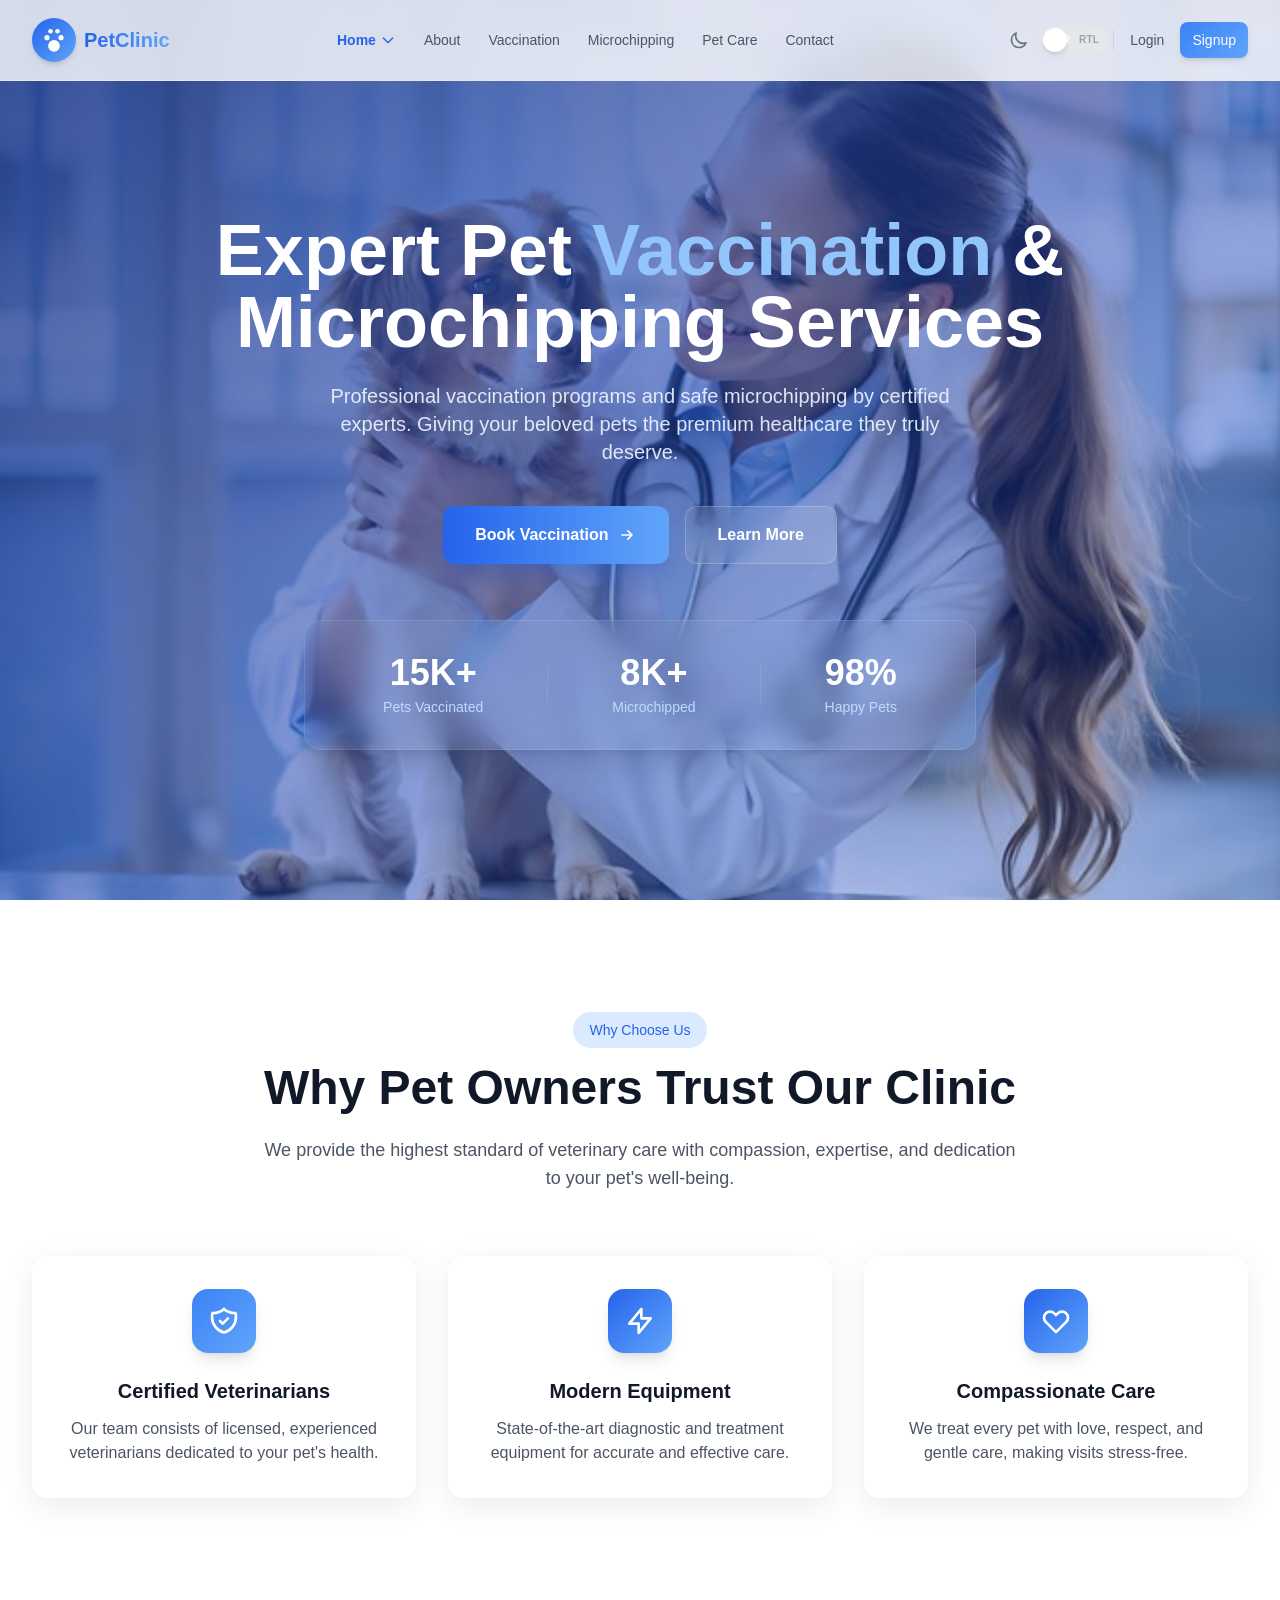
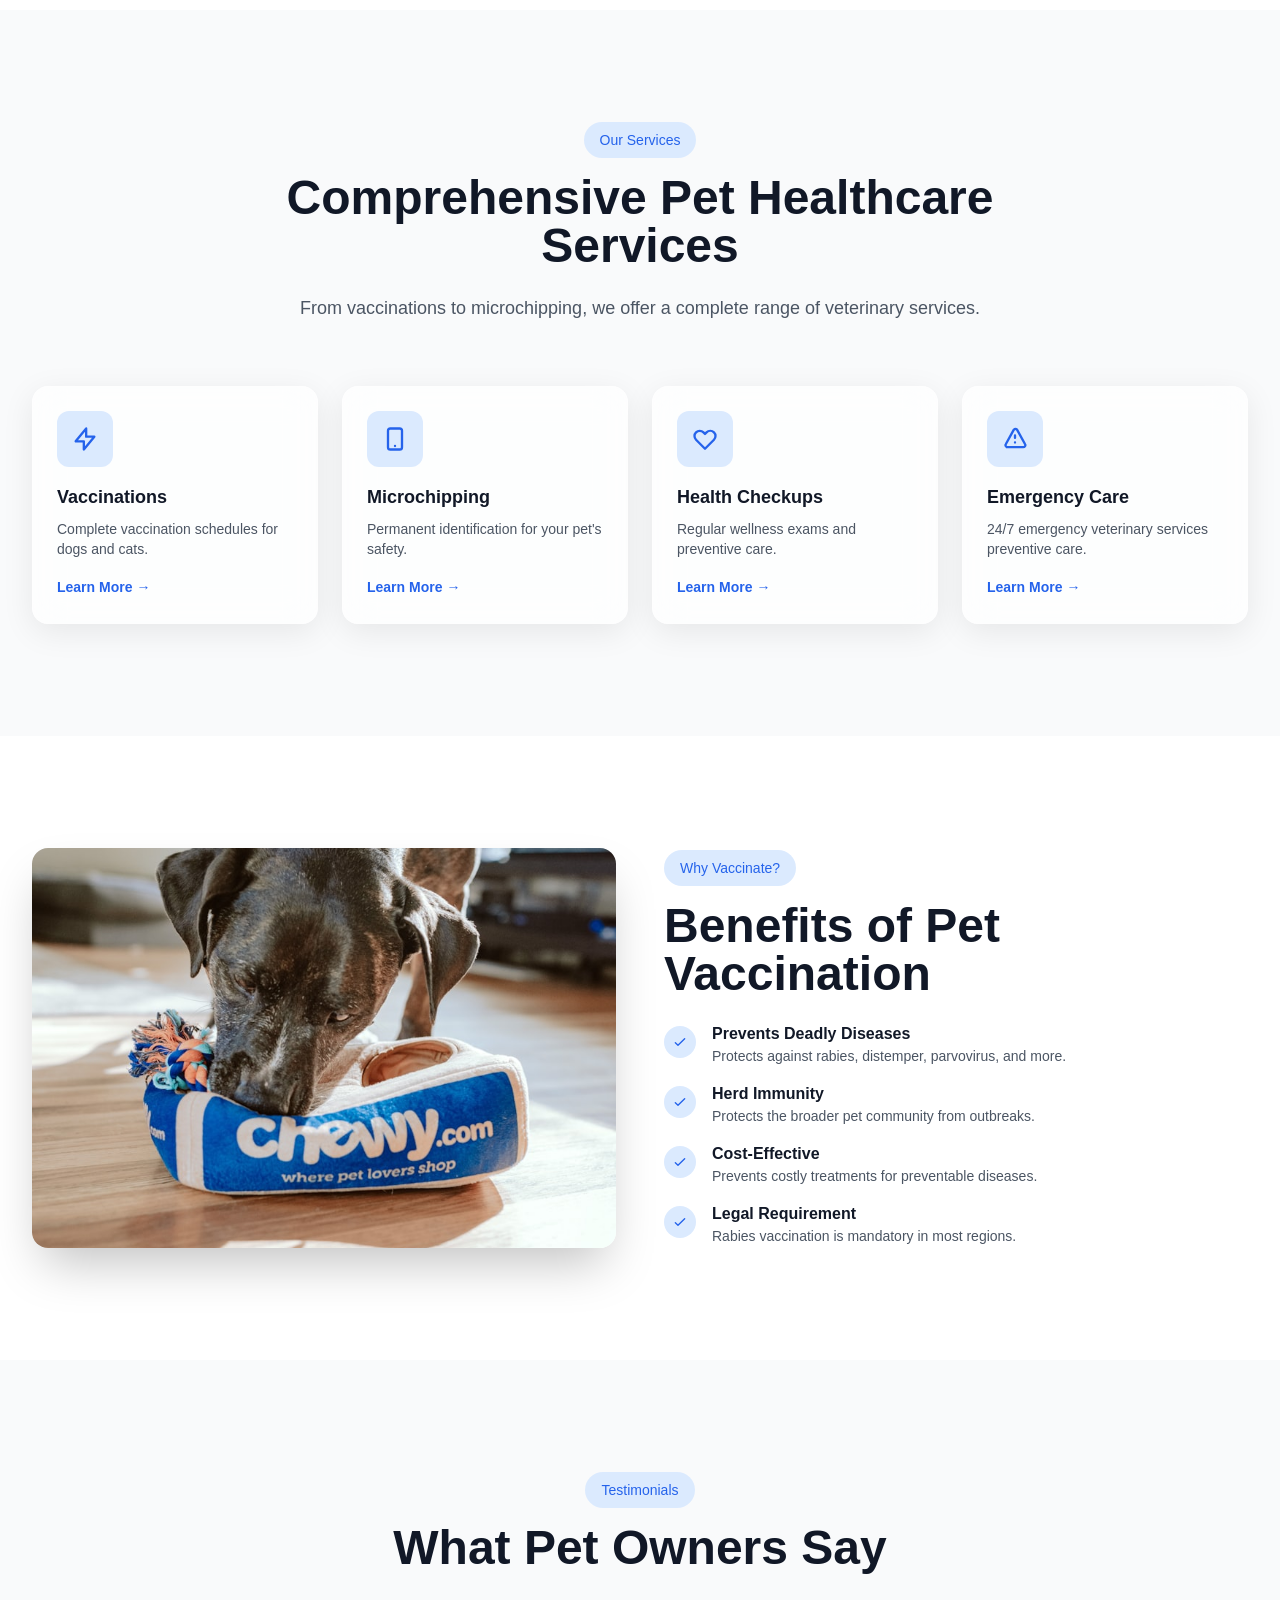
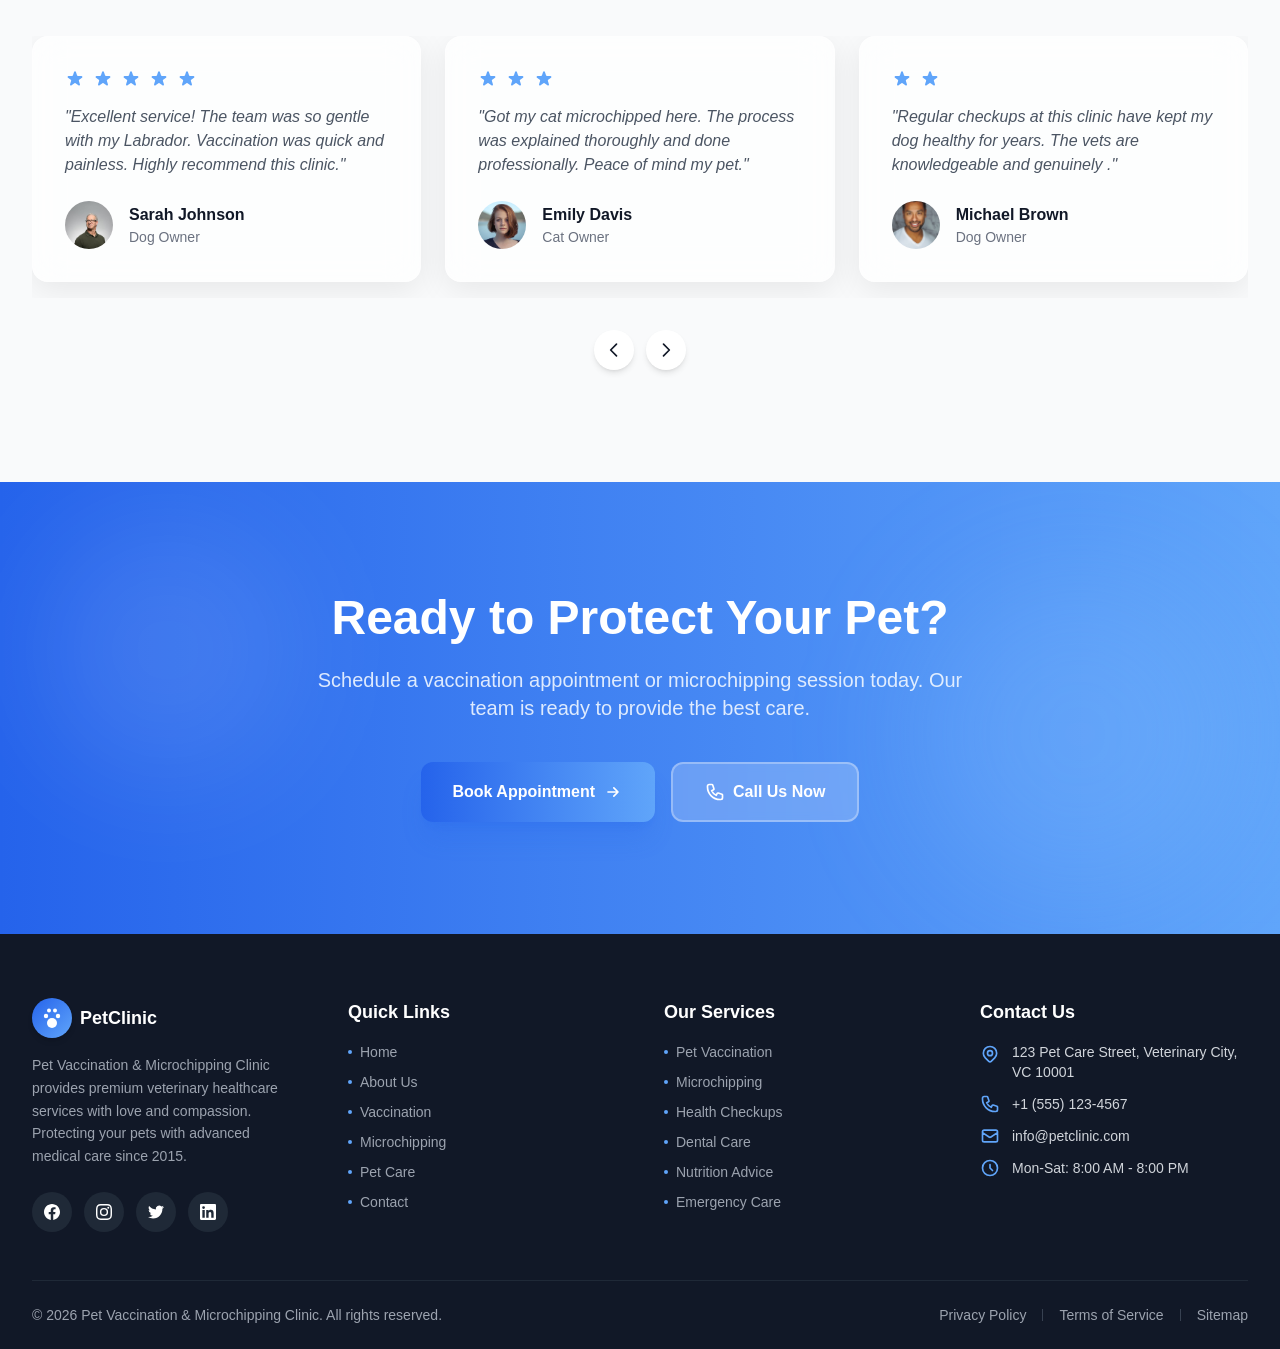
<file: index.html>
﻿<!DOCTYPE html>
<html lang="en">
<head>
  <meta charset="UTF-8">
  <meta name="viewport" content="width=device-width, initial-scale=1.0">
  <title>Pet Vaccination & Microchipping Clinic | Home</title>
  <link rel="icon" type="img/jpg" href="assets/images/logo.jpg">
  <meta name="description" content="Premium veterinary healthcare services. Pet vaccination, microchipping, health checkups, and more. Protect your pets with expert care.">
  <meta name="keywords" content="pet vaccination, microchipping, veterinary clinic, pet care, dog vaccination, cat vaccination">
  <link rel="canonical" href="https://petclinic.com/">
  <script src="tailwindcss.js"></script>
  <link rel="stylesheet" href="assets/fontawesome/css/all.min.css">
  <link href="https://unpkg.com/aos@2.3.1/dist/aos.css" rel="stylesheet">
  <link rel="stylesheet" href="css/styles.css">
  <link rel="stylesheet" href="assets/css/google-fonts.css">
  <script>
    tailwind.config = {
      darkMode: 'class',
      theme: {
        extend: {
          fontFamily: {
            sans: ['Inter', 'sans-serif'],
            display: ['Plus Jakarta Sans', 'sans-serif']
          },
          colors: {
            'brand-blue': {
              50: '#EFF6FF',
              100: '#DBEAFE',
              200: '#BFDBFE',
              300: '#93C5FD',
              400: '#60A5FA',
              500: '#3B82F6',
              600: '#2563EB',
              700: '#1D4ED8',
              800: '#1E40AF',
              900: '#1E3A8A',
            },
          }
        }
      }
    }
  </script>
</head>
<body class="bg-gray-50 dark:bg-gray-900 text-gray-900 dark:text-gray-100 font-sans">

  <div id="navbar"></div>

<!-- Hero Banner -->
<section class="relative min-h-screen flex items-center overflow-hidden pt-16 bg-cover bg-center bg-no-repeat" style="background-image: url('assets/images/home1-1.jpg');">
  
  <!-- Premium Background Overlays for High Readability -->
  <div class="absolute inset-0 bg-gradient-to-br from-brand-blue-900/90 via-brand-blue-800/55 to-brand-blue-700/25 dark:from-slate-900/95 dark:via-brand-blue-900/90 dark:to-brand-blue-900/80"></div>
  <div class="absolute inset-0 bg-grid opacity-10"></div>
  
  <!-- Glassmorphism Glowing Orbs -->
  <div class="absolute top-20 left-1/4 rtl:right-1/4 rtl:left-auto w-72 h-72 bg-brand-blue-500/10 rounded-full blur-3xl"></div>
  <div class="absolute bottom-20 right-1/4 rtl:left-1/4 rtl:right-auto w-96 h-96 bg-brand-blue-400/10 rounded-full blur-3xl"></div>

  <!-- Content Container -->
  <div class="relative max-w-5xl mx-auto px-4 sm:px-6 lg:px-8 py-20 md:py-32 text-center flex flex-col items-center justify-center z-10">
    
    <!-- Main Heading -->
    <h1 class="text-4xl sm:text-5xl md:text-6xl lg:text-7xl font-bold text-white leading-tight mb-6 max-w-4xl" data-aos="fade-up" data-aos-duration="1000" data-aos-delay="100">
      Expert Pet <span class="text-brand-blue-300 relative   after:-z-10">Vaccination</span> & Microchipping Services
    </h1>

    <!-- Subtitle (Content Concise) -->
    <p class="text-lg sm:text-xl text-brand-blue-50/90 mb-10 max-w-2xl leading-relaxed" data-aos="fade-up" data-aos-duration="1000" data-aos-delay="200">
      Professional vaccination programs and safe microchipping by certified experts. Giving your beloved pets the premium healthcare they truly deserve.
    </p>

    <!-- CTAs / Buttons -->
    <div class="flex flex-wrap gap-4 justify-center mb-14" data-aos="fade-up" data-aos-duration="1000" data-aos-delay="300">
      <a href="vaccination.html" class="inline-flex items-center px-8 py-4 bg-gradient-to-r from-brand-blue-600 to-brand-blue-400 text-white font-semibold rounded-xl shadow-xl shadow-brand-blue-600/20 hover:-translate-y-1 hover:shadow-2xl hover:shadow-brand-blue-600/30 transition-all duration-300 btn-primary">
        Book Vaccination
        <svg class="w-5 h-5 ml-2 rtl:mr-2 rtl:ml-0" fill="none" stroke="currentColor" viewBox="0 0 24 24">
          <path stroke-linecap="round" stroke-linejoin="round" stroke-width="2" d="M13 7l5 5m0 0l-5 5m5-5H6"/>
        </svg>
      </a>
      <a href="about.html" class="inline-flex items-center px-8 py-4 bg-white/10 backdrop-blur-md text-white border border-white/20 font-semibold rounded-xl hover:bg-white/20 transition-all duration-300">
        Learn More
      </a>
    </div>

    <!-- Stats / Counters (Centered Glassmorphism Card Style) -->
    <div class="flex items-center justify-center gap-8 sm:gap-16 p-6 sm:p-8 border border-white/10 bg-white/5 backdrop-blur-md rounded-2xl w-full max-w-2xl shadow-xl" data-aos="fade-up" data-aos-duration="1000" data-aos-delay="400">
      <div class="text-center">
        <div class="text-3xl sm:text-4xl font-bold text-white">15K+</div>
        <div class="text-xs sm:text-sm text-blue-200 mt-1">Pets Vaccinated</div>
      </div>
      <div class="w-px h-10 bg-white/10"></div>
      <div class="text-center">
        <div class="text-3xl sm:text-4xl font-bold text-white">8K+</div>
        <div class="text-xs sm:text-sm text-blue-200 mt-1">Microchipped</div>
      </div>
      <div class="w-px h-10 bg-white/10"></div>
      <div class="text-center">
        <div class="text-3xl sm:text-4xl font-bold text-white">98%</div>
        <div class="text-xs sm:text-sm text-blue-200 mt-1">Happy Pets</div>
      </div>
    </div>

  </div>
</section>

  <!-- Why Choose Us -->
  <section class="py-20 lg:py-28 bg-white dark:bg-gray-800/50">
    <div class="max-w-7xl mx-auto px-4 sm:px-6 lg:px-8">
      <div class="text-center max-w-3xl mx-auto mb-16" data-aos="fade-up">
        <span class="inline-block px-4 py-2 bg-brand-blue-100 dark:bg-brand-blue-900/50 text-brand-blue-600 dark:text-brand-blue-300 rounded-full text-sm font-medium mb-4">Why Choose Us</span>
        <h2 class="text-3xl sm:text-4xl lg:text-5xl font-bold text-gray-900 dark:text-white mb-6">Why Pet Owners Trust Our Clinic</h2>
        <p class="text-gray-600 dark:text-gray-400 text-lg">We provide the highest standard of veterinary care with compassion, expertise, and dedication to your pet's well-being.</p>
      </div>
      <div class="grid sm:grid-cols-2 lg:grid-cols-3 gap-8">
        <div class="glass-card rounded-2xl p-8 text-center card-hover" data-aos="fade-up" data-aos-delay="100">
          <div class="w-16 h-16 bg-gradient-to-br from-brand-blue-500 to-brand-blue-400 rounded-2xl flex items-center justify-center mx-auto mb-6 shadow-lg">
            <svg class="w-8 h-8 text-white" fill="none" stroke="currentColor" viewBox="0 0 24 24"><path stroke-linecap="round" stroke-linejoin="round" stroke-width="2" d="M9 12l2 2 4-4m5.618-4.016A11.955 11.955 0 0112 2.944a11.955 11.955 0 01-8.618 3.04A12.02 12.02 0 003 9c0 5.591 3.824 10.29 9 11.622 5.176-1.332 9-6.03 9-11.622 0-1.042-.133-2.052-.382-3.016z"/></svg>
          </div>
          <h3 class="text-xl font-bold text-gray-900 dark:text-white mb-3">Certified Veterinarians</h3>
          <p class="text-gray-600 dark:text-gray-400">Our team consists of licensed, experienced veterinarians dedicated to your pet's health.</p>
        </div>
        <div class="glass-card rounded-2xl p-8 text-center card-hover" data-aos="fade-up" data-aos-delay="200">
          <div class="w-16 h-16 bg-gradient-to-br from-brand-blue-600 to-brand-blue-400 rounded-2xl flex items-center justify-center mx-auto mb-6 shadow-lg">
            <svg class="w-8 h-8 text-white" fill="none" stroke="currentColor" viewBox="0 0 24 24"><path stroke-linecap="round" stroke-linejoin="round" stroke-width="2" d="M13 10V3L4 14h7v7l9-11h-7z"/></svg>
          </div>
          <h3 class="text-xl font-bold text-gray-900 dark:text-white mb-3">Modern Equipment</h3>
          <p class="text-gray-600 dark:text-gray-400">State-of-the-art diagnostic and treatment equipment for accurate and effective care.</p>
        </div>
        <div class="glass-card rounded-2xl p-8 text-center card-hover" data-aos="fade-up" data-aos-delay="300">
          <div class="w-16 h-16 bg-gradient-to-br from-brand-blue-600 to-brand-blue-400 rounded-2xl flex items-center justify-center mx-auto mb-6 shadow-lg">
            <svg class="w-8 h-8 text-white" fill="none" stroke="currentColor" viewBox="0 0 24 24"><path stroke-linecap="round" stroke-linejoin="round" stroke-width="2" d="M4.318 6.318a4.5 4.5 0 000 6.364L12 20.364l7.682-7.682a4.5 4.5 0 00-6.364-6.364L12 7.636l-1.318-1.318a4.5 4.5 0 00-6.364 0z"/></svg>
          </div>
          <h3 class="text-xl font-bold text-gray-900 dark:text-white mb-3">Compassionate Care</h3>
          <p class="text-gray-600 dark:text-gray-400">We treat every pet with love, respect, and gentle care, making visits stress-free.</p>
        </div>
      </div>
    </div>
  </section>

  <!-- Featured Services -->
  <section class="py-20 lg:py-28 bg-gray-50 dark:bg-gray-900">
    <div class="max-w-7xl mx-auto px-4 sm:px-6 lg:px-8">
      <div class="text-center max-w-3xl mx-auto mb-16" data-aos="fade-up">
        <span class="inline-block px-4 py-2 bg-brand-blue-100 dark:bg-brand-blue-900/50 text-brand-blue-600 dark:text-brand-blue-300 rounded-full text-sm font-medium mb-4">Our Services</span>
        <h2 class="text-3xl sm:text-4xl lg:text-5xl font-bold text-gray-900 dark:text-white mb-6">Comprehensive Pet Healthcare Services</h2>
        <p class="text-gray-600 dark:text-gray-400 text-lg">From vaccinations to microchipping, we offer a complete range of veterinary services.</p>
      </div>
      <div class="grid sm:grid-cols-2 lg:grid-cols-4 gap-6">
        <a href="vaccination.html" class="group glass-card rounded-2xl p-6 card-hover" data-aos="fade-up" data-aos-delay="100">
          <div class="w-14 h-14 bg-brand-blue-100 dark:bg-brand-blue-900/50 rounded-xl flex items-center justify-center mb-4 group-hover:scale-110 transition-transform duration-300">
            <svg class="w-7 h-7 text-brand-blue-600 dark:text-brand-blue-300" fill="none" stroke="currentColor" viewBox="0 0 24 24"><path stroke-linecap="round" stroke-linejoin="round" stroke-width="2" d="M13 10V3L4 14h7v7l9-11h-7z"/></svg>
          </div>
          <h3 class="text-lg font-bold text-gray-900 dark:text-white mb-2">Vaccinations</h3>
          <p class="text-sm text-gray-600 dark:text-gray-400 mb-4">Complete vaccination schedules for dogs and cats.</p>
          <span class="text-brand-blue-600 dark:text-brand-blue-400 text-sm font-semibold group-hover:gap-2 inline-flex items-center gap-1 transition-all">Learn More <span>&rarr;</span></span>
        </a>
        <a href="microchipping.html" class="group glass-card rounded-2xl p-6 card-hover" data-aos="fade-up" data-aos-delay="200">
          <div class="w-14 h-14 bg-brand-blue-100 dark:bg-brand-blue-900/50 rounded-xl flex items-center justify-center mb-4 group-hover:scale-110 transition-transform duration-300">
            <svg class="w-7 h-7 text-brand-blue-600 dark:text-brand-blue-300" fill="none" stroke="currentColor" viewBox="0 0 24 24"><path stroke-linecap="round" stroke-linejoin="round" stroke-width="2" d="M12 18h.01M8 21h8a2 2 0 002-2V5a2 2 0 00-2-2H8a2 2 0 00-2 2v14a2 2 0 002 2z"/></svg>
          </div>
          <h3 class="text-lg font-bold text-gray-900 dark:text-white mb-2">Microchipping</h3>
          <p class="text-sm text-gray-600 dark:text-gray-400 mb-4">Permanent identification for your pet's safety.</p>
          <span class="text-brand-blue-600 dark:text-brand-blue-400 text-sm font-semibold group-hover:gap-2 inline-flex items-center gap-1 transition-all">Learn More <span>&rarr;</span></span>
        </a>
        <a href="petcare.html" class="group glass-card rounded-2xl p-6 card-hover" data-aos="fade-up" data-aos-delay="300">
          <div class="w-14 h-14 bg-brand-blue-100 dark:bg-brand-blue-900/50 rounded-xl flex items-center justify-center mb-4 group-hover:scale-110 transition-transform duration-300">
            <svg class="w-7 h-7 text-brand-blue-600 dark:text-brand-blue-300" fill="none" stroke="currentColor" viewBox="0 0 24 24"><path stroke-linecap="round" stroke-linejoin="round" stroke-width="2" d="M4.318 6.318a4.5 4.5 0 000 6.364L12 20.364l7.682-7.682a4.5 4.5 0 00-6.364-6.364L12 7.636l-1.318-1.318a4.5 4.5 0 00-6.364 0z"/></svg>
          </div>
          <h3 class="text-lg font-bold text-gray-900 dark:text-white mb-2">Health Checkups</h3>
          <p class="text-sm text-gray-600 dark:text-gray-400 mb-4">Regular wellness exams and preventive care.</p>
          <span class="text-brand-blue-600 dark:text-brand-blue-400 text-sm font-semibold group-hover:gap-2 inline-flex items-center gap-1 transition-all">Learn More <span>&rarr;</span></span>
        </a>
        <a href="petcare.html#emergency" class="group glass-card rounded-2xl p-6 card-hover" data-aos="fade-up" data-aos-delay="400">
          <div class="w-14 h-14 bg-brand-blue-100 dark:bg-brand-blue-900/50 rounded-xl flex items-center justify-center mb-4 group-hover:scale-110 transition-transform duration-300">
            <svg class="w-7 h-7 text-brand-blue-600 dark:text-brand-blue-300" fill="none" stroke="currentColor" viewBox="0 0 24 24"><path stroke-linecap="round" stroke-linejoin="round" stroke-width="2" d="M12 9v2m0 4h.01m-6.938 4h13.856c1.54 0 2.502-1.667 1.732-2.5L13.732 4c-.77-.833-1.964-.833-2.732 0L4.082 16.5c-.77.833.192 2.5 1.732 2.5z"/></svg>
          </div>
          <h3 class="text-lg font-bold text-gray-900 dark:text-white mb-2">Emergency Care</h3>
          <p class="text-sm text-gray-600 dark:text-gray-400 mb-4">24/7 emergency veterinary services preventive care.</p>
          <span class="text-brand-blue-600 dark:text-brand-blue-400 text-sm font-semibold group-hover:gap-2 inline-flex items-center gap-1 transition-all">Learn More <span>&rarr;</span></span>
        </a>
      </div>
    </div>
  </section>

  <!-- Vaccination Benefits -->
  <section class="py-20 lg:py-28 bg-white dark:bg-gray-800/50">
    <div class="max-w-7xl mx-auto px-4 sm:px-6 lg:px-8">
      <div class="grid lg:grid-cols-2 gap-12 items-center">
        <div data-aos="fade-right">
          <img src="assets/images/photo-1601758228041-f3b2795255f1.jpg" alt="Pet vaccination" class="rounded-2xl shadow-2xl w-full h-[400px] object-cover">
        </div>
        <div data-aos="fade-left">
          <span class="inline-block px-4 py-2 bg-blue-100 dark:bg-blue-900/50 text-brand-blue-600 dark:text-brand-blue-300 rounded-full text-sm font-medium mb-4">Why Vaccinate?</span>
          <h2 class="text-3xl sm:text-4xl lg:text-5xl font-bold text-gray-900 dark:text-white mb-6">Benefits of Pet Vaccination</h2>
          <div class="space-y-4">
            <div class="flex items-start gap-4">
              <div class="w-8 h-8 bg-brand-blue-100 dark:bg-brand-blue-900/50 rounded-full flex items-center justify-center shrink-0 mt-1">
                <svg class="w-4 h-4 text-brand-blue-600" fill="none" stroke="currentColor" viewBox="0 0 24 24"><path stroke-linecap="round" stroke-linejoin="round" stroke-width="2" d="M5 13l4 4L19 7"/></svg>
              </div>
              <div><h4 class="font-semibold text-gray-900 dark:text-white">Prevents Deadly Diseases</h4><p class="text-sm text-gray-600 dark:text-gray-400">Protects against rabies, distemper, parvovirus, and more.</p></div>
            </div>
            <div class="flex items-start gap-4">
              <div class="w-8 h-8 bg-brand-blue-100 dark:bg-brand-blue-900/50 rounded-full flex items-center justify-center shrink-0 mt-1">
                <svg class="w-4 h-4 text-brand-blue-600" fill="none" stroke="currentColor" viewBox="0 0 24 24"><path stroke-linecap="round" stroke-linejoin="round" stroke-width="2" d="M5 13l4 4L19 7"/></svg>
              </div>
              <div><h4 class="font-semibold text-gray-900 dark:text-white">Herd Immunity</h4><p class="text-sm text-gray-600 dark:text-gray-400">Protects the broader pet community from outbreaks.</p></div>
            </div>
            <div class="flex items-start gap-4">
              <div class="w-8 h-8 bg-brand-blue-100 dark:bg-brand-blue-900/50 rounded-full flex items-center justify-center shrink-0 mt-1">
                <svg class="w-4 h-4 text-brand-blue-600" fill="none" stroke="currentColor" viewBox="0 0 24 24"><path stroke-linecap="round" stroke-linejoin="round" stroke-width="2" d="M5 13l4 4L19 7"/></svg>
              </div>
              <div><h4 class="font-semibold text-gray-900 dark:text-white">Cost-Effective</h4><p class="text-sm text-gray-600 dark:text-gray-400">Prevents costly treatments for preventable diseases.</p></div>
            </div>
            <div class="flex items-start gap-4">
              <div class="w-8 h-8 bg-brand-blue-100 dark:bg-brand-blue-900/50 rounded-full flex items-center justify-center shrink-0 mt-1">
                <svg class="w-4 h-4 text-brand-blue-600" fill="none" stroke="currentColor" viewBox="0 0 24 24"><path stroke-linecap="round" stroke-linejoin="round" stroke-width="2" d="M5 13l4 4L19 7"/></svg>
              </div>
              <div><h4 class="font-semibold text-gray-900 dark:text-white">Legal Requirement</h4><p class="text-sm text-gray-600 dark:text-gray-400">Rabies vaccination is mandatory in most regions.</p></div>
            </div>
          </div>
        </div>
      </div>
    </div>
  </section>

  <!-- Testimonials Slider -->
  <section class="py-20 lg:py-28 bg-gray-50 dark:bg-gray-900">
    <div class="max-w-7xl mx-auto px-4 sm:px-6 lg:px-8">
      <div class="text-center max-w-3xl mx-auto mb-16" data-aos="fade-up">
        <span class="inline-block px-4 py-2 bg-brand-blue-100 dark:bg-brand-blue-900/50 text-brand-blue-600 dark:text-brand-blue-300 rounded-full text-sm font-medium mb-4">Testimonials</span>
        <h2 class="text-3xl sm:text-4xl lg:text-5xl font-bold text-gray-900 dark:text-white mb-6">What Pet Owners Say</h2>
      </div>
      <div class="relative" data-aos="fade-up">
        <div class="testimonial-slider flex gap-6 overflow-x-auto pb-4 snap-x snap-mandatory" id="testimonialSlider">
          <div class="snap-start shrink-0 w-full sm:w-[calc(50%-12px)] lg:w-[calc(33.333%-16px)] glass-card rounded-2xl p-8">
            <div class="flex items-center gap-2 mb-4">
              <svg class="w-5 h-5 text-brand-blue-400" fill="currentColor" viewBox="0 0 20 20"><path d="M9.049 2.927c.3-.921 1.603-.921 1.902 0l1.07 3.292a1 1 0 00.95.69h3.462c.969 0 1.371 1.24.588 1.81l-2.8 2.034a1 1 0 00-.364 1.118l1.07 3.292c.3.921-.755 1.688-1.54 1.118l-2.8-2.034a1 1 0 00-1.175 0l-2.8 2.034c-.784.57-1.838-.197-1.539-1.118l1.07-3.292a1 1 0 00-.364-1.118L2.98 8.72c-.783-.57-.38-1.81.588-1.81h3.461a1 1 0 00.951-.69l1.07-3.292z"/></svg>
              <svg class="w-5 h-5 text-brand-blue-400" fill="currentColor" viewBox="0 0 20 20"><path d="M9.049 2.927c.3-.921 1.603-.921 1.902 0l1.07 3.292a1 1 0 00.95.69h3.462c.969 0 1.371 1.24.588 1.81l-2.8 2.034a1 1 0 00-.364 1.118l1.07 3.292c.3.921-.755 1.688-1.54 1.118l-2.8-2.034a1 1 0 00-1.175 0l-2.8 2.034c-.784.57-1.838-.197-1.539-1.118l1.07-3.292a1 1 0 00-.364-1.118L2.98 8.72c-.783-.57-.38-1.81.588-1.81h3.461a1 1 0 00.951-.69l1.07-3.292z"/></svg>
              <svg class="w-5 h-5 text-brand-blue-400" fill="currentColor" viewBox="0 0 20 20"><path d="M9.049 2.927c.3-.921 1.603-.921 1.902 0l1.07 3.292a1 1 0 00.95.69h3.462c.969 0 1.371 1.24.588 1.81l-2.8 2.034a1 1 0 00-.364 1.118l1.07 3.292c.3.921-.755 1.688-1.54 1.118l-2.8-2.034a1 1 0 00-1.175 0l-2.8 2.034c-.784.57-1.838-.197-1.539-1.118l1.07-3.292a1 1 0 00-.364-1.118L2.98 8.72c-.783-.57-.38-1.81.588-1.81h3.461a1 1 0 00.951-.69l1.07-3.292z"/></svg>
              <svg class="w-5 h-5 text-brand-blue-400" fill="currentColor" viewBox="0 0 20 20"><path d="M9.049 2.927c.3-.921 1.603-.921 1.902 0l1.07 3.292a1 1 0 00.95.69h3.462c.969 0 1.371 1.24.588 1.81l-2.8 2.034a1 1 0 00-.364 1.118l1.07 3.292c.3.921-.755 1.688-1.54 1.118l-2.8-2.034a1 1 0 00-1.175 0l-2.8 2.034c-.784.57-1.838-.197-1.539-1.118l1.07-3.292a1 1 0 00-.364-1.118L2.98 8.72c-.783-.57-.38-1.81.588-1.81h3.461a1 1 0 00.951-.69l1.07-3.292z"/></svg>
              <svg class="w-5 h-5 text-brand-blue-400" fill="currentColor" viewBox="0 0 20 20"><path d="M9.049 2.927c.3-.921 1.603-.921 1.902 0l1.07 3.292a1 1 0 00.95.69h3.462c.969 0 1.371 1.24.588 1.81l-2.8 2.034a1 1 0 00-.364 1.118l1.07 3.292c.3.921-.755 1.688-1.54 1.118l-2.8-2.034a1 1 0 00-1.175 0l-2.8 2.034c-.784.57-1.838-.197-1.539-1.118l1.07-3.292a1 1 0 00-.364-1.118L2.98 8.72c-.783-.57-.38-1.81.588-1.81h3.461a1 1 0 00.951-.69l1.07-3.292z"/></svg>
            </div>
            <p class="text-gray-600 dark:text-gray-400 mb-6 italic">"Excellent service! The team was so gentle with my Labrador. Vaccination was quick and painless. Highly recommend this clinic."</p>
            <div class="flex items-center gap-4">
              <img src="assets/images/photo-1472099645785-5658abf4ff4e.jpg" alt="Sarah" class="w-12 h-12 rounded-full object-cover">
              <div><div class="font-semibold text-gray-900 dark:text-white">Sarah Johnson</div><div class="text-sm text-gray-500">Dog Owner</div></div>
            </div>
          </div>
          <div class="snap-start shrink-0 w-full sm:w-[calc(50%-12px)] lg:w-[calc(33.333%-16px)] glass-card rounded-2xl p-8">
            <div class="flex items-center gap-2 mb-4">
              <svg class="w-5 h-5 text-brand-blue-400" fill="currentColor" viewBox="0 0 20 20"><path d="M9.049 2.927c.3-.921 1.603-.921 1.902 0l1.07 3.292a1 1 0 00.95.69h3.462c.969 0 1.371 1.24.588 1.81l-2.8 2.034a1 1 0 00-.364 1.118l1.07 3.292c.3.921-.755 1.688-1.54 1.118l-2.8-2.034a1 1 0 00-1.175 0l-2.8 2.034c-.784.57-1.838-.197-1.539-1.118l1.07-3.292a1 1 0 00-.364-1.118L2.98 8.72c-.783-.57-.38-1.81.588-1.81h3.461a1 1 0 00.951-.69l1.07-3.292z"/></svg>
              <svg class="w-5 h-5 text-brand-blue-400" fill="currentColor" viewBox="0 0 20 20"><path d="M9.049 2.927c.3-.921 1.603-.921 1.902 0l1.07 3.292a1 1 0 00.95.69h3.462c.969 0 1.371 1.24.588 1.81l-2.8 2.034a1 1 0 00-.364 1.118l1.07 3.292c.3.921-.755 1.688-1.54 1.118l-2.8-2.034a1 1 0 00-1.175 0l-2.8 2.034c-.784.57-1.838-.197-1.539-1.118l1.07-3.292a1 1 0 00-.364-1.118L2.98 8.72c-.783-.57-.38-1.81.588-1.81h3.461a1 1 0 00.951-.69l1.07-3.292z"/></svg>
              <svg class="w-5 h-5 text-brand-blue-400" fill="currentColor" viewBox="0 0 20 20"><path d="M9.049 2.927c.3-.921 1.603-.921 1.902 0l1.07 3.292a1 1 0 00.95.69h3.462c.969 0 1.371 1.24.588 1.81l-2.8 2.034a1 1 0 00-.364 1.118l1.07 3.292c.3.921-.755 1.688-1.54 1.118l-2.8-2.034a1 1 0 00-1.175 0l-2.8 2.034c-.784.57-1.838-.197-1.539-1.118l1.07-3.292a1 1 0 00-.364-1.118L2.98 8.72c-.783-.57-.38-1.81.588-1.81h3.461a1 1 0 00.951-.69l1.07-3.292z"/></svg>
            </div>
            <p class="text-gray-600 dark:text-gray-400 mb-6 italic">"Got my cat microchipped here. The process was explained thoroughly and done professionally. Peace of mind my pet."</p>
            <div class="flex items-center gap-4">
              <img src="assets/images/photo-1438761681033-6461ffad8d80.jpg" alt="Emily" class="w-12 h-12 rounded-full object-cover">
              <div><div class="font-semibold text-gray-900 dark:text-white">Emily Davis</div><div class="text-sm text-gray-500">Cat Owner</div></div>
            </div>
          </div>
          <div class="snap-start shrink-0 w-full sm:w-[calc(50%-12px)] lg:w-[calc(33.333%-16px)] glass-card rounded-2xl p-8">
            <div class="flex items-center gap-2 mb-4">
              <svg class="w-5 h-5 text-brand-blue-400" fill="currentColor" viewBox="0 0 20 20"><path d="M9.049 2.927c.3-.921 1.603-.921 1.902 0l1.07 3.292a1 1 0 00.95.69h3.462c.969 0 1.371 1.24.588 1.81l-2.8 2.034a1 1 0 00-.364 1.118l1.07 3.292c.3.921-.755 1.688-1.54 1.118l-2.8-2.034a1 1 0 00-1.175 0l-2.8 2.034c-.784.57-1.838-.197-1.539-1.118l1.07-3.292a1 1 0 00-.364-1.118L2.98 8.72c-.783-.57-.38-1.81.588-1.81h3.461a1 1 0 00.951-.69l1.07-3.292z"/></svg>
              <svg class="w-5 h-5 text-brand-blue-400" fill="currentColor" viewBox="0 0 20 20"><path d="M9.049 2.927c.3-.921 1.603-.921 1.902 0l1.07 3.292a1 1 0 00.95.69h3.462c.969 0 1.371 1.24.588 1.81l-2.8 2.034a1 1 0 00-.364 1.118l1.07 3.292c.3.921-.755 1.688-1.54 1.118l-2.8-2.034a1 1 0 00-1.175 0l-2.8 2.034c-.784.57-1.838-.197-1.539-1.118l1.07-3.292a1 1 0 00-.364-1.118L2.98 8.72c-.783-.57-.38-1.81.588-1.81h3.461a1 1 0 00.951-.69l1.07-3.292z"/></svg>
            </div>
            <p class="text-gray-600 dark:text-gray-400 mb-6 italic">"Regular checkups at this clinic have kept my dog healthy for years. The vets are knowledgeable and genuinely ."</p>
            <div class="flex items-center gap-4">
              <img src="assets/images/photo-1507003211169-0a1dd7228f2d.jpg" alt="Michael" class="w-12 h-12 rounded-full object-cover">
              <div><div class="font-semibold text-gray-900 dark:text-white">Michael Brown</div><div class="text-sm text-gray-500">Dog Owner</div></div>
            </div>
          </div>
        </div>
        <div class="flex justify-center gap-3 mt-8">
          <button class="w-10 h-10 rounded-full bg-white dark:bg-gray-800 shadow-md flex items-center justify-center hover:bg-brand-blue-500 hover:text-white transition-all" onclick="scrollSlider(-400)">
            <svg class="w-5 h-5" fill="none" stroke="currentColor" viewBox="0 0 24 24"><path stroke-linecap="round" stroke-linejoin="round" stroke-width="2" d="M15 19l-7-7 7-7"/></svg>
          </button>
          <button class="w-10 h-10 rounded-full bg-white dark:bg-gray-800 shadow-md flex items-center justify-center hover:bg-brand-blue-500 hover:text-white transition-all" onclick="scrollSlider(400)">
            <svg class="w-5 h-5" fill="none" stroke="currentColor" viewBox="0 0 24 24"><path stroke-linecap="round" stroke-linejoin="round" stroke-width="2" d="M9 5l7 7-7 7"/></svg>
          </button>
        </div>
      </div>
    </div>
  </section>

  <!-- Appointment CTA -->
  <section class="py-20 lg:py-28 relative overflow-hidden">
    <div class="absolute inset-0 bg-gradient-to-r from-brand-blue-600 to-brand-blue-400"></div>
    <div class="absolute inset-0 bg-grid opacity-10"></div>
    <div class="absolute top-10 left-10 rtl:right-10 rtl:left-auto w-64 h-64 bg-white/10 rounded-full blur-3xl"></div>
    <div class="absolute bottom-10 right-10 rtl:left-10 rtl:right-auto w-80 h-80 bg-brand-blue-300/20 rounded-full blur-3xl"></div>
    <div class="relative max-w-4xl mx-auto px-4 sm:px-6 lg:px-8 text-center" data-aos="fade-up">
      <h2 class="text-3xl sm:text-4xl lg:text-5xl font-bold text-white mb-6">Ready to Protect Your Pet?</h2>
      <p class="text-xl text-blue-50/90 mb-10 max-w-2xl mx-auto">Schedule a vaccination appointment or microchipping session today. Our team is ready to provide the best care.</p>
      <div class="flex flex-wrap justify-center gap-4">
        <a href="contact.html" class="inline-flex items-center px-8 py-4 bg-gradient-to-r from-brand-blue-600 to-brand-blue-400 text-white font-semibold rounded-xl shadow-xl shadow-blue-600/20 hover:-translate-y-1 hover:shadow-2xl hover:shadow-blue-600/30 transition-all duration-300 btn-primary">
          Book Appointment
          <svg class="w-5 h-5 ml-2 rtl:mr-2 rtl:ml-0" fill="none" stroke="currentColor" viewBox="0 0 24 24"><path stroke-linecap="round" stroke-linejoin="round" stroke-width="2" d="M13 7l5 5m0 0l-5 5m5-5H6"/></svg>
        </a>
        <a href="tel:+15551234567" class="inline-flex items-center px-8 py-4 bg-white/20 backdrop-blur-sm text-white border-2 border-white/30 font-semibold rounded-xl hover:bg-white/30 transition-all duration-300">
          <svg class="w-5 h-5 mr-2 rtl:ml-2 rtl:mr-0" fill="none" stroke="currentColor" viewBox="0 0 24 24"><path stroke-linecap="round" stroke-linejoin="round" stroke-width="2" d="M3 5a2 2 0 012-2h3.28a1 1 0 01.948.684l1.498 4.493a1 1 0 01-.502 1.21l-2.257 1.13a11.042 11.042 0 005.516 5.516l1.13-2.257a1 1 0 011.21-.502l4.493 1.498a1 1 0 01.684.949V19a2 2 0 01-2 2h-1C9.716 21 3 14.284 3 6V5z"/></svg>
          Call Us Now
        </a>
      </div>
    </div>
  </section>

  <div id="footer"></div>

  <script src="https://unpkg.com/aos@2.3.1/dist/aos.js"></script>
  <script>
    function scrollSlider(amount) {
      const slider = document.getElementById('testimonialSlider');
      const dir = document.documentElement.getAttribute('dir') || 'ltr';
      slider.scrollBy({ left: dir === 'rtl' ? -amount : amount, behavior: 'smooth' });
    }
    AOS.init();
  </script>
  <script src="js/darkmode.js" defer></script>
  <script src="js/navbar.js" defer></script>
  <script src="js/footer.js" defer></script>
  <script src="js/main.js" defer></script>
</body>
</html>
</file>
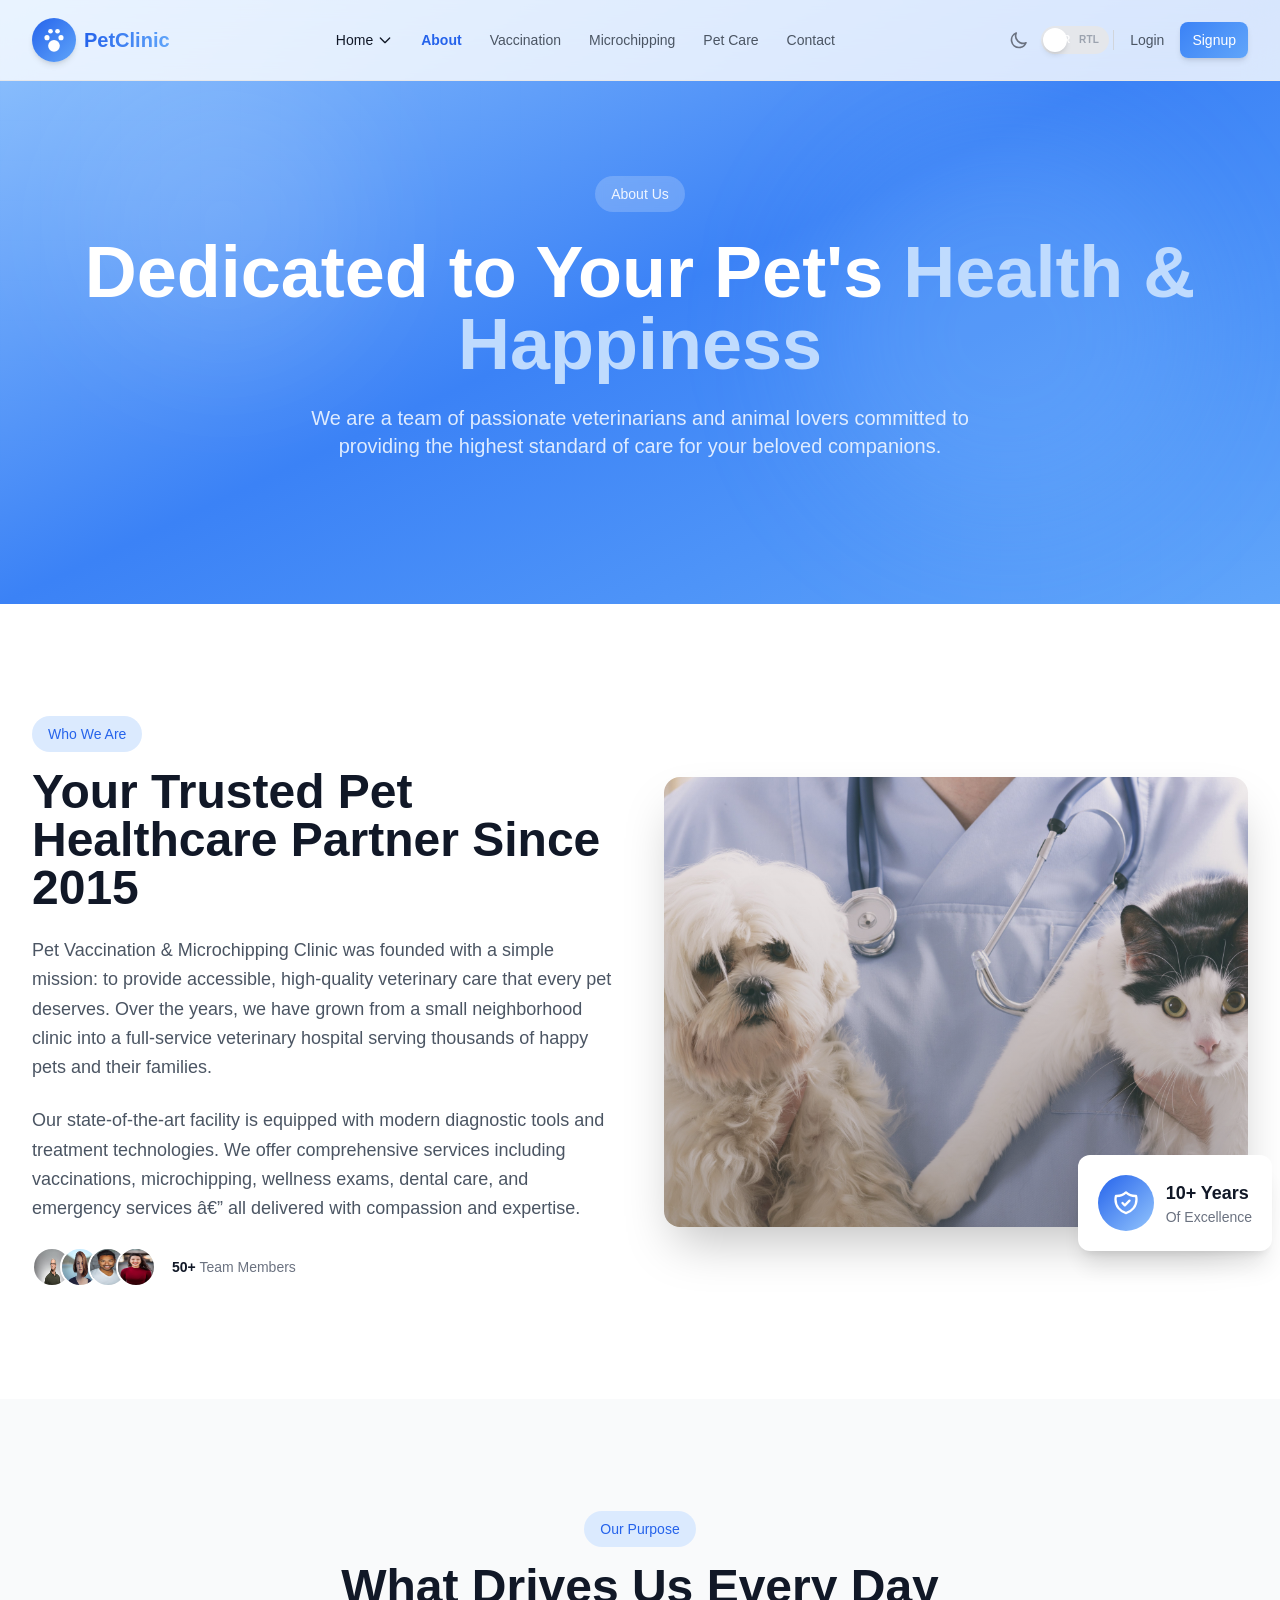
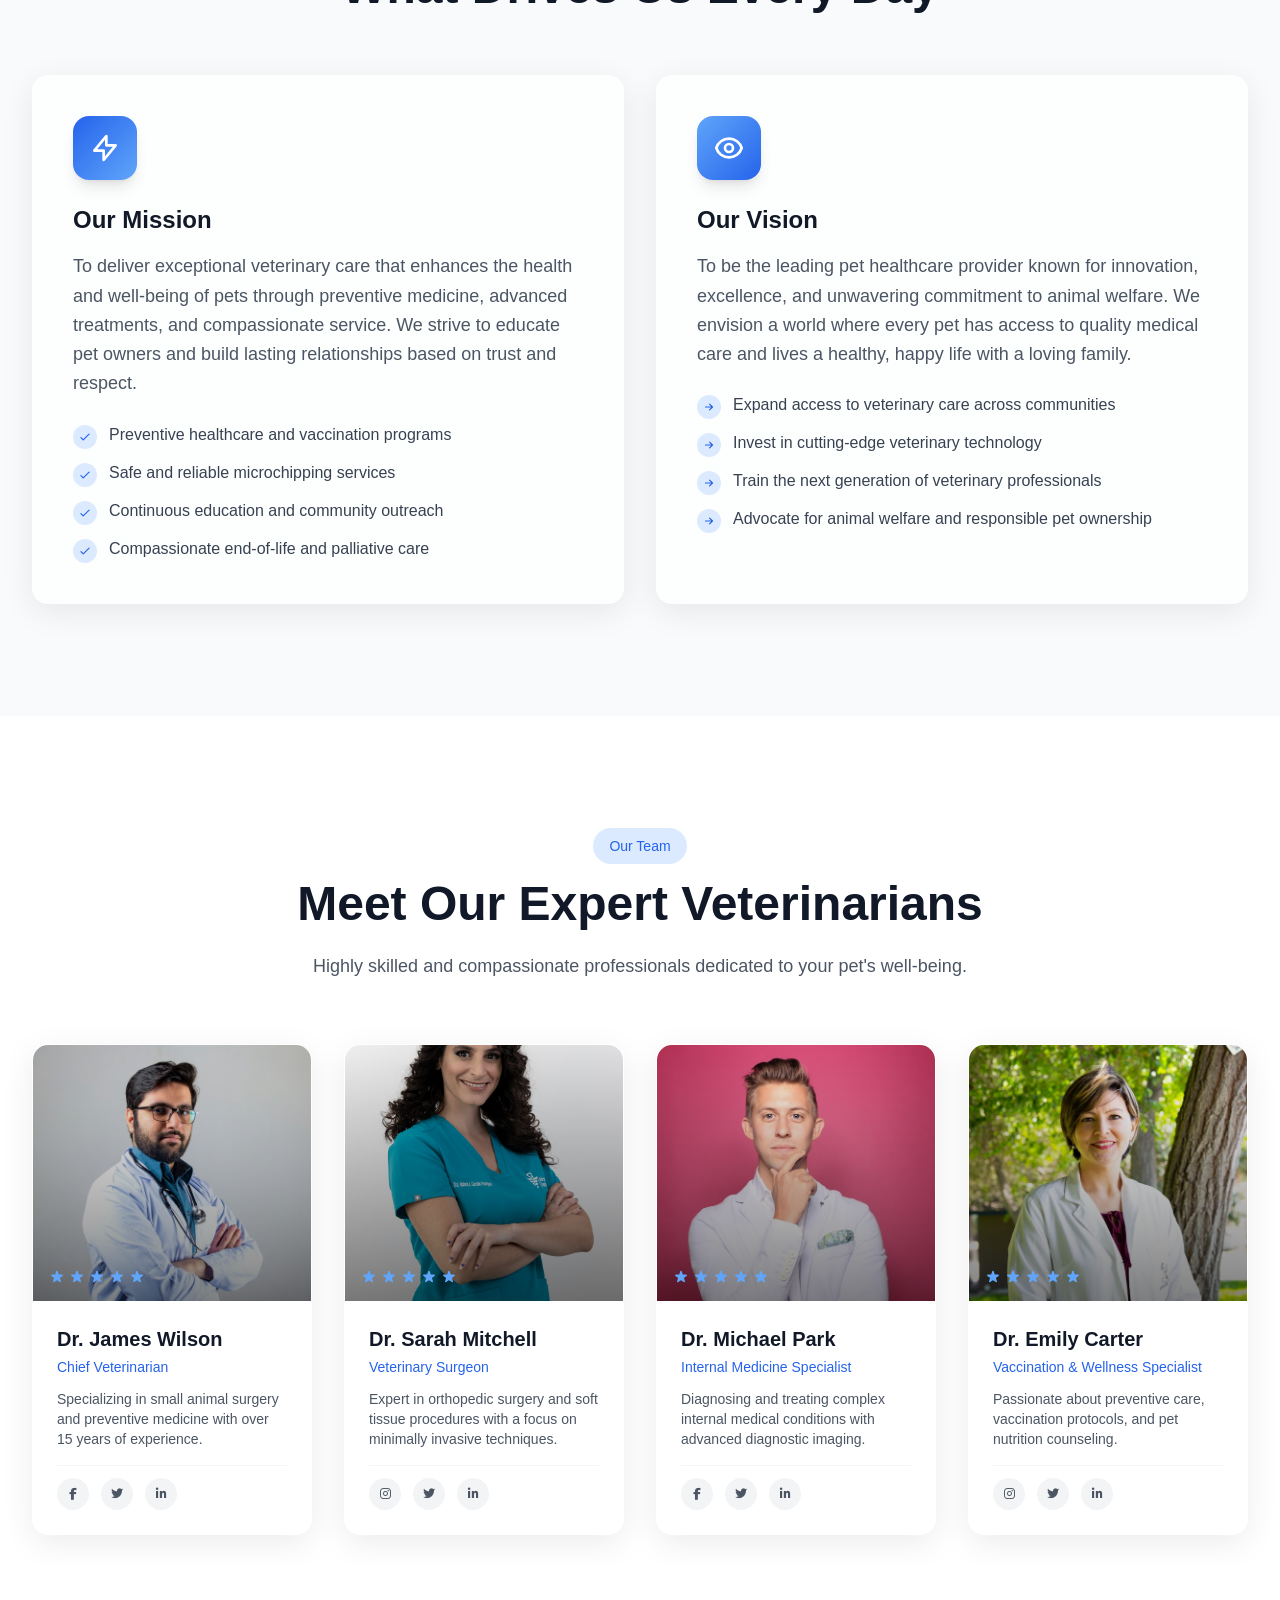
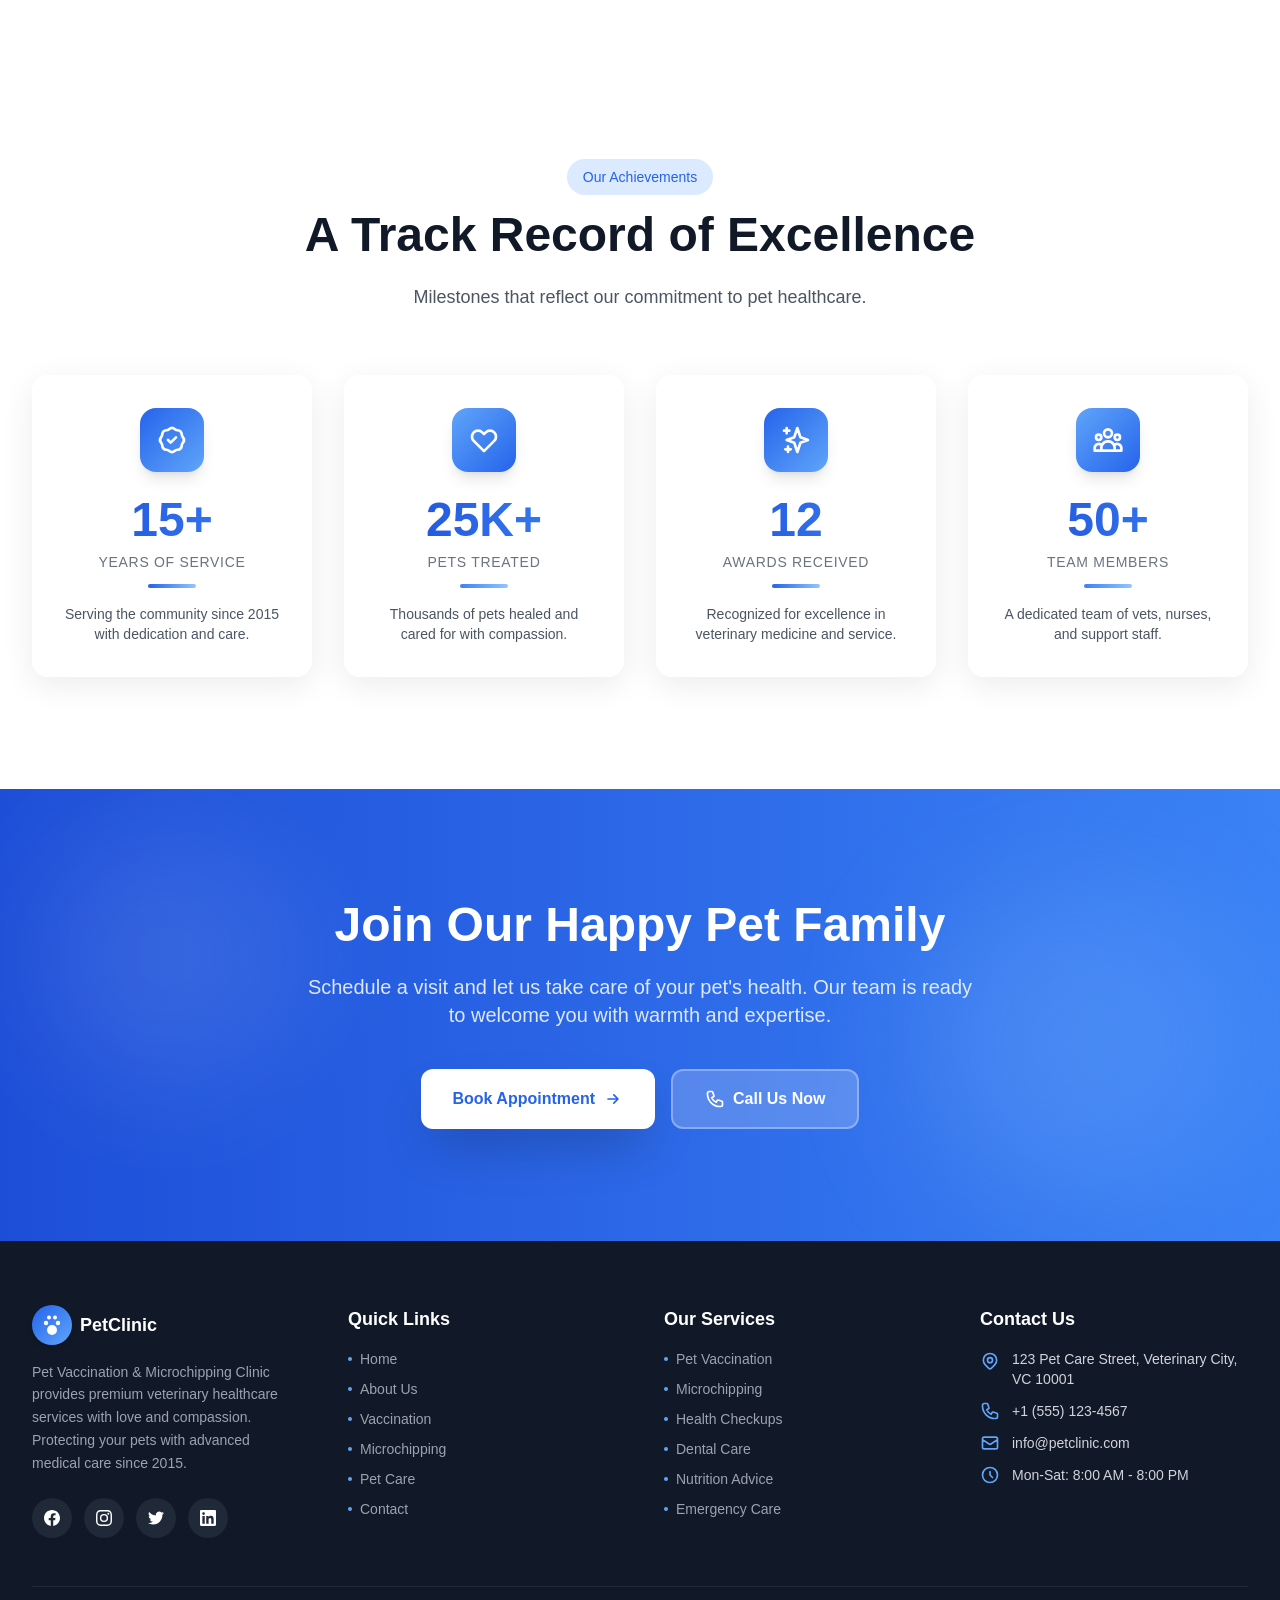
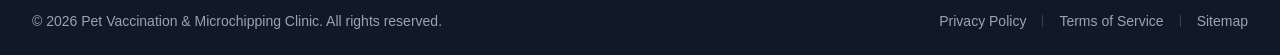
<file: about.html>
﻿<!DOCTYPE html>
<html lang="en">
<head>
  <meta charset="UTF-8">
  <meta name="viewport" content="width=device-width, initial-scale=1.0">
  <title>Pet Vaccination & Microchipping Clinic | About Us</title>
  <link rel="icon" type="img/jpg" href="assets/images/logo.jpg">
  <meta name="description" content="Learn about Pet Vaccination & Microchipping Clinic. Our mission, vision, expert veterinarians, gallery, and achievements in pet healthcare.">
  <meta name="keywords" content="about pet clinic, veterinary team, pet care mission, vet doctors, pet clinic achievements">
  <link rel="canonical" href="https://petclinic.com/about.html">
  <script src="tailwindcss.js"></script>
  <link rel="stylesheet" href="assets/fontawesome/css/all.min.css">
  <link href="https://unpkg.com/aos@2.3.1/dist/aos.css" rel="stylesheet">
  <link rel="stylesheet" href="css/styles.css">
  <link rel="stylesheet" href="assets/css/google-fonts.css">
  <script>
    tailwind.config = {
      darkMode: 'class',
      theme: {
        extend: {
          fontFamily: {
            sans: ['Inter', 'sans-serif'],
            display: ['Plus Jakarta Sans', 'sans-serif']
          },
          colors: {
            'brand-blue': {
              50: '#EFF6FF',
              100: '#DBEAFE',
              200: '#BFDBFE',
              300: '#93C5FD',
              400: '#60A5FA',
              500: '#3B82F6',
              600: '#2563EB',
              700: '#1D4ED8',
              800: '#1E40AF',
              900: '#1E3A8A',
            },
          }
        }
      }
    }
  </script>
</head>
<body class="bg-gray-50 dark:bg-gray-900 text-gray-900 dark:text-gray-100 font-sans">

  <div id="navbar"></div>

  <!-- Hero Banner -->
  <section class="relative min-h-[60vh] flex items-center overflow-hidden pt-16">
    <div class="absolute inset-0 bg-gradient-to-br from-brand-blue-300 via-brand-blue-500 to-brand-blue-400 dark:from-brand-blue-900 dark:via-brand-blue-800 dark:to-brand-blue-800"></div>
    <div class="absolute inset-0 bg-grid opacity-20"></div>
    <div class="absolute top-20 left-20 rtl:right-20 rtl:left-auto w-72 h-72 bg-white/10 rounded-full blur-3xl"></div>
    <div class="absolute bottom-20 right-20 rtl:left-20 rtl:right-auto w-96 h-96 bg-brand-blue-300/20 rounded-full blur-3xl"></div>
    <div class="relative max-w-7xl mx-auto px-4 sm:px-6 lg:px-8 py-20 md:py-28">
      <div class="text-center" data-aos="fade-up" data-aos-duration="1000">
        <span class="inline-block px-4 py-2 bg-white/20 backdrop-blur-sm rounded-full text-white/90 text-sm font-medium mb-6">About Us</span>
        <h1 class="text-4xl sm:text-5xl md:text-6xl lg:text-7xl font-bold text-white leading-tight mb-6">
          Dedicated to Your Pet's <span class="text-brand-blue-200">Health & Happiness</span>
        </h1>
        <p class="text-lg sm:text-xl text-brand-blue-50/90 mb-8 max-w-2xl mx-auto leading-relaxed">
          We are a team of passionate veterinarians and animal lovers committed to providing the highest standard of care for your beloved companions.
        </p>
      </div>
    </div>
  </section>

  <!-- Introduction -->
  <section class="py-20 lg:py-28 bg-white dark:bg-gray-800/50">
    <div class="max-w-7xl mx-auto px-4 sm:px-6 lg:px-8">
      <div class="grid lg:grid-cols-2 gap-12 items-center">
        <div data-aos="fade-right" data-aos-duration="1000">
          <span class="inline-block px-4 py-2 bg-brand-blue-100 dark:bg-brand-blue-900/50 text-brand-blue-600 dark:text-brand-blue-300 rounded-full text-sm font-medium mb-4">Who We Are</span>
          <h2 class="text-3xl sm:text-4xl lg:text-5xl font-bold text-gray-900 dark:text-white mb-6">Your Trusted Pet Healthcare Partner Since 2015</h2>
          <p class="text-gray-600 dark:text-gray-400 text-lg leading-relaxed mb-6">
            Pet Vaccination & Microchipping Clinic was founded with a simple mission: to provide accessible, high-quality veterinary care that every pet deserves. Over the years, we have grown from a small neighborhood clinic into a full-service veterinary hospital serving thousands of happy pets and their families.
          </p>
          <p class="text-gray-600 dark:text-gray-400 text-lg leading-relaxed mb-6">
            Our state-of-the-art facility is equipped with modern diagnostic tools and treatment technologies. We offer comprehensive services including vaccinations, microchipping, wellness exams, dental care, and emergency services â€” all delivered with compassion and expertise.
          </p>
          <div class="flex items-center gap-4 flex-wrap">
            <div class="flex -space-x-3 rtl:space-x-reverse">
              <img src="assets/images/photo-1472099645785-5658abf4ff4e.jpg" alt="Team" class="w-10 h-10 rounded-full border-2 border-white dark:border-gray-800">
              <img src="assets/images/photo-1438761681033-6461ffad8d80.jpg" alt="Team" class="w-10 h-10 rounded-full border-2 border-white dark:border-gray-800">
              <img src="assets/images/photo-1507003211169-0a1dd7228f2d.jpg" alt="Team" class="w-10 h-10 rounded-full border-2 border-white dark:border-gray-800">
              <img src="assets/images/photo-1494790108377-be9c29b29330.jpg" alt="Team" class="w-10 h-10 rounded-full border-2 border-white dark:border-gray-800">
            </div>
            <span class="text-sm text-gray-500 dark:text-gray-400"><span class="font-bold text-gray-900 dark:text-white">50+</span> Team Members</span>
          </div>
        </div>
        <div class="relative" >
          <div class="relative w-full h-[450px] rounded-2xl overflow-hidden shadow-2xl">
            <img src="assets/images/about1.jpeg" alt="Veterinary clinic interior" class="w-full h-full object-cover">
            <div class="absolute inset-0 bg-gradient-to-t from-black/20 to-transparent"></div>
          </div>
          <div class="absolute -bottom-6 -right-6 rtl:-left-6 rtl:right-auto bg-white dark:bg-gray-800 rounded-xl p-5 shadow-xl">
            <div class="flex items-center gap-3">
              <div class="w-14 h-14 bg-gradient-to-br from-brand-blue-600 to-brand-blue-300 rounded-full flex items-center justify-center">
                <svg class="w-7 h-7 text-white" fill="none" stroke="currentColor" viewBox="0 0 24 24"><path stroke-linecap="round" stroke-linejoin="round" stroke-width="2" d="M9 12l2 2 4-4m5.618-4.016A11.955 11.955 0 0112 2.944a11.955 11.955 0 01-8.618 3.04A12.02 12.02 0 003 9c0 5.591 3.824 10.29 9 11.622 5.176-1.332 9-6.03 9-11.622 0-1.042-.133-2.052-.382-3.016z"/></svg>
              </div>
              <div>
                <div class="text-lg font-bold text-gray-900 dark:text-white">10+ Years</div>
                <div class="text-sm text-gray-500 dark:text-gray-400">Of Excellence</div>
              </div>
            </div>
          </div>
        </div>
      </div>
    </div>
  </section>

  <!-- Mission & Vision -->
  <section class="py-20 lg:py-28 bg-gray-50 dark:bg-gray-900">
    <div class="max-w-7xl mx-auto px-4 sm:px-6 lg:px-8">
      <div class="text-center max-w-3xl mx-auto mb-16" data-aos="fade-up">
        <span class="inline-block px-4 py-2 bg-brand-blue-100 dark:bg-brand-blue-900/50 text-brand-blue-600 dark:text-brand-blue-300 rounded-full text-sm font-medium mb-4">Our Purpose</span>
        <h2 class="text-3xl sm:text-4xl lg:text-5xl font-bold text-gray-900 dark:text-white mb-6">What Drives Us Every Day</h2>
      </div>
      <div class="grid md:grid-cols-2 gap-8">
        <div class="glass-card rounded-2xl p-10 card-hover" data-aos="fade-right" data-aos-duration="800">
          <div class="w-16 h-16 bg-gradient-to-br from-brand-blue-600 to-brand-blue-400 rounded-2xl flex items-center justify-center mb-6 shadow-lg">
            <svg class="w-8 h-8 text-white" fill="none" stroke="currentColor" viewBox="0 0 24 24"><path stroke-linecap="round" stroke-linejoin="round" stroke-width="2" d="M13 10V3L4 14h7v7l9-11h-7z"/></svg>
          </div>
          <h3 class="text-2xl font-bold text-gray-900 dark:text-white mb-4">Our Mission</h3>
          <p class="text-gray-600 dark:text-gray-400 text-lg leading-relaxed mb-6">
            To deliver exceptional veterinary care that enhances the health and well-being of pets through preventive medicine, advanced treatments, and compassionate service. We strive to educate pet owners and build lasting relationships based on trust and respect.
          </p>
          <ul class="space-y-3">
            <li class="flex items-start gap-3">
              <div class="w-6 h-6 bg-brand-blue-100 dark:bg-brand-blue-900/50 rounded-full flex items-center justify-center shrink-0 mt-0.5">
                <svg class="w-3.5 h-3.5 text-brand-blue-600" fill="none" stroke="currentColor" viewBox="0 0 24 24"><path stroke-linecap="round" stroke-linejoin="round" stroke-width="2" d="M5 13l4 4L19 7"/></svg>
              </div>
              <span class="text-gray-700 dark:text-gray-300">Preventive healthcare and vaccination programs</span>
            </li>
            <li class="flex items-start gap-3">
              <div class="w-6 h-6 bg-brand-blue-100 dark:bg-brand-blue-900/50 rounded-full flex items-center justify-center shrink-0 mt-0.5">
                <svg class="w-3.5 h-3.5 text-brand-blue-600" fill="none" stroke="currentColor" viewBox="0 0 24 24"><path stroke-linecap="round" stroke-linejoin="round" stroke-width="2" d="M5 13l4 4L19 7"/></svg>
              </div>
              <span class="text-gray-700 dark:text-gray-300">Safe and reliable microchipping services</span>
            </li>
            <li class="flex items-start gap-3">
              <div class="w-6 h-6 bg-brand-blue-100 dark:bg-brand-blue-900/50 rounded-full flex items-center justify-center shrink-0 mt-0.5">
                <svg class="w-3.5 h-3.5 text-brand-blue-600" fill="none" stroke="currentColor" viewBox="0 0 24 24"><path stroke-linecap="round" stroke-linejoin="round" stroke-width="2" d="M5 13l4 4L19 7"/></svg>
              </div>
              <span class="text-gray-700 dark:text-gray-300">Continuous education and community outreach</span>
            </li>
            <li class="flex items-start gap-3">
              <div class="w-6 h-6 bg-brand-blue-100 dark:bg-brand-blue-900/50 rounded-full flex items-center justify-center shrink-0 mt-0.5">
                <svg class="w-3.5 h-3.5 text-brand-blue-600" fill="none" stroke="currentColor" viewBox="0 0 24 24"><path stroke-linecap="round" stroke-linejoin="round" stroke-width="2" d="M5 13l4 4L19 7"/></svg>
              </div>
              <span class="text-gray-700 dark:text-gray-300">Compassionate end-of-life and palliative care</span>
            </li>
          </ul>
        </div>
        <div class="glass-card rounded-2xl p-10 card-hover" data-aos="fade-left" data-aos-duration="800">
          <div class="w-16 h-16 bg-gradient-to-br from-brand-blue-400 to-brand-blue-600 rounded-2xl flex items-center justify-center mb-6 shadow-lg">
            <svg class="w-8 h-8 text-white" fill="none" stroke="currentColor" viewBox="0 0 24 24"><path stroke-linecap="round" stroke-linejoin="round" stroke-width="2" d="M15 12a3 3 0 11-6 0 3 3 0 016 0z"/><path stroke-linecap="round" stroke-linejoin="round" stroke-width="2" d="M2.458 12C3.732 7.943 7.523 5 12 5c4.478 0 8.268 2.943 9.542 7-1.274 4.057-5.064 7-9.542 7-4.477 0-8.268-2.943-9.542-7z"/></svg>
          </div>
          <h3 class="text-2xl font-bold text-gray-900 dark:text-white mb-4">Our Vision</h3>
          <p class="text-gray-600 dark:text-gray-400 text-lg leading-relaxed mb-6">
            To be the leading pet healthcare provider known for innovation, excellence, and unwavering commitment to animal welfare. We envision a world where every pet has access to quality medical care and lives a healthy, happy life with a loving family.
          </p>
          <ul class="space-y-3">
            <li class="flex items-start gap-3">
              <div class="w-6 h-6 bg-brand-blue-100 dark:bg-brand-blue-900/50 rounded-full flex items-center justify-center shrink-0 mt-0.5">
                <svg class="w-3.5 h-3.5 text-brand-blue-600" fill="none" stroke="currentColor" viewBox="0 0 24 24"><path stroke-linecap="round" stroke-linejoin="round" stroke-width="2" d="M13 7l5 5m0 0l-5 5m5-5H6"/></svg>
              </div>
              <span class="text-gray-700 dark:text-gray-300">Expand access to veterinary care across communities</span>
            </li>
            <li class="flex items-start gap-3">
              <div class="w-6 h-6 bg-brand-blue-100 dark:bg-brand-blue-900/50 rounded-full flex items-center justify-center shrink-0 mt-0.5">
                <svg class="w-3.5 h-3.5 text-brand-blue-600" fill="none" stroke="currentColor" viewBox="0 0 24 24"><path stroke-linecap="round" stroke-linejoin="round" stroke-width="2" d="M13 7l5 5m0 0l-5 5m5-5H6"/></svg>
              </div>
              <span class="text-gray-700 dark:text-gray-300">Invest in cutting-edge veterinary technology</span>
            </li>
            <li class="flex items-start gap-3">
              <div class="w-6 h-6 bg-brand-blue-100 dark:bg-brand-blue-900/50 rounded-full flex items-center justify-center shrink-0 mt-0.5">
                <svg class="w-3.5 h-3.5 text-brand-blue-600" fill="none" stroke="currentColor" viewBox="0 0 24 24"><path stroke-linecap="round" stroke-linejoin="round" stroke-width="2" d="M13 7l5 5m0 0l-5 5m5-5H6"/></svg>
              </div>
              <span class="text-gray-700 dark:text-gray-300">Train the next generation of veterinary professionals</span>
            </li>
            <li class="flex items-start gap-3">
              <div class="w-6 h-6 bg-brand-blue-100 dark:bg-brand-blue-900/50 rounded-full flex items-center justify-center shrink-0 mt-0.5">
                <svg class="w-3.5 h-3.5 text-brand-blue-600" fill="none" stroke="currentColor" viewBox="0 0 24 24"><path stroke-linecap="round" stroke-linejoin="round" stroke-width="2" d="M13 7l5 5m0 0l-5 5m5-5H6"/></svg>
              </div>
              <span class="text-gray-700 dark:text-gray-300">Advocate for animal welfare and responsible pet ownership</span>
            </li>
          </ul>
        </div>
      </div>
    </div>
  </section>

  <!-- Doctors -->
  <section class="py-20 lg:py-28 bg-white dark:bg-gray-800/50">
    <div class="max-w-7xl mx-auto px-4 sm:px-6 lg:px-8">
      <div class="text-center max-w-3xl mx-auto mb-16" data-aos="fade-up">
        <span class="inline-block px-4 py-2 bg-brand-blue-100 dark:bg-brand-blue-900/50 text-brand-blue-600 dark:text-brand-blue-300 rounded-full text-sm font-medium mb-4">Our Team</span>
        <h2 class="text-3xl sm:text-4xl lg:text-5xl font-bold text-gray-900 dark:text-white mb-6">Meet Our Expert Veterinarians</h2>
        <p class="text-gray-600 dark:text-gray-400 text-lg">Highly skilled and compassionate professionals dedicated to your pet's well-being.</p>
      </div>
      <div class="grid sm:grid-cols-2 lg:grid-cols-4 gap-8">
        <div class="glass-card rounded-2xl overflow-hidden card-hover group" data-aos="fade-up" data-aos-delay="100">
          <div class="relative h-64 overflow-hidden">
            <img src="assets/images/photo-1612349317150-e413f6a5b16d.jpg" alt="Dr. James Wilson" class="w-full h-full object-cover group-hover:scale-110 transition-transform duration-500">
            <div class="absolute inset-0 bg-gradient-to-t from-black/50 to-transparent"></div>
            <div class="absolute bottom-4 left-4 rtl:right-4 rtl:left-auto right-4">
              <div class="flex items-center gap-1 text-brand-blue-400">
                <svg class="w-4 h-4" fill="currentColor" viewBox="0 0 20 20"><path d="M9.049 2.927c.3-.921 1.603-.921 1.902 0l1.07 3.292a1 1 0 00.95.69h3.462c.969 0 1.371 1.24.588 1.81l-2.8 2.034a1 1 0 00-.364 1.118l1.07 3.292c.3.921-.755 1.688-1.54 1.118l-2.8-2.034a1 1 0 00-1.175 0l-2.8 2.034c-.784.57-1.838-.197-1.539-1.118l1.07-3.292a1 1 0 00-.364-1.118L2.98 8.72c-.783-.57-.38-1.81.588-1.81h3.461a1 1 0 00.951-.69l1.07-3.292z"/></svg>
                <svg class="w-4 h-4" fill="currentColor" viewBox="0 0 20 20"><path d="M9.049 2.927c.3-.921 1.603-.921 1.902 0l1.07 3.292a1 1 0 00.95.69h3.462c.969 0 1.371 1.24.588 1.81l-2.8 2.034a1 1 0 00-.364 1.118l1.07 3.292c.3.921-.755 1.688-1.54 1.118l-2.8-2.034a1 1 0 00-1.175 0l-2.8 2.034c-.784.57-1.838-.197-1.539-1.118l1.07-3.292a1 1 0 00-.364-1.118L2.98 8.72c-.783-.57-.38-1.81.588-1.81h3.461a1 1 0 00.951-.69l1.07-3.292z"/></svg>
                <svg class="w-4 h-4" fill="currentColor" viewBox="0 0 20 20"><path d="M9.049 2.927c.3-.921 1.603-.921 1.902 0l1.07 3.292a1 1 0 00.95.69h3.462c.969 0 1.371 1.24.588 1.81l-2.8 2.034a1 1 0 00-.364 1.118l1.07 3.292c.3.921-.755 1.688-1.54 1.118l-2.8-2.034a1 1 0 00-1.175 0l-2.8 2.034c-.784.57-1.838-.197-1.539-1.118l1.07-3.292a1 1 0 00-.364-1.118L2.98 8.72c-.783-.57-.38-1.81.588-1.81h3.461a1 1 0 00.951-.69l1.07-3.292z"/></svg>
                <svg class="w-4 h-4" fill="currentColor" viewBox="0 0 20 20"><path d="M9.049 2.927c.3-.921 1.603-.921 1.902 0l1.07 3.292a1 1 0 00.95.69h3.462c.969 0 1.371 1.24.588 1.81l-2.8 2.034a1 1 0 00-.364 1.118l1.07 3.292c.3.921-.755 1.688-1.54 1.118l-2.8-2.034a1 1 0 00-1.175 0l-2.8 2.034c-.784.57-1.838-.197-1.539-1.118l1.07-3.292a1 1 0 00-.364-1.118L2.98 8.72c-.783-.57-.38-1.81.588-1.81h3.461a1 1 0 00.951-.69l1.07-3.292z"/></svg>
                <svg class="w-4 h-4" fill="currentColor" viewBox="0 0 20 20"><path d="M9.049 2.927c.3-.921 1.603-.921 1.902 0l1.07 3.292a1 1 0 00.95.69h3.462c.969 0 1.371 1.24.588 1.81l-2.8 2.034a1 1 0 00-.364 1.118l1.07 3.292c.3.921-.755 1.688-1.54 1.118l-2.8-2.034a1 1 0 00-1.175 0l-2.8 2.034c-.784.57-1.838-.197-1.539-1.118l1.07-3.292a1 1 0 00-.364-1.118L2.98 8.72c-.783-.57-.38-1.81.588-1.81h3.461a1 1 0 00.951-.69l1.07-3.292z"/></svg>
              </div>
            </div>
          </div>
          <div class="p-6">
            <h3 class="text-xl font-bold text-gray-900 dark:text-white mb-1">Dr. James Wilson</h3>
            <p class="text-sm text-brand-blue-600 dark:text-brand-blue-400 font-medium mb-3">Chief Veterinarian</p>
            <p class="text-sm text-gray-600 dark:text-gray-400 mb-4">Specializing in small animal surgery and preventive medicine with over 15 years of experience.</p>
            <div class="flex items-center gap-3 pt-3 border-t border-gray-100 dark:border-gray-700">
              <a href="#" class="w-8 h-8 bg-gray-100 dark:bg-gray-700 rounded-full flex items-center justify-center text-gray-600 dark:text-gray-300 hover:bg-brand-blue-500 hover:text-white transition-all"><i class="fab fa-facebook-f text-xs"></i></a>
              <a href="#" class="w-8 h-8 bg-gray-100 dark:bg-gray-700 rounded-full flex items-center justify-center text-gray-600 dark:text-gray-300 hover:bg-brand-blue-500 hover:text-white transition-all"><i class="fab fa-twitter text-xs"></i></a>
              <a href="#" class="w-8 h-8 bg-gray-100 dark:bg-gray-700 rounded-full flex items-center justify-center text-gray-600 dark:text-gray-300 hover:bg-brand-blue-500 hover:text-white transition-all"><i class="fab fa-linkedin-in text-xs"></i></a>
            </div>
          </div>
        </div>
        <div class="glass-card rounded-2xl overflow-hidden card-hover group" data-aos="fade-up" data-aos-delay="200">
          <div class="relative h-64 overflow-hidden">
            <img src="assets/images/photo-1594824476967-48c8b964273f.jpg" alt="Dr. Sarah Mitchell" class="w-full h-full object-cover group-hover:scale-110 transition-transform duration-500">
            <div class="absolute inset-0 bg-gradient-to-t from-black/50 to-transparent"></div>
            <div class="absolute bottom-4 left-4 rtl:right-4 rtl:left-auto right-4">
              <div class="flex items-center gap-1 text-brand-blue-400">
                <svg class="w-4 h-4" fill="currentColor" viewBox="0 0 20 20"><path d="M9.049 2.927c.3-.921 1.603-.921 1.902 0l1.07 3.292a1 1 0 00.95.69h3.462c.969 0 1.371 1.24.588 1.81l-2.8 2.034a1 1 0 00-.364 1.118l1.07 3.292c.3.921-.755 1.688-1.54 1.118l-2.8-2.034a1 1 0 00-1.175 0l-2.8 2.034c-.784.57-1.838-.197-1.539-1.118l1.07-3.292a1 1 0 00-.364-1.118L2.98 8.72c-.783-.57-.38-1.81.588-1.81h3.461a1 1 0 00.951-.69l1.07-3.292z"/></svg>
                <svg class="w-4 h-4" fill="currentColor" viewBox="0 0 20 20"><path d="M9.049 2.927c.3-.921 1.603-.921 1.902 0l1.07 3.292a1 1 0 00.95.69h3.462c.969 0 1.371 1.24.588 1.81l-2.8 2.034a1 1 0 00-.364 1.118l1.07 3.292c.3.921-.755 1.688-1.54 1.118l-2.8-2.034a1 1 0 00-1.175 0l-2.8 2.034c-.784.57-1.838-.197-1.539-1.118l1.07-3.292a1 1 0 00-.364-1.118L2.98 8.72c-.783-.57-.38-1.81.588-1.81h3.461a1 1 0 00.951-.69l1.07-3.292z"/></svg>
                <svg class="w-4 h-4" fill="currentColor" viewBox="0 0 20 20"><path d="M9.049 2.927c.3-.921 1.603-.921 1.902 0l1.07 3.292a1 1 0 00.95.69h3.462c.969 0 1.371 1.24.588 1.81l-2.8 2.034a1 1 0 00-.364 1.118l1.07 3.292c.3.921-.755 1.688-1.54 1.118l-2.8-2.034a1 1 0 00-1.175 0l-2.8 2.034c-.784.57-1.838-.197-1.539-1.118l1.07-3.292a1 1 0 00-.364-1.118L2.98 8.72c-.783-.57-.38-1.81.588-1.81h3.461a1 1 0 00.951-.69l1.07-3.292z"/></svg>
                <svg class="w-4 h-4" fill="currentColor" viewBox="0 0 20 20"><path d="M9.049 2.927c.3-.921 1.603-.921 1.902 0l1.07 3.292a1 1 0 00.95.69h3.462c.969 0 1.371 1.24.588 1.81l-2.8 2.034a1 1 0 00-.364 1.118l1.07 3.292c.3.921-.755 1.688-1.54 1.118l-2.8-2.034a1 1 0 00-1.175 0l-2.8 2.034c-.784.57-1.838-.197-1.539-1.118l1.07-3.292a1 1 0 00-.364-1.118L2.98 8.72c-.783-.57-.38-1.81.588-1.81h3.461a1 1 0 00.951-.69l1.07-3.292z"/></svg>
                <svg class="w-4 h-4" fill="currentColor" viewBox="0 0 20 20"><path d="M9.049 2.927c.3-.921 1.603-.921 1.902 0l1.07 3.292a1 1 0 00.95.69h3.462c.969 0 1.371 1.24.588 1.81l-2.8 2.034a1 1 0 00-.364 1.118l1.07 3.292c.3.921-.755 1.688-1.54 1.118l-2.8-2.034a1 1 0 00-1.175 0l-2.8 2.034c-.784.57-1.838-.197-1.539-1.118l1.07-3.292a1 1 0 00-.364-1.118L2.98 8.72c-.783-.57-.38-1.81.588-1.81h3.461a1 1 0 00.951-.69l1.07-3.292z"/></svg>
              </div>
            </div>
          </div>
          <div class="p-6">
            <h3 class="text-xl font-bold text-gray-900 dark:text-white mb-1">Dr. Sarah Mitchell</h3>
            <p class="text-sm text-brand-blue-600 dark:text-brand-blue-400 font-medium mb-3">Veterinary Surgeon</p>
            <p class="text-sm text-gray-600 dark:text-gray-400 mb-4">Expert in orthopedic surgery and soft tissue procedures with a focus on minimally invasive techniques.</p>
            <div class="flex items-center gap-3 pt-3 border-t border-gray-100 dark:border-gray-700">
              <a href="#" class="w-8 h-8 bg-gray-100 dark:bg-gray-700 rounded-full flex items-center justify-center text-gray-600 dark:text-gray-300 hover:bg-brand-blue-500 hover:text-white transition-all"><i class="fab fa-instagram text-xs"></i></a>
              <a href="#" class="w-8 h-8 bg-gray-100 dark:bg-gray-700 rounded-full flex items-center justify-center text-gray-600 dark:text-gray-300 hover:bg-brand-blue-500 hover:text-white transition-all"><i class="fab fa-twitter text-xs"></i></a>
              <a href="#" class="w-8 h-8 bg-gray-100 dark:bg-gray-700 rounded-full flex items-center justify-center text-gray-600 dark:text-gray-300 hover:bg-brand-blue-500 hover:text-white transition-all"><i class="fab fa-linkedin-in text-xs"></i></a>
            </div>
          </div>
        </div>
        <div class="glass-card rounded-2xl overflow-hidden card-hover group" data-aos="fade-up" data-aos-delay="300">
          <div class="relative h-64 overflow-hidden">
            <img src="assets/images/photo-1537368910025-700350fe46c7.jpg" alt="Dr. Michael Park" class="w-full h-full object-cover group-hover:scale-110 transition-transform duration-500">
            <div class="absolute inset-0 bg-gradient-to-t from-black/50 to-transparent"></div>
            <div class="absolute bottom-4 left-4 rtl:right-4 rtl:left-auto right-4">
              <div class="flex items-center gap-1 text-brand-blue-400">
                <svg class="w-4 h-4" fill="currentColor" viewBox="0 0 20 20"><path d="M9.049 2.927c.3-.921 1.603-.921 1.902 0l1.07 3.292a1 1 0 00.95.69h3.462c.969 0 1.371 1.24.588 1.81l-2.8 2.034a1 1 0 00-.364 1.118l1.07 3.292c.3.921-.755 1.688-1.54 1.118l-2.8-2.034a1 1 0 00-1.175 0l-2.8 2.034c-.784.57-1.838-.197-1.539-1.118l1.07-3.292a1 1 0 00-.364-1.118L2.98 8.72c-.783-.57-.38-1.81.588-1.81h3.461a1 1 0 00.951-.69l1.07-3.292z"/></svg>
                <svg class="w-4 h-4" fill="currentColor" viewBox="0 0 20 20"><path d="M9.049 2.927c.3-.921 1.603-.921 1.902 0l1.07 3.292a1 1 0 00.95.69h3.462c.969 0 1.371 1.24.588 1.81l-2.8 2.034a1 1 0 00-.364 1.118l1.07 3.292c.3.921-.755 1.688-1.54 1.118l-2.8-2.034a1 1 0 00-1.175 0l-2.8 2.034c-.784.57-1.838-.197-1.539-1.118l1.07-3.292a1 1 0 00-.364-1.118L2.98 8.72c-.783-.57-.38-1.81.588-1.81h3.461a1 1 0 00.951-.69l1.07-3.292z"/></svg>
                <svg class="w-4 h-4" fill="currentColor" viewBox="0 0 20 20"><path d="M9.049 2.927c.3-.921 1.603-.921 1.902 0l1.07 3.292a1 1 0 00.95.69h3.462c.969 0 1.371 1.24.588 1.81l-2.8 2.034a1 1 0 00-.364 1.118l1.07 3.292c.3.921-.755 1.688-1.54 1.118l-2.8-2.034a1 1 0 00-1.175 0l-2.8 2.034c-.784.57-1.838-.197-1.539-1.118l1.07-3.292a1 1 0 00-.364-1.118L2.98 8.72c-.783-.57-.38-1.81.588-1.81h3.461a1 1 0 00.951-.69l1.07-3.292z"/></svg>
                <svg class="w-4 h-4" fill="currentColor" viewBox="0 0 20 20"><path d="M9.049 2.927c.3-.921 1.603-.921 1.902 0l1.07 3.292a1 1 0 00.95.69h3.462c.969 0 1.371 1.24.588 1.81l-2.8 2.034a1 1 0 00-.364 1.118l1.07 3.292c.3.921-.755 1.688-1.54 1.118l-2.8-2.034a1 1 0 00-1.175 0l-2.8 2.034c-.784.57-1.838-.197-1.539-1.118l1.07-3.292a1 1 0 00-.364-1.118L2.98 8.72c-.783-.57-.38-1.81.588-1.81h3.461a1 1 0 00.951-.69l1.07-3.292z"/></svg>
                <svg class="w-4 h-4" fill="currentColor" viewBox="0 0 20 20"><path d="M9.049 2.927c.3-.921 1.603-.921 1.902 0l1.07 3.292a1 1 0 00.95.69h3.462c.969 0 1.371 1.24.588 1.81l-2.8 2.034a1 1 0 00-.364 1.118l1.07 3.292c.3.921-.755 1.688-1.54 1.118l-2.8-2.034a1 1 0 00-1.175 0l-2.8 2.034c-.784.57-1.838-.197-1.539-1.118l1.07-3.292a1 1 0 00-.364-1.118L2.98 8.72c-.783-.57-.38-1.81.588-1.81h3.461a1 1 0 00.951-.69l1.07-3.292z"/></svg>
              </div>
            </div>
          </div>
          <div class="p-6">
            <h3 class="text-xl font-bold text-gray-900 dark:text-white mb-1">Dr. Michael Park</h3>
            <p class="text-sm text-brand-blue-600 dark:text-brand-blue-400 font-medium mb-3">Internal Medicine Specialist</p>
            <p class="text-sm text-gray-600 dark:text-gray-400 mb-4">Diagnosing and treating complex internal medical conditions with advanced diagnostic imaging.</p>
            <div class="flex items-center gap-3 pt-3 border-t border-gray-100 dark:border-gray-700">
              <a href="#" class="w-8 h-8 bg-gray-100 dark:bg-gray-700 rounded-full flex items-center justify-center text-gray-600 dark:text-gray-300 hover:bg-brand-blue-500 hover:text-white transition-all"><i class="fab fa-facebook-f text-xs"></i></a>
              <a href="#" class="w-8 h-8 bg-gray-100 dark:bg-gray-700 rounded-full flex items-center justify-center text-gray-600 dark:text-gray-300 hover:bg-brand-blue-500 hover:text-white transition-all"><i class="fab fa-twitter text-xs"></i></a>
              <a href="#" class="w-8 h-8 bg-gray-100 dark:bg-gray-700 rounded-full flex items-center justify-center text-gray-600 dark:text-gray-300 hover:bg-brand-blue-500 hover:text-white transition-all"><i class="fab fa-linkedin-in text-xs"></i></a>
            </div>
          </div>
        </div>
        <div class="glass-card rounded-2xl overflow-hidden card-hover group" data-aos="fade-up" data-aos-delay="400">
          <div class="relative h-64 overflow-hidden">
            <img src="assets/images/photo-1559839734-2b71ea197ec2.jpg" alt="Dr. Emily Carter" class="w-full h-full object-cover group-hover:scale-110 transition-transform duration-500">
            <div class="absolute inset-0 bg-gradient-to-t from-black/50 to-transparent"></div>
            <div class="absolute bottom-4 left-4 rtl:right-4 rtl:left-auto right-4">
              <div class="flex items-center gap-1 text-brand-blue-400">
                <svg class="w-4 h-4" fill="currentColor" viewBox="0 0 20 20"><path d="M9.049 2.927c.3-.921 1.603-.921 1.902 0l1.07 3.292a1 1 0 00.95.69h3.462c.969 0 1.371 1.24.588 1.81l-2.8 2.034a1 1 0 00-.364 1.118l1.07 3.292c.3.921-.755 1.688-1.54 1.118l-2.8-2.034a1 1 0 00-1.175 0l-2.8 2.034c-.784.57-1.838-.197-1.539-1.118l1.07-3.292a1 1 0 00-.364-1.118L2.98 8.72c-.783-.57-.38-1.81.588-1.81h3.461a1 1 0 00.951-.69l1.07-3.292z"/></svg>
                <svg class="w-4 h-4" fill="currentColor" viewBox="0 0 20 20"><path d="M9.049 2.927c.3-.921 1.603-.921 1.902 0l1.07 3.292a1 1 0 00.95.69h3.462c.969 0 1.371 1.24.588 1.81l-2.8 2.034a1 1 0 00-.364 1.118l1.07 3.292c.3.921-.755 1.688-1.54 1.118l-2.8-2.034a1 1 0 00-1.175 0l-2.8 2.034c-.784.57-1.838-.197-1.539-1.118l1.07-3.292a1 1 0 00-.364-1.118L2.98 8.72c-.783-.57-.38-1.81.588-1.81h3.461a1 1 0 00.951-.69l1.07-3.292z"/></svg>
                <svg class="w-4 h-4" fill="currentColor" viewBox="0 0 20 20"><path d="M9.049 2.927c.3-.921 1.603-.921 1.902 0l1.07 3.292a1 1 0 00.95.69h3.462c.969 0 1.371 1.24.588 1.81l-2.8 2.034a1 1 0 00-.364 1.118l1.07 3.292c.3.921-.755 1.688-1.54 1.118l-2.8-2.034a1 1 0 00-1.175 0l-2.8 2.034c-.784.57-1.838-.197-1.539-1.118l1.07-3.292a1 1 0 00-.364-1.118L2.98 8.72c-.783-.57-.38-1.81.588-1.81h3.461a1 1 0 00.951-.69l1.07-3.292z"/></svg>
                <svg class="w-4 h-4" fill="currentColor" viewBox="0 0 20 20"><path d="M9.049 2.927c.3-.921 1.603-.921 1.902 0l1.07 3.292a1 1 0 00.95.69h3.462c.969 0 1.371 1.24.588 1.81l-2.8 2.034a1 1 0 00-.364 1.118l1.07 3.292c.3.921-.755 1.688-1.54 1.118l-2.8-2.034a1 1 0 00-1.175 0l-2.8 2.034c-.784.57-1.838-.197-1.539-1.118l1.07-3.292a1 1 0 00-.364-1.118L2.98 8.72c-.783-.57-.38-1.81.588-1.81h3.461a1 1 0 00.951-.69l1.07-3.292z"/></svg>
                <svg class="w-4 h-4" fill="currentColor" viewBox="0 0 20 20"><path d="M9.049 2.927c.3-.921 1.603-.921 1.902 0l1.07 3.292a1 1 0 00.95.69h3.462c.969 0 1.371 1.24.588 1.81l-2.8 2.034a1 1 0 00-.364 1.118l1.07 3.292c.3.921-.755 1.688-1.54 1.118l-2.8-2.034a1 1 0 00-1.175 0l-2.8 2.034c-.784.57-1.838-.197-1.539-1.118l1.07-3.292a1 1 0 00-.364-1.118L2.98 8.72c-.783-.57-.38-1.81.588-1.81h3.461a1 1 0 00.951-.69l1.07-3.292z"/></svg>
              </div>
            </div>
          </div>
          <div class="p-6">
            <h3 class="text-xl font-bold text-gray-900 dark:text-white mb-1">Dr. Emily Carter</h3>
            <p class="text-sm text-brand-blue-600 dark:text-brand-blue-400 font-medium mb-3">Vaccination & Wellness Specialist</p>
            <p class="text-sm text-gray-600 dark:text-gray-400 mb-4">Passionate about preventive care, vaccination protocols, and pet nutrition counseling.</p>
            <div class="flex items-center gap-3 pt-3 border-t border-gray-100 dark:border-gray-700">
              <a href="#" class="w-8 h-8 bg-gray-100 dark:bg-gray-700 rounded-full flex items-center justify-center text-gray-600 dark:text-gray-300 hover:bg-brand-blue-500 hover:text-white transition-all"><i class="fab fa-instagram text-xs"></i></a>
              <a href="#" class="w-8 h-8 bg-gray-100 dark:bg-gray-700 rounded-full flex items-center justify-center text-gray-600 dark:text-gray-300 hover:bg-brand-blue-500 hover:text-white transition-all"><i class="fab fa-twitter text-xs"></i></a>
              <a href="#" class="w-8 h-8 bg-gray-100 dark:bg-gray-700 rounded-full flex items-center justify-center text-gray-600 dark:text-gray-300 hover:bg-brand-blue-500 hover:text-white transition-all"><i class="fab fa-linkedin-in text-xs"></i></a>
            </div>
          </div>
        </div>
      </div>
    </div>
  </section>

  

  <!-- Achievements -->
  <section class="py-20 lg:py-28 bg-white dark:bg-gray-800/50">
    <div class="max-w-7xl mx-auto px-4 sm:px-6 lg:px-8">
      <div class="text-center max-w-3xl mx-auto mb-16" data-aos="fade-up">
        <span class="inline-block px-4 py-2 bg-brand-blue-100 dark:bg-brand-blue-900/50 text-brand-blue-600 dark:text-brand-blue-300 rounded-full text-sm font-medium mb-4">Our Achievements</span>
        <h2 class="text-3xl sm:text-4xl lg:text-5xl font-bold text-gray-900 dark:text-white mb-6">A Track Record of Excellence</h2>
        <p class="text-gray-600 dark:text-gray-400 text-lg">Milestones that reflect our commitment to pet healthcare.</p>
      </div>
      <div class="grid sm:grid-cols-2 lg:grid-cols-4 gap-8">
        <div class="glass-card rounded-2xl p-8 text-center card-hover" data-aos="fade-up" data-aos-delay="100">
          <div class="w-16 h-16 bg-gradient-to-br from-brand-blue-600 to-brand-blue-400 rounded-2xl flex items-center justify-center mx-auto mb-6 shadow-lg">
            <svg class="w-8 h-8 text-white" fill="none" stroke="currentColor" viewBox="0 0 24 24"><path stroke-linecap="round" stroke-linejoin="round" stroke-width="2" d="M9 12l2 2 4-4M7.835 4.697a3.42 3.42 0 001.946-.806 3.42 3.42 0 014.438 0 3.42 3.42 0 001.946.806 3.42 3.42 0 013.138 3.138 3.42 3.42 0 00.806 1.946 3.42 3.42 0 010 4.438 3.42 3.42 0 00-.806 1.946 3.42 3.42 0 01-3.138 3.138 3.42 3.42 0 00-1.946.806 3.42 3.42 0 01-4.438 0 3.42 3.42 0 00-1.946-.806 3.42 3.42 0 01-3.138-3.138 3.42 3.42 0 00-.806-1.946 3.42 3.42 0 010-4.438 3.42 3.42 0 00.806-1.946 3.42 3.42 0 013.138-3.138z"/></svg>
          </div>
          <div class="text-4xl md:text-5xl font-bold text-transparent bg-clip-text bg-gradient-to-r from-brand-blue-700 to-brand-blue-500 mb-2">15+</div>
          <div class="text-gray-500 dark:text-gray-400 font-medium uppercase tracking-wider text-sm">Years of Service</div>
          <div class="mt-3 w-12 h-1 bg-gradient-to-r from-brand-blue-600 to-brand-blue-300 rounded-full mx-auto"></div>
          <p class="text-sm text-gray-600 dark:text-gray-400 mt-4">Serving the community since 2015 with dedication and care.</p>
        </div>
        <div class="glass-card rounded-2xl p-8 text-center card-hover" data-aos="fade-up" data-aos-delay="200">
          <div class="w-16 h-16 bg-gradient-to-br from-brand-blue-400 to-brand-blue-600 rounded-2xl flex items-center justify-center mx-auto mb-6 shadow-lg">
            <svg class="w-8 h-8 text-white" fill="none" stroke="currentColor" viewBox="0 0 24 24"><path stroke-linecap="round" stroke-linejoin="round" stroke-width="2" d="M4.318 6.318a4.5 4.5 0 000 6.364L12 20.364l7.682-7.682a4.5 4.5 0 00-6.364-6.364L12 7.636l-1.318-1.318a4.5 4.5 0 00-6.364 0z"/></svg>
          </div>
          <div class="text-4xl md:text-5xl font-bold text-transparent bg-clip-text bg-gradient-to-r from-brand-blue-700 to-brand-blue-500 mb-2">25K+</div>
          <div class="text-gray-500 dark:text-gray-400 font-medium uppercase tracking-wider text-sm">Pets Treated</div>
          <div class="mt-3 w-12 h-1 bg-gradient-to-r from-brand-blue-500 to-brand-blue-300 rounded-full mx-auto"></div>
          <p class="text-sm text-gray-600 dark:text-gray-400 mt-4">Thousands of pets healed and cared for with compassion.</p>
        </div>
        <div class="glass-card rounded-2xl p-8 text-center card-hover" data-aos="fade-up" data-aos-delay="300">
          <div class="w-16 h-16 bg-gradient-to-br from-brand-blue-600 to-brand-blue-400 rounded-2xl flex items-center justify-center mx-auto mb-6 shadow-lg">
            <svg class="w-8 h-8 text-white" fill="none" stroke="currentColor" viewBox="0 0 24 24"><path stroke-linecap="round" stroke-linejoin="round" stroke-width="2" d="M5 3v4M3 5h4M6 17v4m-2-2h4m5-16l2.286 6.857L21 12l-5.714 2.143L13 21l-2.286-6.857L5 12l5.714-2.143L13 3z"/></svg>
          </div>
          <div class="text-4xl md:text-5xl font-bold text-transparent bg-clip-text bg-gradient-to-r from-brand-blue-700 to-brand-blue-500 mb-2">12</div>
          <div class="text-gray-500 dark:text-gray-400 font-medium uppercase tracking-wider text-sm">Awards Received</div>
          <div class="mt-3 w-12 h-1 bg-gradient-to-r from-brand-blue-600 to-brand-blue-300 rounded-full mx-auto"></div>
          <p class="text-sm text-gray-600 dark:text-gray-400 mt-4">Recognized for excellence in veterinary medicine and service.</p>
        </div>
        <div class="glass-card rounded-2xl p-8 text-center card-hover" data-aos="fade-up" data-aos-delay="400">
          <div class="w-16 h-16 bg-gradient-to-br from-brand-blue-400 to-brand-blue-600 rounded-2xl flex items-center justify-center mx-auto mb-6 shadow-lg">
            <svg class="w-8 h-8 text-white" fill="none" stroke="currentColor" viewBox="0 0 24 24"><path stroke-linecap="round" stroke-linejoin="round" stroke-width="2" d="M17 20h5v-2a3 3 0 00-5.356-1.857M17 20H7m10 0v-2c0-.656-.126-1.283-.356-1.857M7 20H2v-2a3 3 0 015.356-1.857M7 20v-2c0-.656.126-1.283.356-1.857m0 0a5.002 5.002 0 019.288 0M15 7a3 3 0 11-6 0 3 3 0 016 0zm6 3a2 2 0 11-4 0 2 2 0 014 0zM7 10a2 2 0 11-4 0 2 2 0 014 0z"/></svg>
          </div>
          <div class="text-4xl md:text-5xl font-bold text-transparent bg-clip-text bg-gradient-to-r from-brand-blue-700 to-brand-blue-500 mb-2">50+</div>
          <div class="text-gray-500 dark:text-gray-400 font-medium uppercase tracking-wider text-sm">Team Members</div>
          <div class="mt-3 w-12 h-1 bg-gradient-to-r from-brand-blue-500 to-brand-blue-300 rounded-full mx-auto"></div>
          <p class="text-sm text-gray-600 dark:text-gray-400 mt-4">A dedicated team of vets, nurses, and support staff.</p>
        </div>
      </div>
    </div>
  </section>

  <!-- Appointment CTA -->
  <section class="py-20 lg:py-28 relative overflow-hidden">
    <div class="absolute inset-0 bg-gradient-to-r from-brand-blue-700 to-brand-blue-500"></div>
    <div class="absolute inset-0 bg-grid opacity-10"></div>
    <div class="absolute top-10 left-10 rtl:right-10 rtl:left-auto w-64 h-64 bg-white/10 rounded-full blur-3xl"></div>
    <div class="absolute bottom-10 right-10 rtl:left-10 rtl:right-auto w-80 h-80 bg-brand-blue-300/20 rounded-full blur-3xl"></div>
    <div class="relative max-w-4xl mx-auto px-4 sm:px-6 lg:px-8 text-center" data-aos="fade-up">
      <h2 class="text-3xl sm:text-4xl lg:text-5xl font-bold text-white mb-6">Join Our Happy Pet Family</h2>
      <p class="text-xl text-brand-blue-50/90 mb-10 max-w-2xl mx-auto">Schedule a visit and let us take care of your pet's health. Our team is ready to welcome you with warmth and expertise.</p>
      <div class="flex flex-wrap justify-center gap-4">
        <a href="contact.html" class="inline-flex items-center px-8 py-4 bg-white text-brand-blue-600 font-semibold rounded-xl shadow-2xl hover:-translate-y-1 transition-all duration-300">
          Book Appointment
          <svg class="w-5 h-5 ml-2 rtl:mr-2 rtl:ml-0" fill="none" stroke="currentColor" viewBox="0 0 24 24"><path stroke-linecap="round" stroke-linejoin="round" stroke-width="2" d="M13 7l5 5m0 0l-5 5m5-5H6"/></svg>
        </a>
        <a href="tel:+15551234567" class="inline-flex items-center px-8 py-4 bg-white/20 backdrop-blur-sm text-white border-2 border-white/30 font-semibold rounded-xl hover:bg-white/30 transition-all duration-300">
          <svg class="w-5 h-5 mr-2 rtl:ml-2 rtl:mr-0" fill="none" stroke="currentColor" viewBox="0 0 24 24"><path stroke-linecap="round" stroke-linejoin="round" stroke-width="2" d="M3 5a2 2 0 012-2h3.28a1 1 0 01.948.684l1.498 4.493a1 1 0 01-.502 1.21l-2.257 1.13a11.042 11.042 0 005.516 5.516l1.13-2.257a1 1 0 011.21-.502l4.493 1.498a1 1 0 01.684.949V19a2 2 0 01-2 2h-1C9.716 21 3 14.284 3 6V5z"/></svg>
          Call Us Now
        </a>
      </div>
    </div>
  </section>

  <div id="footer"></div>

  <script src="https://unpkg.com/aos@2.3.1/dist/aos.js"></script>
  <script>AOS.init();</script>
  <script src="js/darkmode.js"></script>
  <script src="js/navbar.js"></script>
  <script src="js/footer.js"></script>
  <script src="js/main.js"></script>
</body>
</html>
</file>
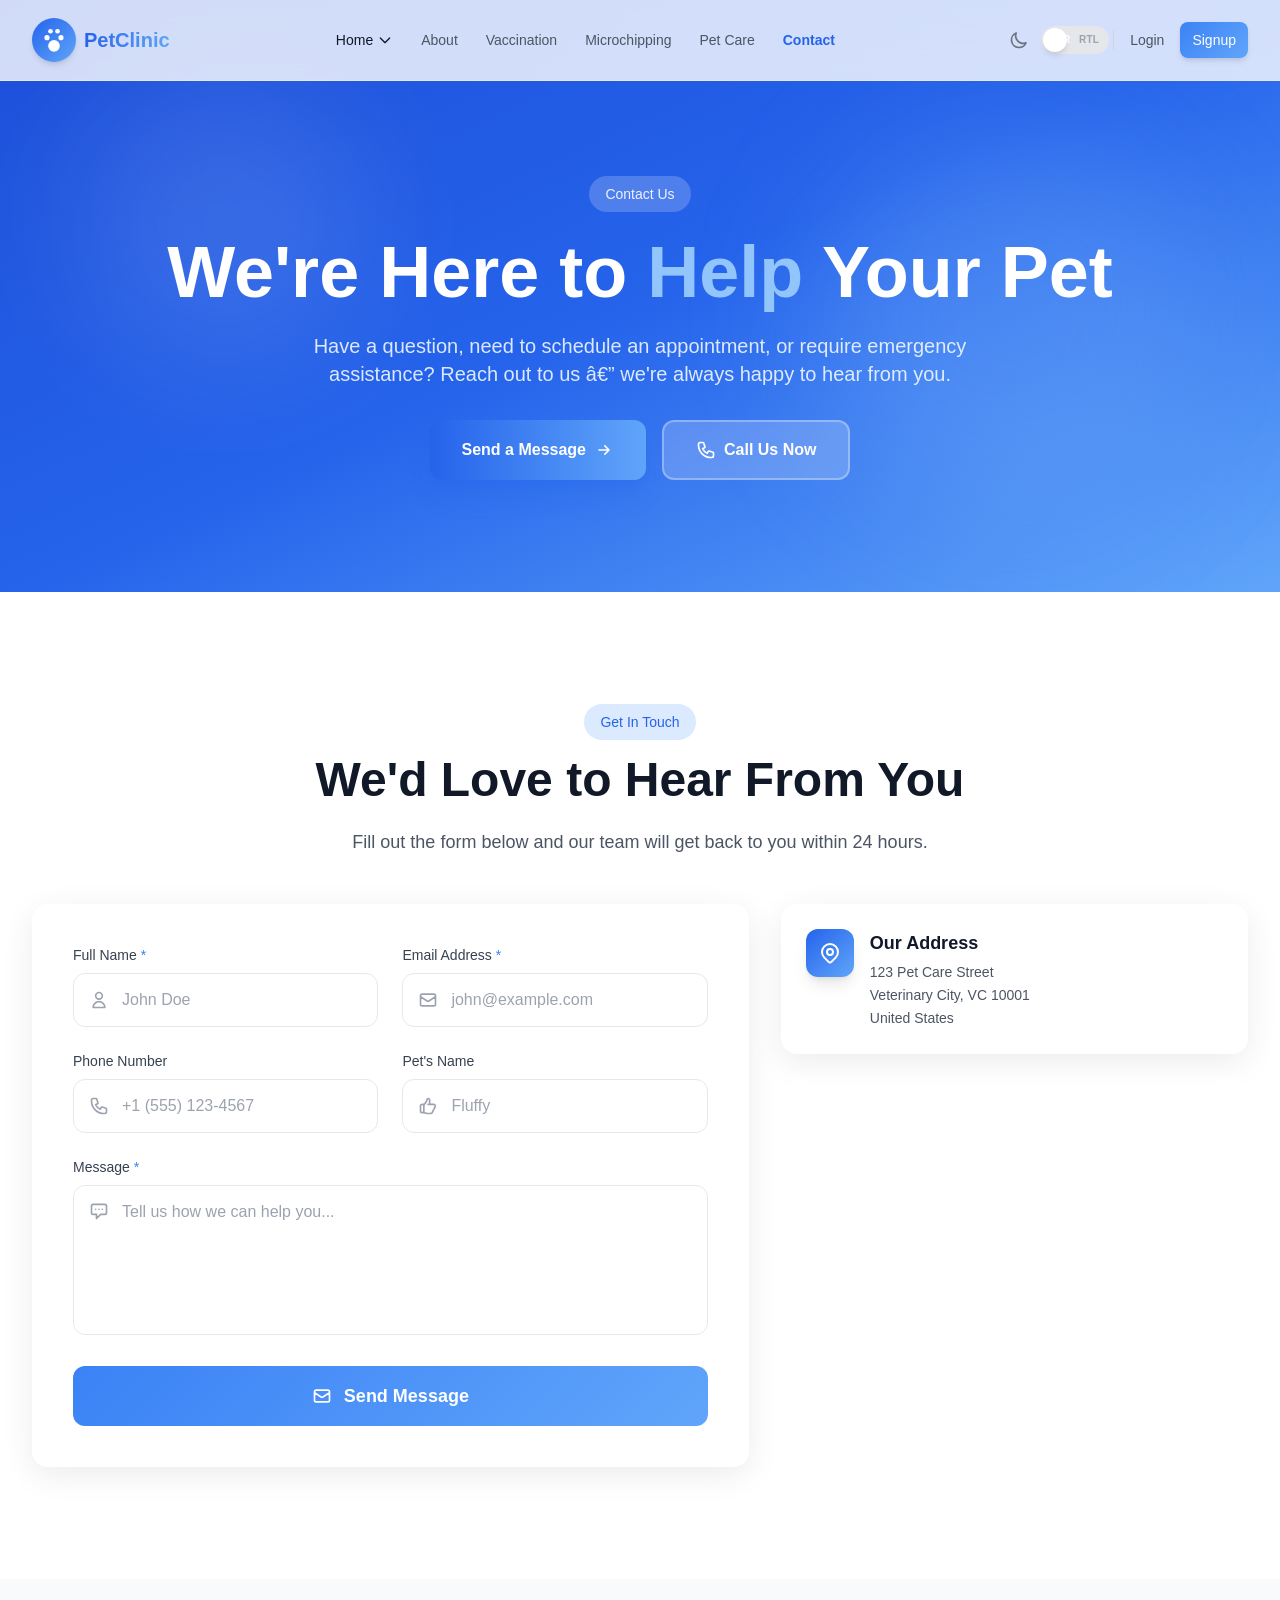
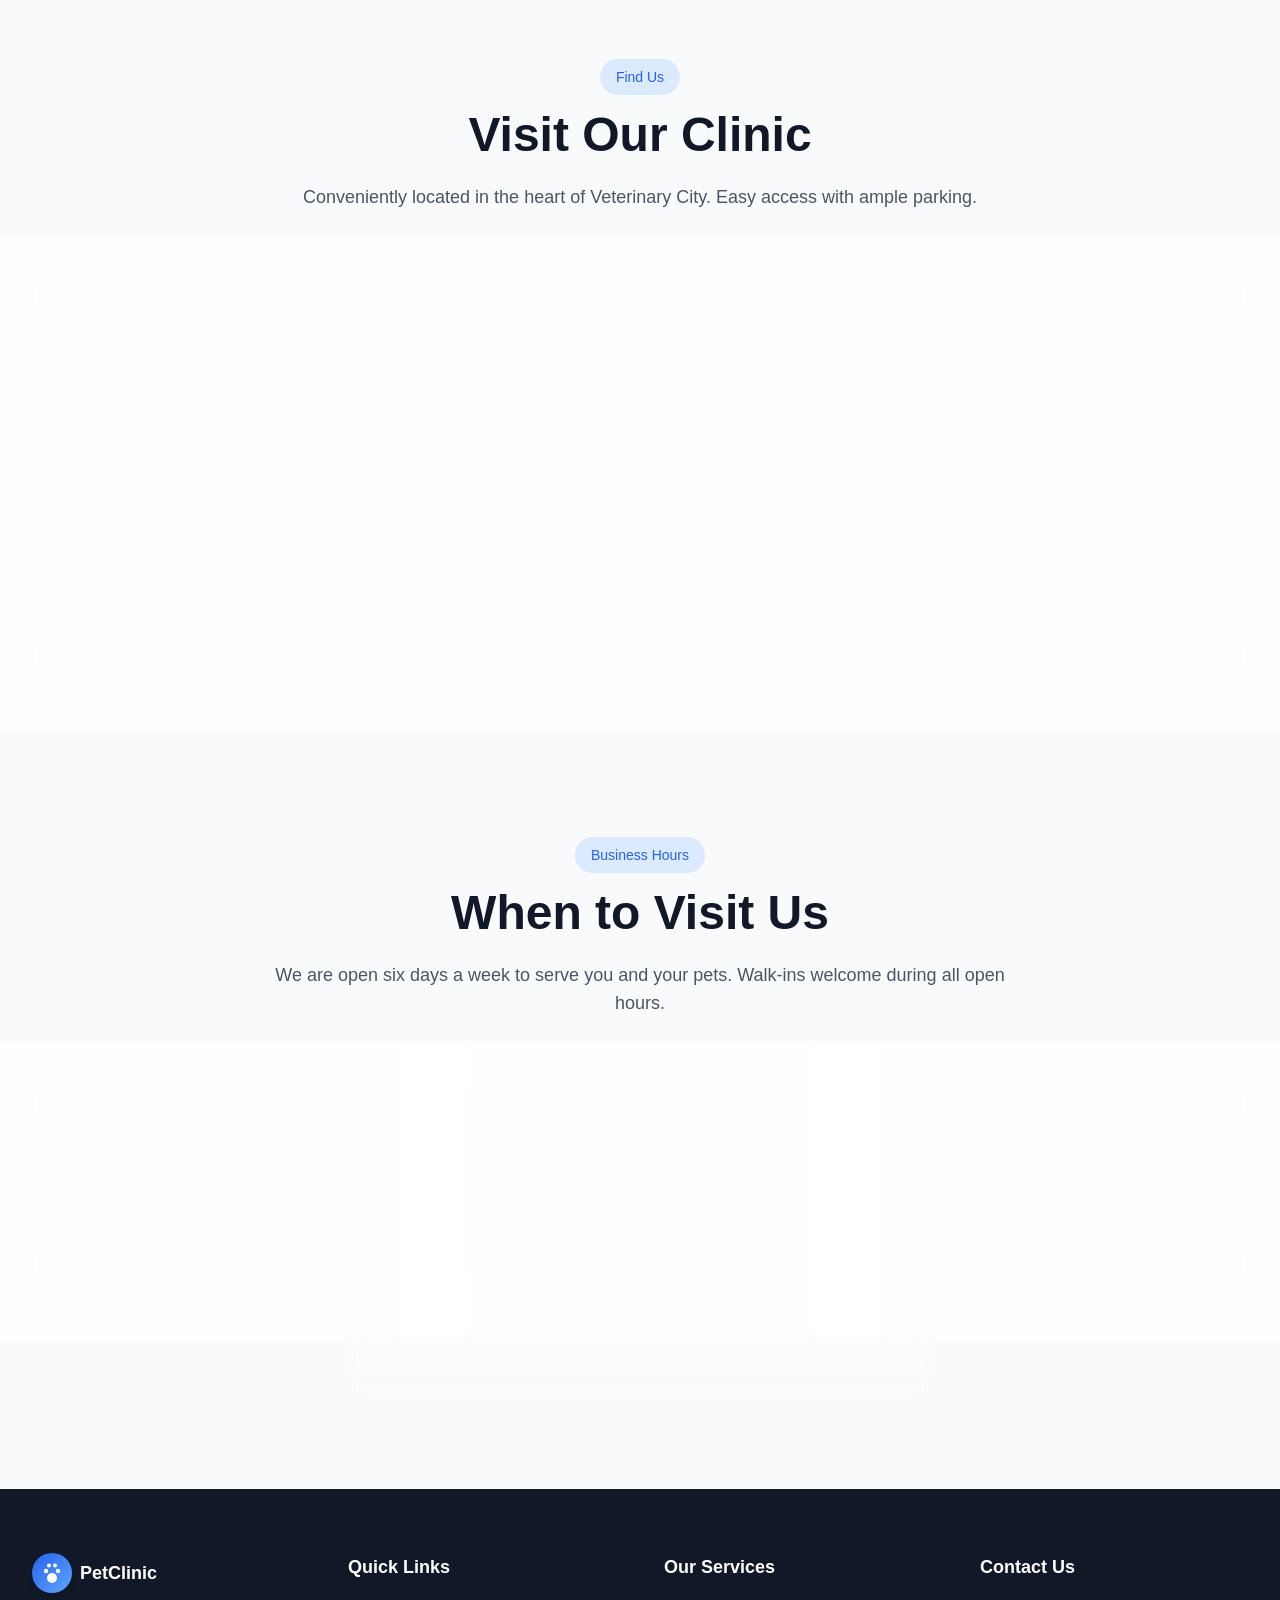
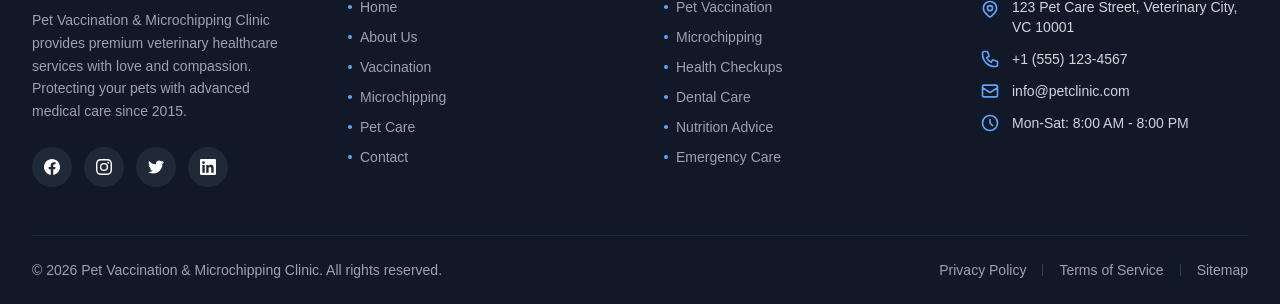
<file: contact.html>
﻿<!DOCTYPE html>
<html lang="en">
<head>
  <meta charset="UTF-8">
  <meta name="viewport" content="width=device-width, initial-scale=1.0">
  <title>Pet Vaccination & Microchipping Clinic | Contact Us</title>
  <link rel="icon" type="img/jpg" href="assets/images/logo.jpg">
  <meta name="description" content="Get in touch with Pet Vaccination & Microchipping Clinic. Contact us for appointments, inquiries, and emergency pet care services.">
  <meta name="keywords" content="contact pet clinic, veterinary appointment, pet clinic address, emergency vet, pet clinic hours">
  <link rel="canonical" href="https://petclinic.com/contact.html">
  <script src="tailwindcss.js"></script>
  <link rel="stylesheet" href="assets/fontawesome/css/all.min.css">
  <link href="https://unpkg.com/aos@2.3.1/dist/aos.css" rel="stylesheet">
  <link rel="stylesheet" href="css/styles.css">
  <link rel="stylesheet" href="assets/css/google-fonts.css">
  <script>
    tailwind.config = {
      darkMode: 'class',
      theme: {
        extend: {
          fontFamily: {
            sans: ['Inter', 'sans-serif'],
            display: ['Plus Jakarta Sans', 'sans-serif']
          },
          colors: {
            'brand-blue': {
              50: '#EFF6FF',
              100: '#DBEAFE',
              200: '#BFDBFE',
              300: '#93C5FD',
              400: '#60A5FA',
              500: '#3B82F6',
              600: '#2563EB',
              700: '#1D4ED8',
              800: '#1E40AF',
              900: '#1E3A8A',
            },
          }
        }
      }
    }
  </script>
  <style>
    .error-message {
      color: #ef4444;
      font-size: 0.75rem;
      margin-top: 0.25rem;
      display: none;
    }
    .error-message.visible {
      display: block;
    }
    .form-input.error {
      border-color: #ef4444;
    }
    .form-input.error:focus {
      box-shadow: 0 0 0 3px rgba(239, 68, 68, 0.15);
    }
    .dark .form-input.error:focus {
      box-shadow: 0 0 0 3px rgba(239, 68, 68, 0.25);
    }
    .form-input.success {
      border-color: var(--brand-blue-500);
    }
    .success-message {
      display: none;
      background: linear-gradient(135deg, var(--brand-blue-500), var(--brand-blue-600));
    }
    .success-message.visible {
      display: flex;
    }
  </style>
</head>
<body class="bg-gray-50 dark:bg-gray-900 text-gray-900 dark:text-gray-100 font-sans">

  <div id="navbar"></div>

  <!-- Hero -->
  <section class="relative min-h-[60vh] flex items-center overflow-hidden pt-16">
    <div class="absolute inset-0 bg-gradient-to-br from-brand-blue-700 via-brand-blue-600 to-brand-blue-400 dark:from-brand-blue-900 dark:via-brand-blue-800 dark:to-brand-blue-800"></div>
    <div class="absolute inset-0 bg-grid opacity-20"></div>
    <div class="absolute top-20 left-20 w-72 h-72 bg-white/10 rounded-full blur-3xl"></div>
    <div class="absolute bottom-20 right-20 w-96 h-96 bg-brand-blue-300/20 rounded-full blur-3xl"></div>
    <div class="relative max-w-7xl mx-auto px-4 sm:px-6 lg:px-8 py-20 md:py-28">
      <div class="text-center" >
        <span class="inline-block px-4 py-2 bg-white/20 backdrop-blur-sm rounded-full text-white/90 text-sm font-medium mb-6">Contact Us</span>
        <h1 class="text-4xl sm:text-5xl md:text-6xl lg:text-7xl font-bold text-white leading-tight mb-6">
          We're Here to <span class="text-brand-blue-300">Help</span> Your Pet
        </h1>
        <p class="text-lg sm:text-xl text-brand-blue-50/90 mb-8 max-w-2xl mx-auto leading-relaxed">
          Have a question, need to schedule an appointment, or require emergency assistance? Reach out to us â€” we're always happy to hear from you.
        </p>
        <div class="flex flex-wrap justify-center gap-4">
          <a href="#contact-form" class="inline-flex items-center px-8 py-4 bg-gradient-to-r from-brand-blue-600 to-brand-blue-400 text-white font-semibold rounded-xl shadow-xl shadow-blue-600/20 hover:-translate-y-1 hover:shadow-2xl hover:shadow-blue-600/30 transition-all duration-300 btn-primary">
            Send a Message
            <svg class="w-5 h-5 ml-2" fill="none" stroke="currentColor" viewBox="0 0 24 24"><path stroke-linecap="round" stroke-linejoin="round" stroke-width="2" d="M13 7l5 5m0 0l-5 5m5-5H6"/></svg>
          </a>
          <a href="tel:+15551234567" class="inline-flex items-center px-8 py-4 bg-white/20 backdrop-blur-sm text-white border-2 border-white/30 font-semibold rounded-xl hover:bg-white/30 transition-all duration-300">
            <svg class="w-5 h-5 mr-2 rtl:ml-2 rtl:mr-0" fill="none" stroke="currentColor" viewBox="0 0 24 24"><path stroke-linecap="round" stroke-linejoin="round" stroke-width="2" d="M3 5a2 2 0 012-2h3.28a1 1 0 01.948.684l1.498 4.493a1 1 0 01-.502 1.21l-2.257 1.13a11.042 11.042 0 005.516 5.516l1.13-2.257a1 1 0 011.21-.502l4.493 1.498a1 1 0 01.684.949V19a2 2 0 01-2 2h-1C9.716 21 3 14.284 3 6V5z"/></svg>
            Call Us Now
          </a>
        </div>
      </div>
    </div>
  </section>

  <!-- Contact Form + Info -->
  <section id="contact-form" class="py-20 lg:py-28 bg-white dark:bg-gray-800/50">
    <div class="max-w-7xl mx-auto px-4 sm:px-6 lg:px-8">
      <div class="text-center max-w-3xl mx-auto mb-12" >
        <span class="inline-block px-4 py-2 bg-brand-blue-100 dark:bg-brand-blue-900/50 text-brand-blue-600 dark:text-brand-blue-300 rounded-full text-sm font-medium mb-4">Get In Touch</span>
        <h2 class="text-3xl sm:text-4xl lg:text-5xl font-bold text-gray-900 dark:text-white mb-6">We'd Love to Hear From You</h2>
        <p class="text-gray-600 dark:text-gray-400 text-lg">Fill out the form below and our team will get back to you within 24 hours.</p>
      </div>
      <div class="grid lg:grid-cols-5 gap-8 items-start">
        <div class="lg:col-span-3" >
          <div class="glass-card rounded-2xl p-8 md:p-10">
            <form id="contactForm" novalidate>
              <div class="grid sm:grid-cols-2 gap-6 mb-6">
                <div>
                  <label for="name" class="block text-sm font-medium text-gray-700 dark:text-gray-300 mb-2">Full Name <span class="text-brand-blue-500">*</span></label>
                  <div class="relative">
                    <div class="absolute inset-y-0 left-0 pl-4 rtl:right-0 rtl:pr-4 rtl:left-auto flex items-center pointer-events-none text-gray-400">
                      <svg class="w-5 h-5" fill="none" stroke="currentColor" viewBox="0 0 24 24"><path stroke-linecap="round" stroke-linejoin="round" stroke-width="2" d="M16 7a4 4 0 11-8 0 4 4 0 018 0zM12 14a7 7 0 00-7 7h14a7 7 0 00-7-7z"/></svg>
                    </div>
                    <input type="text" id="name" name="name" placeholder="John Doe"
                      class="form-input w-full pl-12 pr-4 rtl:pr-12 rtl:pl-4 py-3.5 bg-white dark:bg-gray-800 border border-gray-200 dark:border-gray-700 rounded-xl text-gray-900 dark:text-white placeholder-gray-400 dark:placeholder-gray-500 focus:border-brand-blue-500 focus:ring-2 focus:ring-brand-blue-200 dark:focus:ring-brand-blue-800 transition-all duration-200">
                  </div>
                  <div class="error-message" id="nameError">Please enter your full name.</div>
                </div>
                <div>
                  <label for="email" class="block text-sm font-medium text-gray-700 dark:text-gray-300 mb-2">Email Address <span class="text-brand-blue-500">*</span></label>
                  <div class="relative">
                    <div class="absolute inset-y-0 left-0 pl-4 rtl:right-0 rtl:pr-4 rtl:left-auto flex items-center pointer-events-none text-gray-400">
                      <svg class="w-5 h-5" fill="none" stroke="currentColor" viewBox="0 0 24 24"><path stroke-linecap="round" stroke-linejoin="round" stroke-width="2" d="M3 8l7.89 5.26a2 2 0 002.22 0L21 8M5 19h14a2 2 0 002-2V7a2 2 0 00-2-2H5a2 2 0 00-2 2v10a2 2 0 002 2z"/></svg>
                    </div>
                    <input type="email" id="email" name="email" placeholder="john@example.com"
                      class="form-input w-full pl-12 pr-4 rtl:pr-12 rtl:pl-4 py-3.5 bg-white dark:bg-gray-800 border border-gray-200 dark:border-gray-700 rounded-xl text-gray-900 dark:text-white placeholder-gray-400 dark:placeholder-gray-500 focus:border-brand-blue-500 focus:ring-2 focus:ring-brand-blue-200 dark:focus:ring-brand-blue-800 transition-all duration-200">
                  </div>
                  <div class="error-message" id="emailError">Please enter a valid email address.</div>
                </div>
              </div>
              <div class="grid sm:grid-cols-2 gap-6 mb-6">
                <div>
                  <label for="phone" class="block text-sm font-medium text-gray-700 dark:text-gray-300 mb-2">Phone Number</label>
                  <div class="relative">
                    <div class="absolute inset-y-0 left-0 pl-4 rtl:right-0 rtl:pr-4 rtl:left-auto flex items-center pointer-events-none text-gray-400">
                      <svg class="w-5 h-5" fill="none" stroke="currentColor" viewBox="0 0 24 24"><path stroke-linecap="round" stroke-linejoin="round" stroke-width="2" d="M3 5a2 2 0 012-2h3.28a1 1 0 01.948.684l1.498 4.493a1 1 0 01-.502 1.21l-2.257 1.13a11.042 11.042 0 005.516 5.516l1.13-2.257a1 1 0 011.21-.502l4.493 1.498a1 1 0 01.684.949V19a2 2 0 01-2 2h-1C9.716 21 3 14.284 3 6V5z"/></svg>
                    </div>
                    <input type="tel" id="phone" name="phone" placeholder="+1 (555) 123-4567"
                      class="form-input w-full pl-12 pr-4 rtl:pr-12 rtl:pl-4 py-3.5 bg-white dark:bg-gray-800 border border-gray-200 dark:border-gray-700 rounded-xl text-gray-900 dark:text-white placeholder-gray-400 dark:placeholder-gray-500 focus:border-brand-blue-500 focus:ring-2 focus:ring-brand-blue-200 dark:focus:ring-brand-blue-800 transition-all duration-200">
                  </div>
                  <div class="error-message" id="phoneError">Please enter a valid phone number.</div>
                </div>
                <div>
                  <label for="petName" class="block text-sm font-medium text-gray-700 dark:text-gray-300 mb-2">Pet's Name</label>
                  <div class="relative">
                    <div class="absolute inset-y-0 left-0 pl-4 rtl:right-0 rtl:pr-4 rtl:left-auto flex items-center pointer-events-none text-gray-400">
                      <svg class="w-5 h-5" fill="none" stroke="currentColor" viewBox="0 0 24 24"><path stroke-linecap="round" stroke-linejoin="round" stroke-width="2" d="M14 10h4.764a2 2 0 011.789 2.894l-3.5 7A2 2 0 0115.263 21h-4.017c-.163 0-.326-.02-.485-.06L7 20m7-10V5a2 2 0 00-2-2h-.095c-.5 0-.905.405-.905.905 0 .714-.211 1.412-.608 2.006L7 11v9m7-10h-2M7 20H5a2 2 0 01-2-2v-6a2 2 0 012-2h2.5"/></svg>
                    </div>
                    <input type="text" id="petName" name="petName" placeholder="Fluffy"
                      class="form-input w-full pl-12 pr-4 rtl:pr-12 rtl:pl-4 py-3.5 bg-white dark:bg-gray-800 border border-gray-200 dark:border-gray-700 rounded-xl text-gray-900 dark:text-white placeholder-gray-400 dark:placeholder-gray-500 focus:border-brand-blue-500 focus:ring-2 focus:ring-brand-blue-200 dark:focus:ring-brand-blue-800 transition-all duration-200">
                  </div>
                </div>
              </div>
              <div class="mb-6">
                <label for="message" class="block text-sm font-medium text-gray-700 dark:text-gray-300 mb-2">Message <span class="text-brand-blue-500">*</span></label>
                <div class="relative">
                  <div class="absolute top-4 left-4 rtl:right-4 rtl:left-auto pointer-events-none text-gray-400">
                    <svg class="w-5 h-5" fill="none" stroke="currentColor" viewBox="0 0 24 24"><path stroke-linecap="round" stroke-linejoin="round" stroke-width="2" d="M8 10h.01M12 10h.01M16 10h.01M9 16H5a2 2 0 01-2-2V6a2 2 0 012-2h14a2 2 0 012 2v8a2 2 0 01-2 2h-5l-5 5v-5z"/></svg>
                  </div>
                  <textarea id="message" name="message" rows="5" placeholder="Tell us how we can help you..."
                    class="form-input w-full pl-12 pr-4 rtl:pr-12 rtl:pl-4 py-3.5 bg-white dark:bg-gray-800 border border-gray-200 dark:border-gray-700 rounded-xl text-gray-900 dark:text-white placeholder-gray-400 dark:placeholder-gray-500 focus:border-blue-500 focus:ring-2 focus:ring-blue-200 dark:focus:ring-blue-800 transition-all duration-200 resize-none"></textarea>
                </div>
                <div class="error-message" id="messageError">Please enter your message.</div>
              </div>
              <button type="submit" id="submitBtn" class="btn-primary w-full px-8 py-4 text-white font-semibold rounded-xl text-lg flex items-center justify-center gap-3">
                <svg class="w-5 h-5" fill="none" stroke="currentColor" viewBox="0 0 24 24"><path stroke-linecap="round" stroke-linejoin="round" stroke-width="2" d="M3 8l7.89 5.26a2 2 0 002.22 0L21 8M5 19h14a2 2 0 002-2V7a2 2 0 00-2-2H5a2 2 0 00-2 2v10a2 2 0 002 2z"/></svg>
                Send Message
              </button>
            </form>
            
          </div>
        </div>

        <!-- Side Info -->
        <div class="lg:col-span-2 space-y-6" >
          <div class="glass-card rounded-2xl p-6 card-hover">
            <div class="flex items-start gap-4">
              <div class="w-12 h-12 bg-gradient-to-br from-brand-blue-600 to-brand-blue-400 rounded-xl flex items-center justify-center shrink-0 shadow-lg">
                <svg class="w-6 h-6 text-white" fill="none" stroke="currentColor" viewBox="0 0 24 24"><path stroke-linecap="round" stroke-linejoin="round" stroke-width="2" d="M17.657 16.657L13.414 20.9a1.998 1.998 0 01-2.827 0l-4.244-4.243a8 8 0 1111.314 0z"/><path stroke-linecap="round" stroke-linejoin="round" stroke-width="2" d="M15 11a3 3 0 11-6 0 3 3 0 016 0z"/></svg>
              </div>
              <div>
                <h3 class="text-lg font-bold text-gray-900 dark:text-white mb-1">Our Address</h3>
                <p class="text-gray-600 dark:text-gray-400 text-sm leading-relaxed">
                  123 Pet Care Street<br>
                  Veterinary City, VC 10001<br>
                  United States
                </p>
              </div>
            </div>
          </div>
          <div class="glass-card rounded-2xl p-6 card-hover">
            <div class="flex items-start gap-4">
              <div class="w-12 h-12 bg-gradient-to-br from-brand-blue-400 to-brand-blue-600 rounded-xl flex items-center justify-center shrink-0 shadow-lg">
                <svg class="w-6 h-6 text-white" fill="none" stroke="currentColor" viewBox="0 0 24 24"><path stroke-linecap="round" stroke-linejoin="round" stroke-width="2" d="M3 5a2 2 0 012-2h3.28a1 1 0 01.948.684l1.498 4.493a1 1 0 01-.502 1.21l-2.257 1.13a11.042 11.042 0 005.516 5.516l1.13-2.257a1 1 0 011.21-.502l4.493 1.498a1 1 0 01.684.949V19a2 2 0 01-2 2h-1C9.716 21 3 14.284 3 6V5z"/></svg>
              </div>
              <div>
                <h3 class="text-lg font-bold text-gray-900 dark:text-white mb-1">Phone</h3>
                <p class="text-gray-600 dark:text-gray-400 text-sm leading-relaxed">
                  <a href="tel:+15551234567" class="hover:text-brand-blue-500 transition-colors">+1 (555) 123-4567</a><br>
                  <a href="tel:+15559876543" class="hover:text-brand-blue-500 transition-colors">+1 (555) 987-6543</a>
                </p>
              </div>
            </div>
          </div>
          <div class="glass-card rounded-2xl p-6 card-hover">
            <div class="flex items-start gap-4">
              <div class="w-12 h-12 bg-gradient-to-br from-brand-blue-600 to-brand-blue-400 rounded-xl flex items-center justify-center shrink-0 shadow-lg">
                <svg class="w-6 h-6 text-white" fill="none" stroke="currentColor" viewBox="0 0 24 24"><path stroke-linecap="round" stroke-linejoin="round" stroke-width="2" d="M3 8l7.89 5.26a2 2 0 002.22 0L21 8M5 19h14a2 2 0 002-2V7a2 2 0 00-2-2H5a2 2 0 00-2 2v10a2 2 0 002 2z"/></svg>
              </div>
              <div>
                <h3 class="text-lg font-bold text-gray-900 dark:text-white mb-1">Email</h3>
                <p class="text-gray-600 dark:text-gray-400 text-sm leading-relaxed">
                  <a href="mailto:info@petclinic.com" class="hover:text-brand-blue-500 transition-colors">info@petclinic.com</a><br>
                  <a href="mailto:appointments@petclinic.com" class="hover:text-brand-blue-500 transition-colors">appointments@petclinic.com</a>
                </p>
              </div>
            </div>
          </div>
        </div>
      </div>
    </div>
  </section>

  <!-- Google Map -->
  <section class="py-16 lg:py-20 bg-gray-50 dark:bg-gray-900">
    <div class="max-w-7xl mx-auto px-4 sm:px-6 lg:px-8">
      <div class="text-center max-w-3xl mx-auto mb-16" >
        <span class="inline-block px-4 py-2 bg-brand-blue-100 dark:bg-brand-blue-900/50 text-brand-blue-600 dark:text-brand-blue-300 rounded-full text-sm font-medium mb-4">Find Us</span>
        <h2 class="text-3xl sm:text-4xl lg:text-5xl font-bold text-gray-900 dark:text-white mb-6">Visit Our Clinic</h2>
        <p class="text-gray-600 dark:text-gray-400 text-lg">Conveniently located in the heart of Veterinary City. Easy access with ample parking.</p>
      </div>
      <div class="glass-card rounded-2xl overflow-hidden" >
        <div class="map-container">
          <iframe src="https://www.google.com/maps/embed?pb=!1m18!1m12!1m3!1d3024.2219901290355!2d-74.00369368400567!3d40.71364557933193!2m3!1f0!2f0!3f0!3m2!1i1024!2i768!4f13.1!3m3!1m2!1s0x89c25a3166a7c6f5%3A0xf9393b496d71e7b6!2sVeterinary%20Emergency%20and%20Referral%20Group!5e0!3m2!1sen!2sus!4v1" allowfullscreen loading="lazy" referrerpolicy="no-referrer-when-downgrade" title="Clinic Location"></iframe>
        </div>
      </div>
    </div>
  </section>

  <!-- Business Hours -->
  <section class="py-16 lg:py-20 bg-gray-50 dark:bg-gray-900">
    <div class="max-w-7xl mx-auto px-4 sm:px-6 lg:px-8">
      <div class="text-center max-w-3xl mx-auto mb-16">
        <span class="inline-block px-4 py-2 bg-brand-blue-100 dark:bg-brand-blue-900/50 text-brand-blue-600 dark:text-brand-blue-300 rounded-full text-sm font-medium mb-4">Business Hours</span>
        <h2 class="text-3xl sm:text-4xl lg:text-5xl font-bold text-gray-900 dark:text-white mb-6">When to Visit Us</h2>
        <p class="text-gray-600 dark:text-gray-400 text-lg">We are open six days a week to serve you and your pets. Walk-ins welcome during all open hours.</p>
      </div>
      <div class="grid md:grid-cols-2 lg:grid-cols-3 gap-6" >
        <div class="glass-card rounded-2xl p-6 card-hover text-center">
          <div class="w-12 h-12 bg-gradient-to-br from-brand-blue-600 to-brand-blue-400 rounded-xl flex items-center justify-center mx-auto mb-4 shadow-lg">
            <svg class="w-6 h-6 text-white" fill="none" stroke="currentColor" viewBox="0 0 24 24"><path stroke-linecap="round" stroke-linejoin="round" stroke-width="2" d="M12 8v4l3 3m6-3a9 9 0 11-18 0 9 9 0 0118 0z"/></svg>
          </div>
          <h3 class="text-lg font-bold text-gray-900 dark:text-white mb-2">Monday - Friday</h3>
          <p class="text-2xl font-bold text-transparent bg-clip-text bg-gradient-to-r from-brand-blue-700 to-brand-blue-500">8:00 AM - 8:00 PM</p>
          <p class="text-sm text-gray-500 dark:text-gray-400 mt-1">Extended hours for your convenience</p>
        </div>
        <div class="glass-card rounded-2xl p-6 card-hover text-center">
          <div class="w-12 h-12 bg-gradient-to-br from-brand-blue-400 to-brand-blue-600 rounded-xl flex items-center justify-center mx-auto mb-4 shadow-lg">
            <svg class="w-6 h-6 text-white" fill="none" stroke="currentColor" viewBox="0 0 24 24"><path stroke-linecap="round" stroke-linejoin="round" stroke-width="2" d="M12 8v4l3 3m6-3a9 9 0 11-18 0 9 9 0 0118 0z"/></svg>
          </div>
          <h3 class="text-lg font-bold text-gray-900 dark:text-white mb-2">Saturday</h3>
          <p class="text-2xl font-bold text-transparent bg-clip-text bg-gradient-to-r from-brand-blue-700 to-brand-blue-500">9:00 AM - 5:00 PM</p>
          <p class="text-sm text-gray-500 dark:text-gray-400 mt-1">Weekend appointments available</p>
        </div>
        <div class="glass-card rounded-2xl p-6 card-hover text-center lg:col-span-1">
          <div class="w-12 h-12 bg-gradient-to-br from-brand-blue-600 to-brand-blue-400 rounded-xl flex items-center justify-center mx-auto mb-4 shadow-lg">
            <svg class="w-6 h-6 text-white" fill="none" stroke="currentColor" viewBox="0 0 24 24"><path stroke-linecap="round" stroke-linejoin="round" stroke-width="2" d="M6 18L18 6M6 6l12 12"/></svg>
          </div>
          <h3 class="text-lg font-bold text-gray-900 dark:text-white mb-2">Sunday</h3>
          <p class="text-2xl font-bold text-gray-400">Closed</p>
          <p class="text-sm text-gray-500 dark:text-gray-400 mt-1">Emergency services available 24/7</p>
        </div>
      </div>
      <div class="mt-12 text-center">
        <div class="glass-card rounded-2xl p-6 inline-flex items-center gap-4 mx-auto">
          <svg class="w-6 h-6 text-brand-blue-500 shrink-0" fill="none" stroke="currentColor" viewBox="0 0 24 24"><path stroke-linecap="round" stroke-linejoin="round" stroke-width="2" d="M13 16h-1v-4h-1m1-4h.01M21 12a9 9 0 11-18 0 9 9 0 0118 0z"/></svg>
          <p class="text-sm text-gray-600 dark:text-gray-400">Holiday hours may vary. Please call ahead to confirm availability on public holidays.</p>
        </div>
      </div>
    </div>
  </section>


  <div id="footer"></div>

  <script src="https://unpkg.com/aos@2.3.1/dist/aos.js"></script>
  <script>AOS.init();</script>
  <script src="js/darkmode.js" defer></script>
  <script src="js/navbar.js" defer></script>
  <script src="js/footer.js" defer></script>
  <script src="js/main.js" defer></script>
  
</body>
</html>
</file>
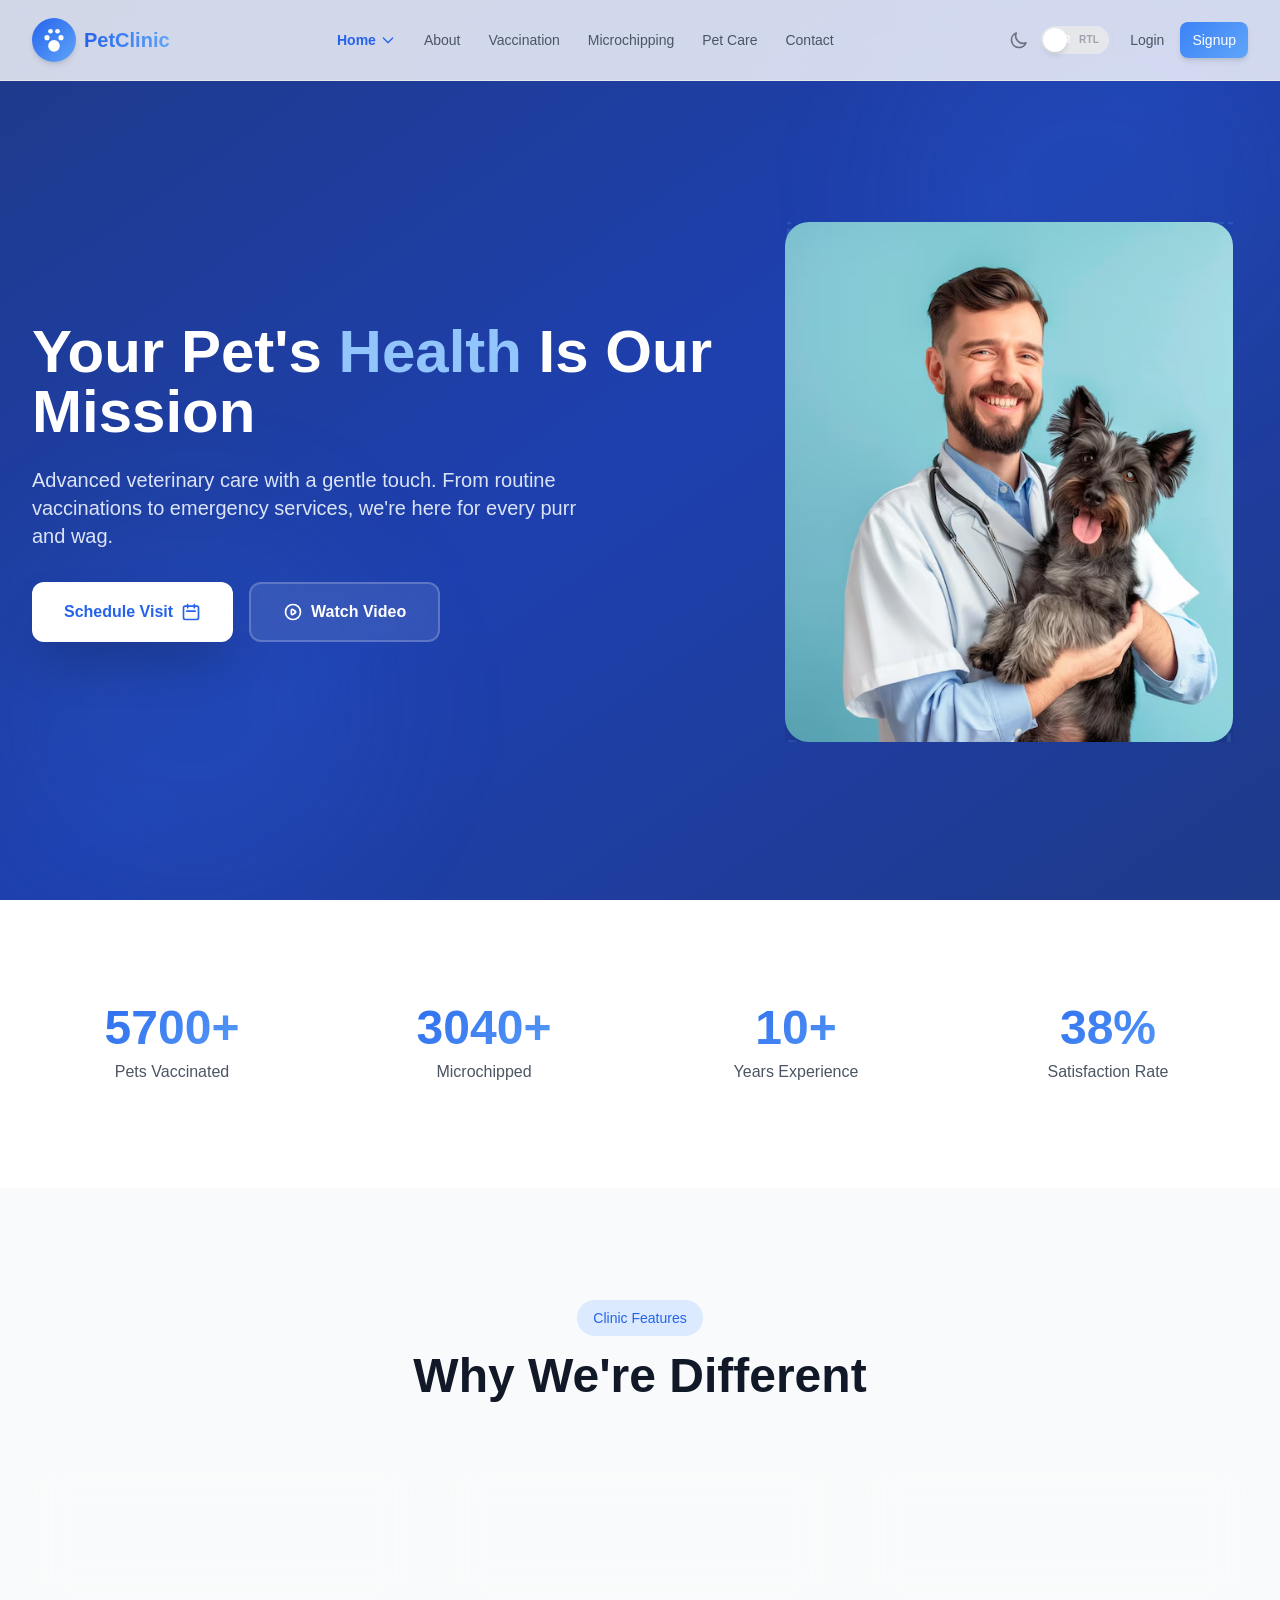
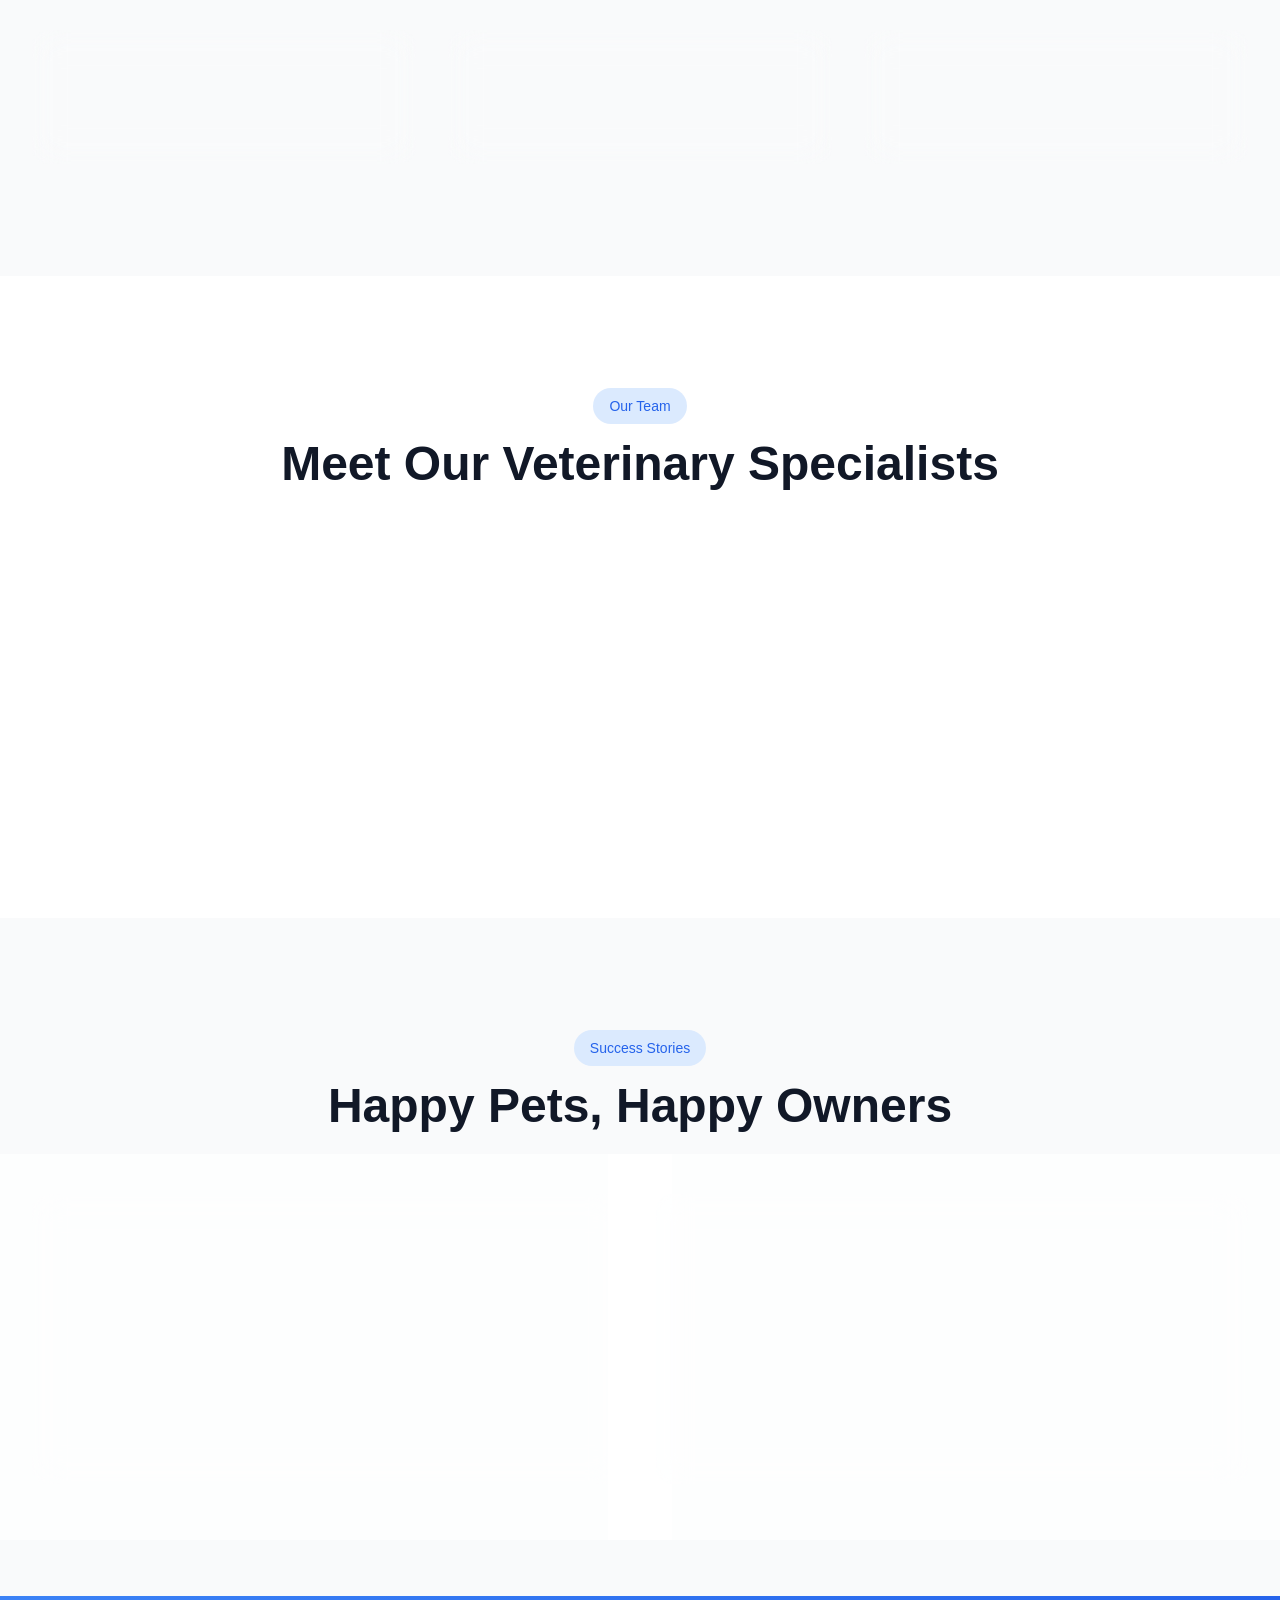
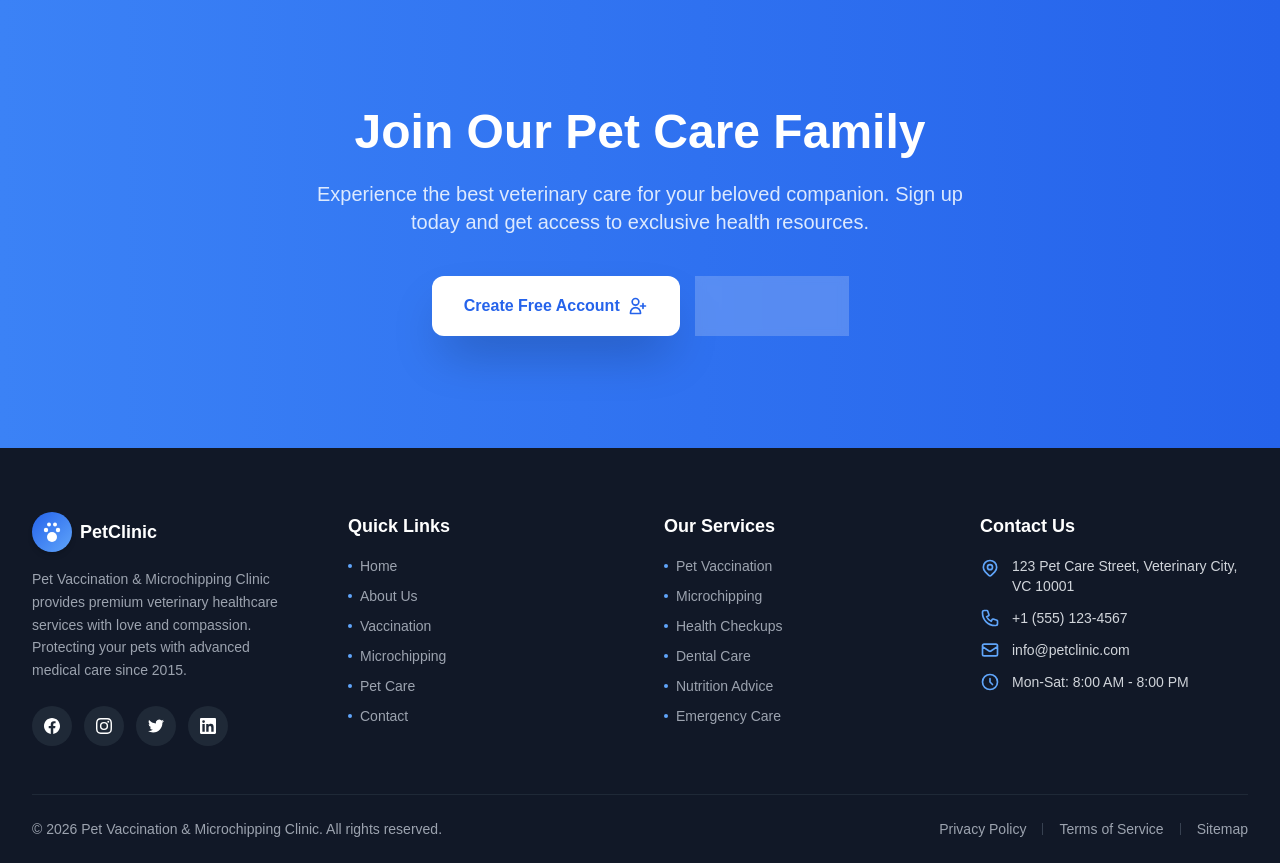
<file: home2.html>
﻿<!DOCTYPE html>
<html lang="en">
<head>
  <meta charset="UTF-8">
  <meta name="viewport" content="width=device-width, initial-scale=1.0">
  <title>Pet Vaccination & Microchipping Clinic | Home 2</title>
  <link rel="icon" type="img/jpg" href="assets/images/logo.jpg">
  <meta name="description" content="Alternative home page for Pet Vaccination & Microchipping Clinic. Video hero, pet statistics, specialists, and success stories.">
  <link rel="canonical" href="https://petclinic.com/home2">
  <script src="tailwindcss.js"></script>
  <link rel="stylesheet" href="assets/fontawesome/css/all.min.css">
  <link href="https://unpkg.com/aos@2.3.1/dist/aos.css" rel="stylesheet">
  <link rel="stylesheet" href="css/styles.css">
  <link rel="stylesheet" href="assets/css/google-fonts.css">
  <script>tailwind.config={darkMode:'class',theme:{extend:{fontFamily:{sans:['Inter','sans-serif'],display:['Plus Jakarta Sans','sans-serif']},colors:{'brand-blue':{50:'#EFF6FF',100:'#DBEAFE',200:'#BFDBFE',300:'#93C5FD',400:'#60A5FA',500:'#3B82F6',600:'#2563EB',700:'#1D4ED8',800:'#1E40AF',900:'#1E3A8A'}}}}}</script>
</head>
<body class="bg-gray-50 dark:bg-gray-900 text-gray-900 dark:text-gray-100 font-sans">
  <div id="navbar"></div>

  <!-- Video Hero -->
  <section class="relative min-h-screen flex items-center justify-center overflow-hidden pt-16 bg-gradient-to-br from-brand-blue-900 via-brand-blue-800 to-brand-blue-900">
  <!-- Decorative Background Glows -->
  <div class="absolute top-0 right-0 w-96 h-96 bg-brand-blue-500/10 rounded-full blur-3xl pointer-events-none"></div>
  <div class="absolute bottom-0 left-0 w-96 h-96 bg-brand-blue-500/10 rounded-full blur-3xl pointer-events-none"></div>

  <div class="relative z-20 max-w-7xl mx-auto px-4 sm:px-6 lg:px-8 py-16 md:py-32 w-full">
    <!-- Grid Layout: Left Content, Right Professional Doctor & Dog Image -->
      <div class="grid grid-cols-1 lg:grid-cols-12 gap-8 lg:gap-12 items-center">
      
      <!-- Left Column: Content Section -->
      <div class="lg:col-span-7 flex flex-col justify-center text-center lg:text-left items-center lg:items-start" >
        
        <!-- Main Heading -->
        <h1 class="text-4xl sm:text-5xl md:text-6xl font-bold text-white leading-tight mb-6">
          Your Pet's <span class="text-brand-blue-300">Health</span> Is Our Mission
        </h1>

        <!-- Description -->
        <p class="text-lg sm:text-xl text-brand-blue-50/90 mb-8 max-w-xl leading-relaxed">
          Advanced veterinary care with a gentle touch. From routine vaccinations to emergency services, we're here for every purr and wag.
        </p>

        <!-- CTA Buttons -->
        <div class="flex flex-wrap gap-4 justify-center lg:justify-start w-full sm:w-auto">
          <a href="contact.html" class="inline-flex items-center justify-center px-8 py-4 bg-white text-brand-blue-600 font-semibold rounded-xl shadow-2xl hover:-translate-y-1 transition-all duration-300 w-full sm:w-auto">
            Schedule Visit
            <svg class="w-5 h-5 ml-2" fill="none" stroke="currentColor" viewBox="0 0 24 24"><path stroke-linecap="round" stroke-linejoin="round" stroke-width="2" d="M8 7V3m8 4V3m-9 8h10M5 21h14a2 2 0 002-2V7a2 2 0 00-2-2H5a2 2 0 00-2 2v12a2 2 0 002 2z"/></svg>
          </a>
          <a href="#stats" class="inline-flex items-center justify-center px-8 py-4 bg-white/10 backdrop-blur-sm text-white border-2 border-white/20 font-semibold rounded-xl hover:bg-white/20 transition-all duration-300 w-full sm:w-auto">
            <svg class="w-5 h-5 mr-2" fill="none" stroke="currentColor" viewBox="0 0 24 24"><path stroke-linecap="round" stroke-linejoin="round" stroke-width="2" d="M14.752 11.168l-3.197-2.132A1 1 0 0010 9.87v4.263a1 1 0 001.555.832l3.197-2.132a1 1 0 000-1.664z"/><path stroke-linecap="round" stroke-linejoin="round" stroke-width="2" d="M21 12a9 9 0 11-18 0 9 9 0 0118 0z"/></svg>
            Watch Video
          </a>
        </div>
      </div>

      <!-- Right Column: Doctor with Dog Image (Premium Look) -->
      <div class="lg:col-span-5 flex justify-center">
        <div class="relative w-full max-w-md aspect-[4/5] lg:h-[520px] overflow-hidden">
          <!-- Background Premium Design Ring -->
          <div class="absolute inset-0 border-4 border-dashed border-brand-blue-400/20 rounded-3xl transform rotate-3 scale-105"></div>
          
          <!-- Image: Doctor holding / caring for the dog -->
          <img 
            src="assets/images/home2-1.avif" 
            alt="Professional vet doctor caring and holding a happy dog" 
            class="w-full h-full object-cover rounded-3xl shadow-2xl relative z-10 transform hover:scale-[1.01] transition-transform duration-500"
          >
          
          <!-- Glassmorphism Soft Overlay Card for Design Touch -->
          
        </div>
      </div>

    </div>
  </div>

  
</section>

  <!-- Pet Statistics -->
  <section id="stats" class="py-20 bg-white dark:bg-gray-800/50">
    <div class="max-w-7xl mx-auto px-4 sm:px-6 lg:px-8">
      <div class="grid grid-cols-2 lg:grid-cols-4 gap-8" >
        <div class="text-center p-6">
          <div class="text-4xl lg:text-5xl font-bold gradient-text mb-2 stat-number" data-target="15000">0</div>
          <div class="text-gray-600 dark:text-gray-400 font-medium">Pets Vaccinated</div>
        </div>
        <div class="text-center p-6">
          <div class="text-4xl lg:text-5xl font-bold gradient-text mb-2 stat-number" data-target="8000">0</div>
          <div class="text-gray-600 dark:text-gray-400 font-medium">Microchipped</div>
        </div>
        <div class="text-center p-6">
          <div class="text-4xl lg:text-5xl font-bold gradient-text mb-2 stat-number" data-target="25">0</div>
          <div class="text-gray-600 dark:text-gray-400 font-medium">Years Experience</div>
        </div>
        <div class="text-center p-6">
          <div class="text-4xl lg:text-5xl font-bold gradient-text mb-2 stat-number" data-target="98" data-percentage="true">0</div>
          <div class="text-gray-600 dark:text-gray-400 font-medium">Satisfaction Rate</div>
        </div>
      </div>
    </div>
  </section>

  <!-- Clinic Features -->
  <section class="py-20 lg:py-28 bg-gray-50 dark:bg-gray-900">
    <div class="max-w-7xl mx-auto px-4 sm:px-6 lg:px-8">
      <div class="text-center max-w-3xl mx-auto mb-16">
        <span class="inline-block px-4 py-2 bg-brand-blue-100 dark:bg-brand-blue-900/50 text-brand-blue-600 dark:text-brand-blue-300 rounded-full text-sm font-medium mb-4">Clinic Features</span>
        <h2 class="text-3xl sm:text-4xl lg:text-5xl font-bold text-gray-900 dark:text-white mb-6">Why We're Different</h2>
      </div>
      <div class="grid md:grid-cols-2 lg:grid-cols-3 gap-8">
        <div class="glass-card rounded-2xl p-8 card-hover flex items-start gap-4">
          <div class="w-12 h-12 bg-brand-blue-100 dark:bg-brand-blue-900/50 rounded-xl flex items-center justify-center shrink-0">
            <svg class="w-6 h-6 text-brand-blue-600 dark:text-brand-blue-300" fill="none" stroke="currentColor" viewBox="0 0 24 24"><path stroke-linecap="round" stroke-linejoin="round" stroke-width="2" d="M9 12l2 2 4-4m5.618-4.016A11.955 11.955 0 0112 2.944a11.955 11.955 0 01-8.618 3.04A12.02 12.02 0 003 9c0 5.591 3.824 10.29 9 11.622 5.176-1.332 9-6.03 9-11.622 0-1.042-.133-2.052-.382-3.016z"/></svg>
          </div>
          <div><h3 class="font-bold text-gray-900 dark:text-white mb-1">Safe & Sterile Environment</h3><p class="text-sm text-gray-600 dark:text-gray-400">Hygienic, sanitized facilities for your pet's safety.</p></div>
        </div>
        <div class="glass-card rounded-2xl p-8 card-hover flex items-start gap-4">
          <div class="w-12 h-12 bg-brand-blue-100 dark:bg-blue-900/50 rounded-xl flex items-center justify-center shrink-0">
            <svg class="w-6 h-6 text-brand-blue-600 dark:text-brand-blue-300" fill="none" stroke="currentColor" viewBox="0 0 24 24"><path stroke-linecap="round" stroke-linejoin="round" stroke-width="2" d="M13 10V3L4 14h7v7l9-11h-7z"/></svg>
          </div>
          <div><h3 class="font-bold text-gray-900 dark:text-white mb-1">Latest Technology</h3><p class="text-sm text-gray-600 dark:text-gray-400">Advanced diagnostic and treatment equipment.</p></div>
        </div>
        <div class="glass-card rounded-2xl p-8 card-hover flex items-start gap-4" >
          <div class="w-12 h-12 bg-brand-blue-100 dark:bg-brand-blue-900/50 rounded-xl flex items-center justify-center shrink-0">
            <svg class="w-6 h-6 text-brand-blue-600 dark:text-brand-blue-300" fill="none" stroke="currentColor" viewBox="0 0 24 24"><path stroke-linecap="round" stroke-linejoin="round" stroke-width="2" d="M17 20h5v-2a3 3 0 00-5.356-1.857M17 20H7m10 0v-2c0-.656-.126-1.283-.356-1.857M7 20H2v-2a3 3 0 015.356-1.857M7 20v-2c0-.656.126-1.283.356-1.857m0 0a5.002 5.002 0 019.288 0M15 7a3 3 0 11-6 0 3 3 0 016 0zm6 3a2 2 0 11-4 0 2 2 0 014 0zM7 10a2 2 0 11-4 0 2 2 0 014 0z"/></svg>
          </div>
          <div><h3 class="font-bold text-gray-900 dark:text-white mb-1">Expert Team</h3><p class="text-sm text-gray-600 dark:text-gray-400">Licensed vets with years of specialized experience.</p></div>
        </div>
        <div class="glass-card rounded-2xl p-8 card-hover flex items-start gap-4">
          <div class="w-12 h-12 bg-brand-blue-100 dark:bg-blue-900/50 rounded-xl flex items-center justify-center shrink-0">
            <svg class="w-6 h-6 text-brand-blue-600 dark:text-brand-blue-300" fill="none" stroke="currentColor" viewBox="0 0 24 24"><path stroke-linecap="round" stroke-linejoin="round" stroke-width="2" d="M12 8v4l3 3m6-3a9 9 0 11-18 0 9 9 0 0118 0z"/></svg>
          </div>
          <div><h3 class="font-bold text-gray-900 dark:text-white mb-1">24/7 Availability</h3><p class="text-sm text-gray-600 dark:text-gray-400">Round-the-clock emergency services when you need them.</p></div>
        </div>
        <div class="glass-card rounded-2xl p-8 card-hover flex items-start gap-4">
          <div class="w-12 h-12 bg-brand-blue-100 dark:bg-brand-blue-900/50 rounded-xl flex items-center justify-center shrink-0">
            <svg class="w-6 h-6 text-brand-blue-600 dark:text-brand-blue-300" fill="none" stroke="currentColor" viewBox="0 0 24 24"><path stroke-linecap="round" stroke-linejoin="round" stroke-width="2" d="M4.318 6.318a4.5 4.5 0 000 6.364L12 20.364l7.682-7.682a4.5 4.5 0 00-6.364-6.364L12 7.636l-1.318-1.318a4.5 4.5 0 00-6.364 0z"/></svg>
          </div>
          <div><h3 class="font-bold text-gray-900 dark:text-white mb-1">Compassionate Care</h3><p class="text-sm text-gray-600 dark:text-gray-400">Gentle, stress-free approach for every pet.</p></div>
        </div>
        <div class="glass-card rounded-2xl p-8 card-hover flex items-start gap-4" >
          <div class="w-12 h-12 bg-brand-blue-100 dark:bg-blue-900/50 rounded-xl flex items-center justify-center shrink-0">
            <svg class="w-6 h-6 text-brand-blue-600 dark:text-brand-blue-300" fill="none" stroke="currentColor" viewBox="0 0 24 24"><path stroke-linecap="round" stroke-linejoin="round" stroke-width="2" d="M9 5H7a2 2 0 00-2 2v12a2 2 0 002 2h10a2 2 0 002-2V7a2 2 0 00-2-2h-2M9 5a2 2 0 002 2h2a2 2 0 002-2M9 5a2 2 0 012-2h2a2 2 0 012 2"/></svg>
          </div>
          <div><h3 class="font-bold text-gray-900 dark:text-white mb-1">Digital Records</h3><p class="text-sm text-gray-600 dark:text-gray-400">Easy access to your pet's medical history online.</p></div>
        </div>
      </div>
    </div>
  </section>

  <!-- Specialists -->
  <section class="py-20 lg:py-28 bg-white dark:bg-gray-800/50">
    <div class="max-w-7xl mx-auto px-4 sm:px-6 lg:px-8">
      <div class="text-center max-w-3xl mx-auto mb-16" >
        <span class="inline-block px-4 py-2 bg-brand-blue-100 dark:bg-brand-blue-900/50 text-brand-blue-600 dark:text-brand-blue-300 rounded-full text-sm font-medium mb-4">Our Team</span>
        <h2 class="text-3xl sm:text-4xl lg:text-5xl font-bold text-gray-900 dark:text-white mb-6">Meet Our Veterinary Specialists</h2>
      </div>
      <div class="grid sm:grid-cols-2 lg:grid-cols-4 gap-8">
        <div class="glass-card rounded-2xl p-6 text-center card-hover" >
          <div class="w-28 h-28 mx-auto mb-4 rounded-full overflow-hidden border-4 border-brand-blue-200 dark:border-brand-blue-800">
            <img src="assets/images/photo-1559839734-2b71ea197ec2.jpg" alt="Dr. Sarah" class="w-full h-full object-cover">
          </div>
          <h3 class="text-lg font-bold text-gray-900 dark:text-white">Dr. Sarah Mitchell</h3>
          <p class="text-brand-blue-600 dark:text-brand-blue-400 text-sm font-medium">Chief Veterinarian</p>
          <p class="text-sm text-gray-500 dark:text-gray-400 mt-2">15+ years in veterinary medicine</p>
        </div>
        <div class="glass-card rounded-2xl p-6 text-center card-hover">
          <div class="w-28 h-28 mx-auto mb-4 rounded-full overflow-hidden border-4 border-brand-blue-200 dark:border-brand-blue-800">
            <img src="assets/images/photo-1612349317150-e413f6a5b16d.jpg" alt="Dr. James" class="w-full h-full object-cover">
          </div>
          <h3 class="text-lg font-bold text-gray-900 dark:text-white">Dr. James Wilson</h3>
          <p class="text-brand-blue-600 dark:text-brand-blue-400 text-sm font-medium">Veterinary Surgeon</p>
          <p class="text-sm text-gray-500 dark:text-gray-400 mt-2">12+ years in surgery</p>
        </div>
        <div class="glass-card rounded-2xl p-6 text-center card-hover" >
          <div class="w-28 h-28 mx-auto mb-4 rounded-full overflow-hidden border-4 border-brand-blue-200 dark:border-brand-blue-800">
            <img src="assets/images/photo-1594824476967-48c8b964273f.jpg" alt="Dr. Emily" class="w-full h-full object-cover">
          </div>
          <h3 class="text-lg font-bold text-gray-900 dark:text-white">Dr. Emily Chen</h3>
          <p class="text-brand-blue-600 dark:text-brand-blue-400 text-sm font-medium">Vaccination Specialist</p>
          <p class="text-sm text-gray-500 dark:text-gray-400 mt-2">10+ years in preventive care</p>
        </div>
        <div class="glass-card rounded-2xl p-6 text-center card-hover" >
          <div class="w-28 h-28 mx-auto mb-4 rounded-full overflow-hidden border-4 border-brand-blue-200 dark:border-brand-blue-800">
            <img src="assets/images/home2-2.avif" alt="Dr. Mike" class="w-full h-full object-cover">
          </div>
          <h3 class="text-lg font-bold text-gray-900 dark:text-white">Dr. Mike Peterson</h3>
          <p class="text-brand-blue-600 dark:text-brand-blue-400 text-sm font-medium">Microchipping Expert</p>
          <p class="text-sm text-gray-500 dark:text-gray-400 mt-2">8+ years in pet identification</p>
        </div>
      </div>
    </div>
  </section>

  <!-- Success Stories -->
  <section class="py-20 lg:py-28 bg-gray-50 dark:bg-gray-900">
    <div class="max-w-7xl mx-auto px-4 sm:px-6 lg:px-8">
      <div class="text-center max-w-3xl mx-auto mb-16" >
        <span class="inline-block px-4 py-2 bg-brand-blue-100 dark:bg-brand-blue-900/50 text-brand-blue-600 dark:text-brand-blue-300 rounded-full text-sm font-medium mb-4">Success Stories</span>
        <h2 class="text-3xl sm:text-4xl lg:text-5xl font-bold text-gray-900 dark:text-white mb-6">Happy Pets, Happy Owners</h2>
      </div>
      <div class="grid md:grid-cols-2 gap-8">
        <div class="glass-card rounded-2xl overflow-hidden flex flex-col sm:flex-row card-hover" >
          <div class="sm:w-48 h-48 sm:h-auto overflow-hidden">
            <img src="assets/images/home2-3.avif" alt="Recovered dog" class="w-full h-full object-cover">
          </div>
          <div class="p-6 flex-1">
            <div class="flex items-center gap-2 mb-3">
              <span class="px-3 py-1 bg-brand-blue-100 dark:bg-brand-blue-900/50 text-brand-blue-600 dark:text-brand-blue-300 text-xs font-semibold rounded-full">Recovered</span>
            </div>
            <h3 class="text-lg font-bold text-gray-900 dark:text-white mb-2">Max's Recovery Story</h3>
            <p class="text-sm text-gray-600 dark:text-gray-400">Max came in with severe malnutrition and infections. After our comprehensive treatment plan, he's now a healthy, energetic 3-year-old Labrador.</p>
            <div class="flex items-center gap-3 mt-4 pt-4 border-t border-gray-100 dark:border-gray-700">
              <img src="assets/images/photo-1472099645785-5658abf4ff4e.jpg" class="w-8 h-8 rounded-full" alt="Owner">
              <span class="text-sm text-gray-500">- The Johnson Family</span>
            </div>
          </div>
        </div>
        <div class="glass-card rounded-2xl overflow-hidden flex flex-col sm:flex-row card-hover">
          <div class="sm:w-48 h-48 sm:h-auto overflow-hidden">
            <img src="assets/images/photo-1574158622682-e40e69881006.jpg" alt="Happy cat" class="w-full h-full object-cover">
          </div>
          <div class="p-6 flex-1">
            <div class="flex items-center gap-2 mb-3">
              <span class="px-3 py-1 bg-brand-blue-100 dark:bg-brand-blue-900/50 text-brand-blue-600 dark:text-brand-blue-300 text-xs font-semibold rounded-full">Microchipped</span>
            </div>
            <h3 class="text-lg font-bold text-gray-900 dark:text-white mb-2">Luna Found Safe</h3>
            <p class="text-sm text-gray-600 dark:text-gray-400">Luna was microchipped at our clinic. When she got lost during a storm, the chip helped reunite her with her family within hours.</p>
            <div class="flex items-center gap-3 mt-4 pt-4 border-t border-gray-100 dark:border-gray-700">
              <img src="assets/images/photo-1438761681033-6461ffad8d80.jpg" class="w-8 h-8 rounded-full" alt="Owner">
              <span class="text-sm text-gray-500">- The Davis Family</span>
            </div>
          </div>
        </div>
      </div>
    </div>
  </section>

  <!-- CTA -->
  <section class="py-20 lg:py-28 relative overflow-hidden">
    <div class="absolute inset-0 bg-gradient-to-r from-brand-blue-500 to-brand-blue-600"></div>
    <div class="absolute inset-0 bg-grid opacity-10"></div>
    <div class="relative max-w-4xl mx-auto px-4 sm:px-6 lg:px-8 text-center" >
      <h2 class="text-3xl sm:text-4xl lg:text-5xl font-bold text-white mb-6">Join Our Pet Care Family</h2>
      <p class="text-xl text-brand-blue-50/90 mb-10 max-w-2xl mx-auto">Experience the best veterinary care for your beloved companion. Sign up today and get access to exclusive health resources.</p>
      <div class="flex flex-wrap justify-center gap-4">
        <a href="signup.html" class="inline-flex items-center px-8 py-4 bg-white text-brand-blue-600 font-semibold rounded-xl shadow-2xl hover:-translate-y-1 transition-all duration-300">
          Create Free Account
          <svg class="w-5 h-5 ml-2" fill="none" stroke="currentColor" viewBox="0 0 24 24"><path stroke-linecap="round" stroke-linejoin="round" stroke-width="2" d="M18 9v3m0 0v3m0-3h3m-3 0h-3m-2-5a4 4 0 11-8 0 4 4 0 018 0zM3 20a6 6 0 0112 0v1H3v-1z"/></svg>
        </a>
        <a href="contact.html" class="inline-flex items-center px-8 py-4 bg-white/20 backdrop-blur-sm text-white border-2 border-white/30 font-semibold rounded-xl hover:bg-white/30 transition-all duration-300">Contact Us</a>
      </div>
    </div>
  </section>

  <div id="footer"></div>

  <script src="https://unpkg.com/aos@2.3.1/dist/aos.js"></script>
  <script src="js/darkmode.js"></script>
  <script src="js/navbar.js"></script>
  <script src="js/footer.js"></script>
  <script src="js/main.js"></script>
  <script>
    (function() {
      var counters = document.querySelectorAll('.stat-number');
      counters.forEach(function(counter) {
        var target = parseInt(counter.getAttribute('data-target'));
        var isPercent = counter.getAttribute('data-percentage') === 'true';
        var increment = target / 50;
        var current = 0;
        var suffix = isPercent ? '%' : '+';
        function updateCounter() {
          current += increment;
          if (current < target) {
            counter.textContent = Math.ceil(current) + suffix;
            requestAnimationFrame(updateCounter);
          } else {
            counter.textContent = target + suffix;
          }
        }
        var observer = new IntersectionObserver(function(entries) {
          entries.forEach(function(entry) {
            if (entry.isIntersecting) {
              updateCounter();
              observer.unobserve(entry.target);
            }
          });
        }, { threshold: 0.5 });
        observer.observe(counter);
      });
    })();
  </script>
</body>
</html>
</file>
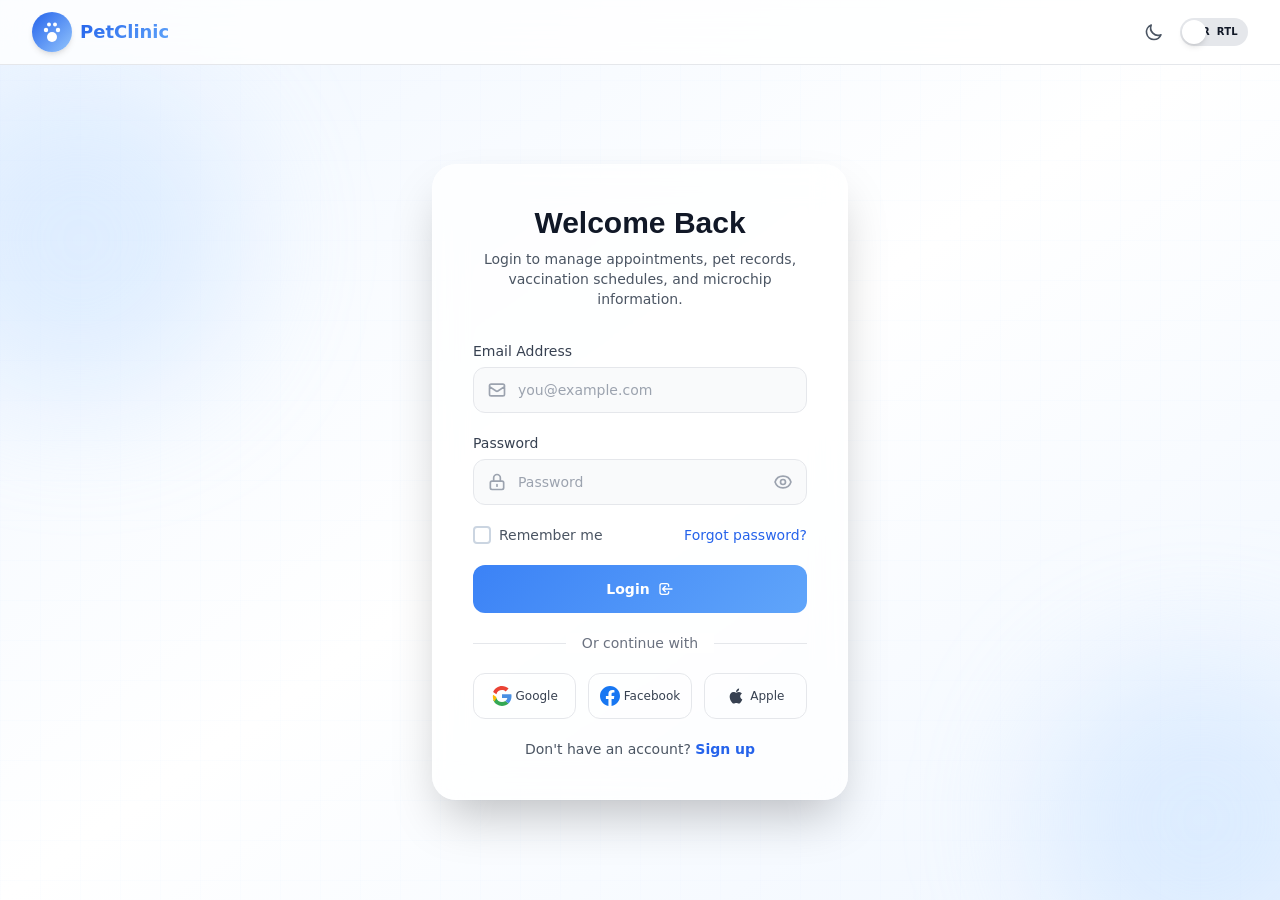
<file: login.html>
﻿<!DOCTYPE html>
<html lang="en">
<head>
  <meta charset="UTF-8">
  <meta name="viewport" content="width=device-width, initial-scale=1.0">
  <title>Login | Pet Vaccination & Microchipping Clinic</title>
  <link rel="icon" type="img/jpg" href="assets/images/logo.jpg">
  <meta name="description" content="Login to manage appointments, pet records, vaccination schedules, and microchip information.">
  <link rel="canonical" href="https://petclinic.com/login">
  <script src="tailwindcss.js"></script>
  <link rel="stylesheet" href="assets/fontawesome/css/all.min.css">
  <link href="https://unpkg.com/aos@2.3.1/dist/aos.css" rel="stylesheet">
  <link rel="stylesheet" href="css/styles.css">
  <link rel="stylesheet" href="assets/css/google-fonts.css">
  <script>tailwind.config={darkMode:'class',theme:{extend:{colors:{'brand-blue':{50:'#EFF6FF',100:'#DBEAFE',200:'#BFDBFE',300:'#93C5FD',400:'#60A5FA',500:'#3B82F6',600:'#2563EB',700:'#1D4ED8',800:'#1E40AF',900:'#1E3A8A'},fontFamily:{sans:['Inter','sans-serif'],display:['Plus Jakarta Sans','sans-serif']}}}}}</script>
</head>
<body class="bg-gray-50 dark:bg-gray-900 text-gray-900 dark:text-gray-100 font-sans min-h-screen">

  <!-- Simple Navbar -->
  <nav class="fixed top-0 left-0 w-full z-50 bg-white/80 dark:bg-gray-900/80 backdrop-blur-lg border-b border-gray-200 dark:border-gray-700">
    <div class="max-w-7xl mx-auto px-4 sm:px-6 lg:px-8">
      <div class="flex items-center justify-between h-16">
        <a href="index.html" class="flex items-center space-x-2 rtl:space-x-reverse">
          <div class="w-10 h-10 bg-gradient-to-br from-brand-blue-600 to-brand-blue-300 rounded-full flex items-center justify-center shadow-md">
            <svg class="w-6 h-6 text-white" fill="currentColor" viewBox="0 0 24 24">
              <circle cx="12" cy="17" r="5" />
              <circle cx="6" cy="10" r="2.2" />
              <circle cx="18" cy="10" r="2.2" />
              <circle cx="9" cy="4.5" r="2" />
              <circle cx="15" cy="4.5" r="2" />
            </svg>
          </div>
          <span class="text-lg font-bold gradient-text">PetClinic</span>
        </a>
        <div class="flex items-center gap-2">
          <button id="darkModeToggle" class="p-2 rounded-lg text-gray-600 dark:text-gray-300 hover:bg-gray-100 dark:hover:bg-gray-700 transition-all" title="Toggle Dark Mode">
            <svg class="w-5 h-5 dark:hidden" fill="none" stroke="currentColor" viewBox="0 0 24 24"><path stroke-linecap="round" stroke-linejoin="round" stroke-width="2" d="M20.354 15.354A9 9 0 018.646 3.646 9.003 9.003 0 0012 21a9.003 9.003 0 008.354-5.646z"/></svg>
            <svg class="w-5 h-5 hidden dark:block" fill="none" stroke="currentColor" viewBox="0 0 24 24"><path stroke-linecap="round" stroke-linejoin="round" stroke-width="2" d="M12 3v1m0 16v1m9-9h-1M4 12H3m15.364 6.364l-.707-.707M6.343 6.343l-.707-.707m12.728 0l-.707.707M6.343 17.657l-.707.707M16 12a4 4 0 11-8 0 4 4 0 018 0z"/></svg>
          </button>
          <button id="ltrToggle" class="relative w-[68px] h-7 rounded-full transition-all duration-300 focus-visible:outline-2 focus-visible:outline-blue-500" aria-label="Switch to RTL" title="Switch to RTL">
            <span class="absolute inset-0 rounded-full bg-gray-200 dark:bg-gray-700"></span>
            <span id="ltrToggleTrack" class="absolute inset-0 rounded-full bg-gradient-to-r from-brand-blue-600 to-brand-blue-300 opacity-0 transition-opacity duration-300"></span>
            <span class="relative flex items-center justify-between px-2.5 h-full text-[10px] font-bold uppercase leading-none tracking-wide">
              <span id="ltrToggleLtr" class="transition-colors duration-300">LTR</span>
              <span id="ltrToggleRtl" class="transition-colors duration-300">RTL</span>
            </span>
            <span id="ltrToggleKnob" class="absolute top-0.5 left-0.5 w-6 h-6 bg-white dark:bg-gray-200 rounded-full shadow-md transition-transform duration-300"></span>
          </button>
        </div>
      </div>
    </div>
  </nav>

  <!-- Login Section -->
  <section class="min-h-screen flex items-center justify-center relative overflow-hidden pt-16">
    <div class="absolute inset-0 bg-gradient-to-br from-brand-blue-50 via-white to-brand-blue-50 dark:from-gray-900 dark:via-gray-800 dark:to-gray-900"></div>
    <div class="absolute inset-0 bg-grid opacity-30 dark:opacity-10"></div>
    <div class="absolute top-20 -left-20 w-80 h-80 bg-blue-200/40 dark:bg-blue-800/20 rounded-full blur-3xl"></div>
    <div class="absolute -bottom-20 -right-20 w-80 h-80 bg-brand-blue-200/40 dark:bg-brand-blue-800/20 rounded-full blur-3xl"></div>

    <div class="relative w-full max-w-md mx-auto px-4 py-8" data-aos="fade-up" data-aos-duration="800">
      <div class="glass-card rounded-3xl p-8 sm:p-10 shadow-2xl">
        
        <div class="text-center mb-8">
          
          <h1 class="text-2xl sm:text-3xl font-bold text-gray-900 dark:text-white mb-2">Welcome Back</h1>
          <p class="text-gray-600 dark:text-gray-400 text-sm">Login to manage appointments, pet records, vaccination schedules, and microchip information.</p>
        </div>

        
        <form id="loginForm" class="space-y-5" novalidate>
          <div>
            <label for="email" class="block text-sm font-medium text-gray-700 dark:text-gray-300 mb-1.5">Email Address</label>
            <div class="relative">
              <svg class="w-5 h-5 text-gray-400 absolute left-3.5 top-1/2 -translate-y-1/2" fill="none" stroke="currentColor" viewBox="0 0 24 24"><path stroke-linecap="round" stroke-linejoin="round" stroke-width="2" d="M3 8l7.89 5.26a2 2 0 002.22 0L21 8M5 19h14a2 2 0 002-2V7a2 2 0 00-2-2H5a2 2 0 00-2 2v10a2 2 0 002 2z"/></svg>
              <input type="email" id="email" name="email" placeholder="you@example.com" class="form-input w-full pl-11 pr-4 py-3 bg-gray-50 dark:bg-gray-800 border border-gray-200 dark:border-gray-700 rounded-xl text-sm focus:border-blue-500 dark:focus:border-blue-400 transition-all">
            </div>
            <p class="text-blue-600 text-xs mt-1 hidden" id="emailError">Please enter a valid email address</p>
          </div>

          <div>
            <label for="password" class="block text-sm font-medium text-gray-700 dark:text-gray-300 mb-1.5">Password</label>
            <div class="relative">
              <svg class="w-5 h-5 text-gray-400 absolute left-3.5 top-1/2 -translate-y-1/2" fill="none" stroke="currentColor" viewBox="0 0 24 24"><path stroke-linecap="round" stroke-linejoin="round" stroke-width="2" d="M12 15v2m-6 4h12a2 2 0 002-2v-6a2 2 0 00-2-2H6a2 2 0 00-2 2v6a2 2 0 002 2zm10-10V7a4 4 0 00-8 0v4h8z"/></svg>
              <input type="password" id="password" name="password" placeholder="Password" class="form-input w-full pl-11 pr-12 py-3 bg-gray-50 dark:bg-gray-800 border border-gray-200 dark:border-gray-700 rounded-xl text-sm focus:border-blue-500 dark:focus:border-blue-400 transition-all">
              <button type="button" id="togglePassword" class="absolute right-3.5 top-1/2 -translate-y-1/2 text-gray-400 hover:text-gray-600 dark:hover:text-gray-300">
                <svg class="w-5 h-5" fill="none" stroke="currentColor" viewBox="0 0 24 24"><path stroke-linecap="round" stroke-linejoin="round" stroke-width="2" d="M15 12a3 3 0 11-6 0 3 3 0 016 0z"/><path stroke-linecap="round" stroke-linejoin="round" stroke-width="2" d="M2.458 12C3.732 7.943 7.523 5 12 5c4.478 0 8.268 2.943 9.542 7-1.274 4.057-5.064 7-9.542 7-4.477 0-8.268-2.943-9.542-7z"/></svg>
              </button>
            </div>
            <p class="text-blue-600 text-xs mt-1 hidden" id="passwordError">Password must be at least 6 characters</p>
          </div>

          <div class="flex items-center justify-between">
            <label class="flex items-center gap-2 cursor-pointer">
              <input type="checkbox" id="remember" class="custom-checkbox">
              <span class="text-sm text-gray-600 dark:text-gray-400">Remember me</span>
            </label>
            <a href="#" class="text-sm text-blue-600 dark:text-blue-400 hover:underline">Forgot password?</a>
          </div>

          <button type="submit" class="btn-primary w-full py-3.5 rounded-xl text-white font-semibold text-sm flex items-center justify-center gap-2" id="loginBtn">
            <span>Login</span>
            <svg class="w-4 h-4" fill="none" stroke="currentColor" viewBox="0 0 24 24"><path stroke-linecap="round" stroke-linejoin="round" stroke-width="2" d="M11 16l-4-4m0 0l4-4m-4 4h14m-5 4v1a3 3 0 01-3 3H6a3 3 0 01-3-3V7a3 3 0 013-3h7a3 3 0 013 3v1"/></svg>
          </button>

          <div class="relative my-6">
            <div class="absolute inset-0 flex items-center"><div class="w-full border-t border-gray-200 dark:border-gray-700"></div></div>
            <div class="relative flex justify-center"><span class="bg-white dark:bg-gray-800 px-4 text-sm text-gray-500">Or continue with</span></div>
          </div>

          <div class="grid grid-cols-3 gap-3">
            <button type="button" class="flex items-center justify-center gap-1 px-2 py-3 border border-gray-200 dark:border-gray-700 rounded-xl text-sm font-medium text-gray-700 dark:text-gray-300 hover:bg-gray-50 dark:hover:bg-gray-800 transition-all">
              <svg class="w-5 h-5" viewBox="0 0 24 24"><path fill="#EA4335" d="M5.266 9.765A7.077 7.077 0 0112 4.909c1.69 0 3.218.6 4.418 1.582L19.91 3C17.782 1.145 15.054 0 12 0 7.27 0 3.198 2.932 1.333 7.108l3.933 2.657z"/><path fill="#34A853" d="M16.04 18.013c-1.09.703-2.474 1.078-4.04 1.078a7.077 7.077 0 01-6.723-4.823l-3.933 2.657A11.965 11.965 0 0012 24c2.933 0 5.735-1.043 7.834-3l-3.794-2.987z"/><path fill="#4A90E2" d="M19.834 21c2.195-2.048 3.62-5.096 3.62-9 0-.71-.109-1.473-.272-2.182H12v4.637h6.436a5.5 5.5 0 01-2.396 3.558l3.794 2.987z"/><path fill="#FBBC05" d="M5.266 14.765a7.08 7.08 0 01-.01-1.53l-3.933-2.657c-.204.676-.323 1.388-.323 2.127 0 2.125.663 4.095 1.813 5.784l2.453-3.724z"/></svg>
              <span class="text-xs">Google</span>
            </button>
            <button type="button" class="flex items-center justify-center gap-1 px-2 py-3 border border-gray-200 dark:border-gray-700 rounded-xl text-sm font-medium text-gray-700 dark:text-gray-300 hover:bg-gray-50 dark:hover:bg-gray-800 transition-all">
              <svg class="w-5 h-5" fill="#1877F2" viewBox="0 0 24 24"><path d="M24 12.073c0-6.627-5.373-12-12-12s-12 5.373-12 12c0 5.99 4.388 10.954 10.125 11.854v-8.385H7.078v-3.47h3.047V9.43c0-3.007 1.792-4.669 4.533-4.669 1.312 0 2.686.235 2.686.235v2.953H15.83c-1.491 0-1.956.925-1.956 1.874v2.25h3.328l-.532 3.47h-2.796v8.385C19.612 23.027 24 18.062 24 12.073z"/></svg>
              <span class="text-xs">Facebook</span>
            </button>
            <button type="button" class="flex items-center justify-center gap-1 px-2 py-3 border border-gray-200 dark:border-gray-700 rounded-xl text-sm font-medium text-gray-700 dark:text-gray-300 hover:bg-gray-50 dark:hover:bg-gray-800 transition-all">
              <svg class="w-5 h-5" viewBox="0 0 24 24" fill="currentColor"><path d="M17.05 20.28c-.98.95-2.05.8-3.08.35-1.09-.46-2.09-.48-3.24 0-1.44.62-2.2.44-3.06-.35C2.79 15.25 3.51 7.59 9.05 7.31c1.35.07 2.29.74 3.08.8 1.18-.24 2.31-.93 3.57-.84 1.51.12 2.65.72 3.4 1.8-3.12 1.87-2.38 5.98.48 7.13-.57 1.5-1.31 2.99-2.54 4.09zM12.03 7.25c-.15-2.23 1.66-4.07 3.74-4.25.29 2.58-2.34 4.5-3.74 4.25z"/></svg>
              <span class="text-xs">Apple</span>
            </button>
          </div>

          <p class="text-center text-sm text-gray-600 dark:text-gray-400">
            Don't have an account? <a href="signup.html" class="text-blue-600 dark:text-blue-400 font-semibold hover:underline">Sign up</a>
          </p>
        </form>
      </div>
    </div>
  </section>

  <script src="https://unpkg.com/aos@2.3.1/dist/aos.js"></script>
  <script>AOS.init();</script>
  <script src="js/darkmode.js"></script>
  <script src="js/login.js"></script>
</body>
</html>
</file>
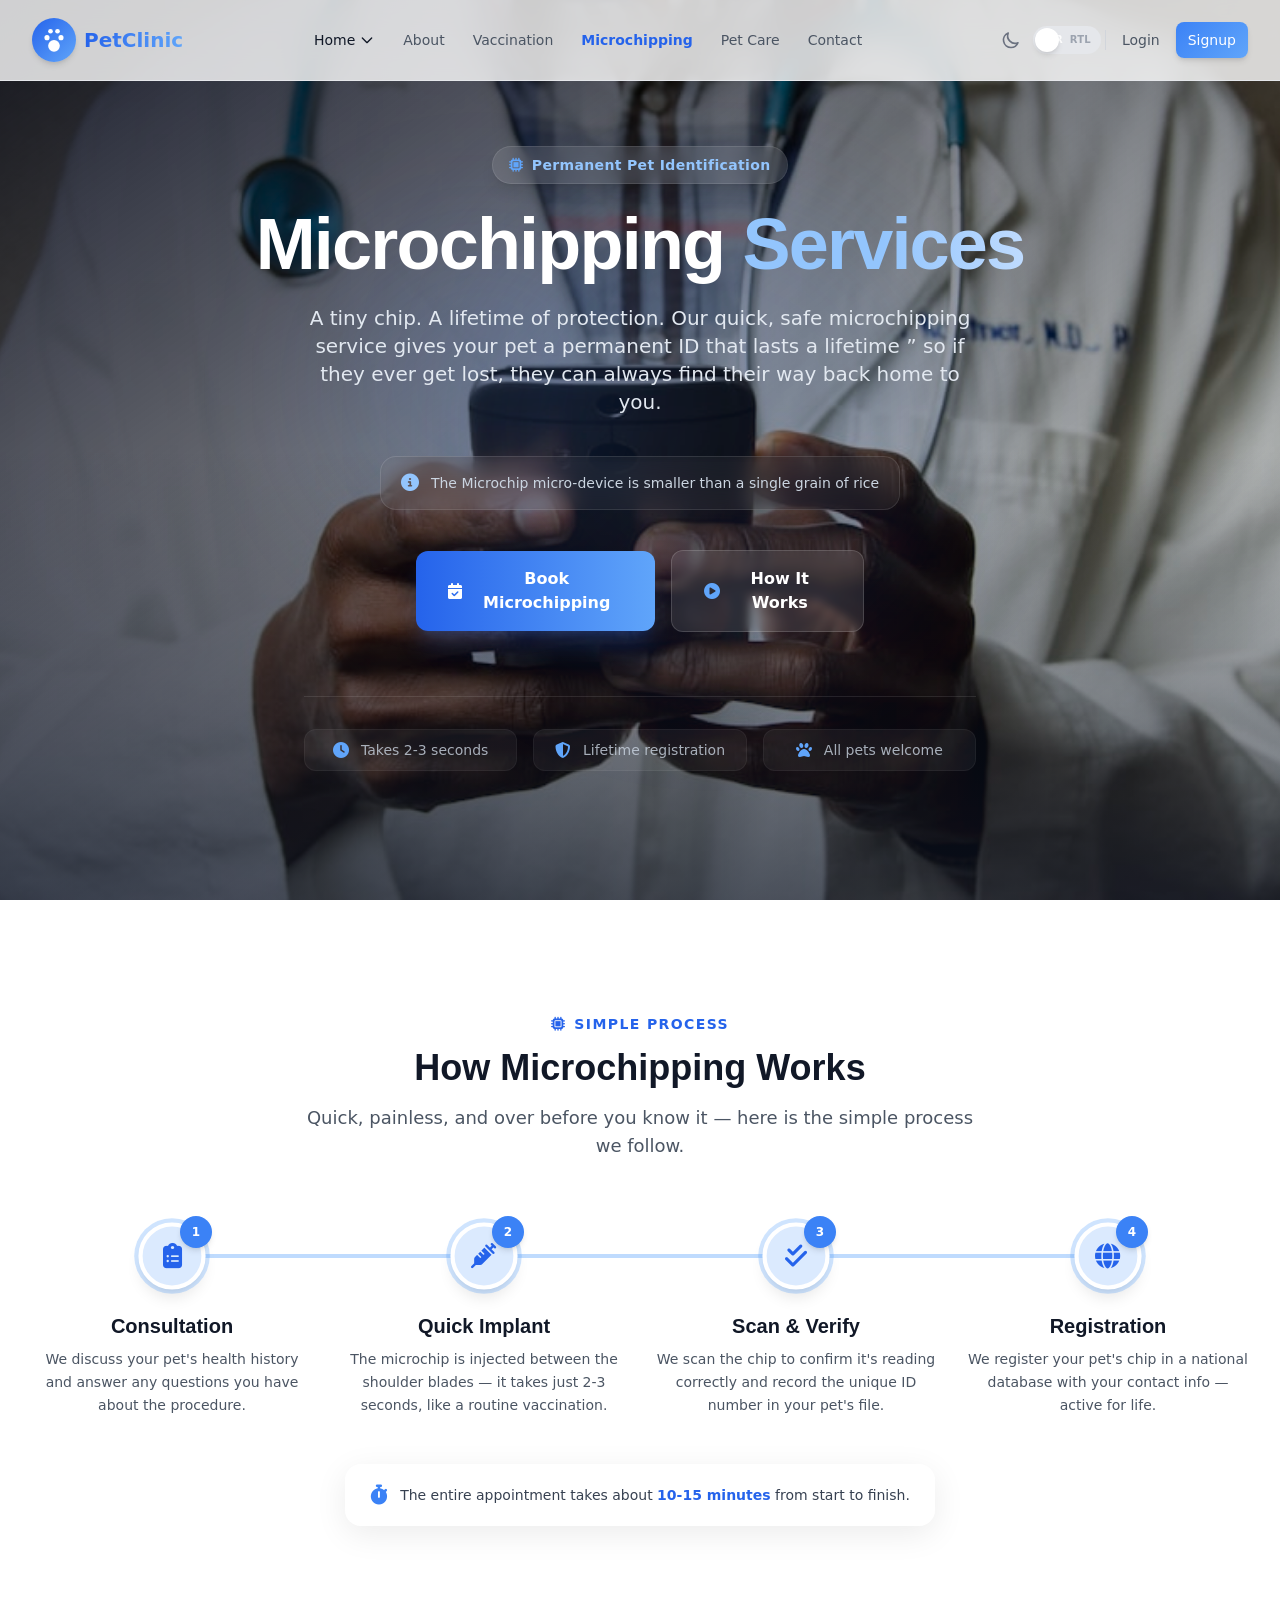
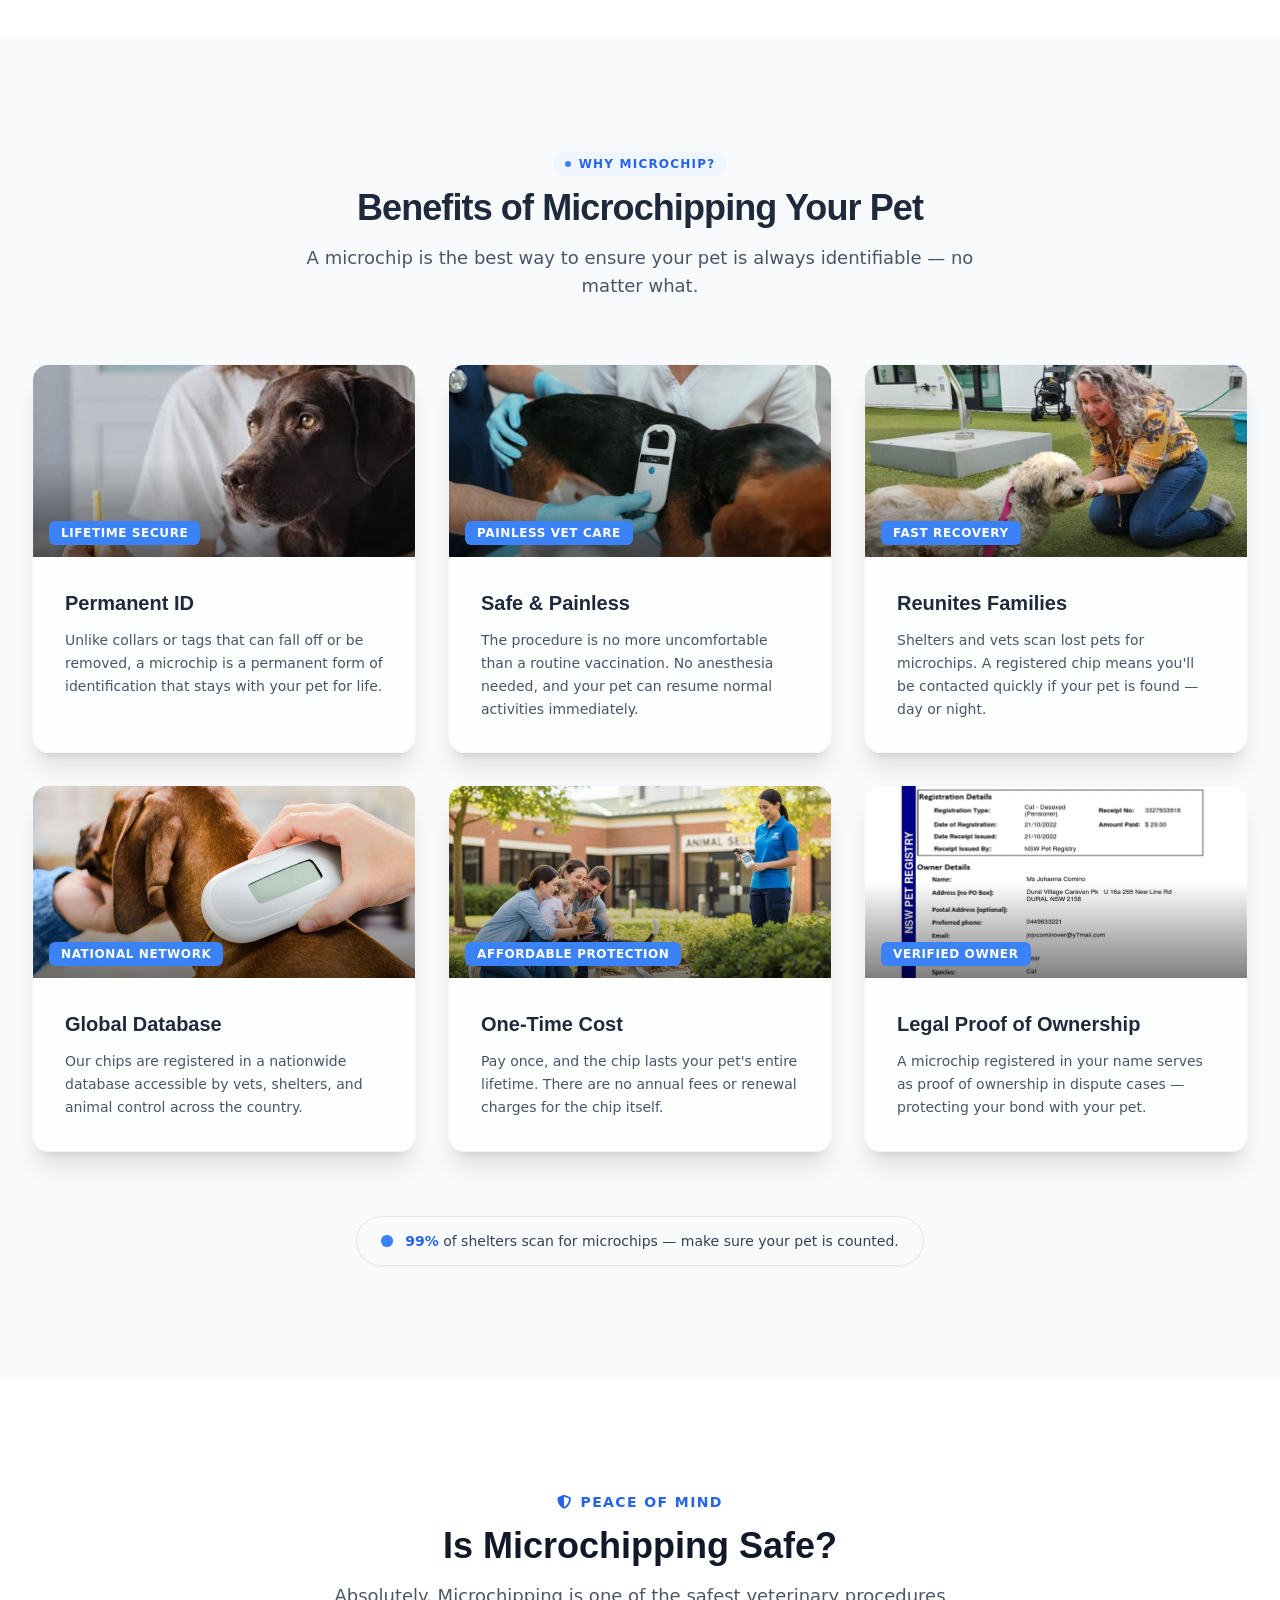
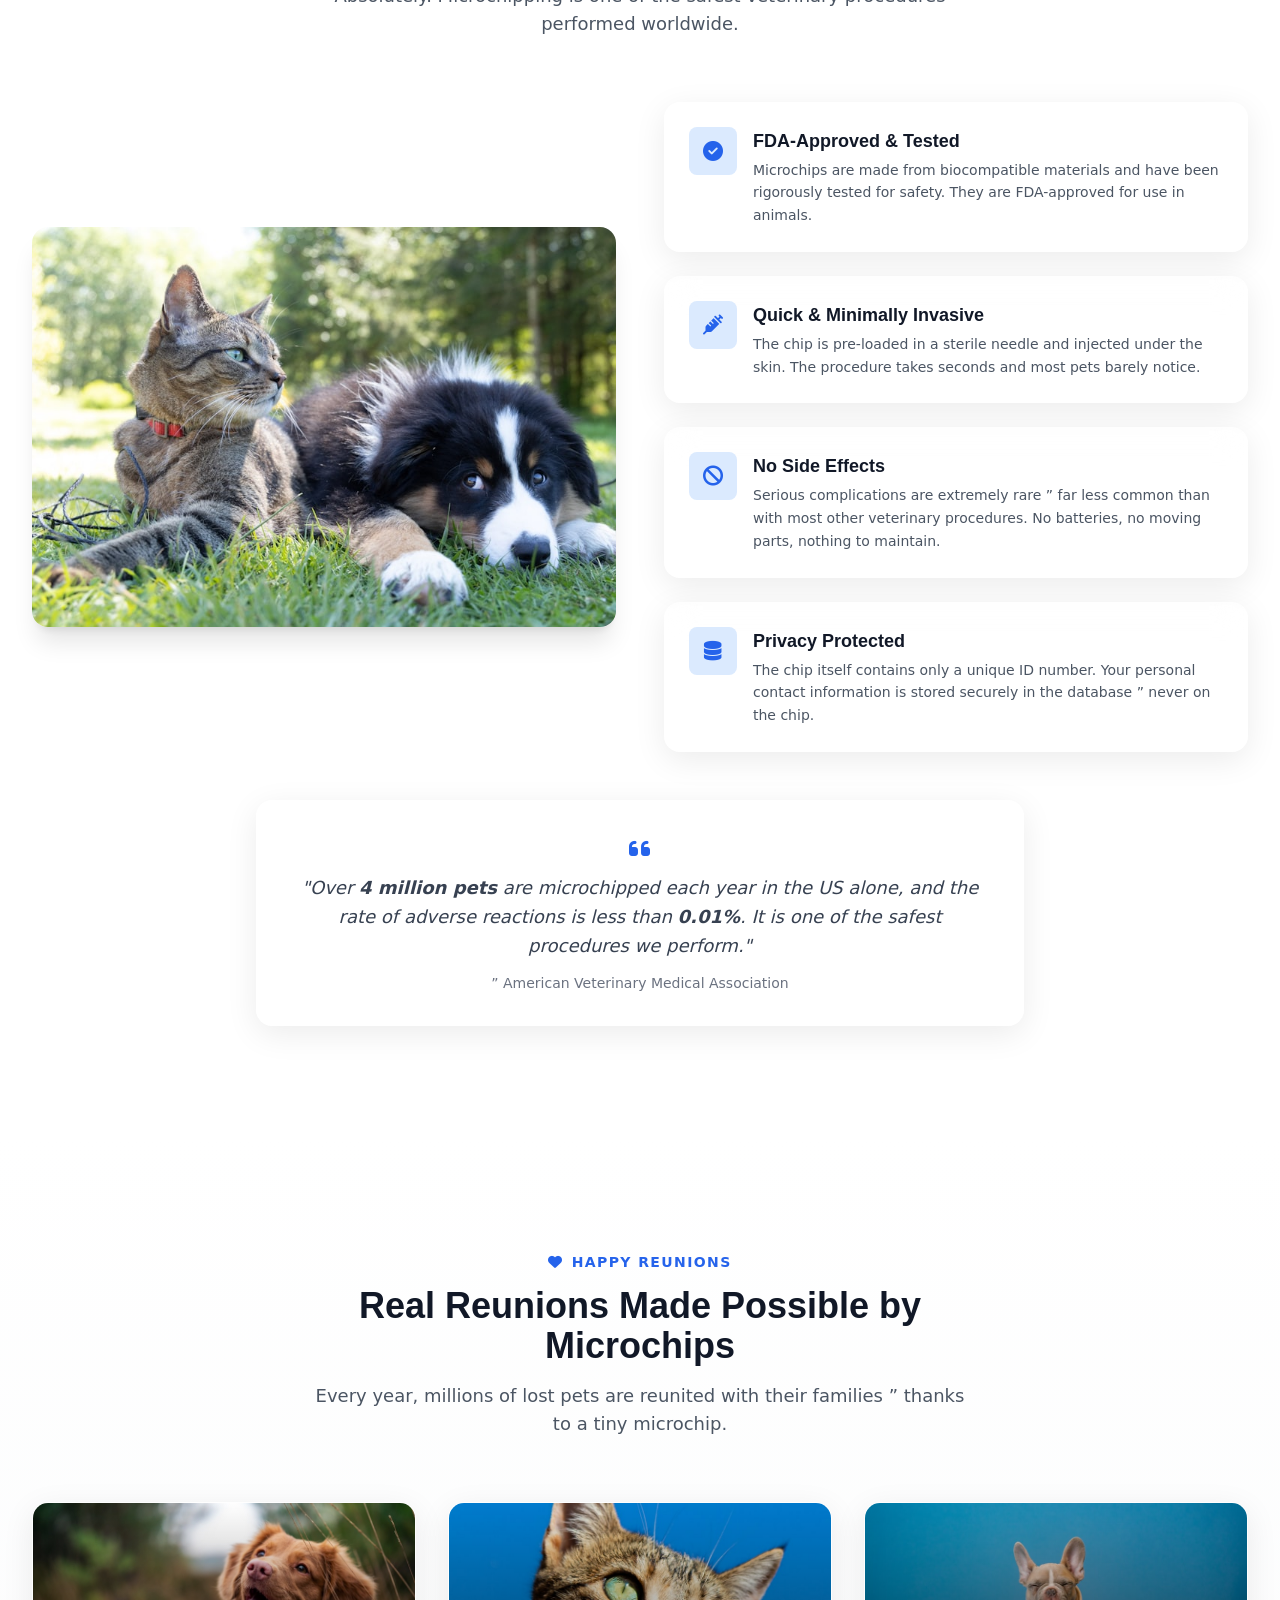
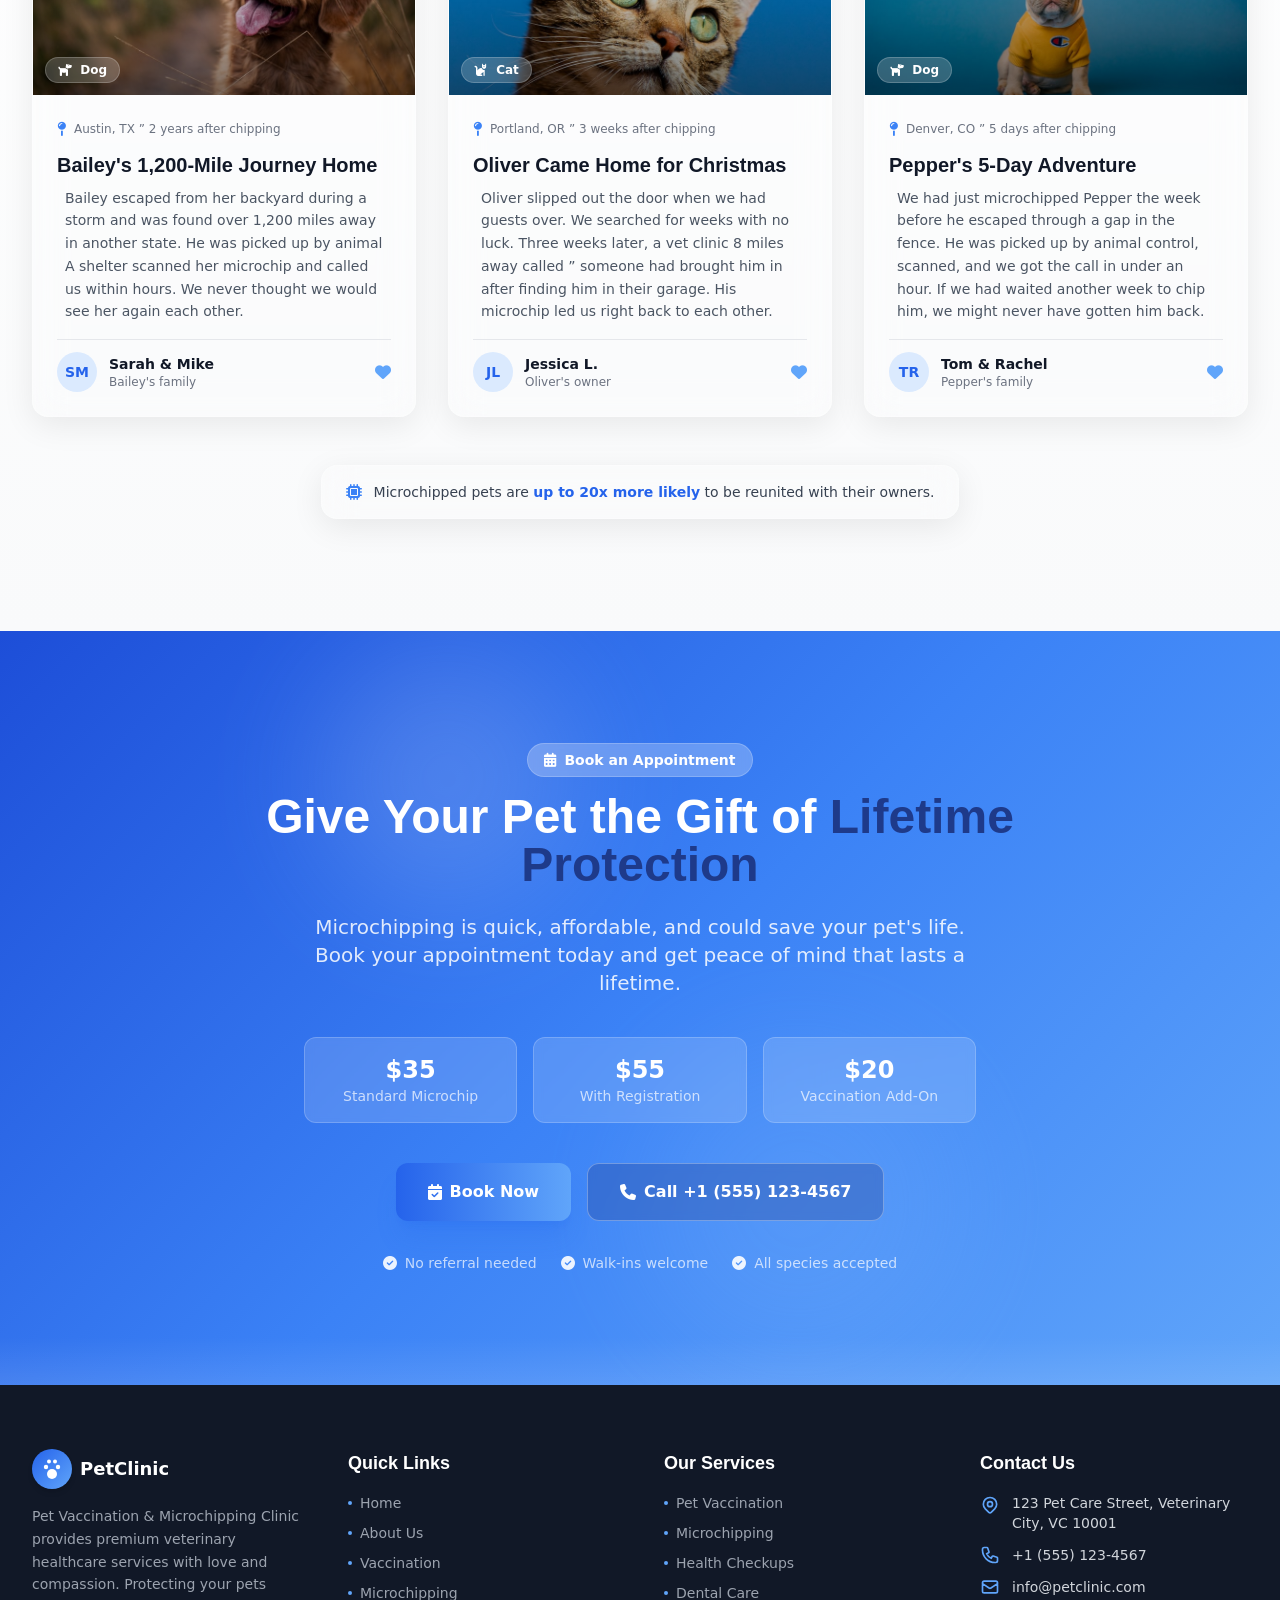
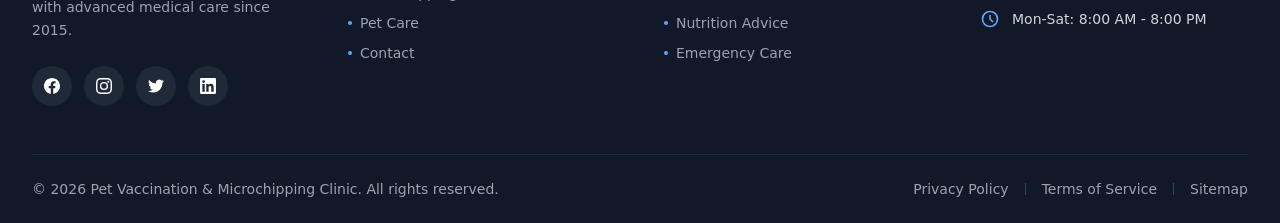
<file: microchipping.html>
﻿<!DOCTYPE html>
<html lang="en" dir="ltr">
<head>
  <meta charset="UTF-8" />
  <meta name="viewport" content="width=device-width, initial-scale=1.0" />
  <title>Microchipping Services | Pet Vaccination & Microchipping Clinic</title>
  <link rel="icon" type="img/jpg" href="assets/images/logo.jpg">
  <meta name="description" content="Professional pet microchipping services. Safe, quick, and permanent identification for your furry family members." />
  <script src="tailwindcss.js"></script>
  <link rel="stylesheet" href="assets/fontawesome/css/all.min.css" />
  <link rel="stylesheet" href="https://unpkg.com/aos@2.3.1/dist/aos.css" />
  <link rel="stylesheet" href="css/styles.css" />
  <link rel="stylesheet" href="assets/css/google-fonts.css" />
  <script>
    tailwind.config = {
      darkMode: 'class',
      theme: {
        extend: {
          colors: {
            'brand-blue': {
              50: '#EFF6FF',
              100: '#DBEAFE',
              200: '#BFDBFE',
              300: '#93C5FD',
              400: '#60A5FA',
              500: '#3B82F6',
              600: '#2563EB',
              700: '#1D4ED8',
              800: '#1E40AF',
              900: '#1E3A8A',
            },
          },
          fontFamily: { sans: ['Inter', 'system-ui', 'sans-serif'] },
        }
      }
    }
  </script>
  <style>
    body { font-family: 'Inter', system-ui, sans-serif; }
    .glass-card { background: rgba(255,255,255,0.15); backdrop-filter: blur(16px); -webkit-backdrop-filter: blur(16px); border: 1px solid rgba(255,255,255,0.25); border-radius: 1rem; box-shadow: 0 8px 32px rgba(0,0,0,0.08); transition: all 0.4s ease; }
    .dark .glass-card { background: rgba(15,23,42,0.6); border-color: rgba(148,163,184,0.15); }
    .glass-card:hover { transform: translateY(-6px); box-shadow: 0 16px 48px rgba(0,0,0,0.14); }
    .gradient-hero { background: linear-gradient(135deg, #1E3A8A 0%, #2563EB 30%, #3B82F6 60%, #60A5FA 100%); }
    .gradient-cta { background: linear-gradient(135deg, #1D4ED8 0%, #3B82F6 50%, #60A5FA 100%); }
    .step-connector { position: absolute; top: 2.5rem; left: 50%; width: 100%; height: 2px; background: linear-gradient(90deg, #3B82F6, #60A5FA); transform: translateX(0); }
    .dark .step-connector { background: linear-gradient(90deg, #2563EB, #60A5FA); }
    @media (max-width: 767px) { .step-connector { display: none; } }
    .story-quote { quotes: "œ" "" "˜" "™"; }
    .story-quote::before { content: open-quote; font-size: 2rem; line-height: 0.5; vertical-align: -0.3em; color: var(--brand-blue-500); }
    .story-quote::after { content: close-quote; font-size: 2rem; line-height: 0.5; vertical-align: -0.1em; color: var(--brand-blue-500); }
    .microchip-glow { box-shadow: 0 0 20px rgba(59,130,246,0.3); }
    .progress-step.active .progress-dot { background: #3b82f6; box-shadow: 0 0 0 4px rgba(59,130,246,0.2); }
    .progress-step.completed .progress-dot { background: #2563eb; }
    .progress-dot { width: 16px; height: 16px; border-radius: 50%; background: #d1d5db; transition: all 0.4s ease; }
    .hover-lift { transition: transform 0.3s ease, box-shadow 0.3s ease; }
    .hover-lift:hover { transform: translateY(-4px); box-shadow: 0 12px 36px rgba(0,0,0,0.1); }
  </style>
</head>
<body class="bg-gray-50 text-gray-900 dark:bg-slate-900 dark:text-gray-100 transition-colors duration-300 overflow-x-hidden">

  <!-- Navbar Placeholder -->
  <div id="navbar"></div>

  <!-- ===================== SECTION 1: HERO / OVERVIEW ===================== -->
  <!-- Microchipping Services Hero Section -->
<section class="relative min-h-screen flex items-center pt-24 pb-20 overflow-hidden">
  
  <!-- Background Image with Dark Professional Overlay -->
  <div class="absolute inset-0 z-0">
    <img 
      src="assets/images/photo-1576091160399-112ba8d25d1d.jpg" 
      alt="Professional Veterinary Laboratory Background" 
      class="w-full h-full object-cover"
    />
    <!-- Glassmorphism Gradient & Dark Tint Box -->
    <div class="absolute inset-0 bg-gradient-to-br from-slate-950/90 via-brand-blue-950/85 to-brand-blue-950/90 mix-blend-multiply"></div>
    <div class="absolute inset-0 bg-gradient-to-t from-slate-900 via-transparent to-transparent opacity-60"></div>
  </div>

  <!-- Decorative Premium Light Orbs -->
  <div class="absolute inset-0 pointer-events-none z-10 overflow-hidden">
    <div class="absolute top-1/4 left-1/4 rtl:right-1/4 rtl:left-auto w-80 h-80 bg-brand-blue-500/10 rounded-full blur-3xl"></div>
    <div class="absolute bottom-1/4 right-1/4 rtl:left-1/4 rtl:right-auto w-[500px] h-[500px] bg-brand-blue-500/10 rounded-full blur-3xl"></div>
  </div>

  <!-- Hero Content Grid Container -->
  <div class="container mx-auto px-4 sm:px-6 lg:px-8 relative z-20 w-full">
    <div class="max-w-4xl mx-auto text-center" data-aos="fade-up" data-aos-duration="1000">
      
      <!-- Top Accent Badge -->
      <span class="inline-flex items-center px-4 py-2 bg-white/10 text-brand-blue-300 text-xs sm:text-sm font-semibold rounded-full mb-6 backdrop-blur-md border border-white/10 shadow-lg tracking-wide animate-pulse">
        <i class="fas fa-microchip mr-2 rtl:ml-2 rtl:mr-0 text-brand-blue-400"></i>Permanent Pet Identification
      </span>
      
      <!-- Main Grand Heading -->
      <h1 class="text-4xl sm:text-5xl md:text-6xl lg:text-7xl font-extrabold text-white leading-tight mb-6 tracking-tight">
        Microchipping <span class="bg-gradient-to-r from-brand-blue-300 via-brand-blue-300 to-brand-blue-200 bg-clip-text text-transparent">Services</span>
      </h1>
      
      <!-- Catchy Description -->
      <p class="text-base sm:text-lg md:text-xl text-slate-200 max-w-2xl mx-auto mb-10 leading-relaxed font-normal">
        A tiny chip. A lifetime of protection. Our quick, safe microchipping service gives your pet a permanent ID that lasts a lifetime ” so if they ever get lost, they can always find their way back home to you.
      </p>
      
      <!-- Glassmorphism Highlight Micro Tag -->
      <div class="inline-flex items-center gap-3 bg-white/5 backdrop-blur-md border border-white/10 rounded-2xl px-5 py-3 mb-10 shadow-inner">
        <i class="fas fa-info-circle text-brand-blue-300 text-base sm:text-lg"></i>
        <span class="text-slate-300 text-xs sm:text-sm font-medium">The Microchip micro-device is smaller than a single grain of rice</span>
      </div>

      <!-- Action Buttons Row -->
      <div class="flex flex-col sm:flex-row items-center justify-center gap-4 max-w-md mx-auto">
        <a href="#cta" class="w-full sm:w-auto inline-flex items-center justify-center gap-2 px-8 py-4 bg-gradient-to-r from-brand-blue-600 to-brand-blue-400 text-white font-bold rounded-xl shadow-xl shadow-blue-600/20 hover:-translate-y-1 hover:shadow-2xl hover:shadow-blue-600/30 transition-all duration-300 btn-primary">
          <i class="fas fa-calendar-check"></i> Book Microchipping
        </a>
        <a href="#process" class="w-full sm:w-auto inline-flex items-center justify-center gap-2 px-8 py-4 bg-white/10 hover:bg-white/20 text-white font-semibold rounded-xl border border-white/15 backdrop-blur-sm transition-all duration-300 hover:-translate-y-0.5">
          <i class="fas fa-play-circle text-brand-blue-400"></i> How It Works
        </a>
      </div>
      
      <!-- Bottom Highlight Stats/Badges -->
      <div class="grid grid-cols-1 sm:grid-cols-3 gap-4 max-w-2xl mx-auto mt-16 pt-8 border-t border-white/10 text-slate-300/80 text-xs sm:text-sm">
        <div class="flex items-center justify-center gap-3 py-2 px-4 rounded-xl bg-white/5 border border-white/5">
          <i class="fas fa-clock text-brand-blue-400 text-base"></i> <span>Takes 2-3 seconds</span>
        </div>
        <div class="flex items-center justify-center gap-3 py-2 px-4 rounded-xl bg-white/5 border border-white/5">
          <i class="fas fa-shield-alt text-brand-blue-400 text-base"></i> <span>Lifetime registration</span>
        </div>
        <div class="flex items-center justify-center gap-3 py-2 px-4 rounded-xl bg-white/5 border border-white/5">
          <i class="fas fa-paw text-brand-blue-400 text-base"></i> <span>All pets welcome</span>
        </div>
      </div>

    </div>
  </div>


</section>

<!-- ===================== SECTION 2: PROCESS ===================== -->
  <section id="process" class="py-20 lg:py-28 bg-white dark:bg-slate-800 relative">
    <div class="container mx-auto px-4 sm:px-6 lg:px-8">
      <div class="text-center max-w-2xl mx-auto mb-16" data-aos="fade-up">
        <span class="text-brand-blue-600 dark:text-brand-blue-400 font-semibold text-sm uppercase tracking-widest"><i class="fas fa-microchip mr-2 rtl:ml-2 rtl:mr-0"></i>Simple Process</span>
        <h2 class="text-3xl sm:text-4xl font-extrabold mt-3 mb-4">How Microchipping Works</h2>
        <p class="text-gray-600 dark:text-gray-400 text-lg">Quick, painless, and over before you know it — here is the simple process we follow.</p>
      </div>

      <div class="relative">
        <!-- Progress Tracking Line Container (Centered exactly behind icons) -->
        <div class="hidden md:block absolute top-8 left-[12.5%] right-[12.5%] h-1 bg-brand-blue-200 dark:bg-brand-blue-900 rounded-full -translate-y-1/2 z-0">
          <div class="absolute top-0 left-0 h-full w-0 bg-gradient-to-r from-brand-blue-500 to-brand-blue-400 rounded-full transition-all duration-500 ease-out" id="progress-bar"></div>
        </div>

        <div class="grid md:grid-cols-4 gap-6 lg:gap-8 relative z-10" dir="auto">
          <!-- Step 1 -->
          <div class="process-step relative text-center" data-step="1" data-aos="fade-up" data-aos-delay="0">
            <div class="relative inline-flex items-center justify-center mb-6">
              <div class="w-16 h-16 rounded-full bg-brand-blue-100 dark:bg-brand-blue-900/50 flex items-center justify-center text-brand-blue-600 dark:text-brand-blue-400 text-2xl font-bold border-4 border-white dark:border-slate-800 shadow-lg microchip-glow transition-all duration-300 step-icon">
                <i class="fas fa-clipboard-list"></i>
              </div>
              <span class="absolute -top-2 -right-2 rtl:-left-2 rtl:right-auto w-8 h-8 rounded-full bg-brand-blue-500 text-white text-xs font-bold flex items-center justify-center shadow-md">1</span>
            </div>
            <h3 class="text-xl font-bold mb-2">Consultation</h3>
            <p class="text-gray-600 dark:text-gray-400 text-sm leading-relaxed">We discuss your pet's health history and answer any questions you have about the procedure.</p>
          </div>

          <!-- Step 2 -->
          <div class="process-step relative text-center" data-step="2" data-aos="fade-up" data-aos-delay="150">
            <div class="relative inline-flex items-center justify-center mb-6">
              <div class="w-16 h-16 rounded-full bg-brand-blue-100 dark:bg-brand-blue-900/50 flex items-center justify-center text-brand-blue-600 dark:text-brand-blue-400 text-2xl font-bold border-4 border-white dark:border-slate-800 shadow-lg microchip-glow transition-all duration-300 step-icon">
                <i class="fas fa-syringe"></i>
              </div>
              <span class="absolute -top-2 -right-2 rtl:-left-2 rtl:right-auto w-8 h-8 rounded-full bg-brand-blue-500 text-white text-xs font-bold flex items-center justify-center shadow-md">2</span>
            </div>
            <h3 class="text-xl font-bold mb-2">Quick Implant</h3>
            <p class="text-gray-600 dark:text-gray-400 text-sm leading-relaxed">The microchip is injected between the shoulder blades — it takes just 2-3 seconds, like a routine vaccination.</p>
          </div>

          <!-- Step 3 -->
          <div class="process-step relative text-center" data-step="3" data-aos="fade-up" data-aos-delay="300">
            <div class="relative inline-flex items-center justify-center mb-6">
              <div class="w-16 h-16 rounded-full bg-brand-blue-100 dark:bg-brand-blue-900/50 flex items-center justify-center text-brand-blue-600 dark:text-brand-blue-400 text-2xl font-bold border-4 border-white dark:border-slate-800 shadow-lg microchip-glow transition-all duration-300 step-icon">
                <i class="fas fa-check-double"></i>
              </div>
              <span class="absolute -top-2 -right-2 rtl:-left-2 rtl:right-auto w-8 h-8 rounded-full bg-brand-blue-500 text-white text-xs font-bold flex items-center justify-center shadow-md">3</span>
            </div>
            <h3 class="text-xl font-bold mb-2">Scan &amp; Verify</h3>
            <p class="text-gray-600 dark:text-gray-400 text-sm leading-relaxed">We scan the chip to confirm it's reading correctly and record the unique ID number in your pet's file.</p>
          </div>

          <!-- Step 4 -->
          <div class="process-step relative text-center" data-step="4" data-aos="fade-up" data-aos-delay="450">
            <div class="relative inline-flex items-center justify-center mb-6">
              <div class="w-16 h-16 rounded-full bg-brand-blue-100 dark:bg-brand-blue-900/50 flex items-center justify-center text-brand-blue-600 dark:text-brand-blue-400 text-2xl font-bold border-4 border-white dark:border-slate-800 shadow-lg microchip-glow transition-all duration-300 step-icon">
                <i class="fas fa-globe"></i>
              </div>
              <span class="absolute -top-2 -right-2 rtl:-left-2 rtl:right-auto w-8 h-8 rounded-full bg-brand-blue-500 text-white text-xs font-bold flex items-center justify-center shadow-md">4</span>
            </div>
            <h3 class="text-xl font-bold mb-2">Registration</h3>
            <p class="text-gray-600 dark:text-gray-400 text-sm leading-relaxed">We register your pet's chip in a national database with your contact info — active for life.</p>
          </div>
        </div>
      </div>

      <div class="mt-12 text-center" data-aos="fade-up">
        <div class="glass-card inline-flex items-center gap-3 px-6 py-4">
          <i class="fas fa-stopwatch text-brand-blue-500 text-xl"></i>
          <span class="text-sm font-medium text-gray-700 dark:text-gray-300">The entire appointment takes about <strong class="text-brand-blue-600 dark:text-brand-blue-400">10-15 minutes</strong> from start to finish.</span>
        </div>
      </div>
    </div>
  </section>

  <!-- JavaScript for handling scroll/intersection progress fill -->
  <script>
    document.addEventListener('DOMContentLoaded', () => {
      const progressBar = document.getElementById('progress-bar');
      const steps = document.querySelectorAll('.process-step');
      
      const observerOptions = {
        root: null,
        threshold: 0.6 // Trigger visual active states as steps center on screen
      };

      const observer = new IntersectionObserver((entries) => {
        let maxStepVisible = 0;

        entries.forEach(() => {
          steps.forEach((step, index) => {
            const rect = step.getBoundingClientRect();
            // Check if step element has entered viewport calculation zone
            if (rect.top < window.innerHeight * 0.75) {
              maxStepVisible = Math.max(maxStepVisible, index + 1);
            }
          });
        });

        // Dynamic Line fill logic mapping perfectly from point-to-point
        let progressWidth = 0;
        if (maxStepVisible === 2) progressWidth = 33.33;
        else if (maxStepVisible === 3) progressWidth = 66.66;
        else if (maxStepVisible >= 4) progressWidth = 100;

        progressBar.style.width = `${progressWidth}%`;

        // Highlight completed icons smoothly
        steps.forEach((step, idx) => {
          const iconContainer = step.querySelector('.step-icon');
          if (idx < maxStepVisible) {
            iconContainer.classList.add('ring-4', 'ring-brand-blue-400/30', 'scale-105');
          } else {
            iconContainer.classList.remove('ring-4', 'ring-brand-blue-400/30', 'scale-105');
          }
        });
      }, observerOptions);

      steps.forEach(step => observer.observe(step));
      // Trigger calculation instantly on scroll
      window.addEventListener('scroll', () => { steps[0] && observer.observe(steps[0]); });
    });
  </script>




  <!-- ===================== SECTION 3: BENEFITS ===================== -->
<section id="benefits" class="py-20 lg:py-28 relative overflow-hidden bg-gray-50 dark:bg-slate-900">
  <!-- Premium Subtle Gradients & Art Background Layout -->
  <div class="absolute inset-0 bg-gradient-to-b from-slate-50 via-white to-slate-50 dark:from-slate-900 dark:via-slate-850 dark:to-slate-900 -z-10"></div>
  <div class="absolute top-0 left-1/4 w-96 h-96 bg-brand-blue-400/10 dark:bg-brand-blue-500/5 rounded-full blur-3xl -z-10"></div>
  <div class="absolute bottom-0 right-1/4 w-96 h-96 bg-brand-blue-400/10 dark:bg-brand-blue-500/5 rounded-full blur-3xl -z-10"></div>

  <div class="container mx-auto px-4 sm:px-6 lg:px-8">
    <div class="text-center max-w-2xl mx-auto mb-16" data-aos="fade-up">
      <span class="inline-flex items-center gap-2 px-3 py-1 rounded-full bg-brand-blue-50 dark:bg-brand-blue-900/30 text-brand-blue-600 dark:text-brand-blue-400 font-semibold text-xs uppercase tracking-widest">
        <span class="w-1.5 h-1.5 rounded-full bg-brand-blue-500 animate-pulse"></span>Why Microchip?
      </span>
      <h2 class="text-3xl sm:text-4xl font-extrabold mt-3 mb-4 text-slate-800 dark:text-white tracking-tight">
        Benefits of Microchipping Your Pet
      </h2>
      <p class="text-slate-600 dark:text-slate-400 text-lg">
        A microchip is the best way to ensure your pet is always identifiable — no matter what.
      </p>
    </div>

    <!-- Cards Layout Grid -->
    <div class="grid sm:grid-cols-2 lg:grid-cols-3 gap-6 lg:gap-8">
      
      <!-- Benefit 1 -->
      <div class="group glass-card overflow-hidden p-0 rounded-2xl border border-slate-100 dark:border-slate-800 bg-white/70 dark:bg-slate-850/70 backdrop-blur-md shadow-xl transition-all duration-300 hover:-translate-y-2 hover:shadow-2xl" data-aos="fade-up" data-aos-delay="0">
        <div class="relative h-48 overflow-hidden bg-slate-100 dark:bg-slate-800">
          <img src="assets/images/Microchipping 1.jpg" alt="Permanent ID" class="w-full h-full object-cover transition-transform duration-500 group-hover:scale-110" />
          <div class="absolute inset-0 bg-gradient-to-t from-black/50 via-transparent to-transparent"></div>
          <span class="absolute bottom-3 left-4 px-3 py-1 text-xs font-semibold tracking-wider text-white uppercase bg-brand-blue-500 rounded-md backdrop-blur-sm">Lifetime Secure</span>
        </div>
        <div class="p-6 lg:p-8">
          <h3 class="text-xl font-bold mb-3 text-slate-800 dark:text-white group-hover:text-brand-blue-500 transition-colors duration-300">Permanent ID</h3>
          <p class="text-slate-600 dark:text-slate-400 text-sm leading-relaxed">Unlike collars or tags that can fall off or be removed, a microchip is a permanent form of identification that stays with your pet for life.</p>
        </div>
      </div>

      <!-- Benefit 2 -->
      <div class="group glass-card overflow-hidden p-0 rounded-2xl border border-slate-100 dark:border-slate-800 bg-white/70 dark:bg-slate-850/70 backdrop-blur-md shadow-xl transition-all duration-300 hover:-translate-y-2 hover:shadow-2xl" data-aos="fade-up" data-aos-delay="100">
        <div class="relative h-48 overflow-hidden bg-slate-100 dark:bg-slate-800">
          <img src="assets/images/Microchipping 2.jpg" alt="Safe &amp; Painless" class="w-full h-full object-cover transition-transform duration-500 group-hover:scale-110" />
          <div class="absolute inset-0 bg-gradient-to-t from-black/50 via-transparent to-transparent"></div>
          <span class="absolute bottom-3 left-4 px-3 py-1 text-xs font-semibold tracking-wider text-white uppercase bg-brand-blue-500 rounded-md backdrop-blur-sm">Painless Vet Care</span>
        </div>
        <div class="p-6 lg:p-8">
          <h3 class="text-xl font-bold mb-3 text-slate-800 dark:text-white group-hover:text-brand-blue-500 transition-colors duration-300">Safe &amp; Painless</h3>
          <p class="text-slate-600 dark:text-slate-400 text-sm leading-relaxed">The procedure is no more uncomfortable than a routine vaccination. No anesthesia needed, and your pet can resume normal activities immediately.</p>
        </div>
      </div>

      <!-- Benefit 3 -->
      <div class="group glass-card overflow-hidden p-0 rounded-2xl border border-slate-100 dark:border-slate-800 bg-white/70 dark:bg-slate-850/70 backdrop-blur-md shadow-xl transition-all duration-300 hover:-translate-y-2 hover:shadow-2xl" data-aos="fade-up" data-aos-delay="200">
        <div class="relative h-48 overflow-hidden bg-slate-100 dark:bg-slate-800">
          <img src="assets/images/Microchipping 3.jpg" alt="Reunites Families" class="w-full h-full object-cover transition-transform duration-500 group-hover:scale-110" />
          <div class="absolute inset-0 bg-gradient-to-t from-black/50 via-transparent to-transparent"></div>
          <span class="absolute bottom-3 left-4 px-3 py-1 text-xs font-semibold tracking-wider text-white uppercase bg-brand-blue-500 rounded-md backdrop-blur-sm">Fast Recovery</span>
        </div>
        <div class="p-6 lg:p-8">
          <h3 class="text-xl font-bold mb-3 text-slate-800 dark:text-white group-hover:text-brand-blue-500 transition-colors duration-300">Reunites Families</h3>
          <p class="text-slate-600 dark:text-slate-400 text-sm leading-relaxed">Shelters and vets scan lost pets for microchips. A registered chip means you'll be contacted quickly if your pet is found — day or night.</p>
        </div>
      </div>

      <!-- Benefit 4 -->
      <div class="group glass-card overflow-hidden p-0 rounded-2xl border border-slate-100 dark:border-slate-800 bg-white/70 dark:bg-slate-850/70 backdrop-blur-md shadow-xl transition-all duration-300 hover:-translate-y-2 hover:shadow-2xl" data-aos="fade-up" data-aos-delay="300">
        <div class="relative h-48 overflow-hidden bg-slate-100 dark:bg-slate-800">
          <img src="assets/images/Microchipping 4.jpg" alt="Global Database" class="w-full h-full object-cover transition-transform duration-500 group-hover:scale-110" />
          <div class="absolute inset-0 bg-gradient-to-t from-black/50 via-transparent to-transparent"></div>
          <span class="absolute bottom-3 left-4 px-3 py-1 text-xs font-semibold tracking-wider text-white uppercase bg-brand-blue-500 rounded-md backdrop-blur-sm">National Network</span>
        </div>
        <div class="p-6 lg:p-8">
          <h3 class="text-xl font-bold mb-3 text-slate-800 dark:text-white group-hover:text-brand-blue-500 transition-colors duration-300">Global Database</h3>
          <p class="text-slate-600 dark:text-slate-400 text-sm leading-relaxed">Our chips are registered in a nationwide database accessible by vets, shelters, and animal control across the country.</p>
        </div>
      </div>

      <!-- Benefit 5 -->
      <div class="group glass-card overflow-hidden p-0 rounded-2xl border border-slate-100 dark:border-slate-800 bg-white/70 dark:bg-slate-850/70 backdrop-blur-md shadow-xl transition-all duration-300 hover:-translate-y-2 hover:shadow-2xl" data-aos="fade-up" data-aos-delay="400">
        <div class="relative h-48 overflow-hidden bg-slate-100 dark:bg-slate-800">
          <img src="assets/images/Microchipping 5.jpg" alt="One-Time Cost" class="w-full h-full object-cover transition-transform duration-500 group-hover:scale-110" />
          <div class="absolute inset-0 bg-gradient-to-t from-black/50 via-transparent to-transparent"></div>
          <span class="absolute bottom-3 left-4 px-3 py-1 text-xs font-semibold tracking-wider text-white uppercase bg-brand-blue-500 rounded-md backdrop-blur-sm">Affordable Protection</span>
        </div>
        <div class="p-6 lg:p-8">
          <h3 class="text-xl font-bold mb-3 text-slate-800 dark:text-white group-hover:text-brand-blue-500 transition-colors duration-300">One-Time Cost</h3>
          <p class="text-slate-600 dark:text-slate-400 text-sm leading-relaxed">Pay once, and the chip lasts your pet's entire lifetime. There are no annual fees or renewal charges for the chip itself.</p>
        </div>
      </div>

      <!-- Benefit 6 -->
      <div class="group glass-card overflow-hidden p-0 rounded-2xl border border-slate-100 dark:border-slate-800 bg-white/70 dark:bg-slate-850/70 backdrop-blur-md shadow-xl transition-all duration-300 hover:-translate-y-2 hover:shadow-2xl" data-aos="fade-up" data-aos-delay="500">
        <div class="relative h-48 overflow-hidden bg-slate-100 dark:bg-slate-800">
          <img src="assets/images/Microchipping 6.jpg" alt="Legal Proof" class="w-full h-full object-cover transition-transform duration-500 group-hover:scale-110" />
          <div class="absolute inset-0 bg-gradient-to-t from-black/50 via-transparent to-transparent"></div>
          <span class="absolute bottom-3 left-4 px-3 py-1 text-xs font-semibold tracking-wider text-white uppercase bg-brand-blue-500 rounded-md backdrop-blur-sm">Verified Owner</span>
        </div>
        <div class="p-6 lg:p-8">
          <h3 class="text-xl font-bold mb-3 text-slate-800 dark:text-white group-hover:text-brand-blue-500 transition-colors duration-300">Legal Proof of Ownership</h3>
          <p class="text-slate-600 dark:text-slate-400 text-sm leading-relaxed">A microchip registered in your name serves as proof of ownership in dispute cases — protecting your bond with your pet.</p>
        </div>
      </div>

    </div>

    <!-- Bottom Statistics Alert Box -->
    <div class="mt-16 text-center" data-aos="fade-up">
      <div class="inline-flex items-center gap-3 px-6 py-3.5 rounded-full bg-slate-50 dark:bg-slate-850 border border-slate-150 dark:border-slate-800 shadow-sm">
        <span class="flex h-3 w-3 relative">
          <span class="animate-ping absolute inline-flex h-full w-full rounded-full bg-brand-blue-400 opacity-75"></span>
          <span class="relative inline-flex rounded-full h-3 w-3 bg-brand-blue-500"></span>
        </span>
        <span class="text-sm font-medium text-slate-700 dark:text-slate-300">
          <strong class="text-brand-blue-600 dark:text-brand-blue-400 font-bold">99%</strong> of shelters scan for microchips — make sure your pet is counted.
        </span>
      </div>
    </div>
  </div>
</section>

  <!-- ===================== SECTION 4: SAFETY ===================== -->
  <section id="safety" class="py-20 lg:py-28 bg-white dark:bg-slate-800 relative">
    <div class="absolute top-0 right-0 w-96 h-96 bg-brand-blue-100 dark:bg-brand-blue-900/20 rounded-full blur-3xl -z-10"></div>
    <div class="absolute bottom-0 left-0 w-80 h-80 bg-brand-blue-100 dark:bg-brand-blue-900/20 rounded-full blur-3xl -z-10"></div>
    <div class="container mx-auto px-4 sm:px-6 lg:px-8">
      <div class="text-center max-w-2xl mx-auto mb-16" data-aos="fade-up">
        <span class="text-brand-blue-600 dark:text-brand-blue-400 font-semibold text-sm uppercase tracking-widest"><i class="fas fa-shield-alt mr-2 rtl:ml-2 rtl:mr-0"></i>Peace of Mind</span>
        <h2 class="text-3xl sm:text-4xl font-extrabold mt-3 mb-4">Is Microchipping Safe?</h2>
        <p class="text-gray-600 dark:text-gray-400 text-lg">Absolutely. Microchipping is one of the safest veterinary procedures performed worldwide.</p>
      </div>

      <div class="grid lg:grid-cols-2 gap-12 items-center">
        <div data-aos="fade-right">
          <img src="assets/images/photo-1623387641168-d9803ddd3f35.jpg" alt="Veterinarian examining a cat" class="rounded-2xl shadow-xl w-full h-[400px] object-cover" loading="lazy" />
        </div>
        <div class="space-y-6" data-aos="fade-left">
          <div class="glass-card p-6 flex items-start gap-4 hover-lift">
            <div class="w-12 h-12 rounded-lg bg-brand-blue-100 dark:bg-brand-blue-900/40 flex items-center justify-center text-brand-blue-600 dark:text-brand-blue-400 text-xl flex-shrink-0">
              <i class="fas fa-check-circle"></i>
            </div>
            <div>
              <h3 class="font-bold text-lg mb-1">FDA-Approved &amp; Tested</h3>
              <p class="text-gray-600 dark:text-gray-400 text-sm leading-relaxed">Microchips are made from biocompatible materials and have been rigorously tested for safety. They are FDA-approved for use in animals.</p>
            </div>
          </div>

          <div class="glass-card p-6 flex items-start gap-4 hover-lift">
            <div class="w-12 h-12 rounded-lg bg-brand-blue-100 dark:bg-brand-blue-900/40 flex items-center justify-center text-brand-blue-600 dark:text-brand-blue-400 text-xl flex-shrink-0">
              <i class="fas fa-syringe"></i>
            </div>
            <div>
              <h3 class="font-bold text-lg mb-1">Quick &amp; Minimally Invasive</h3>
              <p class="text-gray-600 dark:text-gray-400 text-sm leading-relaxed">The chip is pre-loaded in a sterile needle and injected under the skin. The procedure takes seconds and most pets barely notice.</p>
            </div>
          </div>

          <div class="glass-card p-6 flex items-start gap-4 hover-lift">
            <div class="w-12 h-12 rounded-lg bg-brand-blue-100 dark:bg-brand-blue-900/40 flex items-center justify-center text-brand-blue-600 dark:text-brand-blue-400 text-xl flex-shrink-0">
              <i class="fas fa-ban"></i>
            </div>
            <div>
              <h3 class="font-bold text-lg mb-1">No Side Effects</h3>
              <p class="text-gray-600 dark:text-gray-400 text-sm leading-relaxed">Serious complications are extremely rare ” far less common than with most other veterinary procedures. No batteries, no moving parts, nothing to maintain.</p>
            </div>
          </div>

          <div class="glass-card p-6 flex items-start gap-4 hover-lift">
            <div class="w-12 h-12 rounded-lg bg-brand-blue-100 dark:bg-brand-blue-900/40 flex items-center justify-center text-brand-blue-600 dark:text-brand-blue-400 text-xl flex-shrink-0">
              <i class="fas fa-database"></i>
            </div>
            <div>
              <h3 class="font-bold text-lg mb-1">Privacy Protected</h3>
              <p class="text-gray-600 dark:text-gray-400 text-sm leading-relaxed">The chip itself contains only a unique ID number. Your personal contact information is stored securely in the database ” never on the chip.</p>
            </div>
          </div>
        </div>
      </div>

      <div class="mt-12 glass-card p-8 text-center max-w-3xl mx-auto" data-aos="fade-up">
        <div class="flex items-center justify-center gap-2 text-brand-blue-600 dark:text-brand-blue-400 mb-2">
          <i class="fas fa-quote-left text-2xl"></i>
        </div>
        <p class="text-lg text-gray-700 dark:text-gray-300 font-medium italic leading-relaxed">
          "Over <strong>4 million pets</strong> are microchipped each year in the US alone, and the rate of adverse reactions is less than <strong>0.01%</strong>. It is one of the safest procedures we perform."
        </p>
        <p class="mt-3 text-sm text-gray-500 dark:text-gray-400">” American Veterinary Medical Association</p>
      </div>
    </div>
  </section>

  <!-- ===================== SECTION 5: RECOVERY STORIES ===================== -->
  <section id="stories" class="py-20 lg:py-28 relative">
    <div class="absolute inset-0 bg-gradient-to-b from-white to-gray-50 dark:from-slate-800 dark:to-slate-900 -z-10"></div>
    <div class="container mx-auto px-4 sm:px-6 lg:px-8">
      <div class="text-center max-w-2xl mx-auto mb-16" data-aos="fade-up">
        <span class="text-brand-blue-600 dark:text-brand-blue-400 font-semibold text-sm uppercase tracking-widest"><i class="fas fa-heart mr-2 rtl:ml-2 rtl:mr-0"></i>Happy Reunions</span>
        <h2 class="text-3xl sm:text-4xl font-extrabold mt-3 mb-4">Real Reunions Made Possible by Microchips</h2>
        <p class="text-gray-600 dark:text-gray-400 text-lg">Every year, millions of lost pets are reunited with their families ” thanks to a tiny microchip.</p>
      </div>

      <div class="grid md:grid-cols-3 gap-8">
        <div class="glass-card overflow-hidden" data-aos="fade-up" data-aos-delay="0">
          <div class="relative h-48 overflow-hidden">
            <img src="assets/images/photo-1544568100-847a948585b9.jpg" alt="Happy golden retriever" class="w-full h-full object-cover transition-transform duration-500 hover:scale-110" loading="lazy" />
            <div class="absolute inset-0 bg-gradient-to-t from-black/50 to-transparent"></div>
            <span class="absolute bottom-3 left-3 px-3 py-1 bg-white/20 backdrop-blur-md rounded-full text-white text-xs font-semibold border border-white/20">
              <i class="fas fa-dog mr-1 rtl:ml-1 rtl:mr-0"></i> Dog
            </span>
          </div>
          <div class="p-6">
            <div class="flex items-center gap-2 mb-3">
              <i class="fas fa-map-pin text-brand-blue-500 text-sm"></i>
              <span class="text-xs text-gray-500 dark:text-gray-400 font-medium">Austin, TX ” 2 years after chipping</span>
            </div>
            <h3 class="text-xl font-bold mb-2">Bailey's 1,200-Mile Journey Home</h3>
            <p class=" text-gray-600 dark:text-gray-400 text-sm leading-relaxed mb-4 px-2">
            Bailey escaped from her backyard during a storm and was found over 1,200 miles away in another state.  He was picked up by animal A shelter scanned her microchip and called us within hours. We never thought we would see her again each other.
            </p>
            <div class="flex items-center gap-3 pt-3 border-t border-gray-200 dark:border-gray-700">
              <div class="w-10 h-10 rounded-full bg-brand-blue-100 dark:bg-brand-blue-900/40 flex items-center justify-center text-brand-blue-600 dark:text-brand-blue-400 font-bold text-sm">SM</div>
              <div>
                <p class="text-sm font-semibold">Sarah &amp; Mike</p>
                <p class="text-xs text-gray-500 dark:text-gray-400">Bailey's family</p>
              </div>
              <i class="fas fa-heart text-brand-blue-400 ml-auto rtl:mr-auto rtl:ml-0"></i>
            </div>
          </div>
        </div>

        <div class="glass-card overflow-hidden" data-aos="fade-up" data-aos-delay="150">
          <div class="relative h-48 overflow-hidden">
            <img src="assets/images/photo-1574158622682-e40e69881006.jpg" alt="Orange cat looking up" class="w-full h-full object-cover transition-transform duration-500 hover:scale-110" loading="lazy" />
            <div class="absolute inset-0 bg-gradient-to-t from-black/50 to-transparent"></div>
            <span class="absolute bottom-3 left-3 px-3 py-1 bg-white/20 backdrop-blur-md rounded-full text-white text-xs font-semibold border border-white/20">
              <i class="fas fa-cat mr-1 rtl:ml-1 rtl:mr-0"></i> Cat
            </span>
          </div>
          <div class="p-6">
            <div class="flex items-center gap-2 mb-3">
              <i class="fas fa-map-pin text-brand-blue-500 text-sm"></i>
              <span class="text-xs text-gray-500 dark:text-gray-400 font-medium">Portland, OR ” 3 weeks after chipping</span>
            </div>
            <h3 class="text-xl font-bold mb-2">Oliver Came Home for Christmas</h3>
            <p class=" text-gray-600 dark:text-gray-400 text-sm leading-relaxed mb-4 px-2">
              Oliver slipped out the door when we had guests over. We searched for weeks with no luck. Three weeks later, a vet clinic 8 miles away called ” someone had brought him in after finding him in their garage. His microchip led us right back to each other.
            </p>
            <div class="flex items-center gap-3 pt-3 border-t border-gray-200 dark:border-gray-700">
              <div class="w-10 h-10 rounded-full bg-brand-blue-100 dark:bg-brand-blue-900/40 flex items-center justify-center text-brand-blue-600 dark:text-brand-blue-400 font-bold text-sm">JL</div>
              <div>
                <p class="text-sm font-semibold">Jessica L.</p>
                <p class="text-xs text-gray-500 dark:text-gray-400">Oliver's owner</p>
              </div>
              <i class="fas fa-heart text-brand-blue-400 ml-auto rtl:mr-auto rtl:ml-0"></i>
            </div>
          </div>
        </div>

        <div class="glass-card overflow-hidden" data-aos="fade-up" data-aos-delay="300">
          <div class="relative h-48 overflow-hidden">
            <img src="assets/images/photo-1583511655857-d19b40a7a54e.jpg" alt="Small dog peeking over blanket" class="w-full h-full object-cover transition-transform duration-500 hover:scale-110" loading="lazy" />
            <div class="absolute inset-0 bg-gradient-to-t from-black/50 to-transparent"></div>
            <span class="absolute bottom-3 left-3 px-3 py-1 bg-white/20 backdrop-blur-md rounded-full text-white text-xs font-semibold border border-white/20">
              <i class="fas fa-dog mr-1 rtl:ml-1 rtl:mr-0"></i> Dog
            </span>
          </div>
          <div class="p-6">
            <div class="flex items-center gap-2 mb-3">
              <i class="fas fa-map-pin text-brand-blue-500 text-sm"></i>
              <span class="text-xs text-gray-500 dark:text-gray-400 font-medium">Denver, CO ” 5 days after chipping</span>
            </div>
            <h3 class="text-xl font-bold mb-2">Pepper's 5-Day Adventure</h3>
            <p class=" text-gray-600 dark:text-gray-400 text-sm leading-relaxed mb-4 px-2">
              We had just microchipped Pepper the week before he escaped through a gap in the fence. He was picked up by animal control, scanned, and we got the call in under an hour. If we had waited another week to chip him, we might never have gotten him back.
            </p>
            <div class="flex items-center gap-3 pt-3 border-t border-gray-200 dark:border-gray-700">
              <div class="w-10 h-10 rounded-full bg-brand-blue-100 dark:bg-brand-blue-900/40 flex items-center justify-center text-brand-blue-600 dark:text-brand-blue-400 font-bold text-sm">TR</div>
              <div>
                <p class="text-sm font-semibold">Tom &amp; Rachel</p>
                <p class="text-xs text-gray-500 dark:text-gray-400">Pepper's family</p>
              </div>
              <i class="fas fa-heart text-brand-blue-400 ml-auto rtl:mr-auto rtl:ml-0"></i>
            </div>
          </div>
        </div>
      </div>

      <div class="mt-12 text-center" data-aos="fade-up">
        <div class="glass-card inline-flex items-center gap-3 px-6 py-4">
          <i class="fas fa-microchip text-brand-blue-500"></i>
          <span class="text-sm font-medium text-gray-700 dark:text-gray-300">Microchipped pets are <strong class="text-brand-blue-600 dark:text-brand-blue-400">up to 20x more likely</strong> to be reunited with their owners.</span>
        </div>
      </div>
    </div>
  </section>

  <!-- ===================== SECTION 6: CTA ===================== -->
  <section id="cta" class="py-20 lg:py-28 gradient-cta relative overflow-hidden">
    <div class="absolute inset-0 opacity-15">
      <div class="absolute top-5 left-1/4 w-64 h-64 bg-white rounded-full blur-3xl"></div>
      <div class="absolute bottom-5 right-1/4 rtl:left-1/4 rtl:right-auto w-80 h-80 bg-brand-blue-300 rounded-full blur-3xl"></div>
    </div>
    <div class="container mx-auto px-4 sm:px-6 lg:px-8 relative z-10">
      <div class="max-w-4xl mx-auto text-center" data-aos="zoom-in" data-aos-duration="800">
        <span class="inline-block px-4 py-1.5 bg-white/25 text-white text-sm font-semibold rounded-full mb-4 backdrop-blur-sm border border-white/20">
          <i class="fas fa-calendar-alt mr-2 rtl:ml-2 rtl:mr-0"></i>Book an Appointment
        </span>
        <h2 class="text-3xl sm:text-4xl lg:text-5xl font-extrabold text-white mb-6 leading-tight">
          Give Your Pet the Gift of <span class="text-brand-blue-900">Lifetime Protection</span>
        </h2>
        <p class="text-lg sm:text-xl text-white/85 max-w-2xl mx-auto mb-10 leading-relaxed">
          Microchipping is quick, affordable, and could save your pet's life. Book your appointment today and get peace of mind that lasts a lifetime.
        </p>

        <div class="grid sm:grid-cols-3 gap-4 max-w-2xl mx-auto mb-10">
          <div class="bg-white/15 backdrop-blur-sm rounded-xl px-4 py-4 border border-white/20">
            <div class="text-2xl font-bold text-white">$35</div>
            <div class="text-white/70 text-sm">Standard Microchip</div>
          </div>
          <div class="bg-white/15 backdrop-blur-sm rounded-xl px-4 py-4 border border-white/20">
            <div class="text-2xl font-bold text-white">$55</div>
            <div class="text-white/70 text-sm">With Registration</div>
          </div>
          <div class="bg-white/15 backdrop-blur-sm rounded-xl px-4 py-4 border border-white/20">
            <div class="text-2xl font-bold text-white">$20</div>
            <div class="text-white/70 text-sm">Vaccination Add-On</div>
          </div>
        </div>

        <div class="flex flex-wrap justify-center gap-4">
          <a href="contact.html" class="inline-flex items-center gap-2 px-8 py-4 bg-gradient-to-r from-brand-blue-600 to-brand-blue-400 text-white font-bold rounded-xl shadow-xl shadow-blue-600/20 hover:-translate-y-1 hover:shadow-2xl hover:shadow-blue-600/30 transition-all duration-300 btn-primary">
            <i class="fas fa-calendar-check"></i> Book Now
          </a>
          <a href="tel:+15551234567" class="inline-flex items-center gap-2 px-8 py-4 bg-brand-blue-900/30 hover:bg-brand-blue-900/40 text-white font-semibold rounded-xl border border-white/30 backdrop-blur-sm transition-all duration-300 hover:scale-105">
            <i class="fas fa-phone"></i> Call +1 (555) 123-4567
          </a>
        </div>

        <div class="mt-8 flex flex-wrap justify-center gap-6 text-white/70 text-sm">
          <span class="flex items-center gap-2"><i class="fas fa-check-circle text-white/90"></i> No referral needed</span>
          <span class="flex items-center gap-2"><i class="fas fa-check-circle text-white/90"></i> Walk-ins welcome</span>
          <span class="flex items-center gap-2"><i class="fas fa-check-circle text-white/90"></i> All species accepted</span>
        </div>
      </div>
    </div>
    <div class="absolute bottom-0 left-0 right-0 h-12 bg-gradient-to-t from-white/10 to-transparent"></div>
  </section>

  <!-- Footer Placeholder -->
  <div id="footer"></div>

  <!-- Floating Back to Top -->
  <button id="back-to-top" class="fixed bottom-6 right-6 rtl:left-6 rtl:right-auto w-12 h-12 bg-brand-blue-600 hover:bg-brand-blue-700 text-white rounded-full shadow-lg flex items-center justify-center transition-all duration-300 opacity-0 invisible scale-75 z-50" aria-label="Back to top">
    <i class="fas fa-arrow-up"></i>
  </button>

  <!-- Scripts -->
  <script src="https://unpkg.com/aos@2.3.1/dist/aos.js"></script>
  <script src="js/darkmode.js" defer></script>
  <script src="js/navbar.js" defer></script>
  <script src="js/footer.js" defer></script>
  <script src="js/main.js" defer></script>
  <script>
    AOS.init({ once: true, duration: 800, offset: 100 });

    const backToTop = document.getElementById('back-to-top');
    window.addEventListener('scroll', () => {
      if (window.scrollY > 400) {
        backToTop.classList.remove('opacity-0', 'invisible', 'scale-75');
        backToTop.classList.add('opacity-100', 'visible', 'scale-100');
      } else {
        backToTop.classList.add('opacity-0', 'invisible', 'scale-75');
        backToTop.classList.remove('opacity-100', 'visible', 'scale-100');
      }
    });
    backToTop.addEventListener('click', () => {
      window.scrollTo({ top: 0, behavior: 'smooth' });
    });

    const progressBar = document.getElementById('progress-bar');
    if (progressBar) {
      const processSection = document.getElementById('process');
      const updateProgress = () => {
        const rect = processSection.getBoundingClientRect();
        const start = rect.top + window.scrollY;
        const height = processSection.offsetHeight;
        const scrollPos = window.scrollY - start + window.innerHeight * 0.3;
        const progress = Math.min(Math.max(scrollPos / height, 0), 1);
        progressBar.style.width = (progress * 100) + '%';
      };
      window.addEventListener('scroll', updateProgress);
      window.addEventListener('resize', updateProgress);
    }

    document.querySelectorAll('a[href^="#"]').forEach(anchor => {
      anchor.addEventListener('click', function(e) {
        e.preventDefault();
        const target = document.querySelector(this.getAttribute('href'));
        if (target) target.scrollIntoView({ behavior: 'smooth', block: 'start' });
      });
    });
  </script>
</body>
</html>
</file>
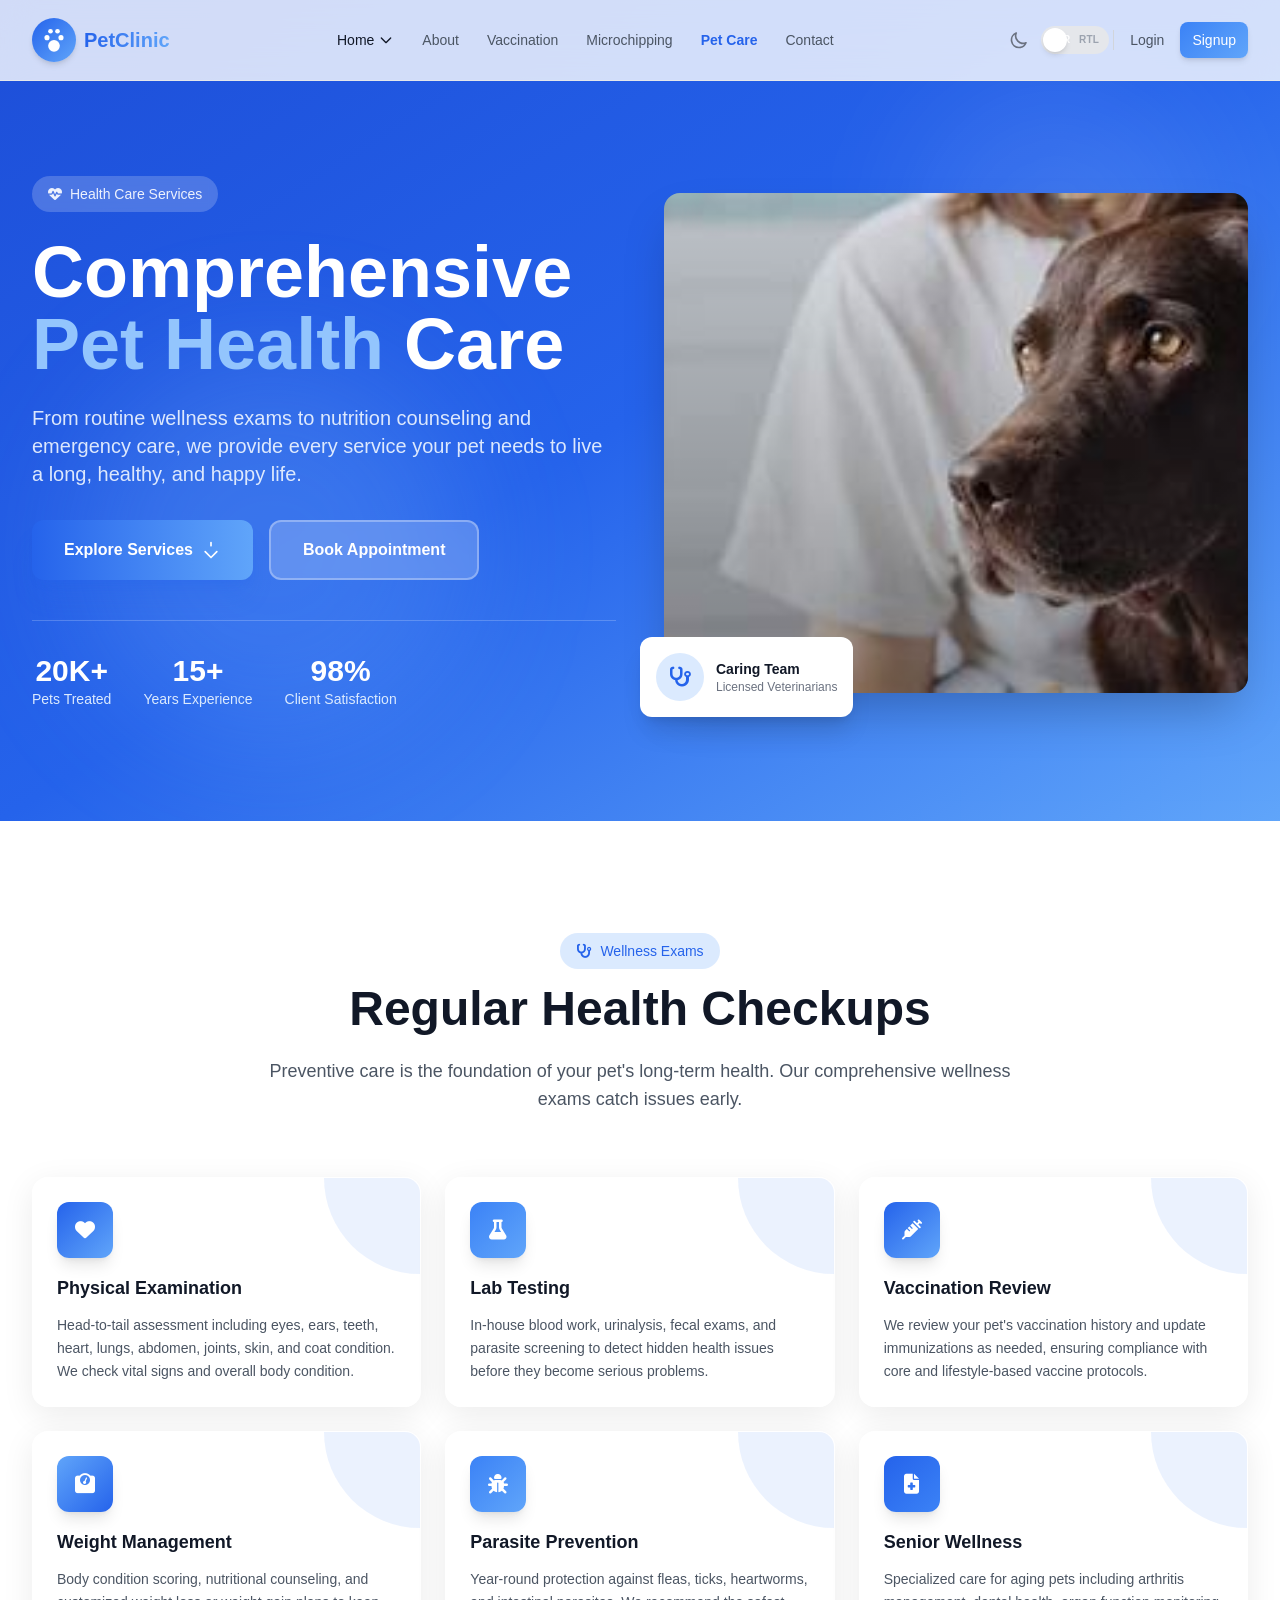
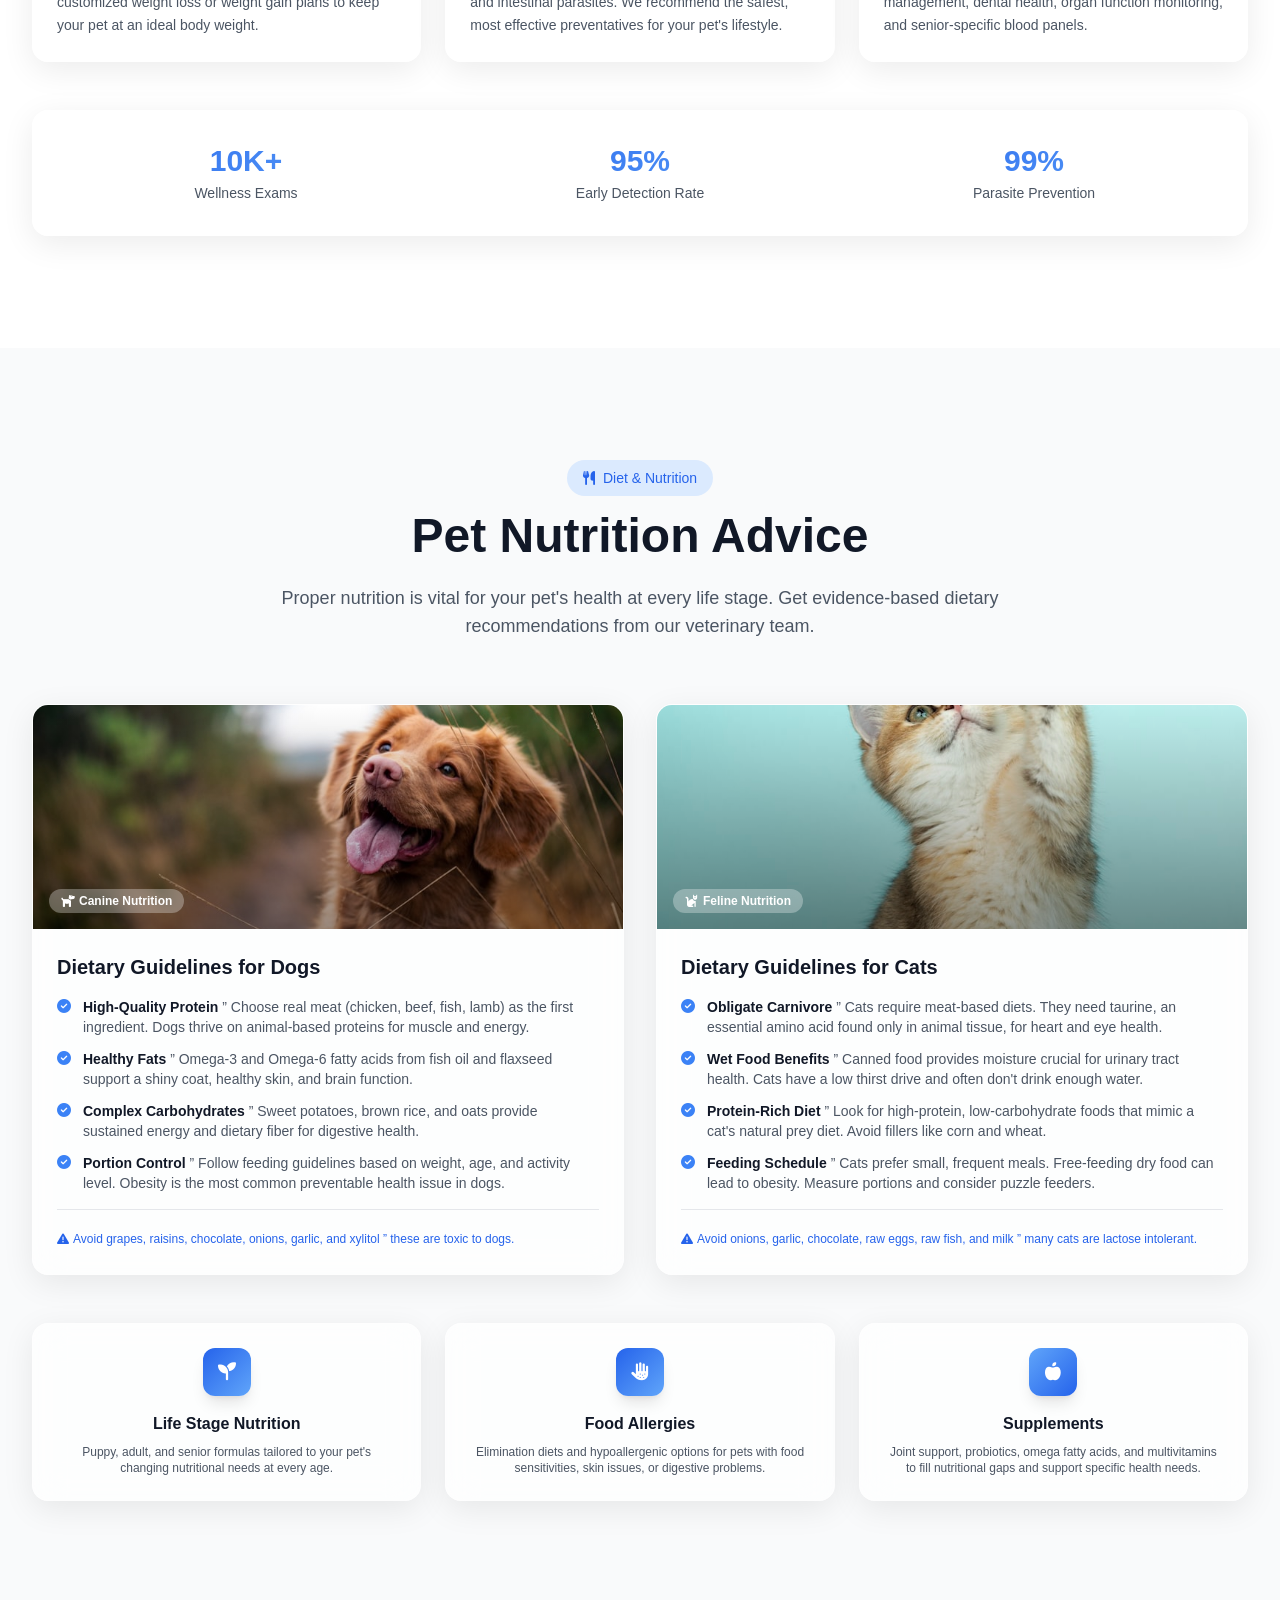
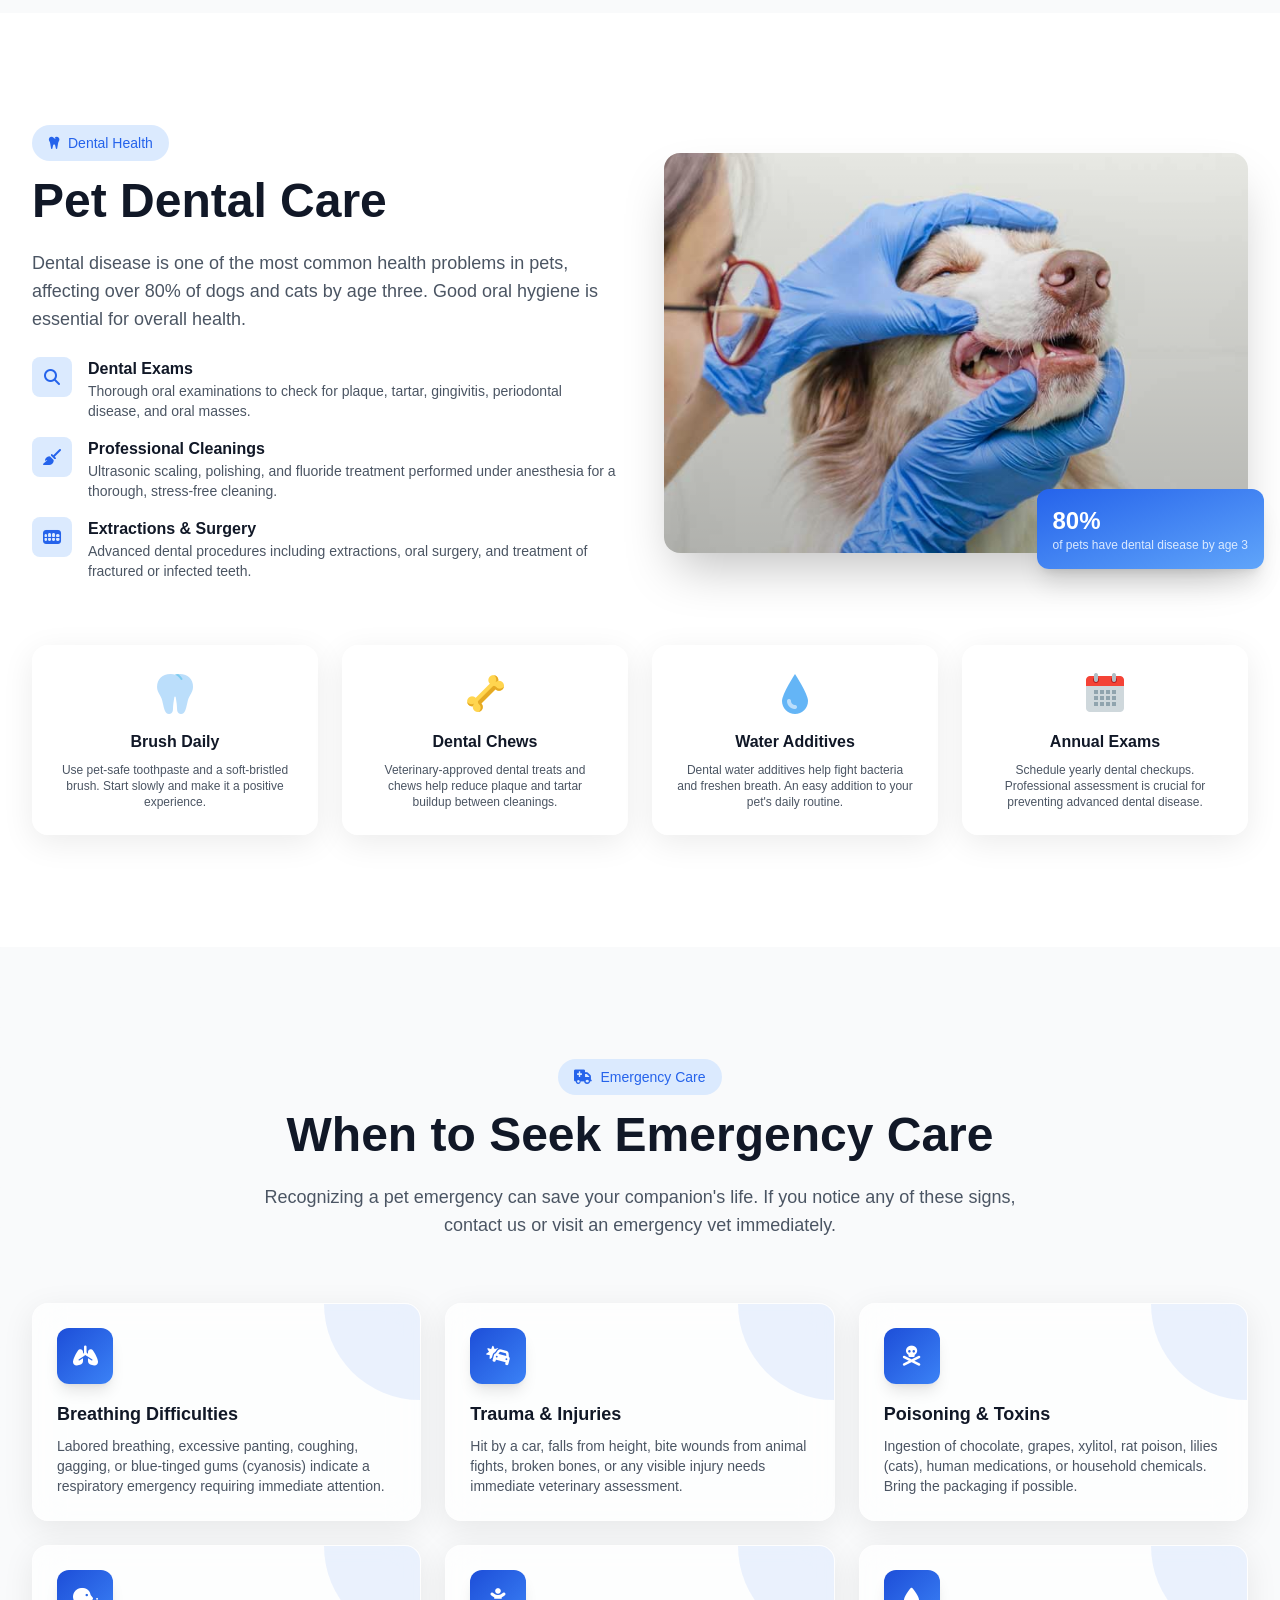
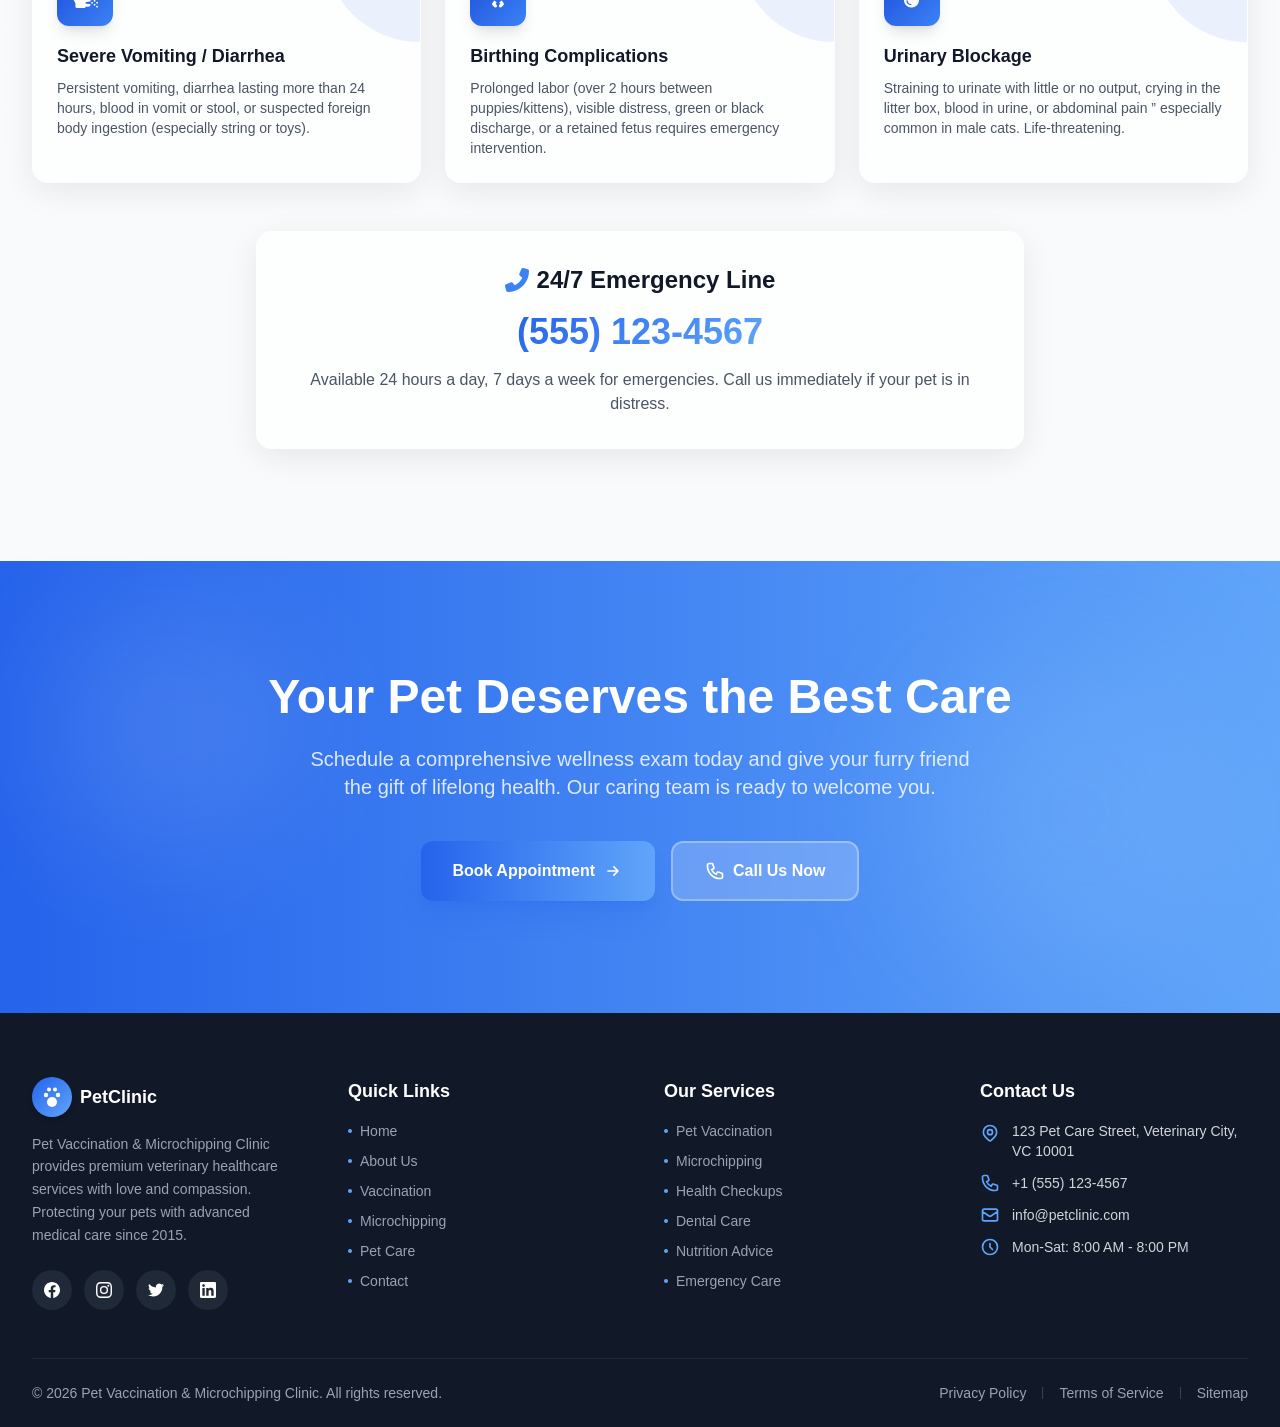
<file: petcare.html>
﻿<!DOCTYPE html>
<html lang="en">
<head>
  <meta charset="UTF-8">
  <meta name="viewport" content="width=device-width, initial-scale=1.0">
  <title>Pet Vaccination & Microchipping Clinic | Pet Health Care Services</title>
  <link rel="icon" type="img/jpg" href="assets/images/logo.jpg">
  <meta name="description" content="Comprehensive pet health care services including regular checkups, nutrition advice, dental care, and emergency care for dogs and cats.">
  <meta name="keywords" content="pet health care, dog checkup, cat checkup, pet nutrition, dog diet, cat diet, pet dental care, emergency vet, pet wellness">
  <link rel="canonical" href="https://petclinic.com/petcare.html">
  <script src="tailwindcss.js"></script>
  <link rel="stylesheet" href="assets/fontawesome/css/all.min.css">
  <link href="https://unpkg.com/aos@2.3.1/dist/aos.css" rel="stylesheet">
  <link rel="stylesheet" href="css/styles.css">
  <link rel="stylesheet" href="assets/css/google-fonts.css">
  <script>
    tailwind.config = {
      darkMode: 'class',
      theme: {
        extend: {
          fontFamily: {
            sans: ['Inter', 'sans-serif'],
            display: ['Plus Jakarta Sans', 'sans-serif']
          },
          colors: {
            'brand-blue': {
              50: '#EFF6FF',
              100: '#DBEAFE',
              200: '#BFDBFE',
              300: '#93C5FD',
              400: '#60A5FA',
              500: '#3B82F6',
              600: '#2563EB',
              700: '#1D4ED8',
              800: '#1E40AF',
              900: '#1E3A8A',
            },
          }
        }
      }
    }
  </script>
</head>
<body class="bg-gray-50 dark:bg-gray-900 text-gray-900 dark:text-gray-100 font-sans">

  <div id="navbar"></div>

  <!-- Hero -->
  <section class="relative min-h-[70vh] flex items-center overflow-hidden pt-16">
    <div class="absolute inset-0 bg-gradient-to-br from-brand-blue-700 via-brand-blue-600 to-brand-blue-400 dark:from-brand-blue-900 dark:via-brand-blue-800 dark:to-brand-blue-800"></div>
    <div class="absolute inset-0 bg-grid opacity-20"></div>
    <div class="absolute top-20 right-20 rtl:left-20 rtl:right-auto w-72 h-72 bg-white/10 rounded-full blur-3xl"></div>
    <div class="absolute bottom-20 left-20 rtl:right-20 rtl:left-auto w-96 h-96 bg-brand-blue-300/20 rounded-full blur-3xl"></div>
    <div class="relative max-w-7xl mx-auto px-4 sm:px-6 lg:px-8 py-20 md:py-28">
      <div class="grid lg:grid-cols-2 gap-12 items-center">
        <div -aos="fade-right" -aos-duration="1000">
          <span class="inline-block px-4 py-2 bg-white/20 backdrop-blur-sm rounded-full text-white/90 text-sm font-medium mb-6"><i class="fas fa-heartbeat mr-2 rtl:ml-2 rtl:mr-0"></i>Health Care Services</span>
          <h1 class="text-4xl sm:text-5xl md:text-6xl lg:text-7xl font-bold text-white leading-tight mb-6">
            Comprehensive <span class="text-brand-blue-300">Pet Health</span> Care
          </h1>
          <p class="text-lg sm:text-xl text-brand-blue-50/90 mb-8 max-w-xl leading-relaxed">
            From routine wellness exams to nutrition counseling and emergency care, we provide every service your pet needs to live a long, healthy, and happy life.
          </p>
          <div class="flex flex-wrap gap-4">
            <a href="#checkups" class="inline-flex items-center px-8 py-4 bg-gradient-to-r from-brand-blue-600 to-brand-blue-400 text-white font-semibold rounded-xl shadow-xl shadow-blue-600/20 hover:-translate-y-1 hover:shadow-2xl hover:shadow-blue-600/30 transition-all duration-300 btn-primary">
              Explore Services
              <svg class="w-5 h-5 ml-2 rtl:mr-2 rtl:ml-0" fill="none" stroke="currentColor" viewBox="0 0 24 24"><path stroke-linecap="round" stroke-linejoin="round" stroke-width="2" d="M19 14l-7 7m0 0l-7-7m7-7V3"/></svg>
            </a>
            <a href="contact.html" class="inline-flex items-center px-8 py-4 bg-white/20 backdrop-blur-sm text-white border-2 border-white/30 font-semibold rounded-xl hover:bg-white/30 transition-all duration-300">
              Book Appointment
            </a>
          </div>
          <div class="flex items-center gap-8 mt-10 pt-8 border-t border-white/20">
            <div class="text-center">
              <div class="text-3xl font-bold text-white">20K+</div>
              <div class="text-sm text-brand-blue-100">Pets Treated</div>
            </div>
            <div class="text-center">
              <div class="text-3xl font-bold text-white">15+</div>
              <div class="text-sm text-brand-blue-100">Years Experience</div>
            </div>
            <div class="text-center">
              <div class="text-3xl font-bold text-white">98%</div>
              <div class="text-sm text-brand-blue-100">Client Satisfaction</div>
            </div>
          </div>
        </div>
        <div class="relative hidden lg:block" -aos="fade-left" -aos-duration="1000">
          <div class="relative w-full h-[500px] rounded-2xl overflow-hidden shadow-2xl">
            <img src="assets/images/Microchipping 1.jpg" alt="Veterinarian examining a dog" class="w-full h-full object-cover">
            <div class="absolute inset-0 bg-gradient-to-t from-black/30 to-transparent"></div>
          </div>
          <div class="absolute -bottom-6 -left-6 rtl:-right-6 rtl:left-auto bg-white dark:bg-gray-800 rounded-xl p-4 shadow-xl">
            <div class="flex items-center gap-3">
              <div class="w-12 h-12 bg-brand-blue-100 dark:bg-brand-blue-900 rounded-full flex items-center justify-center">
                <i class="fas fa-stethoscope text-brand-blue-600 dark:text-brand-blue-300 text-xl"></i>
              </div>
              <div>
                <div class="text-sm font-semibold text-gray-900 dark:text-white">Caring Team</div>
                <div class="text-xs text-gray-500 dark:text-gray-400">Licensed Veterinarians</div>
              </div>
            </div>
          </div>
        </div>
      </div>
    </div>
  </section>

  <!-- Health Checkups -->
  <section id="checkups" class="py-20 lg:py-28 bg-white dark:bg-gray-800/50">
    <div class="max-w-7xl mx-auto px-4 sm:px-6 lg:px-8">
      <div class="text-center max-w-3xl mx-auto mb-16" -aos="fade-up">
        <span class="inline-block px-4 py-2 bg-brand-blue-100 dark:bg-brand-blue-900/50 text-brand-blue-600 dark:text-brand-blue-300 rounded-full text-sm font-medium mb-4"><i class="fas fa-stethoscope mr-2 rtl:ml-2 rtl:mr-0"></i>Wellness Exams</span>
        <h2 class="text-3xl sm:text-4xl lg:text-5xl font-bold text-gray-900 dark:text-white mb-6">Regular Health Checkups</h2>
        <p class="text-gray-600 dark:text-gray-400 text-lg">Preventive care is the foundation of your pet's long-term health. Our comprehensive wellness exams catch issues early.</p>
      </div>

      <div class="grid md:grid-cols-2 lg:grid-cols-3 gap-6" -aos="fade-up">
        <div class="glass-card rounded-2xl p-6 card-hover relative overflow-hidden group" -aos="fade-up" -aos-delay="100">
          <div class="absolute top-0 right-0 rtl:left-0 rtl:right-auto w-24 h-24 bg-brand-blue-500/10 rounded-bl-full -z-0"></div>
          <div class="relative z-10">
            <div class="w-14 h-14 bg-gradient-to-br from-brand-blue-600 to-brand-blue-400 rounded-xl flex items-center justify-center mb-4 shadow-lg">
              <i class="fas fa-heart text-white text-xl"></i>
            </div>
            <h3 class="text-lg font-bold text-gray-900 dark:text-white mb-3">Physical Examination</h3>
            <p class="text-sm text-gray-600 dark:text-gray-400 leading-relaxed">Head-to-tail assessment including eyes, ears, teeth, heart, lungs, abdomen, joints, skin, and coat condition. We check vital signs and overall body condition.</p>
          </div>
        </div>

        <div class="glass-card rounded-2xl p-6 card-hover relative overflow-hidden group" -aos="fade-up" -aos-delay="200">
          <div class="absolute top-0 right-0 rtl:left-0 rtl:right-auto w-24 h-24 bg-brand-blue-500/10 rounded-bl-full -z-0"></div>
          <div class="relative z-10">
            <div class="w-14 h-14 bg-gradient-to-br from-brand-blue-500 to-brand-blue-400 rounded-xl flex items-center justify-center mb-4 shadow-lg">
              <i class="fas fa-flask text-white text-xl"></i>
            </div>
            <h3 class="text-lg font-bold text-gray-900 dark:text-white mb-3">Lab Testing</h3>
            <p class="text-sm text-gray-600 dark:text-gray-400 leading-relaxed">In-house blood work, urinalysis, fecal exams, and parasite screening to detect hidden health issues before they become serious problems.</p>
          </div>
        </div>

        <div class="glass-card rounded-2xl p-6 card-hover relative overflow-hidden group" -aos="fade-up" -aos-delay="300">
          <div class="absolute top-0 right-0 rtl:left-0 rtl:right-auto w-24 h-24 bg-brand-blue-500/10 rounded-bl-full -z-0"></div>
          <div class="relative z-10">
            <div class="w-14 h-14 bg-gradient-to-br from-brand-blue-600 to-brand-blue-400 rounded-xl flex items-center justify-center mb-4 shadow-lg">
              <i class="fas fa-syringe text-white text-xl"></i>
            </div>
            <h3 class="text-lg font-bold text-gray-900 dark:text-white mb-3">Vaccination Review</h3>
            <p class="text-sm text-gray-600 dark:text-gray-400 leading-relaxed">We review your pet's vaccination history and update immunizations as needed, ensuring compliance with core and lifestyle-based vaccine protocols.</p>
          </div>
        </div>

        <div class="glass-card rounded-2xl p-6 card-hover relative overflow-hidden group" -aos="fade-up" -aos-delay="400">
          <div class="absolute top-0 right-0 rtl:left-0 rtl:right-auto w-24 h-24 bg-brand-blue-500/10 rounded-bl-full -z-0"></div>
          <div class="relative z-10">
            <div class="w-14 h-14 bg-gradient-to-br from-brand-blue-400 to-brand-blue-600 rounded-xl flex items-center justify-center mb-4 shadow-lg">
              <i class="fas fa-weight text-white text-xl"></i>
            </div>
            <h3 class="text-lg font-bold text-gray-900 dark:text-white mb-3">Weight Management</h3>
            <p class="text-sm text-gray-600 dark:text-gray-400 leading-relaxed">Body condition scoring, nutritional counseling, and customized weight loss or weight gain plans to keep your pet at an ideal body weight.</p>
          </div>
        </div>

        <div class="glass-card rounded-2xl p-6 card-hover relative overflow-hidden group" -aos="fade-up" -aos-delay="500">
          <div class="absolute top-0 right-0 rtl:left-0 rtl:right-auto w-24 h-24 bg-brand-blue-500/10 rounded-bl-full -z-0"></div>
          <div class="relative z-10">
            <div class="w-14 h-14 bg-gradient-to-br from-brand-blue-500 to-brand-blue-400 rounded-xl flex items-center justify-center mb-4 shadow-lg">
              <i class="fas fa-bug text-white text-xl"></i>
            </div>
            <h3 class="text-lg font-bold text-gray-900 dark:text-white mb-3">Parasite Prevention</h3>
            <p class="text-sm text-gray-600 dark:text-gray-400 leading-relaxed">Year-round protection against fleas, ticks, heartworms, and intestinal parasites. We recommend the safest, most effective preventatives for your pet's lifestyle.</p>
          </div>
        </div>

        <div class="glass-card rounded-2xl p-6 card-hover relative overflow-hidden group" -aos="fade-up" -aos-delay="600">
          <div class="absolute top-0 right-0 rtl:left-0 rtl:right-auto w-24 h-24 bg-brand-blue-500/10 rounded-bl-full -z-0"></div>
          <div class="relative z-10">
            <div class="w-14 h-14 bg-gradient-to-br from-brand-blue-600 to-brand-blue-500 rounded-xl flex items-center justify-center mb-4 shadow-lg">
              <i class="fas fa-file-medical text-white text-xl"></i>
            </div>
            <h3 class="text-lg font-bold text-gray-900 dark:text-white mb-3">Senior Wellness</h3>
            <p class="text-sm text-gray-600 dark:text-gray-400 leading-relaxed">Specialized care for aging pets including arthritis management, dental health, organ function monitoring, and senior-specific blood panels.</p>
          </div>
        </div>
      </div>

      <div class="mt-12 text-center" -aos="fade-up">
        <div class="glass-card rounded-2xl p-8 w-full">
          <div class="grid sm:grid-cols-3 gap-8">
            <div class="text-center">
              <div class="text-3xl font-bold gradient-text">10K+</div>
              <div class="text-sm text-gray-600 dark:text-gray-400 mt-1">Wellness Exams</div>
            </div>
            <div class="text-center">
              <div class="text-3xl font-bold gradient-text">95%</div>
              <div class="text-sm text-gray-600 dark:text-gray-400 mt-1">Early Detection Rate</div>
            </div>
            <div class="text-center">
              <div class="text-3xl font-bold gradient-text">99%</div>
              <div class="text-sm text-gray-600 dark:text-gray-400 mt-1">Parasite Prevention</div>
            </div>
          </div>
        </div>
      </div>
    </div>
  </section>

  <!-- Nutrition Advice -->
  <section id="nutrition" class="py-20 lg:py-28 bg-gray-50 dark:bg-gray-900">
    <div class="max-w-7xl mx-auto px-4 sm:px-6 lg:px-8">
      <div class="text-center max-w-3xl mx-auto mb-16" -aos="fade-up">
        <span class="inline-block px-4 py-2 bg-brand-blue-100 dark:bg-brand-blue-900/50 text-brand-blue-600 dark:text-brand-blue-300 rounded-full text-sm font-medium mb-4"><i class="fas fa-utensils mr-2 rtl:ml-2 rtl:mr-0"></i>Diet & Nutrition</span>
        <h2 class="text-3xl sm:text-4xl lg:text-5xl font-bold text-gray-900 dark:text-white mb-6">Pet Nutrition Advice</h2>
        <p class="text-gray-600 dark:text-gray-400 text-lg">Proper nutrition is vital for your pet's health at every life stage. Get evidence-based dietary recommendations from our veterinary team.</p>
      </div>

      <div class="grid lg:grid-cols-2 gap-8 mb-12">
        <div class="glass-card rounded-2xl overflow-hidden card-hover" -aos="fade-up" -aos-delay="100">
          <div class="relative h-56 overflow-hidden">
            <img src="assets/images/photo-1544568100-847a948585b9.jpg" alt="Happy dog" class="w-full h-full object-cover">
            <div class="absolute inset-0 bg-gradient-to-t from-black/40 to-transparent"></div>
            <div class="absolute bottom-4 left-4 rtl:right-4 rtl:left-auto">
              <span class="inline-flex items-center px-3 py-1 bg-white/30 backdrop-blur-sm rounded-full text-white text-xs font-semibold"><i class="fas fa-dog mr-1 rtl:ml-1 rtl:mr-0"></i>Canine Nutrition</span>
            </div>
          </div>
          <div class="p-6">
            <h3 class="text-xl font-bold text-gray-900 dark:text-white mb-4">Dietary Guidelines for Dogs</h3>
            <ul class="space-y-3">
              <li class="flex items-start gap-3 text-sm text-gray-600 dark:text-gray-400">
                <i class="fas fa-check-circle text-brand-blue-500 mt-0.5"></i>
                <span><strong class="text-gray-900 dark:text-white">High-Quality Protein</strong> ” Choose real meat (chicken, beef, fish, lamb) as the first ingredient. Dogs thrive on animal-based proteins for muscle and energy.</span>
              </li>
              <li class="flex items-start gap-3 text-sm text-gray-600 dark:text-gray-400">
                <i class="fas fa-check-circle text-brand-blue-500 mt-0.5"></i>
                <span><strong class="text-gray-900 dark:text-white">Healthy Fats</strong> ” Omega-3 and Omega-6 fatty acids from fish oil and flaxseed support a shiny coat, healthy skin, and brain function.</span>
              </li>
              <li class="flex items-start gap-3 text-sm text-gray-600 dark:text-gray-400">
                <i class="fas fa-check-circle text-brand-blue-500 mt-0.5"></i>
                <span><strong class="text-gray-900 dark:text-white">Complex Carbohydrates</strong> ” Sweet potatoes, brown rice, and oats provide sustained energy and dietary fiber for digestive health.</span>
              </li>
              <li class="flex items-start gap-3 text-sm text-gray-600 dark:text-gray-400">
                <i class="fas fa-check-circle text-brand-blue-500 mt-0.5"></i>
                <span><strong class="text-gray-900 dark:text-white">Portion Control</strong> ” Follow feeding guidelines based on weight, age, and activity level. Obesity is the most common preventable health issue in dogs.</span>
              </li>
            </ul>
            <div class="mt-4 pt-4 border-t border-gray-200 dark:border-gray-700">
              <span class="inline-flex items-center text-xs text-brand-blue-600 dark:text-brand-blue-400"><i class="fas fa-exclamation-triangle mr-1 rtl:ml-1 rtl:mr-0"></i> Avoid grapes, raisins, chocolate, onions, garlic, and xylitol ” these are toxic to dogs.</span>
            </div>
          </div>
        </div>

        <div class="glass-card rounded-2xl overflow-hidden card-hover" -aos="fade-up" -aos-delay="200">
          <div class="relative h-56 overflow-hidden">
            <img src="assets/images/photo-1592194996308-7b43878e84a6.jpg" alt="Curious cat" class="w-full h-full object-cover">
            <div class="absolute inset-0 bg-gradient-to-t from-black/40 to-transparent"></div>
            <div class="absolute bottom-4 left-4 rtl:right-4 rtl:left-auto">
              <span class="inline-flex items-center px-3 py-1 bg-white/30 backdrop-blur-sm rounded-full text-white text-xs font-semibold"><i class="fas fa-cat mr-1 rtl:ml-1 rtl:mr-0"></i>Feline Nutrition</span>
            </div>
          </div>
          <div class="p-6">
            <h3 class="text-xl font-bold text-gray-900 dark:text-white mb-4">Dietary Guidelines for Cats</h3>
            <ul class="space-y-3">
              <li class="flex items-start gap-3 text-sm text-gray-600 dark:text-gray-400">
                <i class="fas fa-check-circle text-brand-blue-500 mt-0.5"></i>
                <span><strong class="text-gray-900 dark:text-white">Obligate Carnivore</strong> ” Cats require meat-based diets. They need taurine, an essential amino acid found only in animal tissue, for heart and eye health.</span>
              </li>
              <li class="flex items-start gap-3 text-sm text-gray-600 dark:text-gray-400">
                <i class="fas fa-check-circle text-brand-blue-500 mt-0.5"></i>
                <span><strong class="text-gray-900 dark:text-white">Wet Food Benefits</strong> ” Canned food provides moisture crucial for urinary tract health. Cats have a low thirst drive and often don't drink enough water.</span>
              </li>
              <li class="flex items-start gap-3 text-sm text-gray-600 dark:text-gray-400">
                <i class="fas fa-check-circle text-brand-blue-500 mt-0.5"></i>
                <span><strong class="text-gray-900 dark:text-white">Protein-Rich Diet</strong> ” Look for high-protein, low-carbohydrate foods that mimic a cat's natural prey diet. Avoid fillers like corn and wheat.</span>
              </li>
              <li class="flex items-start gap-3 text-sm text-gray-600 dark:text-gray-400">
                <i class="fas fa-check-circle text-brand-blue-500 mt-0.5"></i>
                <span><strong class="text-gray-900 dark:text-white">Feeding Schedule</strong> ” Cats prefer small, frequent meals. Free-feeding dry food can lead to obesity. Measure portions and consider puzzle feeders.</span>
              </li>
            </ul>
            <div class="mt-4 pt-4 border-t border-gray-200 dark:border-gray-700">
              <span class="inline-flex items-center text-xs text-brand-blue-600 dark:text-brand-blue-400"><i class="fas fa-exclamation-triangle mr-1 rtl:ml-1 rtl:mr-0"></i> Avoid onions, garlic, chocolate, raw eggs, raw fish, and milk ” many cats are lactose intolerant.</span>
            </div>
          </div>
        </div>
      </div>

      <div class="grid sm:grid-cols-3 gap-6">
        <div class="glass-card rounded-2xl p-6 text-center card-hover" -aos="fade-up" -aos-delay="100">
          <div class="w-12 h-12 bg-gradient-to-br from-brand-blue-600 to-brand-blue-400 rounded-xl flex items-center justify-center mx-auto mb-4 shadow-lg">
            <i class="fas fa-seedling text-white text-lg"></i>
          </div>
          <h4 class="font-bold text-gray-900 dark:text-white mb-2">Life Stage Nutrition</h4>
          <p class="text-xs text-gray-600 dark:text-gray-400">Puppy, adult, and senior formulas tailored to your pet's changing nutritional needs at every age.</p>
        </div>
        <div class="glass-card rounded-2xl p-6 text-center card-hover" -aos="fade-up" -aos-delay="200">
          <div class="w-12 h-12 bg-gradient-to-br from-brand-blue-600 to-brand-blue-400 rounded-xl flex items-center justify-center mx-auto mb-4 shadow-lg">
            <i class="fas fa-allergies text-white text-lg"></i>
          </div>
          <h4 class="font-bold text-gray-900 dark:text-white mb-2">Food Allergies</h4>
          <p class="text-xs text-gray-600 dark:text-gray-400">Elimination diets and hypoallergenic options for pets with food sensitivities, skin issues, or digestive problems.</p>
        </div>
        <div class="glass-card rounded-2xl p-6 text-center card-hover" -aos="fade-up" -aos-delay="300">
          <div class="w-12 h-12 bg-gradient-to-br from-brand-blue-400 to-brand-blue-600 rounded-xl flex items-center justify-center mx-auto mb-4 shadow-lg">
            <i class="fas fa-apple-alt text-white text-lg"></i>
          </div>
          <h4 class="font-bold text-gray-900 dark:text-white mb-2">Supplements</h4>
          <p class="text-xs text-gray-600 dark:text-gray-400">Joint support, probiotics, omega fatty acids, and multivitamins to fill nutritional gaps and support specific health needs.</p>
        </div>
      </div>
    </div>
  </section>

  <!-- Dental Care -->
  <section id="dental" class="py-20 lg:py-28 bg-white dark:bg-gray-800/50">
    <div class="max-w-7xl mx-auto px-4 sm:px-6 lg:px-8">
      <div class="grid lg:grid-cols-2 gap-12 items-center mb-16">
        <div -aos="fade-right" -aos-duration="1000">
          <span class="inline-block px-4 py-2 bg-brand-blue-100 dark:bg-brand-blue-900/50 text-brand-blue-600 dark:text-brand-blue-300 rounded-full text-sm font-medium mb-4"><i class="fas fa-tooth mr-2 rtl:ml-2 rtl:mr-0"></i>Dental Health</span>
          <h2 class="text-3xl sm:text-4xl lg:text-5xl font-bold text-gray-900 dark:text-white mb-6">Pet Dental Care</h2>
          <p class="text-gray-600 dark:text-gray-400 text-lg mb-6">Dental disease is one of the most common health problems in pets, affecting over 80% of dogs and cats by age three. Good oral hygiene is essential for overall health.</p>
          <div class="space-y-4">
            <div class="flex items-start gap-4">
              <div class="w-10 h-10 bg-brand-blue-100 dark:bg-brand-blue-900/50 rounded-lg flex items-center justify-center shrink-0">
                <i class="fas fa-search text-brand-blue-600 dark:text-brand-blue-300"></i>
              </div>
              <div>
                <h4 class="font-semibold text-gray-900 dark:text-white">Dental Exams</h4>
                <p class="text-sm text-gray-600 dark:text-gray-400">Thorough oral examinations to check for plaque, tartar, gingivitis, periodontal disease, and oral masses.</p>
              </div>
            </div>
            <div class="flex items-start gap-4">
              <div class="w-10 h-10 bg-brand-blue-100 dark:bg-brand-blue-900/50 rounded-lg flex items-center justify-center shrink-0">
                <i class="fas fa-broom text-brand-blue-600 dark:text-brand-blue-300"></i>
              </div>
              <div>
                <h4 class="font-semibold text-gray-900 dark:text-white">Professional Cleanings</h4>
                <p class="text-sm text-gray-600 dark:text-gray-400">Ultrasonic scaling, polishing, and fluoride treatment performed under anesthesia for a thorough, stress-free cleaning.</p>
              </div>
            </div>
            <div class="flex items-start gap-4">
              <div class="w-10 h-10 bg-brand-blue-100 dark:bg-brand-blue-900/50 rounded-lg flex items-center justify-center shrink-0">
                <i class="fas fa-teeth text-brand-blue-600 dark:text-brand-blue-300"></i>
              </div>
              <div>
                <h4 class="font-semibold text-gray-900 dark:text-white">Extractions & Surgery</h4>
                <p class="text-sm text-gray-600 dark:text-gray-400">Advanced dental procedures including extractions, oral surgery, and treatment of fractured or infected teeth.</p>
              </div>
            </div>
          </div>
        </div>
        <div class="relative" -aos="fade-left" -aos-duration="1000">
          <div class="relative w-full h-[400px] rounded-2xl overflow-hidden shadow-2xl">
            <img src="assets/images/petcare.jpg" alt="Veterinary dental examination" class="w-full h-full object-cover">
            <div class="absolute inset-0 bg-gradient-to-t from-black/20 to-transparent"></div>
          </div>
          <div class="absolute -bottom-4 -right-4 bg-gradient-to-br from-brand-blue-600 to-brand-blue-400 rounded-xl p-4 shadow-xl text-white">
            <div class="text-2xl font-bold">80%</div>
            <div class="text-xs text-brand-blue-100">of pets have dental disease by age 3</div>
          </div>
        </div>
      </div>

      <div class="grid sm:grid-cols-2 lg:grid-cols-4 gap-6" -aos="fade-up">
        <div class="glass-card rounded-2xl p-6 text-center card-hover" -aos="fade-up" -aos-delay="100">
          <div class="w-12 h-12 mx-auto mb-3">
            <img src="assets/images/icon8-tooth.png" alt="Dental" class="w-full h-full object-contain">
          </div>
          <h4 class="font-semibold text-gray-900 dark:text-white mb-2">Brush Daily</h4>
          <p class="text-xs text-gray-600 dark:text-gray-400">Use pet-safe toothpaste and a soft-bristled brush. Start slowly and make it a positive experience.</p>
        </div>
        <div class="glass-card rounded-2xl p-6 text-center card-hover" -aos="fade-up" -aos-delay="200">
          <div class="w-12 h-12 mx-auto mb-3">
            <img src="assets/images/icon8-bone.png" alt="Dental Chews" class="w-full h-full object-contain">
          </div>
          <h4 class="font-semibold text-gray-900 dark:text-white mb-2">Dental Chews</h4>
          <p class="text-xs text-gray-600 dark:text-gray-400">Veterinary-approved dental treats and chews help reduce plaque and tartar buildup between cleanings.</p>
        </div>
        <div class="glass-card rounded-2xl p-6 text-center card-hover" -aos="fade-up" -aos-delay="300">
          <div class="w-12 h-12 mx-auto mb-3">
            <img src="assets/images/icon8-water.png" alt="Water Additives" class="w-full h-full object-contain">
          </div>
          <h4 class="font-semibold text-gray-900 dark:text-white mb-2">Water Additives</h4>
          <p class="text-xs text-gray-600 dark:text-gray-400">Dental water additives help fight bacteria and freshen breath. An easy addition to your pet's daily routine.</p>
        </div>
        <div class="glass-card rounded-2xl p-6 text-center card-hover" -aos="fade-up" -aos-delay="400">
          <div class="w-12 h-12 mx-auto mb-3">
            <img src="assets/images/icon8-calendar.png" alt="Annual Checkup" class="w-full h-full object-contain">
          </div>
          <h4 class="font-semibold text-gray-900 dark:text-white mb-2">Annual Exams</h4>
          <p class="text-xs text-gray-600 dark:text-gray-400">Schedule yearly dental checkups. Professional assessment is crucial for preventing advanced dental disease.</p>
        </div>
      </div>
    </div>
  </section>

  <!-- Emergency Care -->
  <section id="emergency" class="py-20 lg:py-28 bg-gray-50 dark:bg-gray-900 relative overflow-hidden">
    <div class="absolute inset-0 bg-grid opacity-5"></div>
    <div class="max-w-7xl mx-auto px-4 sm:px-6 lg:px-8 relative">
      <div class="text-center max-w-3xl mx-auto mb-16" -aos="fade-up">
        <span class="inline-block px-4 py-2 bg-brand-blue-100 dark:bg-brand-blue-900/50 text-brand-blue-600 dark:text-brand-blue-300 rounded-full text-sm font-medium mb-4"><i class="fas fa-ambulance mr-2 rtl:ml-2 rtl:mr-0"></i>Emergency Care</span>
        <h2 class="text-3xl sm:text-4xl lg:text-5xl font-bold text-gray-900 dark:text-white mb-6">When to Seek Emergency Care</h2>
        <p class="text-gray-600 dark:text-gray-400 text-lg">Recognizing a pet emergency can save your companion's life. If you notice any of these signs, contact us or visit an emergency vet immediately.</p>
      </div>

      <div class="grid sm:grid-cols-2 lg:grid-cols-3 gap-6 mb-12" -aos="fade-up">
        <div class="glass-card rounded-2xl p-6 card-hover relative overflow-hidden group" -aos="fade-up" -aos-delay="100">
          <div class="absolute top-0 right-0 rtl:left-0 rtl:right-auto w-24 h-24 bg-brand-blue-500/10 rounded-bl-full -z-0"></div>
          <div class="relative z-10">
            <div class="w-14 h-14 bg-gradient-to-br from-brand-blue-700 to-brand-blue-500 rounded-xl flex items-center justify-center mb-4 shadow-lg">
              <i class="fas fa-lungs text-white text-xl"></i>
            </div>
            <h3 class="text-lg font-bold text-gray-900 dark:text-white mb-2">Breathing Difficulties</h3>
            <p class="text-sm text-gray-600 dark:text-gray-400">Labored breathing, excessive panting, coughing, gagging, or blue-tinged gums (cyanosis) indicate a respiratory emergency requiring immediate attention.</p>
          </div>
        </div>

        <div class="glass-card rounded-2xl p-6 card-hover relative overflow-hidden group" -aos="fade-up" -aos-delay="200">
          <div class="absolute top-0 right-0 rtl:left-0 rtl:right-auto w-24 h-24 bg-brand-blue-500/10 rounded-bl-full -z-0"></div>
          <div class="relative z-10">
            <div class="w-14 h-14 bg-gradient-to-br from-brand-blue-700 to-brand-blue-500 rounded-xl flex items-center justify-center mb-4 shadow-lg">
              <i class="fas fa-car-crash text-white text-xl"></i>
            </div>
            <h3 class="text-lg font-bold text-gray-900 dark:text-white mb-2">Trauma & Injuries</h3>
            <p class="text-sm text-gray-600 dark:text-gray-400">Hit by a car, falls from height, bite wounds from animal fights, broken bones, or any visible injury needs immediate veterinary assessment.</p>
          </div>
        </div>

        <div class="glass-card rounded-2xl p-6 card-hover relative overflow-hidden group" -aos="fade-up" -aos-delay="300">
          <div class="absolute top-0 right-0 rtl:left-0 rtl:right-auto w-24 h-24 bg-brand-blue-500/10 rounded-bl-full -z-0"></div>
          <div class="relative z-10">
            <div class="w-14 h-14 bg-gradient-to-br from-brand-blue-700 to-brand-blue-500 rounded-xl flex items-center justify-center mb-4 shadow-lg">
              <i class="fas fa-skull-crossbones text-white text-xl"></i>
            </div>
            <h3 class="text-lg font-bold text-gray-900 dark:text-white mb-2">Poisoning & Toxins</h3>
            <p class="text-sm text-gray-600 dark:text-gray-400">Ingestion of chocolate, grapes, xylitol, rat poison, lilies (cats), human medications, or household chemicals. Bring the packaging if possible.</p>
          </div>
        </div>

        <div class="glass-card rounded-2xl p-6 card-hover relative overflow-hidden group" -aos="fade-up" -aos-delay="400">
  <div class="absolute top-0 right-0 rtl:left-0 rtl:right-auto w-24 h-24 bg-brand-blue-500/10 rounded-bl-full -z-0"></div>
  <div class="relative z-10">
    <div class="w-14 h-14 bg-gradient-to-br from-brand-blue-700 to-brand-blue-500 rounded-xl flex items-center justify-center mb-4 shadow-lg">
      <!-- Icon Changed to Head Side Cough for emergency feeling -->
      <i class="fas fa-head-side-cough text-white text-xl"></i>
    </div>
    <h3 class="text-lg font-bold text-gray-900 dark:text-white mb-2">Severe Vomiting / Diarrhea</h3>
    <p class="text-sm text-gray-600 dark:text-gray-400">Persistent vomiting, diarrhea lasting more than 24 hours, blood in vomit or stool, or suspected foreign body ingestion (especially string or toys).</p>
  </div>
</div>

        <div class="glass-card rounded-2xl p-6 card-hover relative overflow-hidden group" -aos="fade-up" -aos-delay="500">
          <div class="absolute top-0 right-0 rtl:left-0 rtl:right-auto w-24 h-24 bg-brand-blue-500/10 rounded-bl-full -z-0"></div>
          <div class="relative z-10">
            <div class="w-14 h-14 bg-gradient-to-br from-brand-blue-700 to-brand-blue-500 rounded-xl flex items-center justify-center mb-4 shadow-lg">
              <i class="fas fa-baby text-white text-xl"></i>
            </div>
            <h3 class="text-lg font-bold text-gray-900 dark:text-white mb-2">Birthing Complications</h3>
            <p class="text-sm text-gray-600 dark:text-gray-400">Prolonged labor (over 2 hours between puppies/kittens), visible distress, green or black discharge, or a retained fetus requires emergency intervention.</p>
          </div>
        </div>

        <div class="glass-card rounded-2xl p-6 card-hover relative overflow-hidden group" -aos="fade-up" -aos-delay="600">
          <div class="absolute top-0 right-0 rtl:left-0 rtl:right-auto w-24 h-24 bg-brand-blue-500/10 rounded-bl-full -z-0"></div>
          <div class="relative z-10">
            <div class="w-14 h-14 bg-gradient-to-br from-brand-blue-700 to-brand-blue-500 rounded-xl flex items-center justify-center mb-4 shadow-lg">
              <i class="fas fa-tint text-white text-xl"></i>
            </div>
            <h3 class="text-lg font-bold text-gray-900 dark:text-white mb-2">Urinary Blockage</h3>
            <p class="text-sm text-gray-600 dark:text-gray-400">Straining to urinate with little or no output, crying in the litter box, blood in urine, or abdominal pain ” especially common in male cats. Life-threatening.</p>
          </div>
        </div>
      </div>

      <div class="glass-card rounded-2xl p-8 text-center max-w-3xl mx-auto" -aos="fade-up">
        <div class="flex items-center justify-center gap-2 mb-4">
          <i class="fas fa-phone-alt text-brand-blue-500 text-2xl animate-pulse"></i>
          <span class="text-2xl font-bold text-gray-900 dark:text-white">24/7 Emergency Line</span>
        </div>
        <a href="tel:+15551234567" class="text-3xl sm:text-4xl font-bold gradient-text hover:opacity-80 transition-opacity">(555) 123-4567</a>
        <p class="text-gray-600 dark:text-gray-400 mt-4">Available 24 hours a day, 7 days a week for emergencies. Call us immediately if your pet is in distress.</p>
      </div>
    </div>
  </section>

  <!-- CTA -->
  <section class="py-20 lg:py-28 relative overflow-hidden">
    <div class="absolute inset-0 bg-gradient-to-r from-brand-blue-600 to-brand-blue-400"></div>
    <div class="absolute inset-0 bg-grid opacity-10"></div>
    <div class="absolute top-10 left-10 w-64 h-64 bg-white/10 rounded-full blur-3xl"></div>
    <div class="absolute bottom-10 right-10 w-80 h-80 bg-brand-blue-300/20 rounded-full blur-3xl"></div>
    <div class="relative max-w-4xl mx-auto px-4 sm:px-6 lg:px-8 text-center" >
      <h2 class="text-3xl sm:text-4xl lg:text-5xl font-bold text-white mb-6">Your Pet Deserves the Best Care</h2>
      <p class="text-xl text-brand-blue-50/90 mb-10 max-w-2xl mx-auto">Schedule a comprehensive wellness exam today and give your furry friend the gift of lifelong health. Our caring team is ready to welcome you.</p>
      <div class="flex flex-wrap justify-center gap-4">
        <a href="contact.html" class="inline-flex items-center px-8 py-4 bg-gradient-to-r from-brand-blue-600 to-brand-blue-400 text-white font-semibold rounded-xl shadow-xl shadow-blue-600/20 hover:-translate-y-1 hover:shadow-2xl hover:shadow-blue-600/30 transition-all duration-300 btn-primary">
          Book Appointment
          <svg class="w-5 h-5 ml-2" fill="none" stroke="currentColor" viewBox="0 0 24 24"><path stroke-linecap="round" stroke-linejoin="round" stroke-width="2" d="M13 7l5 5m0 0l-5 5m5-5H6"/></svg>
        </a>
        <a href="tel:+15551234567" class="inline-flex items-center px-8 py-4 bg-white/20 backdrop-blur-sm text-white border-2 border-white/30 font-semibold rounded-xl hover:bg-white/30 transition-all duration-300">
          <svg class="w-5 h-5 mr-2 rtl:ml-2 rtl:mr-0" fill="none" stroke="currentColor" viewBox="0 0 24 24"><path stroke-linecap="round" stroke-linejoin="round" stroke-width="2" d="M3 5a2 2 0 012-2h3.28a1 1 0 01.948.684l1.498 4.493a1 1 0 01-.502 1.21l-2.257 1.13a11.042 11.042 0 005.516 5.516l1.13-2.257a1 1 0 011.21-.502l4.493 1.498a1 1 0 01.684.949V19a2 2 0 01-2 2h-1C9.716 21 3 14.284 3 6V5z"/></svg>
          Call Us Now
        </a>
      </div>
    </div>
  </section>

  <div id="footer"></div>

  <script src="https://unpkg.com/aos@2.3.1/dist/aos.js"></script>
  <script src="js/darkmode.js" defer></script>
  <script src="js/navbar.js" defer></script>
  <script src="js/footer.js" defer></script>
  <script src="js/main.js" defer></script>
</body>
</html>
</file>
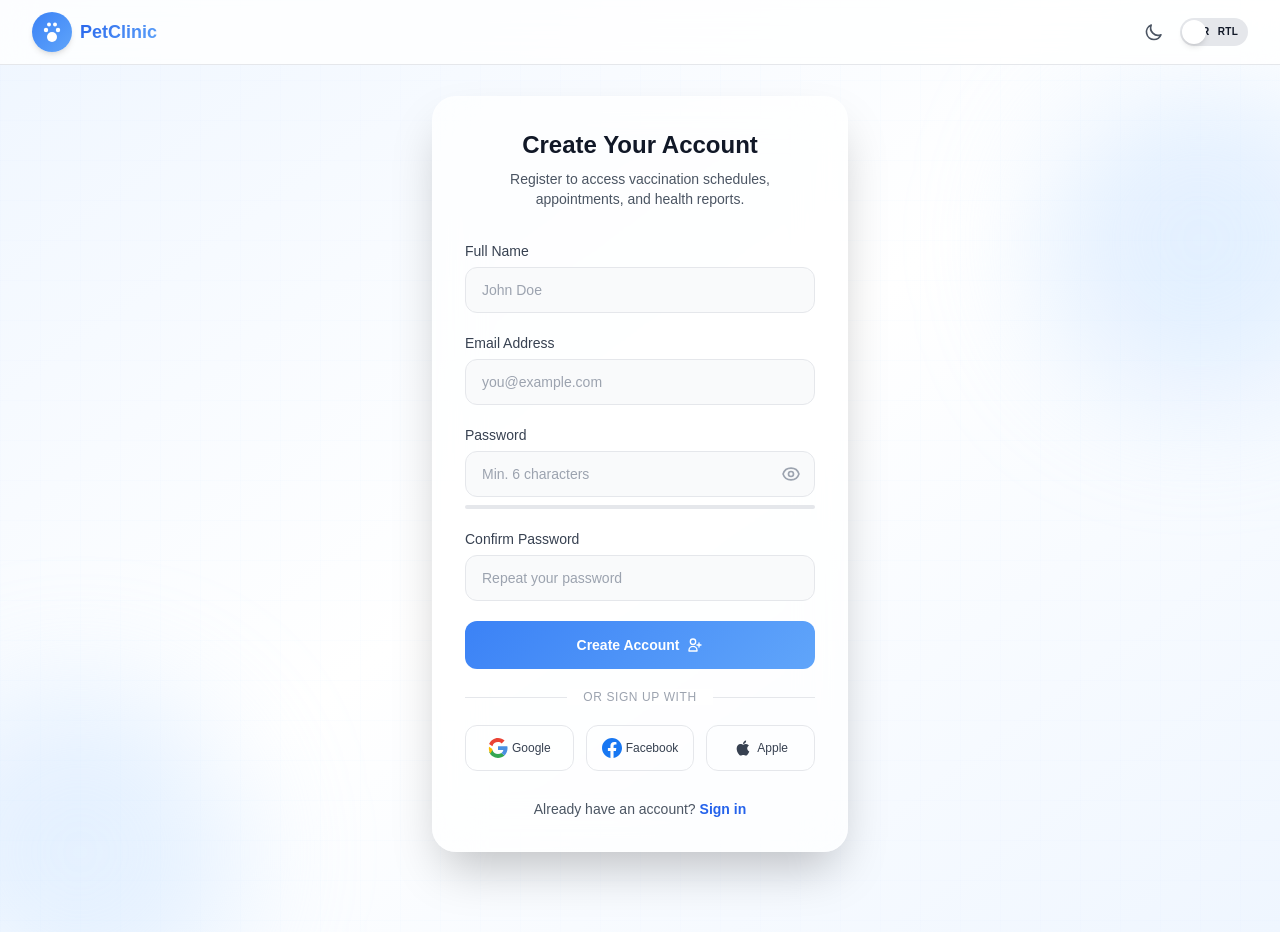
<file: signup.html>
﻿<!DOCTYPE html>
<html lang="en">
<head>
  <meta charset="UTF-8">
  <meta name="viewport" content="width=device-width, initial-scale=1.0">
  <title>Sign Up | Pet Vaccination & Microchipping Clinic</title>
  <link rel="icon" type="img/jpg" href="assets/images/logo.jpg">
  <meta name="description" content="Create your pet care account to manage vaccinations, appointments, microchipping records, and health reports.">
  <link rel="canonical" href="https://petclinic.com/signup">
  <script src="tailwindcss.js"></script>
  <link rel="stylesheet" href="assets/fontawesome/css/all.min.css">
  <link href="https://unpkg.com/aos@2.3.1/dist/aos.css" rel="stylesheet">
  <link rel="stylesheet" href="css/styles.css">
  <link rel="stylesheet" href="assets/css/google-fonts.css">
  <script>tailwind.config={darkMode:'class',theme:{extend:{colors:{'brand-blue':{50:'#EFF6FF',100:'#DBEAFE',200:'#BFDBFE',300:'#93C5FD',400:'#60A5FA',500:'#3B82F6',600:'#2563EB',700:'#1D4ED8',800:'#1E40AF',900:'#1E3A8A'}},fontFamily:{sans:['Inter','sans-serif'],display:['Plus Jakarta Sans','sans-serif']}}}}</script>
</head>
<body class="bg-gray-50 dark:bg-gray-900 text-gray-900 dark:text-gray-100 font-sans min-h-screen">

  <!-- Simple Navbar -->
  <nav class="fixed top-0 left-0 w-full z-50 bg-white/80 dark:bg-gray-900/80 backdrop-blur-lg border-b border-gray-200 dark:border-gray-700">
    <div class="max-w-7xl mx-auto px-4 sm:px-6 lg:px-8">
      <div class="flex items-center justify-between h-16">
        <a href="index.html" class="flex items-center space-x-2 rtl:space-x-reverse">
          <div class="w-10 h-10 bg-gradient-to-br from-brand-blue-500 to-brand-blue-400 rounded-full flex items-center justify-center shadow-md">
            <svg class="w-6 h-6 text-white" fill="currentColor" viewBox="0 0 24 24">
              <circle cx="12" cy="17" r="5" />
              <circle cx="6" cy="10" r="2.2" />
              <circle cx="18" cy="10" r="2.2" />
              <circle cx="9" cy="4.5" r="2" />
              <circle cx="15" cy="4.5" r="2" />
            </svg>
          </div>
          <span class="text-lg font-bold gradient-text">PetClinic</span>
        </a>
        <div class="flex items-center gap-2">
          <button id="darkModeToggle" class="p-2 rounded-lg text-gray-600 dark:text-gray-300 hover:bg-gray-100 dark:hover:bg-gray-700 transition-all" title="Toggle Dark Mode">
            <svg class="w-5 h-5 dark:hidden" fill="none" stroke="currentColor" viewBox="0 0 24 24"><path stroke-linecap="round" stroke-linejoin="round" stroke-width="2" d="M20.354 15.354A9 9 0 018.646 3.646 9.003 9.003 0 0012 21a9.003 9.003 0 008.354-5.646z"/></svg>
            <svg class="w-5 h-5 hidden dark:block" fill="none" stroke="currentColor" viewBox="0 0 24 24"><path stroke-linecap="round" stroke-linejoin="round" stroke-width="2" d="M12 3v1m0 16v1m9-9h-1M4 12H3m15.364 6.364l-.707-.707M6.343 6.343l-.707-.707m12.728 0l-.707.707M6.343 17.657l-.707.707M16 12a4 4 0 11-8 0 4 4 0 018 0z"/></svg>
          </button>
          <button id="ltrToggle" class="relative w-[68px] h-7 rounded-full transition-all duration-300 focus-visible:outline-2 focus-visible:outline-blue-500" aria-label="Switch to RTL" title="Switch to RTL">
            <span class="absolute inset-0 rounded-full bg-gray-200 dark:bg-gray-700"></span>
            <span id="ltrToggleTrack" class="absolute inset-0 rounded-full bg-gradient-to-r from-brand-blue-500 to-brand-blue-400 opacity-0 transition-opacity duration-300"></span>
            <span class="relative flex items-center justify-between px-2.5 h-full text-[10px] font-bold uppercase leading-none tracking-wide">
              <span id="ltrToggleLtr" class="transition-colors duration-300">LTR</span>
              <span id="ltrToggleRtl" class="transition-colors duration-300">RTL</span>
            </span>
            <span id="ltrToggleKnob" class="absolute top-0.5 left-0.5 w-6 h-6 bg-white dark:bg-gray-200 rounded-full shadow-md transition-transform duration-300"></span>
          </button>
        </div>
      </div>
    </div>
  </nav>

  <!-- Signup Section -->
<section class="min-h-screen flex items-center justify-center relative overflow-hidden pt-16 py-12 bg-gradient-to-br from-brand-blue-50 via-white to-brand-blue-50 dark:from-gray-900 dark:via-gray-800 dark:to-gray-900">
  <div class="absolute inset-0 bg-grid opacity-30 dark:opacity-10"></div>
  <div class="absolute top-20 -right-20 w-80 h-80 bg-brand-blue-200/40 dark:bg-brand-blue-800/20 rounded-full blur-3xl"></div>
  <div class="absolute -bottom-20 -left-20 w-80 h-80 bg-brand-blue-200/40 dark:bg-brand-blue-800/20 rounded-full blur-3xl"></div>

  <div class="relative w-full max-w-md mx-auto px-4 py-8" data-aos="fade-up" data-aos-duration="800">
    <div class="glass-card bg-white/70 dark:bg-gray-800/80 backdrop-blur-xl rounded-3xl p-6 sm:p-8 shadow-2xl border border-white/20 dark:border-gray-700/30">
      
      <!-- Header -->
      <div class="text-center mb-8">
        
        <h1 class="text-2xl font-bold text-gray-900 dark:text-white mb-2">Create Your Account</h1>
        <p class="text-gray-600 dark:text-gray-400 text-sm">Register to access vaccination schedules, appointments, and health reports.</p>
      </div>

      <!-- Signup Form (Strictly Vertical Stack Layout) -->
      <form id="signupForm" class="space-y-5" novalidate>
        
        <!-- 1. Full Name (Keela varra maari direct vertical alignment) -->
        <div>
          <label for="fullName" class="block text-sm font-medium text-gray-700 dark:text-gray-300 mb-1.5">Full Name</label>
          <input type="text" id="fullName" placeholder="John Doe" class="w-full px-4 py-3 bg-gray-50 dark:bg-gray-700/50 border border-gray-200 dark:border-gray-700 rounded-xl text-sm focus:outline-none focus:ring-2 focus:ring-blue-500/20 focus:border-blue-500 dark:focus:border-blue-400 transition-all text-gray-900 dark:text-white">
          <p class="text-blue-600 text-xs mt-1 hidden" id="fullNameError">Please enter your name</p>
        </div>

        <!-- 2. Email Address -->
        <div>
          <label for="signupEmail" class="block text-sm font-medium text-gray-700 dark:text-gray-300 mb-1.5">Email Address</label>
          <input type="email" id="signupEmail" placeholder="you@example.com" class="w-full px-4 py-3 bg-gray-50 dark:bg-gray-700/50 border border-gray-200 dark:border-gray-700 rounded-xl text-sm focus:outline-none focus:ring-2 focus:ring-blue-500/20 focus:border-blue-500 dark:focus:border-blue-400 transition-all text-gray-900 dark:text-white">
          <p class="text-blue-600 text-xs mt-1 hidden" id="signupEmailError">Please enter a valid email</p>
        </div>

        <!-- 3. Password Box -->
        <div>
          <label for="signupPassword" class="block text-sm font-medium text-gray-700 dark:text-gray-300 mb-1.5">Password</label>
          <div class="relative">
            <input type="password" id="signupPassword" placeholder="Min. 6 characters" class="w-full pr-12 px-4 py-3 bg-gray-50 dark:bg-gray-700/50 border border-gray-200 dark:border-gray-700 rounded-xl text-sm focus:outline-none focus:ring-2 focus:ring-blue-500/20 focus:border-blue-500 dark:focus:border-blue-400 transition-all text-gray-900 dark:text-white">
            <button type="button" id="toggleSignupPassword" class="absolute right-3.5 top-1/2 -translate-y-1/2 text-gray-400 hover:text-gray-600 dark:hover:text-gray-300">
              <svg class="w-5 h-5" fill="none" stroke="currentColor" viewBox="0 0 24 24">
                <path stroke-linecap="round" stroke-linejoin="round" stroke-width="2" d="M15 12a3 3 0 11-6 0 3 3 0 016 0z"/><path stroke-linecap="round" stroke-linejoin="round" stroke-width="2" d="M2.458 12C3.732 7.943 7.523 5 12 5c4.478 0 8.268 2.943 9.542 7-1.274 4.057-5.064 7-9.542 7-4.477 0-8.268-2.943-9.542-7z"/>
              </svg>
            </button>
          </div>
          <p class="text-blue-600 text-xs mt-1 hidden" id="signupPasswordError">Password must be at least 6 characters</p>
          
          <!-- Password Strength Element Indicators -->
          <div class="mt-2">
            <div class="h-1 w-full bg-gray-200 dark:bg-gray-700 rounded-full overflow-hidden">
              <div class="h-full w-0 transition-all duration-300" id="strengthBar"></div>
            </div>
            <p class="text-[11px] text-gray-500 mt-1" id="strengthText"></p>
          </div>
        </div>

        <!-- 4. Confirm Password Box -->
        <div>
          <label for="confirmPassword" class="block text-sm font-medium text-gray-700 dark:text-gray-300 mb-1.5">Confirm Password</label>
          <input type="password" id="confirmPassword" placeholder="Repeat your password" class="w-full px-4 py-3 bg-gray-50 dark:bg-gray-700/50 border border-gray-200 dark:border-gray-700 rounded-xl text-sm focus:outline-none focus:ring-2 focus:ring-blue-500/20 focus:border-blue-500 dark:focus:border-blue-400 transition-all text-gray-900 dark:text-white">
          <p class="text-blue-600 text-xs mt-1 hidden" id="confirmPasswordError">Passwords do not match</p>
        </div>

        <!-- Submit Registration Button -->
        <button type="submit" class="btn-primary w-full py-3.5 rounded-xl text-white font-semibold text-sm flex items-center justify-center gap-2" id="signupBtn">
          <span>Create Account</span>
          <svg class="w-4 h-4" fill="none" stroke="currentColor" viewBox="0 0 24 24">
            <path stroke-linecap="round" stroke-linejoin="round" stroke-width="2" d="M18 9v3m0 0v3m0-3h3m-3 0h-3m-2-5a4 4 0 11-8 0 4 4 0 018 0zM3 20a6 6 0 0112 0v1H3v-1z"/>
          </svg>
        </button>

        <!-- Divider Line Segment -->
        <div class="relative my-6">
          <div class="absolute inset-0 flex items-center"><div class="w-full border-t border-gray-200 dark:border-gray-700"></div></div>
          <div class="relative flex justify-center"><span class="bg-white dark:bg-gray-800 px-4 text-xs text-gray-400 dark:text-gray-500 uppercase tracking-wider">Or sign up with</span></div>
        </div>

        <!-- Social Oauth Row -->
        <div class="grid grid-cols-3 gap-3">
          <button type="button" class="flex items-center justify-center gap-1 px-2 py-3 border border-gray-200 dark:border-gray-700 rounded-xl text-sm font-medium text-gray-700 dark:text-gray-300 hover:bg-gray-50 dark:hover:bg-gray-700/50 transition-all">
            <svg class="w-5 h-5" viewBox="0 0 24 24"><path fill="#EA4335" d="M5.266 9.765A7.077 7.077 0 0112 4.909c1.69 0 3.218.6 4.418 1.582L19.91 3C17.782 1.145 15.054 0 12 0 7.27 0 3.198 2.932 1.333 7.108l3.933 2.657z"/><path fill="#34A853" d="M16.04 18.013c-1.09.703-2.474 1.078-4.04 1.078a7.077 7.077 0 01-6.723-4.823l-3.933 2.657A11.965 11.965 0 0012 24c2.933 0 5.735-1.043 7.834-3l-3.794-2.987z"/><path fill="#4A90E2" d="M19.834 21c2.195-2.048 3.62-5.096 3.62-9 0-.71-.109-1.473-.272-2.182H12v4.637h6.436a5.5 5.5 0 01-2.396 3.558l3.794 2.987z"/><path fill="#FBBC05" d="M5.266 14.765a7.08 7.08 0 01-.01-1.53l-3.933-2.657c-.204.676-.323 1.388-.323 2.127 0 2.125.663 4.095 1.813 5.784l2.453-3.724z"/></svg>
            <span class="text-xs">Google</span>
          </button>
          <button type="button" class="flex items-center justify-center gap-1 px-2 py-3 border border-gray-200 dark:border-gray-700 rounded-xl text-sm font-medium text-gray-700 dark:text-gray-300 hover:bg-gray-50 dark:hover:bg-gray-700/50 transition-all">
            <svg class="w-5 h-5" fill="#1877F2" viewBox="0 0 24 24"><path d="M24 12.073c0-6.627-5.373-12-12-12s-12 5.373-12 12c0 5.99 4.388 10.954 10.125 11.854v-8.385H7.078v-3.47h3.047V9.43c0-3.007 1.792-4.669 4.533-4.669 1.312 0 2.686.235 2.686.235v2.953H15.83c-1.491 0-1.956.925-1.956 1.874v2.25h3.328l-.532 3.47h-2.796v8.385C19.612 23.027 24 18.062 24 12.073z"/></svg>
            <span class="text-xs">Facebook</span>
          </button>
          <button type="button" class="flex items-center justify-center gap-1 px-2 py-3 border border-gray-200 dark:border-gray-700 rounded-xl text-sm font-medium text-gray-700 dark:text-gray-300 hover:bg-gray-50 dark:hover:bg-gray-700/50 transition-all">
            <svg class="w-5 h-5" viewBox="0 0 24 24" fill="currentColor"><path d="M17.05 20.28c-.98.95-2.05.8-3.08.35-1.09-.46-2.09-.48-3.24 0-1.44.62-2.2.44-3.06-.35C2.79 15.25 3.51 7.59 9.05 7.31c1.35.07 2.29.74 3.08.8 1.18-.24 2.31-.93 3.57-.84 1.51.12 2.65.72 3.4 1.8-3.12 1.87-2.38 5.98.48 7.13-.57 1.5-1.31 2.99-2.54 4.09zM12.03 7.25c-.15-2.23 1.66-4.07 3.74-4.25.29 2.58-2.34 4.5-3.74 4.25z"/></svg>
            <span class="text-xs">Apple</span>
          </button>
        </div>

        <!-- Footer Redirect -->
        <p class="text-center text-sm text-gray-600 dark:text-gray-400 pt-2">
          Already have an account? <a href="login.html" class="text-brand-blue-600 dark:text-brand-blue-400 font-semibold hover:underline">Sign in</a>
        </p>

      </form>
    </div>
  </div>
</section>

  <script src="https://unpkg.com/aos@2.3.1/dist/aos.js"></script>
  <script>AOS.init();</script>
  <script src="js/darkmode.js"></script>
  <script src="js/signup.js"></script>
</body>
</html>
</file>
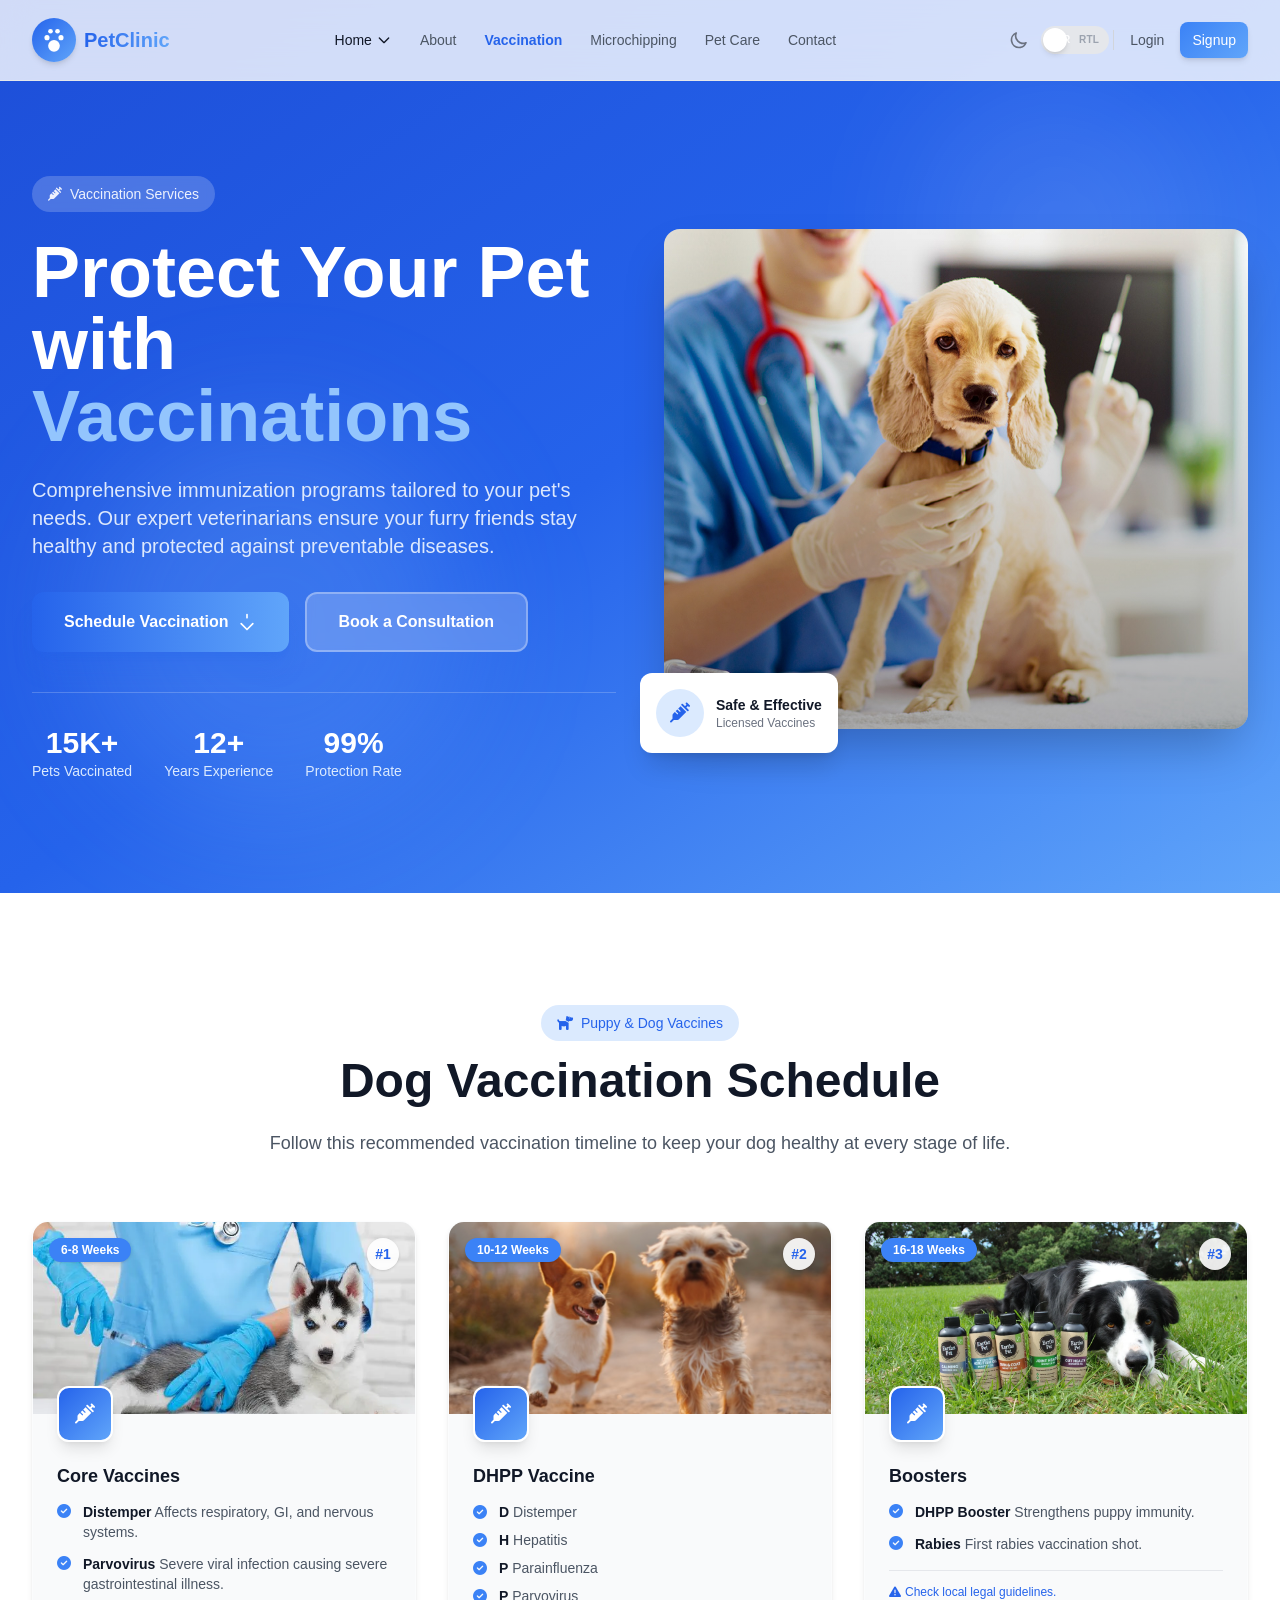
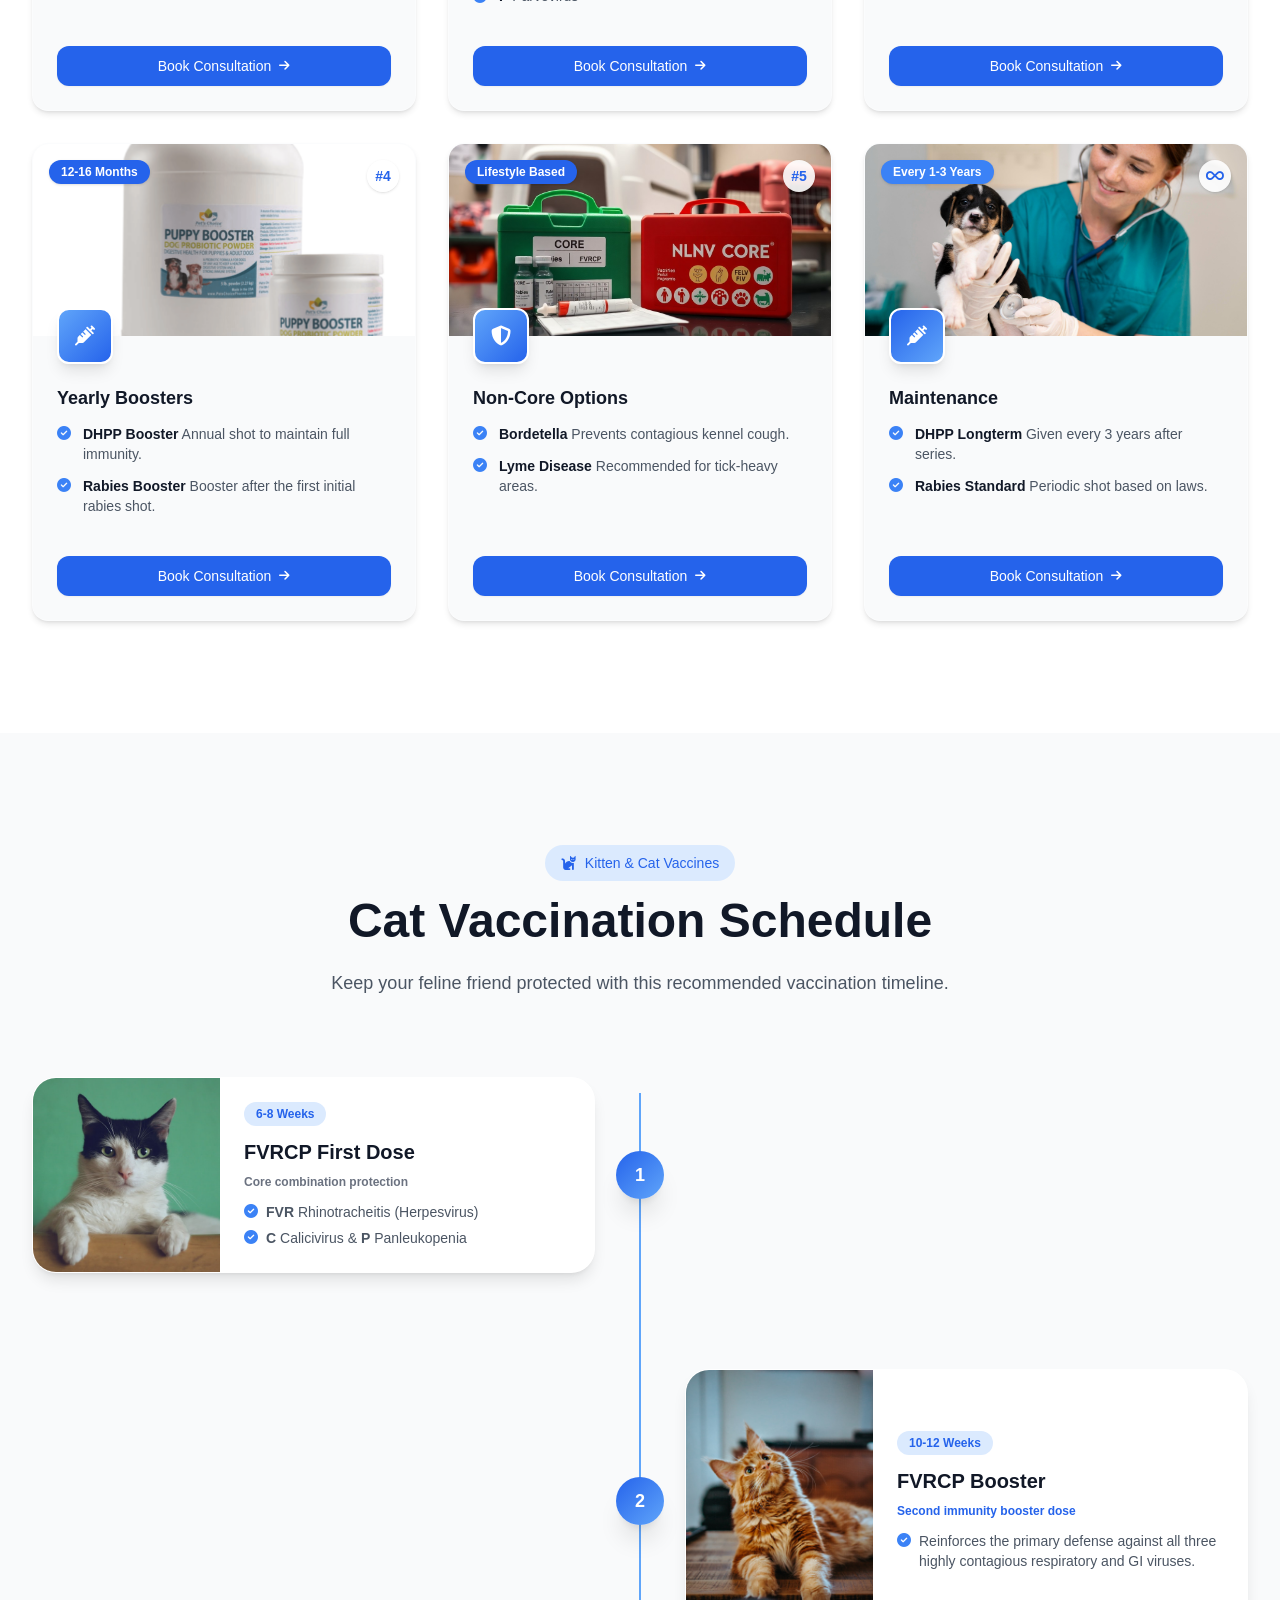
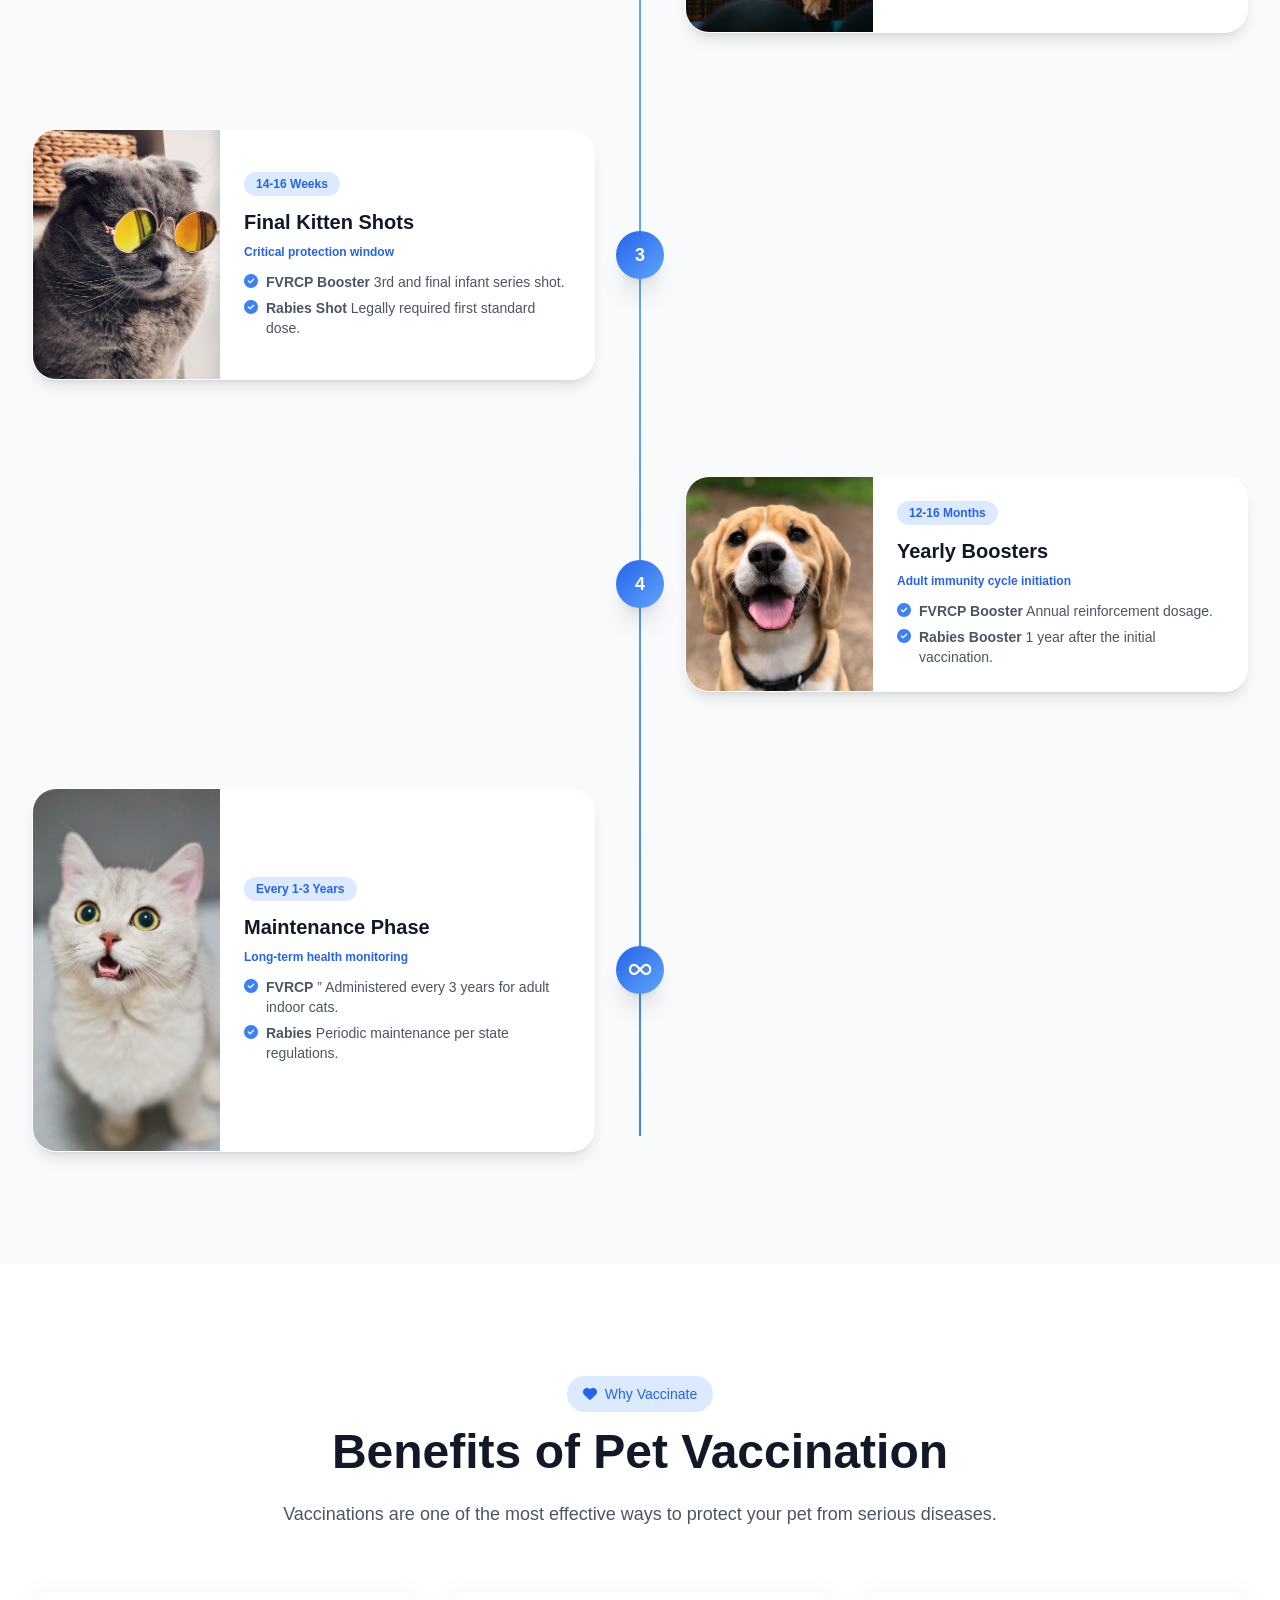
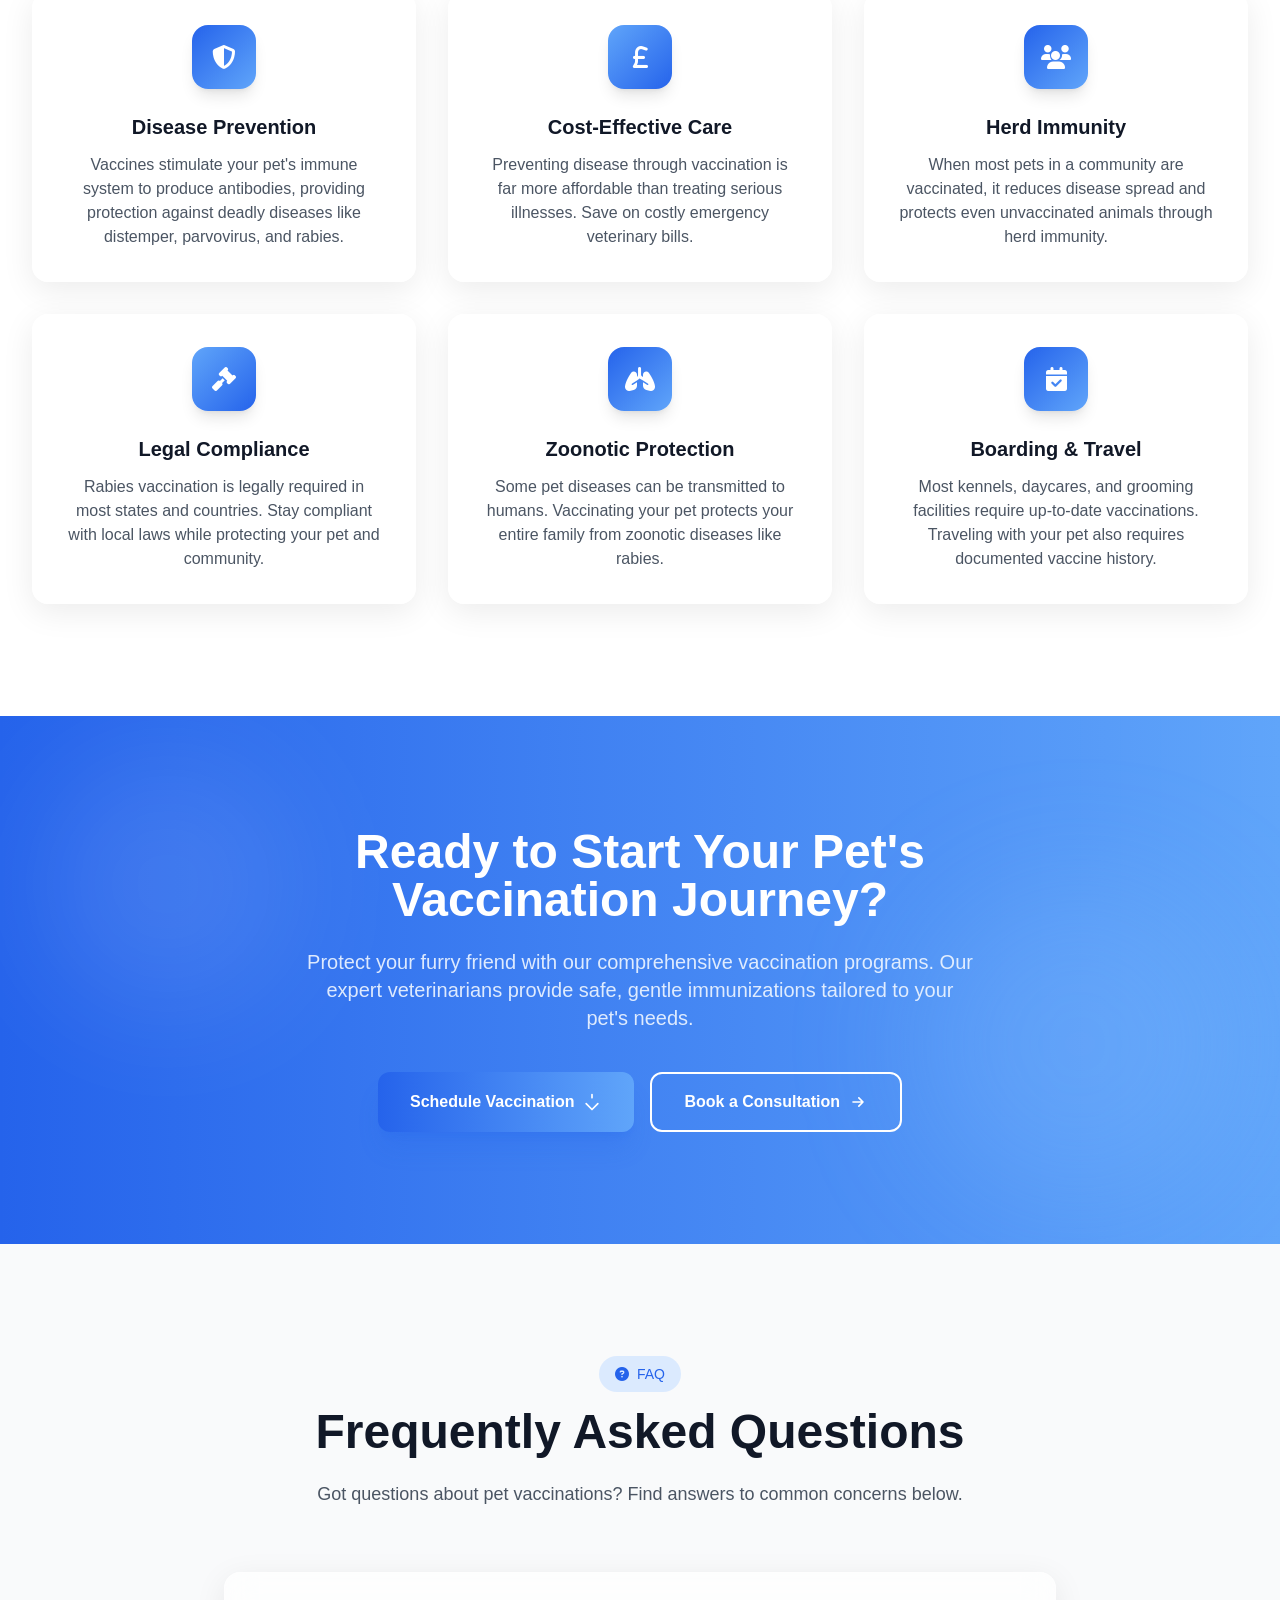
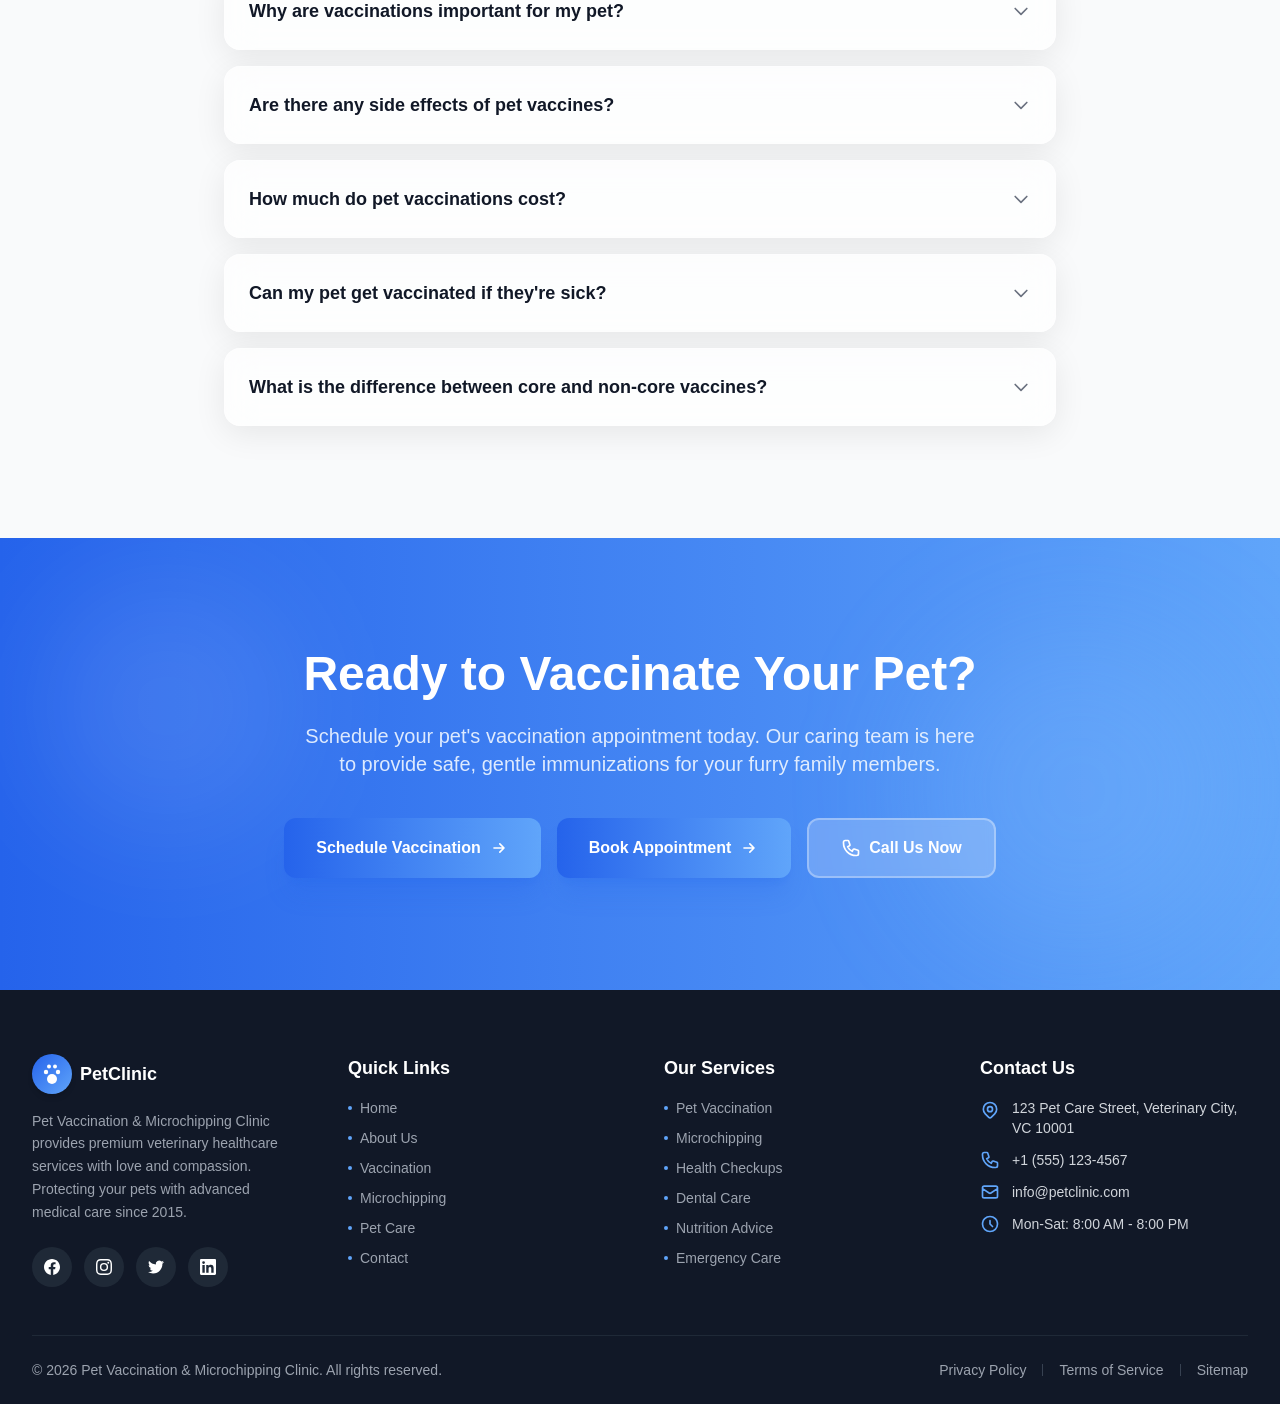
<file: vaccination.html>
﻿<!DOCTYPE html>
<html lang="en">
<head>
  <meta charset="UTF-8">
  <meta name="viewport" content="width=device-width, initial-scale=1.0">
  <title>Pet Vaccination & Microchipping Clinic | Vaccination Services</title>
  <link rel="icon" type="img/jpg" href="assets/images/logo.jpg">
  <meta name="description" content="Complete pet vaccination services. Dog and cat vaccination schedules, core and non-core vaccines, and expert veterinary care for your beloved pets.">
  <meta name="keywords" content="pet vaccination, dog vaccination schedule, cat vaccination schedule, puppy vaccines, kitten vaccines, DHPP, FVRCP, rabies vaccine">
  <link rel="canonical" href="https://petclinic.com/vaccination.html">
  <script src="tailwindcss.js"></script>
  <link rel="stylesheet" href="assets/fontawesome/css/all.min.css">
  <link href="https://unpkg.com/aos@2.3.1/dist/aos.css" rel="stylesheet">
  <link rel="stylesheet" href="css/styles.css">
  <link rel="stylesheet" href="assets/css/google-fonts.css">
  <script>
    tailwind.config = {
      darkMode: 'class',
      theme: {
        extend: {
          fontFamily: {
            sans: ['Inter', 'sans-serif'],
            display: ['Plus Jakarta Sans', 'sans-serif']
          },
          colors: {
            'brand-blue': {
              50: '#EFF6FF',
              100: '#DBEAFE',
              200: '#BFDBFE',
              300: '#93C5FD',
              400: '#60A5FA',
              500: '#3B82F6',
              600: '#2563EB',
              700: '#1D4ED8',
              800: '#1E40AF',
              900: '#1E3A8A',
            },
          }
        }
      }
    }
  </script>
</head>
<body class="bg-gray-50 dark:bg-gray-900 text-gray-900 dark:text-gray-100 font-sans">

  <div id="navbar"></div>

  <!-- Hero -->
  <section class="relative min-h-[70vh] flex items-center overflow-hidden pt-16">
    <div class="absolute inset-0 bg-gradient-to-br from-brand-blue-700 via-brand-blue-600 to-brand-blue-400 dark:from-brand-blue-900 dark:via-brand-blue-800 dark:to-brand-blue-800"></div>
    <div class="absolute inset-0 bg-grid opacity-20"></div>
    <div class="absolute top-20 right-20 w-72 h-72 bg-white/10 rounded-full blur-3xl"></div>
    <div class="absolute bottom-20 left-20 w-96 h-96 bg-brand-blue-300/20 rounded-full blur-3xl"></div>
    <div class="relative max-w-7xl mx-auto px-4 sm:px-6 lg:px-8 py-20 md:py-28">
      <div class="grid lg:grid-cols-2 gap-12 items-center">
        <div data-aos="fade-right" data-aos-duration="1000">
          <span class="inline-block px-4 py-2 bg-white/20 backdrop-blur-sm rounded-full text-white/90 text-sm font-medium mb-6"><i class="fas fa-syringe mr-2 rtl:ml-2 rtl:mr-0"></i>Vaccination Services</span>
          <h1 class="text-4xl sm:text-5xl md:text-6xl lg:text-7xl font-bold text-white leading-tight mb-6">
            Protect Your Pet with <span class="text-brand-blue-300">Vaccinations</span>
          </h1>
          <p class="text-lg sm:text-xl text-brand-blue-50/90 mb-8 max-w-xl leading-relaxed">
            Comprehensive immunization programs tailored to your pet's needs. Our expert veterinarians ensure your furry friends stay healthy and protected against preventable diseases.
          </p>
          <div class="flex flex-wrap gap-4">
            <a href="#schedule" class="inline-flex items-center px-8 py-4 bg-gradient-to-r from-brand-blue-600 to-brand-blue-400 text-white font-semibold rounded-xl shadow-xl shadow-blue-600/20 hover:-translate-y-1 hover:shadow-2xl hover:shadow-blue-600/30 transition-all duration-300 btn-primary">
              Schedule Vaccination
              <svg class="w-5 h-5 ml-2 rtl:mr-2 rtl:ml-0" fill="none" stroke="currentColor" viewBox="0 0 24 24"><path stroke-linecap="round" stroke-linejoin="round" stroke-width="2" d="M19 14l-7 7m0 0l-7-7m7-7V3"/></svg>
            </a>
            <a href="contact.html" class="inline-flex items-center px-8 py-4 bg-white/20 backdrop-blur-sm text-white border-2 border-white/30 font-semibold rounded-xl hover:bg-white/30 hover:-translate-y-1 transition-all duration-300">
              Book a Consultation
            </a>
          </div>
          <div class="flex items-center gap-8 mt-10 pt-8 border-t border-white/20">
            <div class="text-center">
              <div class="text-3xl font-bold text-white">15K+</div>
              <div class="text-sm text-brand-blue-100">Pets Vaccinated</div>
            </div>
            <div class="text-center">
              <div class="text-3xl font-bold text-white">12+</div>
              <div class="text-sm text-brand-blue-100">Years Experience</div>
            </div>
            <div class="text-center">
              <div class="text-3xl font-bold text-white">99%</div>
              <div class="text-sm text-brand-blue-100">Protection Rate</div>
            </div>
          </div>
        </div>
        <div class="relative hidden lg:block" data-aos="fade-left" data-aos-duration="1000">
          <div class="relative w-full h-[500px] rounded-2xl overflow-hidden shadow-2xl">
            <img src="assets/images/Vaccination 3.jpg" alt="Vaccination for pet" class="w-full h-full object-cover">
            <div class="absolute inset-0 bg-gradient-to-t from-black/30 to-transparent"></div>
          </div>
          <div class="absolute -bottom-6 -left-6 bg-white dark:bg-gray-800 rounded-xl p-4 shadow-xl">
            <div class="flex items-center gap-3">
              <div class="w-12 h-12 bg-brand-blue-100 dark:bg-brand-blue-900 rounded-full flex items-center justify-center">
                <i class="fas fa-syringe text-brand-blue-600 dark:text-brand-blue-300 text-xl"></i>
              </div>
              <div>
                <div class="text-sm font-semibold text-gray-900 dark:text-white">Safe & Effective</div>
                <div class="text-xs text-gray-500 dark:text-gray-400">Licensed Vaccines</div>
              </div>
            </div>
          </div>
        </div>
      </div>
    </div>
  </section>

<!-- Dog Vaccination Schedule -->
<section id="schedule" class="py-20 lg:py-28 bg-white dark:bg-gray-800/50">
  <div class="max-w-7xl mx-auto px-4 sm:px-6 lg:px-8">
    
    <!-- Section Header -->
    <div class="text-center max-w-3xl mx-auto mb-16" data-aos="fade-up">
      <span class="inline-block px-4 py-2 bg-brand-blue-100 dark:bg-brand-blue-900/50 text-brand-blue-600 dark:text-brand-blue-300 rounded-full text-sm font-medium mb-4">
        <i class="fas fa-dog mr-2 rtl:ml-2 rtl:mr-0"></i>Puppy & Dog Vaccines
      </span>
      <h2 class="text-3xl sm:text-4xl lg:text-5xl font-bold text-gray-900 dark:text-white mb-6">Dog Vaccination Schedule</h2>
      <p class="text-gray-600 dark:text-gray-400 text-lg">Follow this recommended vaccination timeline to keep your dog healthy at every stage of life.</p>
    </div>

    <!-- Cards Grid Container (Fully Responsive Grid) -->
    <div class="grid grid-cols-1 md:grid-cols-2 lg:grid-cols-3 gap-8" data-aos="fade-up" data-aos-duration="800">
      
      <!-- Card 1: 6-8 Weeks -->
      <div class="glass-card bg-gray-50 dark:bg-gray-800 rounded-2xl overflow-hidden shadow-md hover:shadow-xl transition-all duration-300 relative group flex flex-col">
        <div class="h-48 w-full overflow-hidden relative">
          <img src="assets/images/Vaccination 2.webp" alt="Newborn 6-8 weeks puppy" class="w-full h-full object-cover group-hover:scale-105 transition-transform duration-500">
          <div class="absolute top-4 left-4 rtl:right-4 rtl:left-auto bg-brand-blue-500 text-white px-3 py-1 rounded-full text-xs font-semibold shadow">6-8 Weeks</div>
          <div class="absolute top-4 right-4 rtl:left-4 rtl:right-auto bg-white/90 dark:bg-gray-900/90 text-brand-blue-600 dark:text-brand-blue-400 w-8 h-8 rounded-full flex items-center justify-center font-bold text-sm shadow">#1</div>
        </div>
        <div class="p-6 flex-1 relative flex flex-col justify-between">
          <div>
            <div class="absolute -top-7 left-6 rtl:right-6 rtl:left-auto w-14 h-14 bg-gradient-to-br from-brand-blue-600 to-brand-blue-400 rounded-xl flex items-center justify-center shadow-lg border-2 border-white dark:border-gray-800">
              <i class="fas fa-syringe text-white text-xl"></i>
            </div>
            <div class="pt-6">
              <h3 class="text-lg font-bold text-gray-900 dark:text-white mb-3">Core Vaccines</h3>
              <ul class="space-y-3 mb-6">
                <li class="flex items-start gap-3 text-sm text-gray-600 dark:text-gray-400">
                  <i class="fas fa-check-circle text-brand-blue-500 mt-0.5 flex-shrink-0"></i>
                  <span><strong class="text-gray-900 dark:text-white">Distemper</strong>  Affects respiratory, GI, and nervous systems.</span>
                </li>
                <li class="flex items-start gap-3 text-sm text-gray-600 dark:text-gray-400">
                  <i class="fas fa-check-circle text-brand-blue-500 mt-0.5 flex-shrink-0"></i>
                  <span><strong class="text-gray-900 dark:text-white">Parvovirus</strong>  Severe viral infection causing severe gastrointestinal illness.</span>
                </li>
              </ul>
            </div>
          </div>
          <div class="mt-4">
            <a href="#book" class="w-full inline-flex items-center justify-center px-4 py-2.5 bg-brand-blue-600 hover:bg-brand-blue-700 text-white font-medium text-sm rounded-xl transition-colors duration-200 gap-2 shadow-sm">
              <span>Book Consultation</span>
              <i class="fas fa-arrow-right text-xs group-hover:translate-x-1 transition-transform"></i>
            </a>
          </div>
        </div>
      </div>

      <!-- Card 2: 10-12 Weeks -->
      <div class="glass-card bg-gray-50 dark:bg-gray-800 rounded-2xl overflow-hidden shadow-md hover:shadow-xl transition-all duration-300 relative group flex flex-col">
        <div class="h-48 w-full overflow-hidden relative">
          <img src="assets/images/photo-1548199973-03cce0bbc87b.jpg" alt="10-12 weeks playful puppy" class="w-full h-full object-cover group-hover:scale-105 transition-transform duration-500">
          <div class="absolute top-4 left-4 rtl:right-4 rtl:left-auto bg-brand-blue-500 text-white px-3 py-1 rounded-full text-xs font-semibold shadow">10-12 Weeks</div>
          <div class="absolute top-4 right-4 rtl:left-4 rtl:right-auto bg-white/90 dark:bg-gray-900/90 text-brand-blue-600 dark:text-brand-blue-400 w-8 h-8 rounded-full flex items-center justify-center font-bold text-sm shadow">#2</div>
        </div>
        <div class="p-6 flex-1 relative flex flex-col justify-between">
          <div>
            <div class="absolute -top-7 left-6 rtl:right-6 rtl:left-auto w-14 h-14 bg-gradient-to-br from-brand-blue-600 to-brand-blue-400 rounded-xl flex items-center justify-center shadow-lg border-2 border-white dark:border-gray-800">
              <i class="fas fa-syringe text-white text-xl"></i>
            </div>
            <div class="pt-6">
              <h3 class="text-lg font-bold text-gray-900 dark:text-white mb-3">DHPP Vaccine</h3>
              <ul class="space-y-2 mb-6">
                <li class="flex items-center gap-3 text-sm text-gray-600 dark:text-gray-400"><i class="fas fa-check-circle text-brand-blue-500 flex-shrink-0"></i><span><strong class="text-gray-900 dark:text-white">D</strong>  Distemper</span></li>
                <li class="flex items-center gap-3 text-sm text-gray-600 dark:text-gray-400"><i class="fas fa-check-circle text-brand-blue-500 flex-shrink-0"></i><span><strong class="text-gray-900 dark:text-white">H</strong>  Hepatitis</span></li>
                <li class="flex items-center gap-3 text-sm text-gray-600 dark:text-gray-400"><i class="fas fa-check-circle text-brand-blue-500 flex-shrink-0"></i><span><strong class="text-gray-900 dark:text-white">P</strong>  Parainfluenza</span></li>
                <li class="flex items-center gap-3 text-sm text-gray-600 dark:text-gray-400"><i class="fas fa-check-circle text-brand-blue-500 flex-shrink-0"></i><span><strong class="text-gray-900 dark:text-white">P</strong>  Parvovirus</span></li>
              </ul>
            </div>
          </div>
          <div class="mt-4">
            <a href="#book" class="w-full inline-flex items-center justify-center px-4 py-2.5 bg-brand-blue-600 hover:bg-brand-blue-700 text-white font-medium text-sm rounded-xl transition-colors duration-200 gap-2 shadow-sm">
              <span>Book Consultation</span>
              <i class="fas fa-arrow-right text-xs group-hover:translate-x-1 transition-transform"></i>
            </a>
          </div>
        </div>
      </div>

      <!-- Card 3: 16-18 Weeks -->
      <div class="glass-card bg-gray-50 dark:bg-gray-800 rounded-2xl overflow-hidden shadow-md hover:shadow-xl transition-all duration-300 relative group flex flex-col">
        <div class="h-48 w-full overflow-hidden relative">
          <img src="assets/images/Vaccination 1.webp" alt="16-18 weeks older puppy" class="w-full h-full object-cover group-hover:scale-105 transition-transform duration-500">
          <div class="absolute top-4 left-4 rtl:right-4 rtl:left-auto bg-brand-blue-500 text-white px-3 py-1 rounded-full text-xs font-semibold shadow">16-18 Weeks</div>
          <div class="absolute top-4 right-4 rtl:left-4 rtl:right-auto bg-white/90 dark:bg-gray-900/90 text-brand-blue-600 dark:text-brand-blue-400 w-8 h-8 rounded-full flex items-center justify-center font-bold text-sm shadow">#3</div>
        </div>
        <div class="p-6 flex-1 relative flex flex-col justify-between">
          <div>
            <div class="absolute -top-7 left-6 rtl:right-6 rtl:left-auto w-14 h-14 bg-gradient-to-br from-brand-blue-600 to-brand-blue-400 rounded-xl flex items-center justify-center shadow-lg border-2 border-white dark:border-gray-800">
              <i class="fas fa-syringe text-white text-xl"></i>
            </div>
            <div class="pt-6">
              <h3 class="text-lg font-bold text-gray-900 dark:text-white mb-3">Boosters</h3>
              <ul class="space-y-3 mb-4">
                <li class="flex items-start gap-3 text-sm text-gray-600 dark:text-gray-400">
                  <i class="fas fa-check-circle text-brand-blue-500 mt-0.5 flex-shrink-0"></i>
                  <span><strong class="text-gray-900 dark:text-white">DHPP Booster</strong>  Strengthens puppy immunity.</span>
                </li>
                <li class="flex items-start gap-3 text-sm text-gray-600 dark:text-gray-400">
                  <i class="fas fa-check-circle text-brand-blue-500 mt-0.5 flex-shrink-0"></i>
                  <span><strong class="text-gray-900 dark:text-white">Rabies</strong>  First rabies vaccination shot.</span>
                </li>
              </ul>
              <div class="mb-4 pt-2 border-t border-gray-200 dark:border-gray-700">
                <span class="inline-flex items-center text-xs text-brand-blue-600 dark:text-brand-blue-400"><i class="fas fa-exclamation-triangle mr-1 rtl:ml-1 rtl:mr-0"></i> Check local legal guidelines.</span>
              </div>
            </div>
          </div>
          <div class="mt-4">
            <a href="#book" class="w-full inline-flex items-center justify-center px-4 py-2.5 bg-brand-blue-600 hover:bg-brand-blue-700 text-white font-medium text-sm rounded-xl transition-colors duration-200 gap-2 shadow-sm">
              <span>Book Consultation</span>
              <i class="fas fa-arrow-right text-xs group-hover:translate-x-1 transition-transform"></i>
            </a>
          </div>
        </div>
      </div>

      <!-- Card 4: 12-16 Months -->
      <div class="glass-card bg-gray-50 dark:bg-gray-800 rounded-2xl overflow-hidden shadow-md hover:shadow-xl transition-all duration-300 relative group flex flex-col">
        <div class="h-48 w-full overflow-hidden relative">
          <img src="assets/images/Vaccination 4.jpg" alt="Young adult dog 12 months" class="w-full h-full object-cover group-hover:scale-105 transition-transform duration-500">
          <div class="absolute top-4 left-4 rtl:right-4 rtl:left-auto bg-brand-blue-600 text-white px-3 py-1 rounded-full text-xs font-semibold shadow">12-16 Months</div>
          <div class="absolute top-4 right-4 rtl:left-4 rtl:right-auto bg-white/90 dark:bg-gray-900/90 text-brand-blue-600 dark:text-brand-blue-400 w-8 h-8 rounded-full flex items-center justify-center font-bold text-sm shadow">#4</div>
        </div>
        <div class="p-6 flex-1 relative flex flex-col justify-between">
          <div>
            <div class="absolute -top-7 left-6 rtl:right-6 rtl:left-auto w-14 h-14 bg-gradient-to-br from-brand-blue-400 to-brand-blue-600 rounded-xl flex items-center justify-center shadow-lg border-2 border-white dark:border-gray-800">
              <i class="fas fa-syringe text-white text-xl"></i>
            </div>
            <div class="pt-6">
              <h3 class="text-lg font-bold text-gray-900 dark:text-white mb-3">Yearly Boosters</h3>
              <ul class="space-y-3 mb-6">
                <li class="flex items-start gap-3 text-sm text-gray-600 dark:text-gray-400">
                  <i class="fas fa-check-circle text-brand-blue-500 mt-0.5 flex-shrink-0"></i>
                  <span><strong class="text-gray-900 dark:text-white">DHPP Booster</strong>  Annual shot to maintain full immunity.</span>
                </li>
                <li class="flex items-start gap-3 text-sm text-gray-600 dark:text-gray-400">
                  <i class="fas fa-check-circle text-brand-blue-500 mt-0.5 flex-shrink-0"></i>
                  <span><strong class="text-gray-900 dark:text-white">Rabies Booster</strong>  Booster after the first initial rabies shot.</span>
                </li>
              </ul>
            </div>
          </div>
          <div class="mt-4">
            <a href="#book" class="w-full inline-flex items-center justify-center px-4 py-2.5 bg-brand-blue-600 hover:bg-brand-blue-700 text-white font-medium text-sm rounded-xl transition-colors duration-200 gap-2 shadow-sm">
              <span>Book Consultation</span>
              <i class="fas fa-arrow-right text-xs group-hover:translate-x-1 transition-transform"></i>
            </a>
          </div>
        </div>
      </div>

      <!-- Card 5: Non-Core Vaccines -->
      <div class="glass-card bg-gray-50 dark:bg-gray-800 rounded-2xl overflow-hidden shadow-md hover:shadow-xl transition-all duration-300 relative group flex flex-col">
        <div class="h-48 w-full overflow-hidden relative">
          <img src="assets/images/Vaccination 5.jpg" alt="Dogs in social environment" class="w-full h-full object-cover group-hover:scale-105 transition-transform duration-500">
          <div class="absolute top-4 left-4 rtl:right-4 rtl:left-auto bg-brand-blue-600 text-white px-3 py-1 rounded-full text-xs font-semibold shadow">Lifestyle Based</div>
          <div class="absolute top-4 right-4 rtl:left-4 rtl:right-auto bg-white/90 dark:bg-gray-900/90 text-brand-blue-600 dark:text-brand-blue-400 w-8 h-8 rounded-full flex items-center justify-center font-bold text-sm shadow">#5</div>
        </div>
        <div class="p-6 flex-1 relative flex flex-col justify-between">
          <div>
            <div class="absolute -top-7 left-6 rtl:right-6 rtl:left-auto w-14 h-14 bg-gradient-to-br from-brand-blue-400 to-brand-blue-600 rounded-xl flex items-center justify-center shadow-lg border-2 border-white dark:border-gray-800">
              <i class="fas fa-shield-alt text-white text-xl"></i>
            </div>
            <div class="pt-6">
              <h3 class="text-lg font-bold text-gray-900 dark:text-white mb-3">Non-Core Options</h3>
              <ul class="space-y-3 mb-6">
                <li class="flex items-start gap-3 text-sm text-gray-600 dark:text-gray-400">
                  <i class="fas fa-check-circle text-brand-blue-500 mt-0.5 flex-shrink-0"></i>
                  <span><strong class="text-gray-900 dark:text-white">Bordetella</strong>  Prevents contagious kennel cough.</span>
                </li>
                <li class="flex items-start gap-3 text-sm text-gray-600 dark:text-gray-400">
                  <i class="fas fa-check-circle text-brand-blue-500 mt-0.5 flex-shrink-0"></i>
                  <span><strong class="text-gray-900 dark:text-white">Lyme Disease</strong>  Recommended for tick-heavy areas.</span>
                </li>
              </ul>
            </div>
          </div>
          <div class="mt-4">
            <a href="#book" class="w-full inline-flex items-center justify-center px-4 py-2.5 bg-brand-blue-600 hover:bg-brand-blue-700 text-white font-medium text-sm rounded-xl transition-colors duration-200 gap-2 shadow-sm">
              <span>Book Consultation</span>
              <i class="fas fa-arrow-right text-xs group-hover:translate-x-1 transition-transform"></i>
            </a>
          </div>
        </div>
      </div>

      <!-- Card 6: Every 1-3 Years -->
      <div class="glass-card bg-gray-50 dark:bg-gray-800 rounded-2xl overflow-hidden shadow-md hover:shadow-xl transition-all duration-300 relative group flex flex-col">
        <div class="h-48 w-full overflow-hidden relative">
          <img src="assets/images/Vaccination 6.webp" alt="Healthy adult dog" class="w-full h-full object-cover group-hover:scale-105 transition-transform duration-500">
          <div class="absolute top-4 left-4 rtl:right-4 rtl:left-auto bg-brand-blue-500 text-white px-3 py-1 rounded-full text-xs font-semibold shadow">Every 1-3 Years</div>
          <div class="absolute top-4 right-4 rtl:left-4 rtl:right-auto bg-white/90 dark:bg-gray-900/90 text-brand-blue-600 dark:text-brand-blue-400 w-8 h-8 rounded-full flex items-center justify-center font-bold text-sm shadow"><i class="fas fa-infinity"></i></div>
        </div>
        <div class="p-6 flex-1 relative flex flex-col justify-between">
          <div>
            <div class="absolute -top-7 left-6 rtl:right-6 rtl:left-auto w-14 h-14 bg-gradient-to-br from-brand-blue-600 to-brand-blue-400 rounded-xl flex items-center justify-center shadow-lg border-2 border-white dark:border-gray-800">
              <i class="fas fa-syringe text-white text-xl"></i>
            </div>
            <div class="pt-6">
              <h3 class="text-lg font-bold text-gray-900 dark:text-white mb-3">Maintenance</h3>
              <ul class="space-y-3 mb-6">
                <li class="flex items-start gap-3 text-sm text-gray-600 dark:text-gray-400">
                  <i class="fas fa-check-circle text-brand-blue-500 mt-0.5 flex-shrink-0"></i>
                  <span><strong class="text-gray-900 dark:text-white">DHPP Longterm</strong>  Given every 3 years after series.</span>
                </li>
                <li class="flex items-start gap-3 text-sm text-gray-600 dark:text-gray-400">
                  <i class="fas fa-check-circle text-brand-blue-500 mt-0.5 flex-shrink-0"></i>
                  <span><strong class="text-gray-900 dark:text-white">Rabies Standard</strong>  Periodic shot based on laws.</span>
                </li>
              </ul>
            </div>
          </div>
          <div class="mt-4">
            <a href="#book" class="w-full inline-flex items-center justify-center px-4 py-2.5 bg-brand-blue-600 hover:bg-brand-blue-700 text-white font-medium text-sm rounded-xl transition-colors duration-200 gap-2 shadow-sm">
              <span>Book Consultation</span>
              <i class="fas fa-arrow-right text-xs group-hover:translate-x-1 transition-transform"></i>
            </a>
          </div>
        </div>
      </div>

    </div>
  </div>
</section>

  <!-- Cat Vaccination Schedule -->
<section class="py-20 lg:py-28 bg-gray-50 dark:bg-gray-900 overflow-hidden">
  <div class="max-w-7xl mx-auto px-4 sm:px-6 lg:px-8">
    
    <!-- Section Header -->
    <div class="text-center max-w-3xl mx-auto mb-20" data-aos="fade-up">
      <span class="inline-block px-4 py-2 bg-brand-blue-100 dark:bg-brand-blue-900/50 text-brand-blue-600 dark:text-brand-blue-300 rounded-full text-sm font-medium mb-4">
        <i class="fas fa-cat mr-2 rtl:ml-2 rtl:mr-0"></i>Kitten & Cat Vaccines
      </span>
      <h2 class="text-3xl sm:text-4xl lg:text-5xl font-bold text-gray-900 dark:text-white mb-6">Cat Vaccination Schedule</h2>
      <p class="text-gray-600 dark:text-gray-400 text-lg">Keep your feline friend protected with this recommended vaccination timeline.</p>
    </div>

    <!-- Professional Timeline Container -->
    <div class="relative">
      <!-- Center Vertical Line (Desktop Only) -->
      <div class="hidden lg:block absolute left-1/2 top-4 bottom-4 w-0.5 bg-gradient-to-b from-brand-blue-400 via-brand-blue-400 to-brand-blue-500 -translate-x-1/2"></div>
      
      <div class="space-y-16 lg:space-y-24">
        
        <!-- Step 1: 6-8 Weeks (Left Card) -->
        <div class="relative flex flex-col lg:flex-row items-center gap-8 lg:gap-0" data-aos="fade-right">
          <!-- Timeline Number Bubble -->
          <div class="hidden lg:flex items-center justify-center w-12 h-12 rounded-full bg-gradient-to-br from-brand-blue-600 to-brand-blue-400 text-white font-bold text-lg shadow-xl z-30 shrink-0 lg:absolute lg:left-1/2 lg:-translate-x-1/2 lg:rtl:right-1/2 lg:rtl:translate-x-1/2">1</div>
          
          <div class="w-full lg:w-[calc(50%-45px)] lg:mr-auto lg:rtl:ml-auto lg:rtl:mr-0">
            <div class="glass-card bg-white dark:bg-gray-800 rounded-3xl overflow-hidden shadow-lg hover:shadow-2xl transition-all duration-300 flex flex-col sm:flex-row">
              <div class="sm:w-1/3 h-48 sm:h-auto overflow-hidden">
                <img src="assets/images/photo-1514888286974-6c03e2ca1dba.jpg" alt="6-8 weeks kitten" class="w-full h-full object-cover">
              </div>
              <div class="p-6 sm:w-2/3 flex flex-col justify-center">
                <div class="flex items-center gap-2 mb-3">
                  <span class="px-3 py-1 bg-brand-blue-100 dark:bg-brand-blue-900/50 text-brand-blue-600 dark:text-brand-blue-300 rounded-full text-xs font-bold">6-8 Weeks</span>
                </div>
                <h3 class="text-xl font-bold text-gray-900 dark:text-white mb-2">FVRCP  First Dose</h3>
                <p class="text-xs text-gray-500 dark:text-gray-400 mb-3 font-semibold">Core combination protection</p>
                <ul class="space-y-1.5 text-xs sm:text-sm text-gray-600 dark:text-gray-400">
                  <li class="flex items-start gap-2"><i class="fas fa-check-circle text-brand-blue-500 mt-0.5 shrink-0"></i><span><strong>FVR</strong>  Rhinotracheitis (Herpesvirus)</span></li>
                  <li class="flex items-start gap-2"><i class="fas fa-check-circle text-brand-blue-500 mt-0.5 shrink-0"></i><span><strong>C</strong>  Calicivirus & <strong>P</strong>  Panleukopenia</span></li>
                </ul>
              </div>
            </div>
          </div>
        </div>

        <!-- Step 2: 10-12 Weeks (Right Card) -->
        <div class="relative flex flex-col lg:flex-row-reverse items-center gap-8 lg:gap-0" data-aos="fade-left">
          <!-- Timeline Number Bubble -->
          <div class="hidden lg:flex items-center justify-center w-12 h-12 rounded-full bg-gradient-to-br from-brand-blue-600 to-brand-blue-400 text-white font-bold text-lg shadow-xl z-30 shrink-0 lg:absolute lg:left-1/2 lg:-translate-x-1/2 lg:rtl:right-1/2 lg:rtl:translate-x-1/2">2</div>
          
           <div class="w-full lg:w-[calc(50%-45px)] lg:ml-auto rtl:mr-auto rtl:ml-0">
            <div class="glass-card bg-white dark:bg-gray-800 rounded-3xl overflow-hidden shadow-lg hover:shadow-2xl transition-all duration-300 flex flex-col sm:flex-row">
              <div class="sm:w-1/3 h-48 sm:h-auto overflow-hidden">
                <img src="assets/images/photo-1573865526739-10659fec78a5.jpg" alt="10-12 weeks active kitten" class="w-full h-full object-cover">
              </div>
              <div class="p-6 sm:w-2/3 flex flex-col justify-center">
                <div class="flex items-center gap-2 mb-3">
                  <span class="px-3 py-1 bg-brand-blue-100 dark:bg-brand-blue-900/50 text-brand-blue-600 dark:text-brand-blue-300 rounded-full text-xs font-bold">10-12 Weeks</span>
                </div>
                <h3 class="text-xl font-bold text-gray-900 dark:text-white mb-2">FVRCP Booster</h3>
                <p class="text-xs text-brand-blue-600 dark:text-brand-blue-400 mb-3 font-semibold">Second immunity booster dose</p>
                <ul class="space-y-1.5 text-xs sm:text-sm text-gray-600 dark:text-gray-400">
                  <li class="flex items-start gap-2"><i class="fas fa-check-circle text-brand-blue-500 mt-0.5 shrink-0"></i><span>Reinforces the primary defense against all three highly contagious respiratory and GI viruses.</span></li>
                </ul>
              </div>
            </div>
          </div>
        </div>

        <!-- Step 3: 14-16 Weeks (Left Card) -->
        <div class="relative flex flex-col lg:flex-row items-center gap-8 lg:gap-0" data-aos="fade-right">
          <!-- Timeline Number Bubble -->
          <div class="hidden lg:flex items-center justify-center w-12 h-12 rounded-full bg-gradient-to-br from-brand-blue-600 to-brand-blue-400 text-white font-bold text-lg shadow-xl z-30 shrink-0 lg:absolute lg:left-1/2 lg:-translate-x-1/2 lg:rtl:right-1/2 lg:rtl:translate-x-1/2">3</div>
          
          <div class="w-full lg:w-[calc(50%-45px)] lg:mr-auto lg:rtl:ml-auto lg:rtl:mr-0">
            <div class="glass-card bg-white dark:bg-gray-800 rounded-3xl overflow-hidden shadow-lg hover:shadow-2xl transition-all duration-300 flex flex-col sm:flex-row">
              <div class="sm:w-1/3 h-48 sm:h-auto overflow-hidden">
                <img src="assets/images/photo-1533738363-b7f9aef128ce.jpg" alt="Kitten getting vaccine shot" class="w-full h-full object-cover">
              </div>
              <div class="p-6 sm:w-2/3 flex flex-col justify-center">
                <div class="flex items-center gap-2 mb-3">
                  <span class="px-3 py-1 bg-brand-blue-100 dark:bg-brand-blue-900/50 text-brand-blue-600 dark:text-brand-blue-300 rounded-full text-xs font-bold">14-16 Weeks</span>
                </div>
                <h3 class="text-xl font-bold text-gray-900 dark:text-white mb-2">Final Kitten Shots</h3>
                <p class="text-xs text-brand-blue-600 dark:text-brand-blue-400 mb-3 font-semibold">Critical protection window</p>
                <ul class="space-y-1.5 text-xs sm:text-sm text-gray-600 dark:text-gray-400">
                  <li class="flex items-start gap-2"><i class="fas fa-check-circle text-brand-blue-500 mt-0.5 shrink-0"></i><span><strong>FVRCP Booster</strong>  3rd and final infant series shot.</span></li>
                  <li class="flex items-start gap-2"><i class="fas fa-check-circle text-brand-blue-500 mt-0.5 shrink-0"></i><span><strong>Rabies Shot</strong>  Legally required first standard dose.</span></li>
                </ul>
              </div>
            </div>
          </div>
        </div>

        <!-- Step 4: 12-16 Months (Right Card) -->
        <div class="relative flex flex-col lg:flex-row-reverse items-center gap-8 lg:gap-0" data-aos="fade-left">
          <!-- Timeline Number Bubble -->
          <div class="hidden lg:flex items-center justify-center w-12 h-12 rounded-full bg-gradient-to-br from-brand-blue-600 to-brand-blue-400 text-white font-bold text-lg shadow-xl z-30 shrink-0 lg:absolute lg:left-1/2 lg:-translate-x-1/2 lg:rtl:right-1/2 lg:rtl:translate-x-1/2">4</div>
          
           <div class="w-full lg:w-[calc(50%-45px)] lg:ml-auto rtl:mr-auto rtl:ml-0">
            <div class="glass-card bg-white dark:bg-gray-800 rounded-3xl overflow-hidden shadow-lg hover:shadow-2xl transition-all duration-300 flex flex-col sm:flex-row">
              <div class="sm:w-1/3 h-48 sm:h-auto overflow-hidden">
                <img src="assets/images/photo-1543466835-00a7907e9de1.jpg" alt="Adult cat" class="w-full h-full object-cover">
              </div>
              <div class="p-6 sm:w-2/3 flex flex-col justify-center">
                <div class="flex items-center gap-2 mb-3">
                  <span class="px-3 py-1 bg-brand-blue-100 dark:bg-brand-blue-900/50 text-brand-blue-600 dark:text-brand-blue-300 rounded-full text-xs font-bold">12-16 Months</span>
                </div>
                <h3 class="text-xl font-bold text-gray-900 dark:text-white mb-2">Yearly Boosters</h3>
                <p class="text-xs text-brand-blue-600 dark:text-brand-blue-400 mb-3 font-semibold">Adult immunity cycle initiation</p>
                <ul class="space-y-1.5 text-xs sm:text-sm text-gray-600 dark:text-gray-400">
                  <li class="flex items-start gap-2"><i class="fas fa-check-circle text-brand-blue-500 mt-0.5 shrink-0"></i><span><strong>FVRCP Booster</strong>  Annual reinforcement dosage.</span></li>
                  <li class="flex items-start gap-2"><i class="fas fa-check-circle text-brand-blue-500 mt-0.5 shrink-0"></i><span><strong>Rabies Booster</strong>  1 year after the initial vaccination.</span></li>
                </ul>
              </div>
            </div>
          </div>
        </div>

        <!-- Step 5: Every 1-3 Years (Left Card) -->
        <div class="relative flex flex-col lg:flex-row items-center gap-8 lg:gap-0" data-aos="fade-up">
          <!-- Timeline Icon Bubble -->
          <div class="hidden lg:flex items-center justify-center w-12 h-12 rounded-full bg-gradient-to-br from-brand-blue-600 to-brand-blue-400 text-white text-lg shadow-xl z-30 shrink-0 lg:absolute lg:left-1/2 lg:-translate-x-1/2 lg:rtl:right-1/2 lg:rtl:translate-x-1/2"><i class="fas fa-infinity"></i></div>
          
          <div class="w-full lg:w-[calc(50%-45px)] lg:mr-auto lg:rtl:ml-auto lg:rtl:mr-0">
            <div class="glass-card bg-white dark:bg-gray-800 rounded-3xl overflow-hidden shadow-lg hover:shadow-2xl transition-all duration-300 flex flex-col sm:flex-row">
              <div class="sm:w-1/3 h-48 sm:h-auto overflow-hidden">
                <img src="assets/images/photo-1561948955-570b270e7c36.jpg" alt="Longterm healthy mature cat" class="w-full h-full object-cover">
              </div>
              <div class="p-6 sm:w-2/3 flex flex-col justify-center">
                <div class="flex items-center gap-2 mb-3">
                  <span class="px-3 py-1 bg-brand-blue-100 dark:bg-brand-blue-900/50 text-brand-blue-600 dark:text-brand-blue-300 rounded-full text-xs font-bold">Every 1-3 Years</span>
                </div>
                <h3 class="text-xl font-bold text-gray-900 dark:text-white mb-2">Maintenance Phase</h3>
                <p class="text-xs text-brand-blue-600 dark:text-brand-blue-400 mb-3 font-semibold">Long-term health monitoring</p>
                <ul class="space-y-1.5 text-xs sm:text-sm text-gray-600 dark:text-gray-400">
                  <li class="flex items-start gap-2"><i class="fas fa-check-circle text-brand-blue-500 mt-0.5 shrink-0"></i><span><strong>FVRCP</strong> ” Administered every 3 years for adult indoor cats.</span></li>
                  <li class="flex items-start gap-2"><i class="fas fa-check-circle text-brand-blue-500 mt-0.5 shrink-0"></i><span><strong>Rabies</strong>  Periodic maintenance per state regulations.</span></li>
                </ul>
              </div>
            </div>
          </div>
        </div>

      </div>
    </div>

    <!-- Mobile Info Overlay Hint -->
    <div class="lg:hidden mt-12 text-center" data-aos="fade-up">
      <p class="text-xs text-gray-500 dark:text-gray-400"><i class="fas fa-info-circle mr-1 rtl:ml-1 rtl:mr-0"></i> Swipe down through the vertical grid to view your cat's premium vaccine path.</p>
    </div>

  </div>
</section>
  <!-- Benefits -->
  <section class="py-20 lg:py-28 bg-white dark:bg-gray-800/50">
    <div class="max-w-7xl mx-auto px-4 sm:px-6 lg:px-8">
      <div class="text-center max-w-3xl mx-auto mb-16" data-aos="fade-up">
        <span class="inline-block px-4 py-2 bg-brand-blue-100 dark:bg-brand-blue-900/50 text-brand-blue-600 dark:text-brand-blue-300 rounded-full text-sm font-medium mb-4"><i class="fas fa-heart mr-2 rtl:ml-2 rtl:mr-0"></i>Why Vaccinate</span>
        <h2 class="text-3xl sm:text-4xl lg:text-5xl font-bold text-gray-900 dark:text-white mb-6">Benefits of Pet Vaccination</h2>
        <p class="text-gray-600 dark:text-gray-400 text-lg">Vaccinations are one of the most effective ways to protect your pet from serious diseases.</p>
      </div>

      <div class="grid sm:grid-cols-2 lg:grid-cols-3 gap-8">
        <div class="glass-card rounded-2xl p-8 text-center card-hover" data-aos="fade-up" data-aos-delay="100">
          <div class="w-16 h-16 bg-gradient-to-br from-brand-blue-600 to-brand-blue-400 rounded-2xl flex items-center justify-center mx-auto mb-6 shadow-lg">
            <i class="fas fa-shield-alt text-white text-2xl"></i>
          </div>
          <h3 class="text-xl font-bold text-gray-900 dark:text-white mb-3">Disease Prevention</h3>
          <p class="text-gray-600 dark:text-gray-400">Vaccines stimulate your pet's immune system to produce antibodies, providing protection against deadly diseases like distemper, parvovirus, and rabies.</p>
        </div>

        <div class="glass-card rounded-2xl p-8 text-center card-hover" data-aos="fade-up" data-aos-delay="200">
          <div class="w-16 h-16 bg-gradient-to-br from-brand-blue-400 to-brand-blue-600 rounded-2xl flex items-center justify-center mx-auto mb-6 shadow-lg">
            <i class="fas fa-pound-sign text-white text-2xl"></i>
          </div>
          <h3 class="text-xl font-bold text-gray-900 dark:text-white mb-3">Cost-Effective Care</h3>
          <p class="text-gray-600 dark:text-gray-400">Preventing disease through vaccination is far more affordable than treating serious illnesses. Save on costly emergency veterinary bills.</p>
        </div>

        <div class="glass-card rounded-2xl p-8 text-center card-hover" data-aos="fade-up" data-aos-delay="300">
          <div class="w-16 h-16 bg-gradient-to-br from-brand-blue-600 to-brand-blue-400 rounded-2xl flex items-center justify-center mx-auto mb-6 shadow-lg">
            <i class="fas fa-users text-white text-2xl"></i>
          </div>
          <h3 class="text-xl font-bold text-gray-900 dark:text-white mb-3">Herd Immunity</h3>
          <p class="text-gray-600 dark:text-gray-400">When most pets in a community are vaccinated, it reduces disease spread and protects even unvaccinated animals through herd immunity.</p>
        </div>

        <div class="glass-card rounded-2xl p-8 text-center card-hover" data-aos="fade-up" data-aos-delay="400">
          <div class="w-16 h-16 bg-gradient-to-br from-brand-blue-400 to-brand-blue-600 rounded-2xl flex items-center justify-center mx-auto mb-6 shadow-lg">
            <i class="fas fa-gavel text-white text-2xl"></i>
          </div>
          <h3 class="text-xl font-bold text-gray-900 dark:text-white mb-3">Legal Compliance</h3>
          <p class="text-gray-600 dark:text-gray-400">Rabies vaccination is legally required in most states and countries. Stay compliant with local laws while protecting your pet and community.</p>
        </div>

        <div class="glass-card rounded-2xl p-8 text-center card-hover" data-aos="fade-up" data-aos-delay="500">
          <div class="w-16 h-16 bg-gradient-to-br from-brand-blue-600 to-brand-blue-400 rounded-2xl flex items-center justify-center mx-auto mb-6 shadow-lg">
            <i class="fas fa-lungs text-white text-2xl"></i>
          </div>
          <h3 class="text-xl font-bold text-gray-900 dark:text-white mb-3">Zoonotic Protection</h3>
          <p class="text-gray-600 dark:text-gray-400">Some pet diseases can be transmitted to humans. Vaccinating your pet protects your entire family from zoonotic diseases like rabies.</p>
        </div>

        <div class="glass-card rounded-2xl p-8 text-center card-hover" data-aos="fade-up" data-aos-delay="600">
          <div class="w-16 h-16 bg-gradient-to-br from-brand-blue-600 to-brand-blue-400 rounded-2xl flex items-center justify-center mx-auto mb-6 shadow-lg">
            <i class="fas fa-calendar-check text-white text-2xl"></i>
          </div>
          <h3 class="text-xl font-bold text-gray-900 dark:text-white mb-3">Boarding & Travel</h3>
          <p class="text-gray-600 dark:text-gray-400">Most kennels, daycares, and grooming facilities require up-to-date vaccinations. Traveling with your pet also requires documented vaccine history.</p>
        </div>
      </div>
    </div>
  </section>

  <!-- CTA Banner -->
  <section class="py-20 lg:py-28 relative overflow-hidden">
    <div class="absolute inset-0 bg-gradient-to-r from-brand-blue-600 to-brand-blue-400"></div>
    <div class="absolute inset-0 bg-grid opacity-10"></div>
    <div class="absolute top-10 left-10 rtl:right-10 rtl:left-auto w-64 h-64 bg-white/10 rounded-full blur-3xl"></div>
    <div class="absolute bottom-10 right-10 rtl:left-10 rtl:right-auto w-80 h-80 bg-brand-blue-300/20 rounded-full blur-3xl"></div>
    <div class="relative max-w-4xl mx-auto px-4 sm:px-6 lg:px-8 text-center" data-aos="fade-up">
      <h2 class="text-3xl sm:text-4xl lg:text-5xl font-bold text-white mb-6">Ready to Start Your Pet's Vaccination Journey?</h2>
      <p class="text-xl text-brand-blue-50/90 mb-10 max-w-2xl mx-auto">Protect your furry friend with our comprehensive vaccination programs. Our expert veterinarians provide safe, gentle immunizations tailored to your pet's needs.</p>
      <div class="flex flex-wrap justify-center gap-4">
        <a href="#schedule" class="inline-flex items-center px-8 py-4 bg-gradient-to-r from-brand-blue-600 to-brand-blue-400 text-white font-semibold rounded-xl shadow-xl shadow-blue-600/20 hover:-translate-y-1 hover:shadow-2xl hover:shadow-blue-600/30 transition-all duration-300 btn-primary">
          Schedule Vaccination
          <svg class="w-5 h-5 ml-2 rtl:mr-2 rtl:ml-0" fill="none" stroke="currentColor" viewBox="0 0 24 24"><path stroke-linecap="round" stroke-linejoin="round" stroke-width="2" d="M19 14l-7 7m0 0l-7-7m7-7V3"/></svg>
        </a>
        <a href="contact.html" class="inline-flex items-center px-8 py-4 bg-transparent text-white border-2 border-white font-semibold rounded-xl hover:bg-white/10 hover:-translate-y-1 transition-all duration-300">
          Book a Consultation
          <svg class="w-5 h-5 ml-2" fill="none" stroke="currentColor" viewBox="0 0 24 24"><path stroke-linecap="round" stroke-linejoin="round" stroke-width="2" d="M13 7l5 5m0 0l-5 5m5-5H6"/></svg>
        </a>
      </div>
    </div>
  </section>

  <!-- FAQ -->
  <section class="py-20 lg:py-28 bg-gray-50 dark:bg-gray-900">
    <div class="max-w-4xl mx-auto px-4 sm:px-6 lg:px-8">
      <div class="text-center max-w-3xl mx-auto mb-16" data-aos="fade-up">
        <span class="inline-block px-4 py-2 bg-brand-blue-100 dark:bg-brand-blue-900/50 text-brand-blue-600 dark:text-brand-blue-300 rounded-full text-sm font-medium mb-4"><i class="fas fa-question-circle mr-2 rtl:ml-2 rtl:mr-0"></i>FAQ</span>
        <h2 class="text-3xl sm:text-4xl lg:text-5xl font-bold text-gray-900 dark:text-white mb-6">Frequently Asked Questions</h2>
        <p class="text-gray-600 dark:text-gray-400 text-lg">Got questions about pet vaccinations? Find answers to common concerns below.</p>
      </div>

      <div class="space-y-4" data-aos="fade-up">
        <!-- FAQ 1 -->
        <div class="glass-card rounded-2xl overflow-hidden transition-all duration-300" x-data="{ open: false }">
          <button class="faq-btn w-full flex items-center justify-between p-6 text-left focus:outline-none" onclick="toggleFaq(this)">
            <span class="text-lg font-semibold text-gray-900 dark:text-white pr-4">Why are vaccinations important for my pet?</span>
            <svg class="faq-icon w-5 h-5 text-gray-500 dark:text-gray-400 shrink-0 transition-transform duration-300" fill="none" stroke="currentColor" viewBox="0 0 24 24">
              <path stroke-linecap="round" stroke-linejoin="round" stroke-width="2" d="M19 9l-7 7-7-7"/>
            </svg>
          </button>
          <div class="faq-content max-h-0 overflow-hidden transition-all duration-300 ease-in-out">
            <div class="px-6 pb-6 text-gray-600 dark:text-gray-400 leading-relaxed">
              <p>Vaccinations are essential for protecting your pet from serious, potentially fatal diseases. They work by stimulating your pet's immune system to produce antibodies against specific viruses and bacteria. Core vaccines protect against widespread, highly contagious diseases like distemper, parvovirus, and rabies. Vaccinating your pet also helps protect the broader animal community through herd immunity and is often required by law for rabies.</p>
            </div>
          </div>
        </div>

        <!-- FAQ 2 -->
        <div class="glass-card rounded-2xl overflow-hidden transition-all duration-300">
          <button class="faq-btn w-full flex items-center justify-between p-6 text-left focus:outline-none" onclick="toggleFaq(this)">
            <span class="text-lg font-semibold text-gray-900 dark:text-white pr-4">Are there any side effects of pet vaccines?</span>
            <svg class="faq-icon w-5 h-5 text-gray-500 dark:text-gray-400 shrink-0 transition-transform duration-300" fill="none" stroke="currentColor" viewBox="0 0 24 24">
              <path stroke-linecap="round" stroke-linejoin="round" stroke-width="2" d="M19 9l-7 7-7-7"/>
            </svg>
          </button>
          <div class="faq-content max-h-0 overflow-hidden transition-all duration-300 ease-in-out">
            <div class="px-6 pb-6 text-gray-600 dark:text-gray-400 leading-relaxed">
              <p>Most pets experience no side effects or only mild, temporary reactions. Common mild side effects include slight discomfort at the injection site, mild fever, decreased appetite, or lethargy for 24-48 hours. Serious allergic reactions are extremely rare but can include facial swelling, vomiting, or difficulty breathing. Our veterinarians monitor your pet after vaccination and are equipped to handle any reactions. Always inform your vet about any previous vaccine reactions.</p>
            </div>
          </div>
        </div>

        <!-- FAQ 3 -->
        <div class="glass-card rounded-2xl overflow-hidden transition-all duration-300">
          <button class="faq-btn w-full flex items-center justify-between p-6 text-left focus:outline-none" onclick="toggleFaq(this)">
            <span class="text-lg font-semibold text-gray-900 dark:text-white pr-4">How much do pet vaccinations cost?</span>
            <svg class="faq-icon w-5 h-5 text-gray-500 dark:text-gray-400 shrink-0 transition-transform duration-300" fill="none" stroke="currentColor" viewBox="0 0 24 24">
              <path stroke-linecap="round" stroke-linejoin="round" stroke-width="2" d="M19 9l-7 7-7-7"/>
            </svg>
          </button>
          <div class="faq-content max-h-0 overflow-hidden transition-all duration-300 ease-in-out">
            <div class="px-6 pb-6 text-gray-600 dark:text-gray-400 leading-relaxed">
              <p>Vaccination costs vary depending on the type of vaccine and your location. Core vaccines typically range from $20-$45 per shot, while combination vaccines like DHPP or FVRCP may cost $50-$90. Rabies vaccination is usually $20-$40. We offer affordable wellness packages that bundle vaccinations with annual checkups at a discounted rate. Most pet insurance plans cover routine vaccinations. Contact our clinic for a detailed price list and package options.</p>
            </div>
          </div>
        </div>

        <!-- FAQ 4 -->
        <div class="glass-card rounded-2xl overflow-hidden transition-all duration-300">
          <button class="faq-btn w-full flex items-center justify-between p-6 text-left focus:outline-none" onclick="toggleFaq(this)">
            <span class="text-lg font-semibold text-gray-900 dark:text-white pr-4">Can my pet get vaccinated if they're sick?</span>
            <svg class="faq-icon w-5 h-5 text-gray-500 dark:text-gray-400 shrink-0 transition-transform duration-300" fill="none" stroke="currentColor" viewBox="0 0 24 24">
              <path stroke-linecap="round" stroke-linejoin="round" stroke-width="2" d="M19 9l-7 7-7-7"/>
            </svg>
          </button>
          <div class="faq-content max-h-0 overflow-hidden transition-all duration-300 ease-in-out">
            <div class="px-6 pb-6 text-gray-600 dark:text-gray-400 leading-relaxed">
              <p>Generally, vaccines should only be given to healthy pets. If your pet is showing signs of illness  such as fever, vomiting, diarrhea, or respiratory symptoms  it's best to wait until they've fully recovered. A weakened immune system may not respond optimally to vaccination and could increase the risk of side effects. Our veterinarians perform a thorough health examination before administering any vaccine to ensure your pet is in good health and ready for immunization.</p>
            </div>
          </div>
        </div>

        <!-- FAQ 5 -->
        <div class="glass-card rounded-2xl overflow-hidden transition-all duration-300">
          <button class="faq-btn w-full flex items-center justify-between p-6 text-left focus:outline-none" onclick="toggleFaq(this)">
            <span class="text-lg font-semibold text-gray-900 dark:text-white pr-4">What is the difference between core and non-core vaccines?</span>
            <svg class="faq-icon w-5 h-5 text-gray-500 dark:text-gray-400 shrink-0 transition-transform duration-300" fill="none" stroke="currentColor" viewBox="0 0 24 24">
              <path stroke-linecap="round" stroke-linejoin="round" stroke-width="2" d="M19 9l-7 7-7-7"/>
            </svg>
          </button>
          <div class="faq-content max-h-0 overflow-hidden transition-all duration-300 ease-in-out">
            <div class="px-6 pb-6 text-gray-600 dark:text-gray-400 leading-relaxed">
              <p><strong>Core vaccines</strong> are recommended for all pets regardless of lifestyle. For dogs: DHPP (distemper, hepatitis, parainfluenza, parvovirus) and rabies. For cats: FVRCP (feline viral rhinotracheitis, calicivirus, panleukopenia) and rabies. <strong>Non-core vaccines</strong> are given based on your pet's lifestyle, exposure risk, and geographic location. Examples include: Bordetella (kennel cough), Leptospirosis, Lyme disease, Canine Influenza, and Feline Leukemia (FeLV). Our vets will recommend non-core vaccines based on your pet's specific needs.</p>
            </div>
          </div>
        </div>
      </div>
    </div>
  </section>

  <!-- CTA -->
  <section class="py-20 lg:py-28 relative overflow-hidden">
    <div class="absolute inset-0 bg-gradient-to-r from-brand-blue-600 to-brand-blue-400"></div>
    <div class="absolute inset-0 bg-grid opacity-10"></div>
    <div class="absolute top-10 left-10 rtl:right-10 rtl:left-auto w-64 h-64 bg-white/10 rounded-full blur-3xl"></div>
    <div class="absolute bottom-10 right-10 rtl:left-10 rtl:right-auto w-80 h-80 bg-brand-blue-300/20 rounded-full blur-3xl"></div>
    <div class="relative max-w-4xl mx-auto px-4 sm:px-6 lg:px-8 text-center" data-aos="fade-up">
      <h2 class="text-3xl sm:text-4xl lg:text-5xl font-bold text-white mb-6">Ready to Vaccinate Your Pet?</h2>
      <p class="text-xl text-brand-blue-50/90 mb-10 max-w-2xl mx-auto">Schedule your pet's vaccination appointment today. Our caring team is here to provide safe, gentle immunizations for your furry family members.</p>
      <div class="flex flex-wrap justify-center gap-4">
        <a href="#schedule" class="inline-flex items-center px-8 py-4 bg-gradient-to-r from-brand-blue-600 to-brand-blue-400 text-white font-semibold rounded-xl shadow-xl shadow-blue-600/20 hover:-translate-y-1 hover:shadow-2xl hover:shadow-blue-600/30 transition-all duration-300 btn-primary">
          Schedule Vaccination
          <svg class="w-5 h-5 ml-2" fill="none" stroke="currentColor" viewBox="0 0 24 24"><path stroke-linecap="round" stroke-linejoin="round" stroke-width="2" d="M13 7l5 5m0 0l-5 5m5-5H6"/></svg>
        </a>
        <a href="contact.html" class="inline-flex items-center px-8 py-4 bg-gradient-to-r from-brand-blue-600 to-brand-blue-400 text-white font-semibold rounded-xl shadow-xl shadow-blue-600/20 hover:-translate-y-1 hover:shadow-2xl hover:shadow-blue-600/30 transition-all duration-300 btn-primary">
          Book Appointment
          <svg class="w-5 h-5 ml-2" fill="none" stroke="currentColor" viewBox="0 0 24 24"><path stroke-linecap="round" stroke-linejoin="round" stroke-width="2" d="M13 7l5 5m0 0l-5 5m5-5H6"/></svg>
        </a>
        <a href="tel:+15551234567" class="inline-flex items-center px-8 py-4 bg-white/20 backdrop-blur-sm text-white border-2 border-white/30 font-semibold rounded-xl hover:bg-white/30 hover:-translate-y-1 transition-all duration-300">
          <svg class="w-5 h-5 mr-2 rtl:ml-2 rtl:mr-0" fill="none" stroke="currentColor" viewBox="0 0 24 24"><path stroke-linecap="round" stroke-linejoin="round" stroke-width="2" d="M3 5a2 2 0 012-2h3.28a1 1 0 01.948.684l1.498 4.493a1 1 0 01-.502 1.21l-2.257 1.13a11.042 11.042 0 005.516 5.516l1.13-2.257a1 1 0 011.21-.502l4.493 1.498a1 1 0 01.684.949V19a2 2 0 01-2 2h-1C9.716 21 3 14.284 3 6V5z"/></svg>
          Call Us Now
        </a>
      </div>
    </div>
  </section>

  <div id="footer"></div>

  <script>
    function toggleFaq(btn) {
      const content = btn.nextElementSibling;
      const icon = btn.querySelector('.faq-icon');
      const isOpen = content.classList.contains('max-h-0');
      content.classList.toggle('max-h-0');
      content.classList.toggle('max-h-96');
      if (icon) icon.classList.toggle('rotate-180');
    }
  </script>
  <script src="https://unpkg.com/aos@2.3.1/dist/aos.js"></script>
  <script>AOS.init();</script>
  <script src="js/darkmode.js" defer></script>
  <script src="js/navbar.js" defer></script>
  <script src="js/footer.js" defer></script>
  <script src="js/main.js" defer></script>
</body>
</html>
</file>
<file: css/styles.css>
﻿/* Google Fonts */
/* Brand Colors (extracted from logo) */
:root {
  --brand-blue-50: #EFF6FF;
  --brand-blue-100: #DBEAFE;
  --brand-blue-200: #BFDBFE;
  --brand-blue-300: #93C5FD;
  --brand-blue-400: #60A5FA;
  --brand-blue-500: #3B82F6;
  --brand-blue-600: #2563EB;
  --brand-blue-700: #1D4ED8;
  --brand-blue-800: #1E40AF;
  --brand-blue-900: #1E3A8A;
}

/* Base */
* {
  margin: 0;
  padding: 0;
  box-sizing: border-box;
}

html {
  scroll-behavior: smooth;
  scroll-padding-top: 80px;
  overflow-x: hidden;
  width: 100%;
}

body {
  font-family: 'Inter', sans-serif;
  overflow-x: hidden;
  width: 100%;
  transition: background-color 0.3s ease, color 0.3s ease;
}

h1, h2, h3, h4, h5, h6 {
  font-family: 'Plus Jakarta Sans', sans-serif;
}

/* Custom Scrollbar */
::-webkit-scrollbar {
  width: 8px;
}

::-webkit-scrollbar-track {
  background: #f1f5f9;
}

.dark ::-webkit-scrollbar-track {
  background: #1e293b;
}

::-webkit-scrollbar-thumb {
  background: linear-gradient(to bottom, var(--brand-blue-500), var(--brand-blue-400));
  border-radius: 4px;
}

::-webkit-scrollbar-thumb:hover {
  background: linear-gradient(to bottom, var(--brand-blue-600), var(--brand-blue-500));
}

/* Glassmorphism base */
.glass {
  background: rgba(255, 255, 255, 0.15);
  backdrop-filter: blur(12px);
  -webkit-backdrop-filter: blur(12px);
  border: 1px solid rgba(255, 255, 255, 0.2);
}

.dark .glass {
  background: rgba(15, 23, 42, 0.4);
  border: 1px solid rgba(255, 255, 255, 0.08);
}

/* Glass card */
.glass-card {
  background: rgba(255, 255, 255, 0.7);
  backdrop-filter: blur(16px);
  -webkit-backdrop-filter: blur(16px);
  border: 1px solid rgba(255, 255, 255, 0.3);
  box-shadow: 0 8px 32px rgba(0, 0, 0, 0.08);
}

.dark .glass-card {
  background: rgba(30, 41, 59, 0.6);
  border: 1px solid rgba(255, 255, 255, 0.06);
  box-shadow: 0 8px 32px rgba(0, 0, 0, 0.3);
}

/* Gradient text */
.gradient-text {
  background: linear-gradient(135deg, var(--brand-blue-600), var(--brand-blue-400));
  -webkit-background-clip: text;
  -webkit-text-fill-color: transparent;
  background-clip: text;
}

/* Gradient backgrounds */
.gradient-primary {
  background: linear-gradient(135deg, var(--brand-blue-500), var(--brand-blue-400));
}

.gradient-primary-dark {
  background: linear-gradient(135deg, var(--brand-blue-700), var(--brand-blue-500));
}

/* Hero overlay */
.hero-overlay {
  background: linear-gradient(135deg, rgba(59, 130, 246, 0.9), rgba(37, 99, 235, 0.85));
}

.dark .hero-overlay {
  background: linear-gradient(135deg, rgba(37, 99, 235, 0.92), rgba(30, 64, 175, 0.88));
}

/* Card hover effects */
.card-hover {
  transition: all 0.3s ease;
}

.card-hover:hover {
  transform: translateY(-4px);
  box-shadow: 0 20px 40px rgba(0, 0, 0, 0.12);
}

.dark .card-hover:hover {
  box-shadow: 0 20px 40px rgba(0, 0, 0, 0.4);
}

/* Button animations */
.btn-primary {
  background: linear-gradient(135deg, var(--brand-blue-500), var(--brand-blue-400));
  transition: all 0.3s ease;
  position: relative;
  overflow: hidden;
}

.btn-primary::before {
  content: '';
  position: absolute;
  top: 0;
  left: -100%;
  width: 100%;
  height: 100%;
  background: linear-gradient(90deg, transparent, rgba(255,255,255,0.2), transparent);
  transition: left 0.5s ease;
}

.btn-primary:hover::before {
  left: 100%;
}

.btn-primary:hover {
  transform: translateY(-2px);
  box-shadow: 0 10px 30px rgba(59, 130, 246, 0.4);
}

/* Password strength meter */
.strength-bar {
  height: 4px;
  border-radius: 2px;
  transition: all 0.3s ease;
}

.strength-weak { background: #ef4444; width: 25%; }
.strength-fair { background: var(--brand-blue-400); width: 50%; }
.strength-good { background: var(--brand-blue-500); width: 75%; }
.strength-strong { background: var(--brand-blue-600); width: 100%; }

/* Testimonial slider */
.testimonial-slider {
  scroll-behavior: smooth;
  scrollbar-width: none;
  -ms-overflow-style: none;
}

.testimonial-slider::-webkit-scrollbar {
  display: none;
}

/* Pulse animation */
.pulse-slow {
  animation: pulse 3s infinite;
}

@keyframes pulse {
  0%, 100% { opacity: 1; }
  50% { opacity: 0.6; }
}

/* Floating animation */
.floating {
  animation: floating 3s ease-in-out infinite;
}

@keyframes floating {
  0%, 100% { transform: translateY(0px); }
  50% { transform: translateY(-10px); }
}

/* RTL Support */
[dir="rtl"] .rtl\:space-x-reverse {
  --tw-space-x-reverse: 1;
}

[dir="rtl"] .lg\:ml-auto {
  margin-left: 0;
  margin-right: auto;
}

[dir="rtl"] .rtl\:mr-auto {
  margin-right: auto;
}

[dir="rtl"] .rtl\:ml-0 {
  margin-left: 0;
}

[dir="rtl"] .custom-checkbox:checked::after {
  left: auto;
  right: 5px;
}

[dir="rtl"] .btn-primary::before {
  left: auto;
  right: -100%;
}

[dir="rtl"] .btn-primary:hover::before {
  left: auto;
  right: 100%;
}

/* Loading spinner */
.spinner {
  border: 3px solid rgba(255, 255, 255, 0.3);
  border-top-color: #fff;
  border-radius: 50%;
  width: 24px;
  height: 24px;
  animation: spin 0.8s linear infinite;
}

@keyframes spin {
  to { transform: rotate(360deg); }
}

/* Mobile menu animation */
#mobileMenu {
  transition: max-height 0.4s ease-in-out, opacity 0.3s ease;
}

/* Grid pattern background */
.bg-grid {
  background-image: 
    linear-gradient(rgba(59, 130, 246, 0.05) 1px, transparent 1px),
    linear-gradient(90deg, rgba(59, 130, 246, 0.05) 1px, transparent 1px);
  background-size: 40px 40px;
}

.dark .bg-grid {
  background-image: 
    linear-gradient(rgba(59, 130, 246, 0.08) 1px, transparent 1px),
    linear-gradient(90deg, rgba(59, 130, 246, 0.08) 1px, transparent 1px);
}

/* Video hero */
.video-hero {
  position: relative;
  overflow: hidden;
}

.video-hero video {
  position: absolute;
  top: 50%;
  left: 50%;
  min-width: 100%;
  min-height: 100%;
  width: auto;
  height: auto;
  transform: translate(-50%, -50%);
  object-fit: cover;
}

/* Map container */
.map-container {
  width: 100%;
  height: 400px;
  border-radius: 16px;
  overflow: hidden;
}

.map-container iframe {
  width: 100%;
  height: 100%;
  border: 0;
}

/* Form input styling */
.form-input {
  transition: all 0.3s ease;
}

.form-input:focus {
  outline: none;
  border-color: var(--brand-blue-500);
  box-shadow: 0 0 0 3px rgba(59, 130, 246, 0.15);
}

.dark .form-input:focus {
  box-shadow: 0 0 0 3px rgba(59, 130, 246, 0.25);
}

/* Stats counter */
.stat-number {
  font-feature-settings: "tnum";
}

/* Avatar */
.avatar {
  border: 3px solid transparent;
  background: linear-gradient(135deg, var(--brand-blue-500), var(--brand-blue-400)) border-box;
  -webkit-mask: linear-gradient(#fff 0 0) padding-box, linear-gradient(#fff 0 0);
  mask: linear-gradient(#fff 0 0) padding-box, linear-gradient(#fff 0 0);
  -webkit-mask-composite: xor;
  mask-composite: exclude;
}

/* Custom checkbox */
.custom-checkbox {
  appearance: none;
  width: 18px;
  height: 18px;
  border: 2px solid #cbd5e1;
  border-radius: 4px;
  cursor: pointer;
  transition: all 0.2s ease;
  position: relative;
}

.custom-checkbox:checked {
  background: var(--brand-blue-500);
  border-color: var(--brand-blue-500);
}

.custom-checkbox:checked::after {
  content: '';
  position: absolute;
  top: 2px;
  left: 5px;
  width: 5px;
  height: 9px;
  border: solid white;
  border-width: 0 2px 2px 0;
  transform: rotate(45deg);
}

/* Tab buttons */
.tab-btn.active {
  background: linear-gradient(135deg, var(--brand-blue-500), var(--brand-blue-400));
  color: white;
}

/* Dark mode transitions */
*, *::before, *::after {
  transition-property: background-color, border-color, color;
  transition-duration: 200ms;
  transition-timing-function: ease;
}

/* Media max-width protection */
img, video, iframe, embed, object {
  max-width: 100%;
  height: auto;
}

/* Focus styles */
*:focus-visible {
  outline: 2px solid var(--brand-blue-500);
  outline-offset: 2px;
  border-radius: 4px;
}

/* Print styles */
@media print {
  nav, footer, .no-print {
    display: none !important;
  }
}

/* Responsive typography */
@media (max-width: 640px) {
  html { font-size: 14px; }
}

@media (min-width: 641px) and (max-width: 1024px) {
  html { font-size: 15px; }
}

@media (min-width: 1025px) {
  html { font-size: 16px; }
}
</file>
<file: assets/css/google-fonts.css>
﻿
</file>
